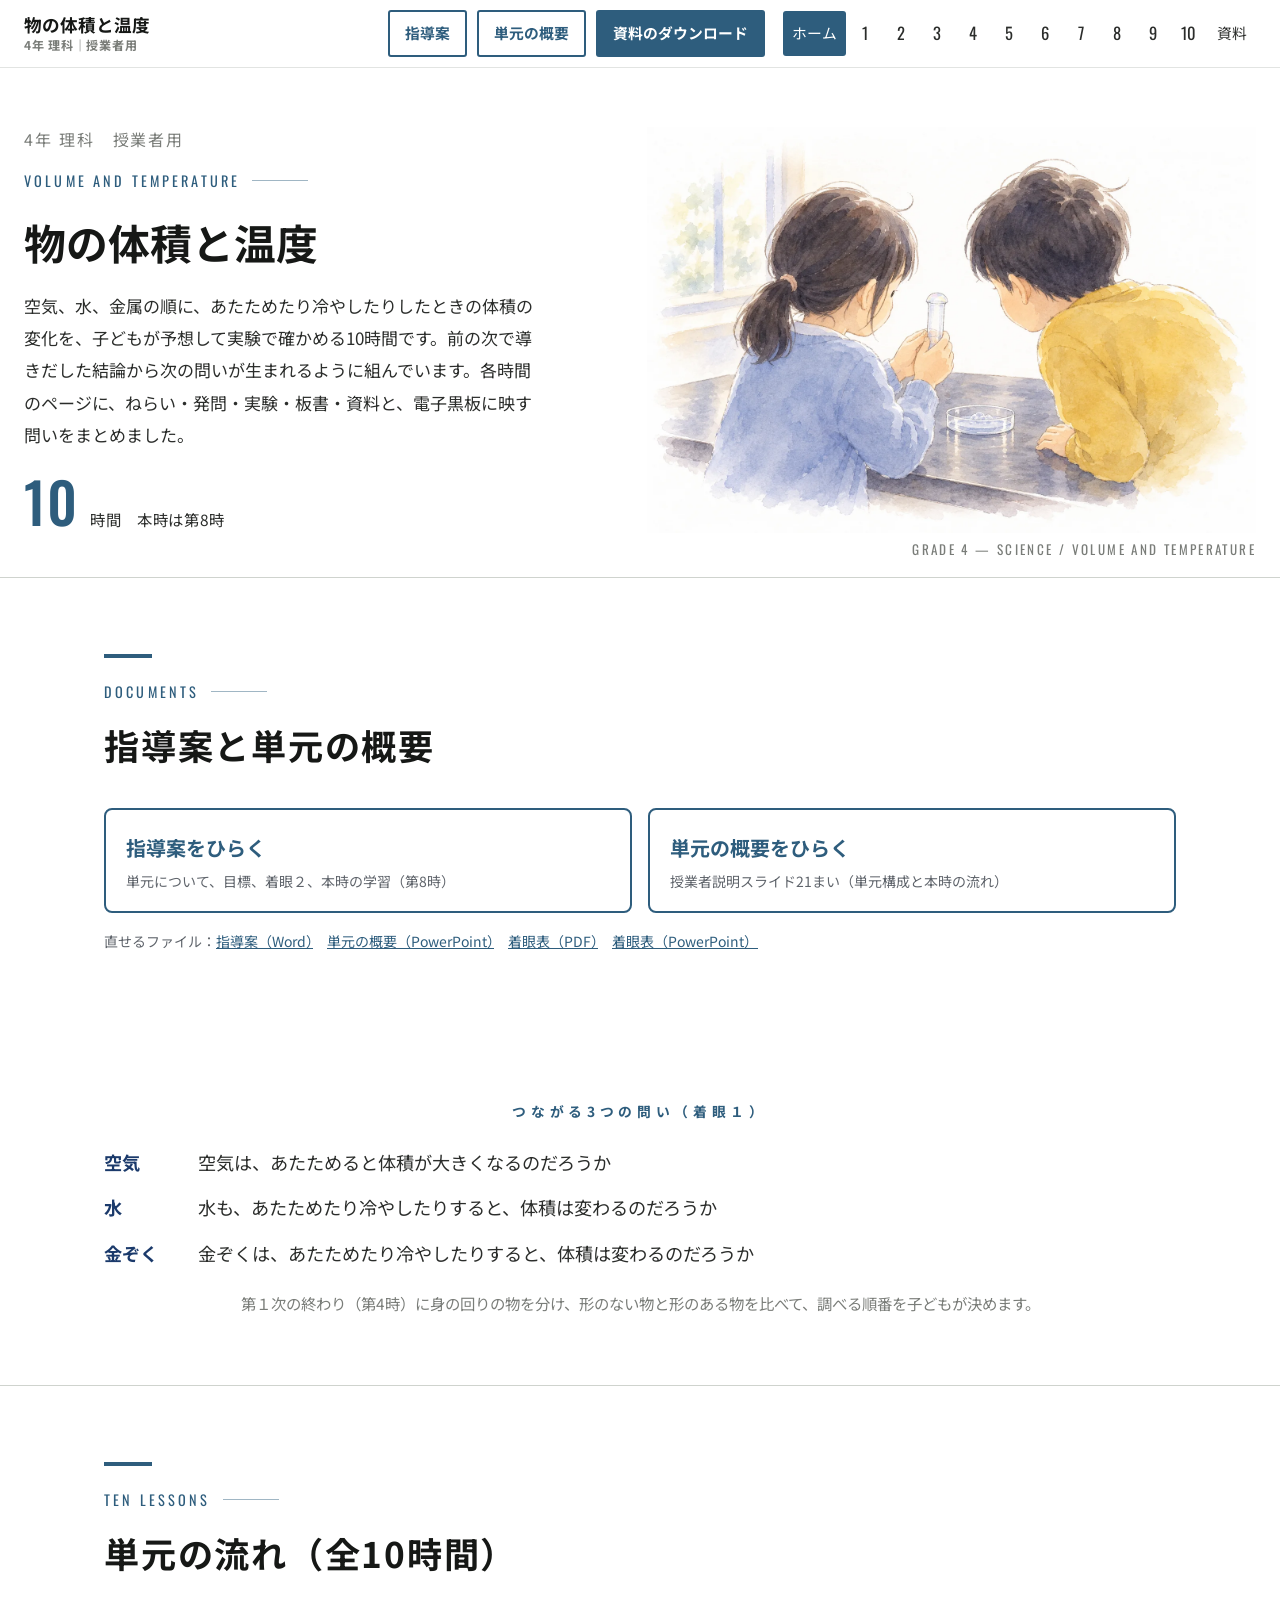
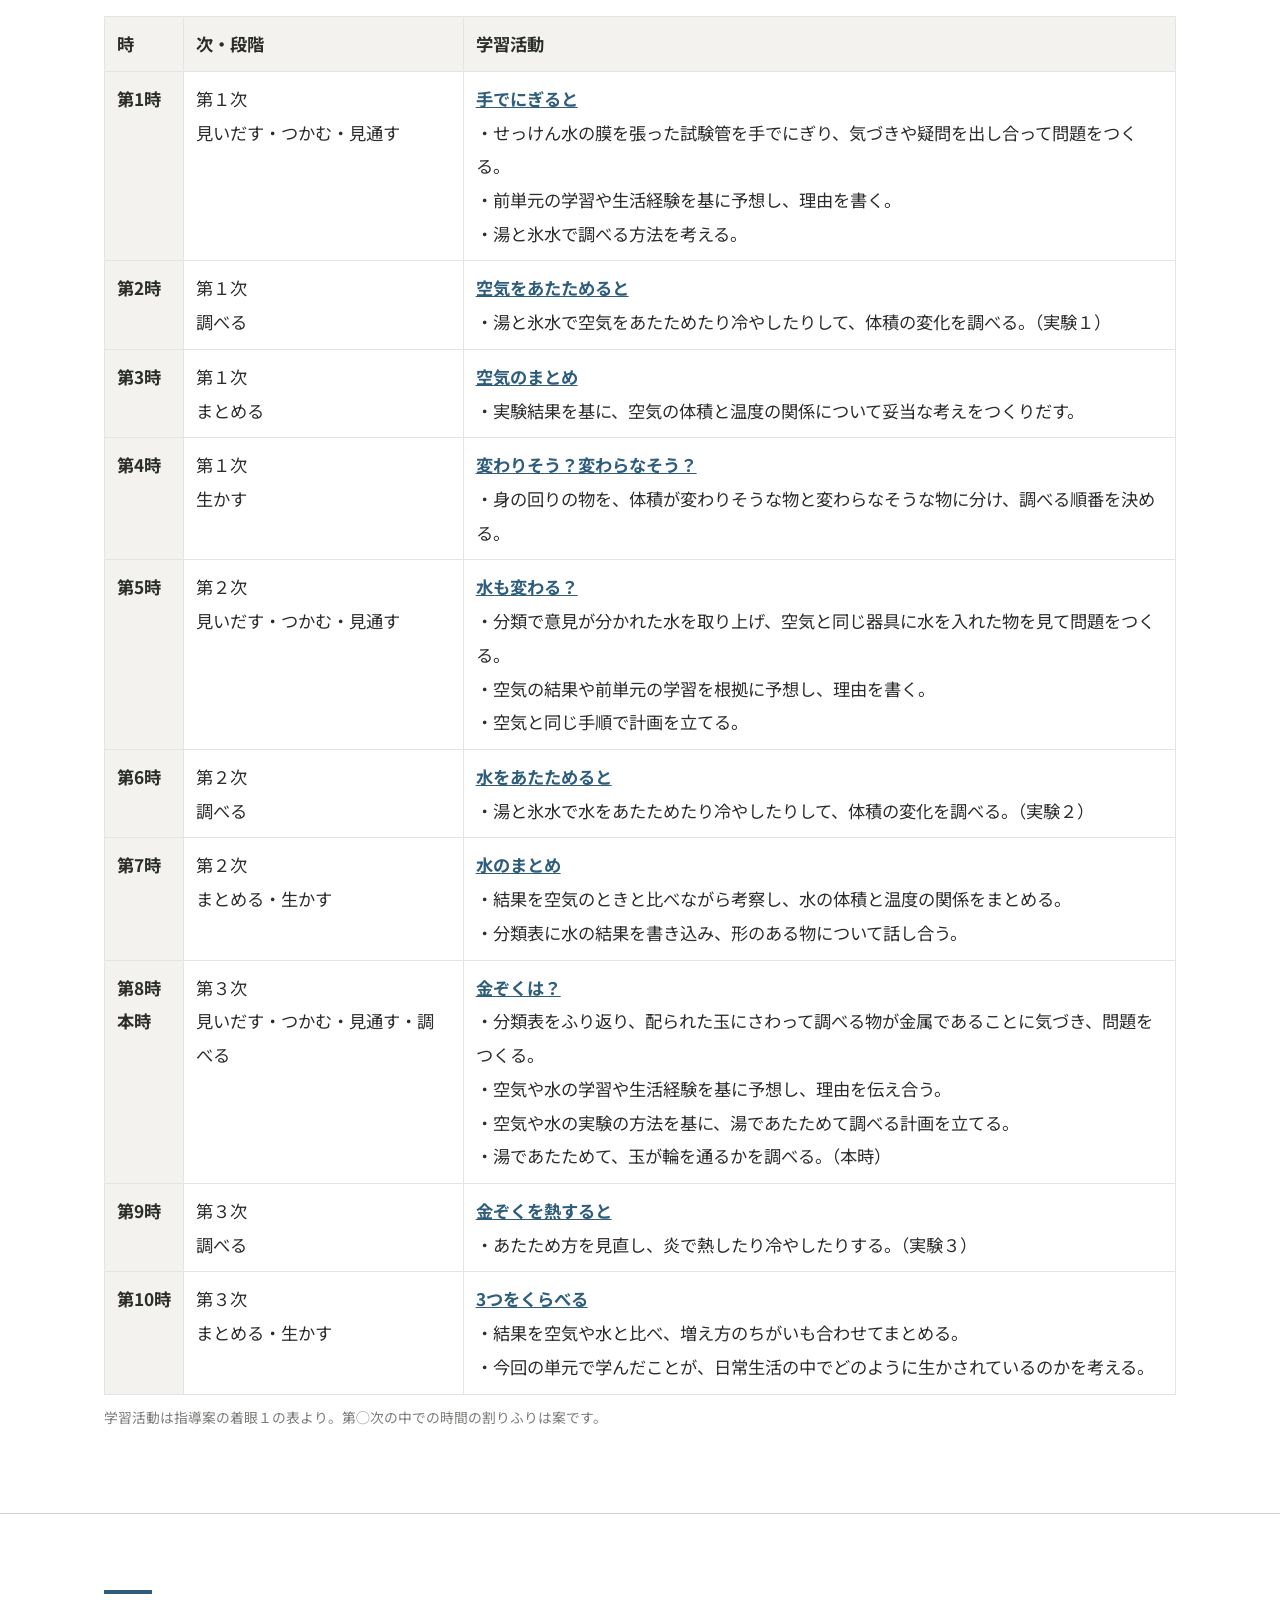
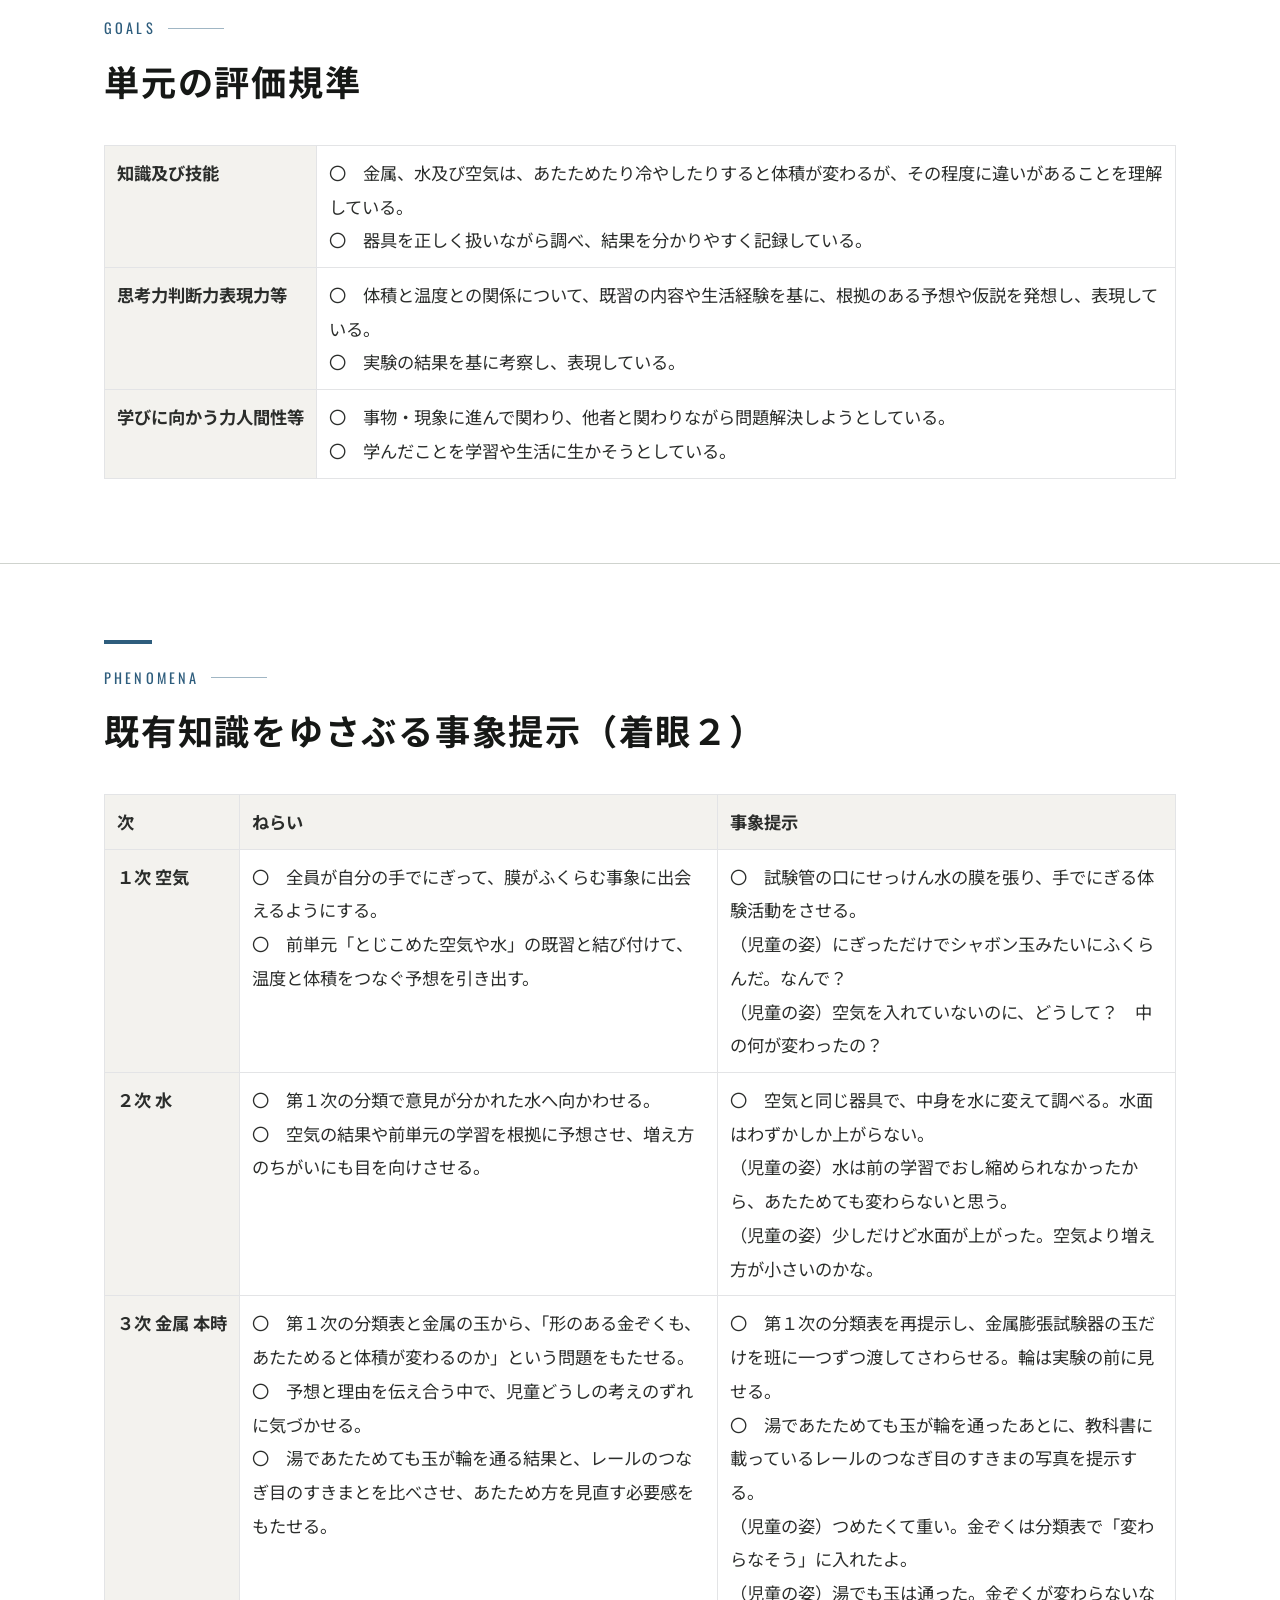
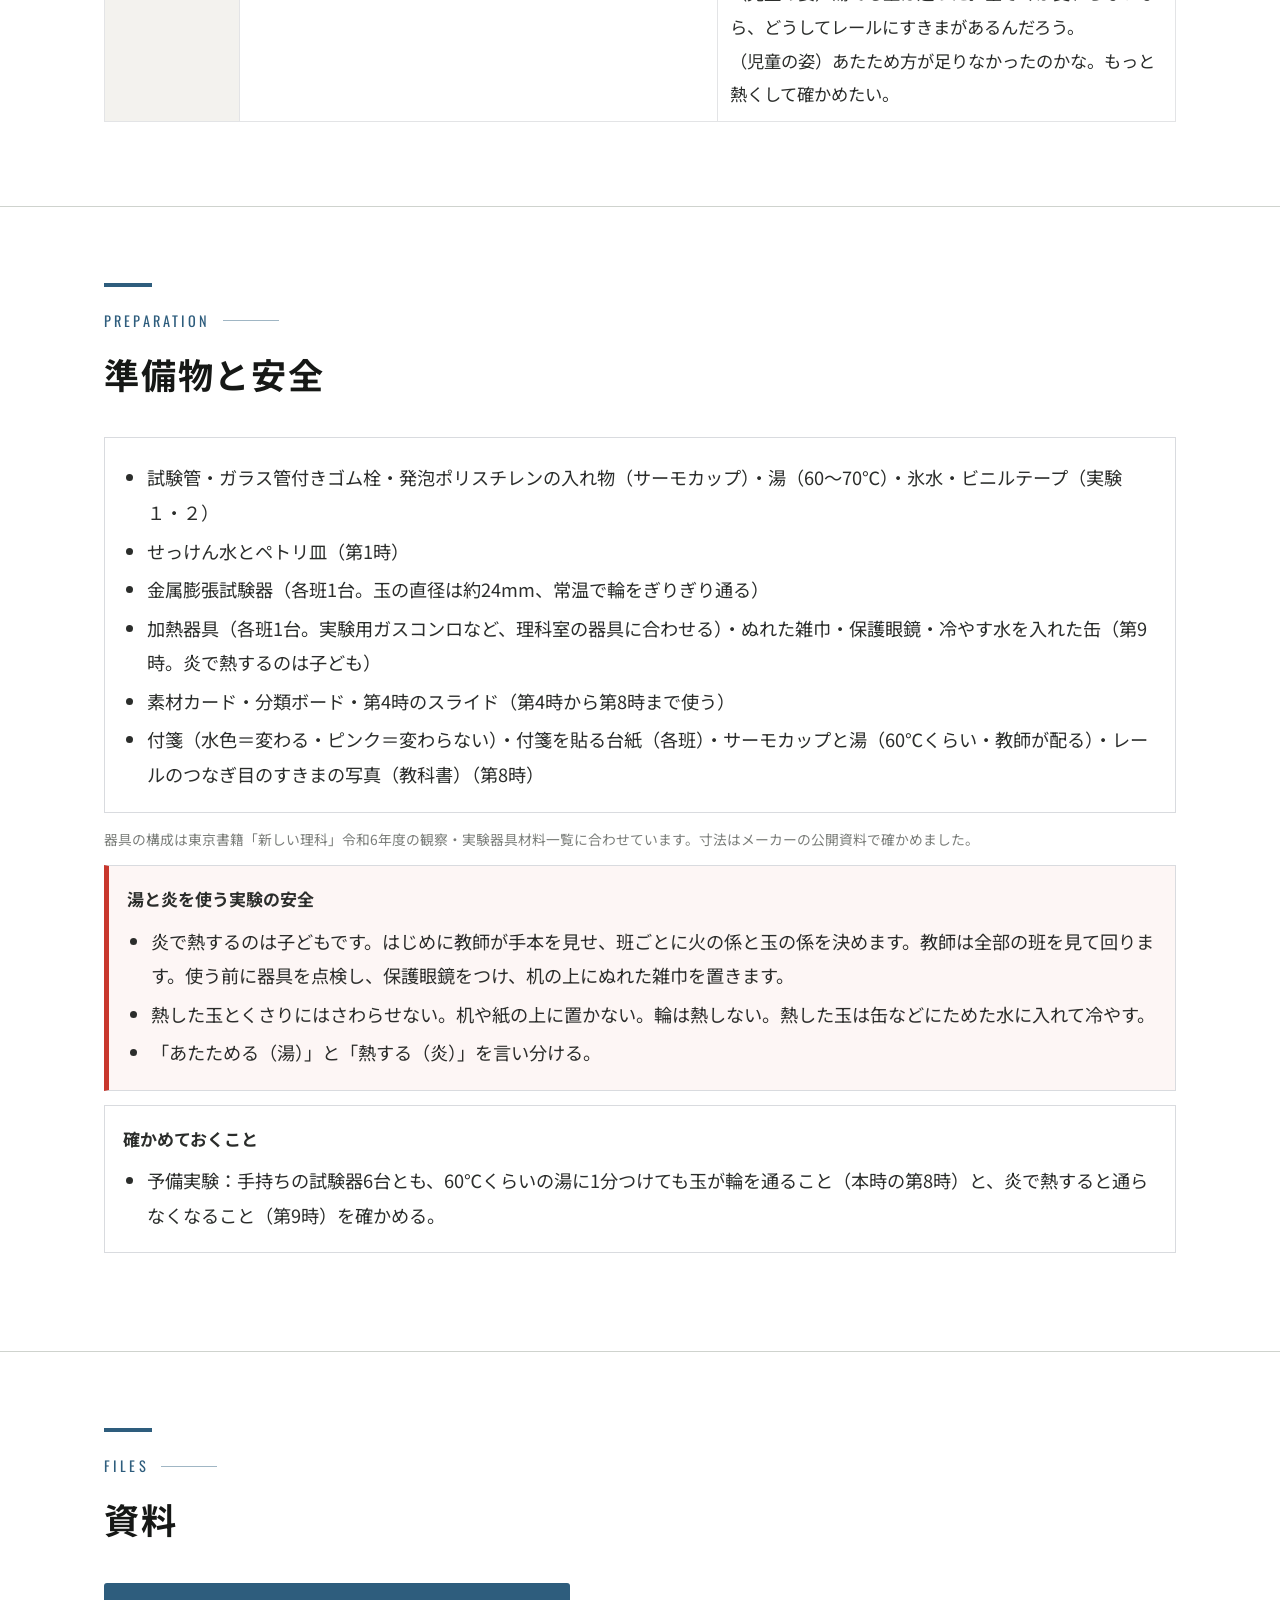
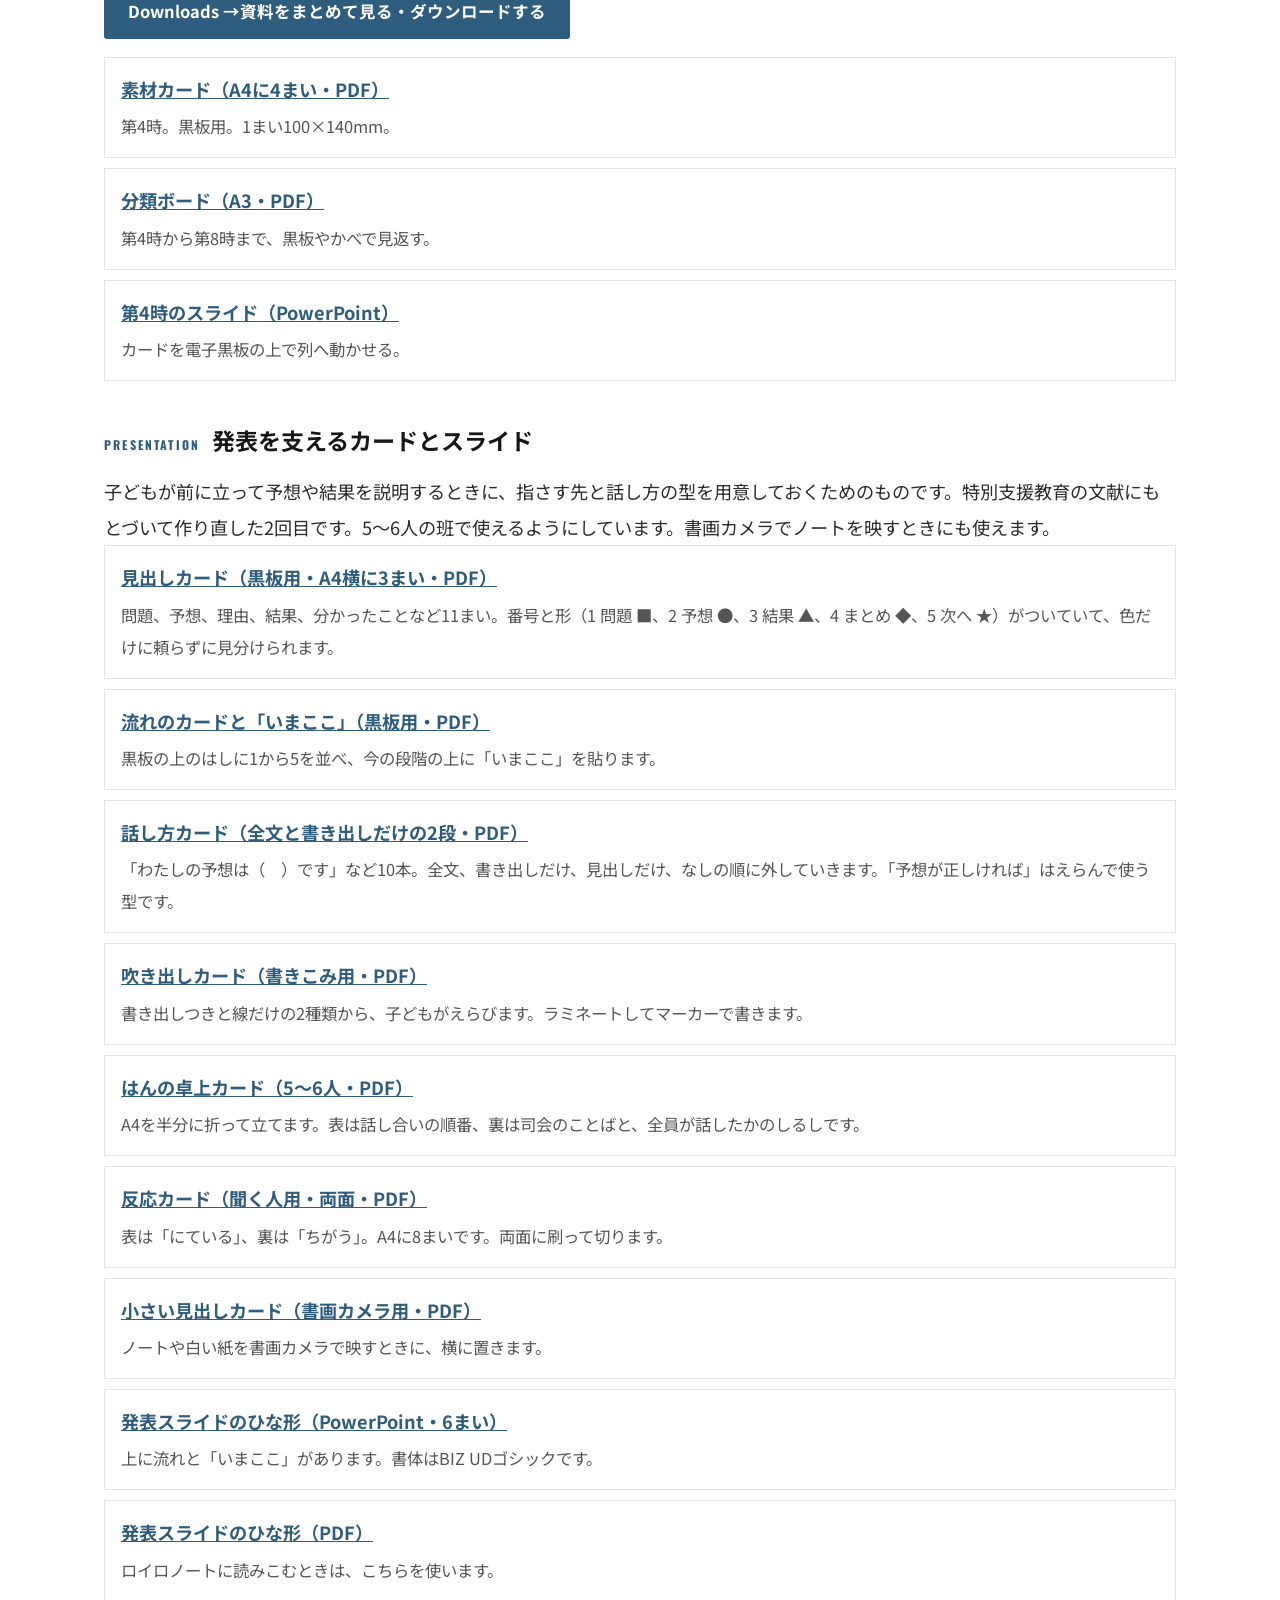
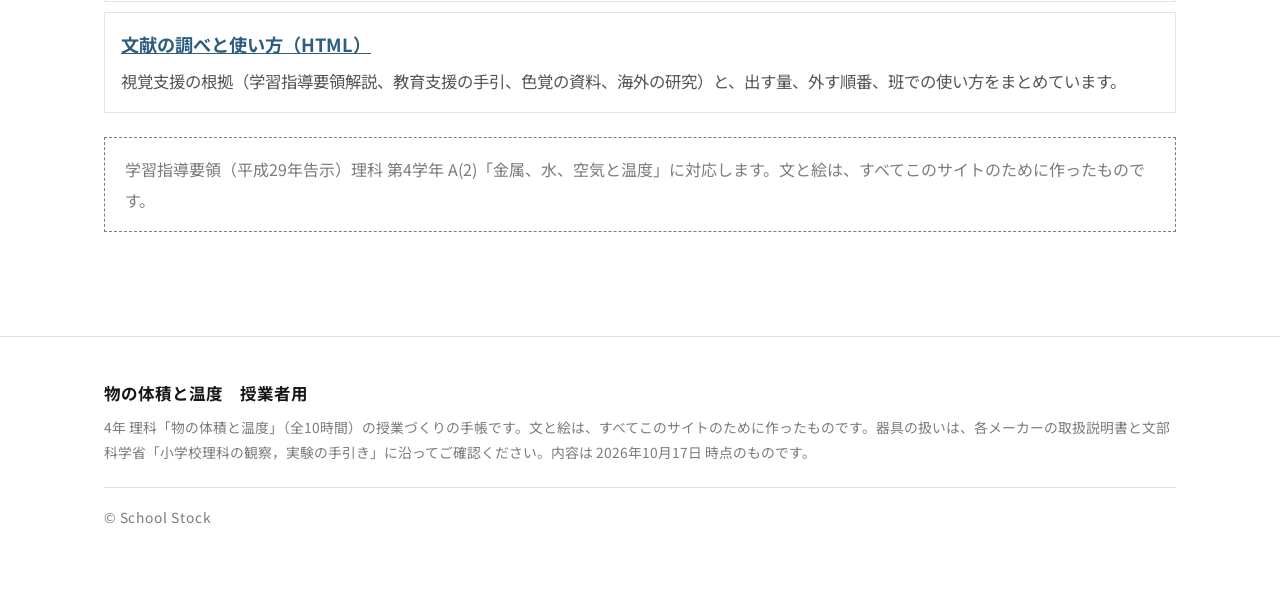
<file: index.html>
<!DOCTYPE html>
<html lang="ja">
<head>
<meta charset="UTF-8">
<meta name="viewport" content="width=device-width, initial-scale=1.0">
<title>物の体積と温度｜4年 理科 授業者用</title>
<meta name="description" content="小学4年 理科「物の体積と温度」（全10時間）の授業者用サイト。各時間のねらい・発問・実験・板書・資料と、電子黒板に映す問い。">
<meta name="robots" content="noindex">
<link rel="canonical" href="https://a-tozak.github.io/taiseki-to-ondo/">
<meta property="og:type" content="website">
<meta property="og:locale" content="ja_JP">
<meta property="og:site_name" content="物の体積と温度　授業者用">
<meta property="og:title" content="物の体積と温度｜4年 理科 授業者用">
<meta property="og:description" content="小学4年 理科「物の体積と温度」（全10時間）の授業者用サイト。各時間のねらい・発問・実験・板書・資料と、電子黒板に映す問い。">
<meta property="og:url" content="https://a-tozak.github.io/taiseki-to-ondo/">
<meta property="og:image" content="https://a-tozak.github.io/taiseki-to-ondo/assets/og.png">
<meta name="twitter:card" content="summary_large_image">
<link rel="preconnect" href="https://fonts.googleapis.com">
<link rel="preconnect" href="https://fonts.gstatic.com" crossorigin>
<link href="https://fonts.googleapis.com/css2?family=Noto+Sans+JP:wght@400;500;700;900&family=Oswald:wght@400;500&display=swap" rel="stylesheet">
<link rel="stylesheet" href="assets/site.css?v=20261017230706">
</head>
<body>
<header class="site-header"><div class="header-inner">
<a class="brand" href="index.html"><span class="brand-main">物の体積と温度</span><small>4年 理科｜授業者用</small></a>
<div class="header-right"><a class="head-dl head-doc" href="assets/files/shidoan.pdf" target="_blank" rel="noopener">指導案</a><a class="head-dl head-doc" href="assets/files/jugyosha_slide.pdf" target="_blank" rel="noopener"><span class="dl-long">単元の概要</span><span class="dl-short">概要</span></a><a class="head-dl" href="shiryo.html"><span class="dl-long">資料のダウンロード</span><span class="dl-short">資料</span></a><button class="nav-toggle" aria-label="メニュー" aria-expanded="false">メニュー</button></div>
<nav class="gnav"><ul><li><a href="index.html" aria-current="page">ホーム</a></li><li><a href="h01.html" class="num">1</a></li><li><a href="h02.html" class="num">2</a></li><li><a href="h03.html" class="num">3</a></li><li><a href="h04.html" class="num">4</a></li><li><a href="h05.html" class="num">5</a></li><li><a href="h06.html" class="num">6</a></li><li><a href="h07.html" class="num">7</a></li><li><a href="h08.html" class="num">8</a></li><li><a href="h09.html" class="num">9</a></li><li><a href="h10.html" class="num">10</a></li><li><a href="shiryo.html">資料</a></li></ul></nav>
</div></header>
<div class="hero"><div class="hero-inner">
<div class="hero-text"><p class="hero-era">4年 理科　授業者用</p><p class="eyebrow">Volume and temperature</p>
<h1 class="ja-phrase">物の体積と温度</h1>
<p class="lede">空気、水、金属の順に、あたためたり冷やしたりしたときの体積の変化を、子どもが予想して実験で確かめる10時間です。前の次で導きだした結論から次の問いが生まれるように組んでいます。各時間のページに、ねらい・発問・実験・板書・資料と、電子黒板に映す問いをまとめました。</p>
<p class="hero-day"><b>10</b><span>時間　本時は第8時</span></p></div>
<div class="hero-art"><img src="assets/img/wc_top.webp" alt="理科室で試験管をにぎってせっけん水のまくを見ている二人の子どもの水彩"></div>
<p class="hero-en">Grade 4 — Science / Volume and temperature</p>
</div></div>
<section class="block" id="docs"><div class="wrap"><div class="sec-head"><div class="sec-head-text"><p class="eyebrow">Documents</p><h2 class="ja-phrase">指導案と単元の概要</h2></div></div><div class="docbtns"><a class="big" href="assets/files/shidoan.pdf" target="_blank" rel="noopener"><b>指導案をひらく</b><span>単元について、目標、着眼２、本時の学習（第8時）</span></a><a class="big" href="assets/files/jugyosha_slide.pdf" target="_blank" rel="noopener"><b>単元の概要をひらく</b><span>授業者説明スライド21まい（単元構成と本時の流れ）</span></a></div><p class="docsub">直せるファイル：<a href="assets/files/shidoan.docx" download>指導案（Word）</a>　<a href="assets/files/jugyosha_slide.pptx" download>単元の概要（PowerPoint）</a>　<a href="assets/files/chakugan.pdf" target="_blank" rel="noopener">着眼表（PDF）</a>　<a href="assets/files/chakugan.pptx" download>着眼表（PowerPoint）</a></p></div></section>
<section class="theme-band"><div class="wrap"><p class="tb-label">つながる3つの問い（着眼１）</p><ul class="toi3"><li><span class=who>空気</span><span>空気は、あたためると体積が大きくなるのだろうか</span></li><li><span class=who>水</span><span>水も、あたためたり冷やしたりすると、体積は変わるのだろうか</span></li><li><span class=who>金ぞく</span><span>金ぞくは、あたためたり冷やしたりすると、体積は変わるのだろうか</span></li></ul><p class="tb-sub">第１次の終わり（第4時）に身の回りの物を分け、形のない物と形のある物を比べて、調べる順番を子どもが決めます。</p></div></section>
<section class="block" id="nagare"><div class="wrap"><div class="sec-head"><div class="sec-head-text"><p class="eyebrow">Ten lessons</p><h2 class="ja-phrase">単元の流れ（全10時間）</h2></div></div><div class="tblwrap"><table class="ltable"><tr><th>時</th><th>次・段階</th><th>学習活動</th></tr><tr><th>第1時</th><td>第１次<br>見いだす・つかむ・見通す</td><td><a href="h01.html">手でにぎると</a><br>・せっけん水の膜を張った試験管を手でにぎり、気づきや疑問を出し合って問題をつくる。<br>・前単元の学習や生活経験を基に予想し、理由を書く。<br>・湯と氷水で調べる方法を考える。</td></tr><tr><th>第2時</th><td>第１次<br>調べる</td><td><a href="h02.html">空気をあたためると</a><br>・湯と氷水で空気をあたためたり冷やしたりして、体積の変化を調べる。（実験１）</td></tr><tr><th>第3時</th><td>第１次<br>まとめる</td><td><a href="h03.html">空気のまとめ</a><br>・実験結果を基に、空気の体積と温度の関係について妥当な考えをつくりだす。</td></tr><tr><th>第4時</th><td>第１次<br>生かす</td><td><a href="h04.html">変わりそう？変わらなそう？</a><br>・身の回りの物を、体積が変わりそうな物と変わらなそうな物に分け、調べる順番を決める。</td></tr><tr><th>第5時</th><td>第２次<br>見いだす・つかむ・見通す</td><td><a href="h05.html">水も変わる？</a><br>・分類で意見が分かれた水を取り上げ、空気と同じ器具に水を入れた物を見て問題をつくる。<br>・空気の結果や前単元の学習を根拠に予想し、理由を書く。<br>・空気と同じ手順で計画を立てる。</td></tr><tr><th>第6時</th><td>第２次<br>調べる</td><td><a href="h06.html">水をあたためると</a><br>・湯と氷水で水をあたためたり冷やしたりして、体積の変化を調べる。（実験２）</td></tr><tr><th>第7時</th><td>第２次<br>まとめる・生かす</td><td><a href="h07.html">水のまとめ</a><br>・結果を空気のときと比べながら考察し、水の体積と温度の関係をまとめる。<br>・分類表に水の結果を書き込み、形のある物について話し合う。</td></tr><tr><th>第8時<br><b>本時</b></th><td>第３次<br>見いだす・つかむ・見通す・調べる</td><td><a href="h08.html">金ぞくは？</a><br>・分類表をふり返り、配られた玉にさわって調べる物が金属であることに気づき、問題をつくる。<br>・空気や水の学習や生活経験を基に予想し、理由を伝え合う。<br>・空気や水の実験の方法を基に、湯であたためて調べる計画を立てる。<br>・湯であたためて、玉が輪を通るかを調べる。（本時）</td></tr><tr><th>第9時</th><td>第３次<br>調べる</td><td><a href="h09.html">金ぞくを熱すると</a><br>・あたため方を見直し、炎で熱したり冷やしたりする。（実験３）</td></tr><tr><th>第10時</th><td>第３次<br>まとめる・生かす</td><td><a href="h10.html">3つをくらべる</a><br>・結果を空気や水と比べ、増え方のちがいも合わせてまとめる。<br>・今回の単元で学んだことが、日常生活の中でどのように生かされているのかを考える。</td></tr></table></div><p class="src">学習活動は指導案の着眼１の表より。第◯次の中での時間の割りふりは案です。</p></div></section>
<section class="block" id="mokuhyo"><div class="wrap"><div class="sec-head"><div class="sec-head-text"><p class="eyebrow">Goals</p><h2 class="ja-phrase">単元の評価規準</h2></div></div><div class="tblwrap"><table class="ltable"><tr><th>知識及び技能</th><td>〇　金属、水及び空気は、あたためたり冷やしたりすると体積が変わるが、その程度に違いがあることを理解している。<br>〇　器具を正しく扱いながら調べ、結果を分かりやすく記録している。</td></tr><tr><th>思考力判断力表現力等</th><td>〇　体積と温度との関係について、既習の内容や生活経験を基に、根拠のある予想や仮説を発想し、表現している。<br>〇　実験の結果を基に考察し、表現している。</td></tr><tr><th>学びに向かう力人間性等</th><td>〇　事物・現象に進んで関わり、他者と関わりながら問題解決しようとしている。<br>〇　学んだことを学習や生活に生かそうとしている。</td></tr></table></div></div></section>
<section class="block" id="jisho"><div class="wrap"><div class="sec-head"><div class="sec-head-text"><p class="eyebrow">Phenomena</p><h2 class="ja-phrase">既有知識をゆさぶる事象提示（着眼２）</h2></div></div><div class="tblwrap"><table class="ltable"><tr><th>次</th><th>ねらい</th><th>事象提示</th></tr><tr><th>１次 空気</th><td>〇　全員が自分の手でにぎって、膜がふくらむ事象に出会えるようにする。<br>〇　前単元「とじこめた空気や水」の既習と結び付けて、温度と体積をつなぐ予想を引き出す。</td><td>〇　試験管の口にせっけん水の膜を張り、手でにぎる体験活動をさせる。<br>（児童の姿）にぎっただけでシャボン玉みたいにふくらんだ。なんで？<br>（児童の姿）空気を入れていないのに、どうして？　中の何が変わったの？</td></tr><tr><th>２次 水</th><td>〇　第１次の分類で意見が分かれた水へ向かわせる。<br>〇　空気の結果や前単元の学習を根拠に予想させ、増え方のちがいにも目を向けさせる。</td><td>〇　空気と同じ器具で、中身を水に変えて調べる。水面はわずかしか上がらない。<br>（児童の姿）水は前の学習でおし縮められなかったから、あたためても変わらないと思う。<br>（児童の姿）少しだけど水面が上がった。空気より増え方が小さいのかな。</td></tr><tr><th>３次 金属 本時</th><td>〇　第１次の分類表と金属の玉から、「形のある金ぞくも、あたためると体積が変わるのか」という問題をもたせる。<br>〇　予想と理由を伝え合う中で、児童どうしの考えのずれに気づかせる。<br>〇　湯であたためても玉が輪を通る結果と、レールのつなぎ目のすきまとを比べさせ、あたため方を見直す必要感をもたせる。</td><td>〇　第１次の分類表を再提示し、金属膨張試験器の玉だけを班に一つずつ渡してさわらせる。輪は実験の前に見せる。<br>〇　湯であたためても玉が輪を通ったあとに、教科書に載っているレールのつなぎ目のすきまの写真を提示する。<br>（児童の姿）つめたくて重い。金ぞくは分類表で「変わらなそう」に入れたよ。<br>（児童の姿）湯でも玉は通った。金ぞくが変わらないなら、どうしてレールにすきまがあるんだろう。<br>（児童の姿）あたため方が足りなかったのかな。もっと熱くして確かめたい。</td></tr></table></div></div></section>
<section class="block" id="junbi"><div class="wrap"><div class="sec-head"><div class="sec-head-text"><p class="eyebrow">Preparation</p><h2 class="ja-phrase">準備物と安全</h2></div></div><div class="box"><ul class="tlist"><li>試験管・ガラス管付きゴム栓・発泡ポリスチレンの入れ物（サーモカップ）・湯（60〜70℃）・氷水・ビニルテープ（実験１・２）</li><li>せっけん水とペトリ皿（第1時）</li><li>金属膨張試験器（各班1台。玉の直径は約24mm、常温で輪をぎりぎり通る）</li><li>加熱器具（各班1台。実験用ガスコンロなど、理科室の器具に合わせる）・ぬれた雑巾・保護眼鏡・冷やす水を入れた缶（第9時。炎で熱するのは子ども）</li><li>素材カード・分類ボード・第4時のスライド（第4時から第8時まで使う）</li><li>付箋（水色＝変わる・ピンク＝変わらない）・付箋を貼る台紙（各班）・サーモカップと湯（60℃くらい・教師が配る）・レールのつなぎ目のすきまの写真（教科書）（第8時）</li></ul></div><p class="src">器具の構成は東京書籍「新しい理科」令和6年度の観察・実験器具材料一覧に合わせています。寸法はメーカーの公開資料で確かめました。</p><div class="box warn2"><h3>湯と炎を使う実験の安全</h3><ul class="tlist"><li>炎で熱するのは子どもです。はじめに教師が手本を見せ、班ごとに火の係と玉の係を決めます。教師は全部の班を見て回ります。使う前に器具を点検し、保護眼鏡をつけ、机の上にぬれた雑巾を置きます。</li><li>熱した玉とくさりにはさわらせない。机や紙の上に置かない。輪は熱しない。熱した玉は缶などにためた水に入れて冷やす。</li><li>「あたためる（湯）」と「熱する（炎）」を言い分ける。</li></ul></div><div class="box"><h3>確かめておくこと</h3><ul class="tlist"><li>予備実験：手持ちの試験器6台とも、60℃くらいの湯に1分つけても玉が輪を通ること（本時の第8時）と、炎で熱すると通らなくなること（第9時）を確かめる。</li></ul></div></div></section>
<section class="block" id="files"><div class="wrap"><div class="sec-head"><div class="sec-head-text"><p class="eyebrow">Files</p><h2 class="ja-phrase">資料</h2></div></div><p style="margin:0 0 18px"><a class="btn-main" href="shiryo.html"><span><span class="lbl">Downloads →</span>資料をまとめて見る・ダウンロードする</span></a></p><ul class="files"><li><a href="assets/files/sozai_cards.pdf" download>素材カード（A4に4まい・PDF）</a><p>第4時。黒板用。1まい100×140mm。</p></li><li><a href="assets/files/bunrui_board_a3.pdf" download>分類ボード（A3・PDF）</a><p>第4時から第8時まで、黒板やかべで見返す。</p></li><li><a href="assets/files/slide_dai4ji.pptx" download>第4時のスライド（PowerPoint）</a><p>カードを電子黒板の上で列へ動かせる。</p></li></ul><h3 class="sub"><span class="en">Presentation</span>発表を支えるカードとスライド</h3><p>子どもが前に立って予想や結果を説明するときに、指さす先と話し方の型を用意しておくためのものです。特別支援教育の文献にもとづいて作り直した2回目です。5〜6人の班で使えるようにしています。書画カメラでノートを映すときにも使えます。</p><ul class="files"><li><a href="assets/files/happyo_midashi_cards.pdf" download>見出しカード（黒板用・A4横に3まい・PDF）</a><p>問題、予想、理由、結果、分かったことなど11まい。番号と形（1 問題 ■、2 予想 ●、3 結果 ▲、4 まとめ ◆、5 次へ ★）がついていて、色だけに頼らずに見分けられます。</p></li><li><a href="assets/files/happyo_nagare_cards.pdf" download>流れのカードと「いまここ」（黒板用・PDF）</a><p>黒板の上のはしに1から5を並べ、今の段階の上に「いまここ」を貼ります。</p></li><li><a href="assets/files/happyo_hanashikata_cards.pdf" download>話し方カード（全文と書き出しだけの2段・PDF）</a><p>「わたしの予想は（　）です」など10本。全文、書き出しだけ、見出しだけ、なしの順に外していきます。「予想が正しければ」はえらんで使う型です。</p></li><li><a href="assets/files/happyo_fukidashi_cards.pdf" download>吹き出しカード（書きこみ用・PDF）</a><p>書き出しつきと線だけの2種類から、子どもがえらびます。ラミネートしてマーカーで書きます。</p></li><li><a href="assets/files/happyo_takujo_cards.pdf" download>はんの卓上カード（5〜6人・PDF）</a><p>A4を半分に折って立てます。表は話し合いの順番、裏は司会のことばと、全員が話したかのしるしです。</p></li><li><a href="assets/files/happyo_hannou_cards.pdf" download>反応カード（聞く人用・両面・PDF）</a><p>表は「にている」、裏は「ちがう」。A4に8まいです。両面に刷って切ります。</p></li><li><a href="assets/files/happyo_mini_cards.pdf" download>小さい見出しカード（書画カメラ用・PDF）</a><p>ノートや白い紙を書画カメラで映すときに、横に置きます。</p></li><li><a href="assets/files/happyo_slide_template.pptx" download>発表スライドのひな形（PowerPoint・6まい）</a><p>上に流れと「いまここ」があります。書体はBIZ UDゴシックです。</p></li><li><a href="assets/files/happyo_slide_template.pdf" download>発表スライドのひな形（PDF）</a><p>ロイロノートに読みこむときは、こちらを使います。</p></li><li><a href="assets/files/happyo_bunken.html" download>文献の調べと使い方（HTML）</a><p>視覚支援の根拠（学習指導要領解説、教育支援の手引、色覚の資料、海外の研究）と、出す量、外す順番、班での使い方をまとめています。</p></li></ul><div class="note" style="margin-top:24px">学習指導要領（平成29年告示）理科 第4学年 A(2)「金属、水、空気と温度」に対応します。文と絵は、すべてこのサイトのために作ったものです。</div></div></section>
<footer class="site-footer"><div class="wrap">
<p class="f-name">物の体積と温度　授業者用</p>
<p class="f-sub">4年 理科「物の体積と温度」（全10時間）の授業づくりの手帳です。文と絵は、すべてこのサイトのために作ったものです。器具の扱いは、各メーカーの取扱説明書と文部科学省「小学校理科の観察，実験の手引き」に沿ってご確認ください。内容は 2026年10月17日 時点のものです。</p>
<p class="f-copy">© School Stock</p>
</div></footer>
<div class="proj" id="proj" hidden><button type="button" class="proj-close" aria-label="とじる">とじる</button><div class="proj-body" id="proj-body"></div></div>
<script src="assets/site.js"></script>
</body></html>
</file>
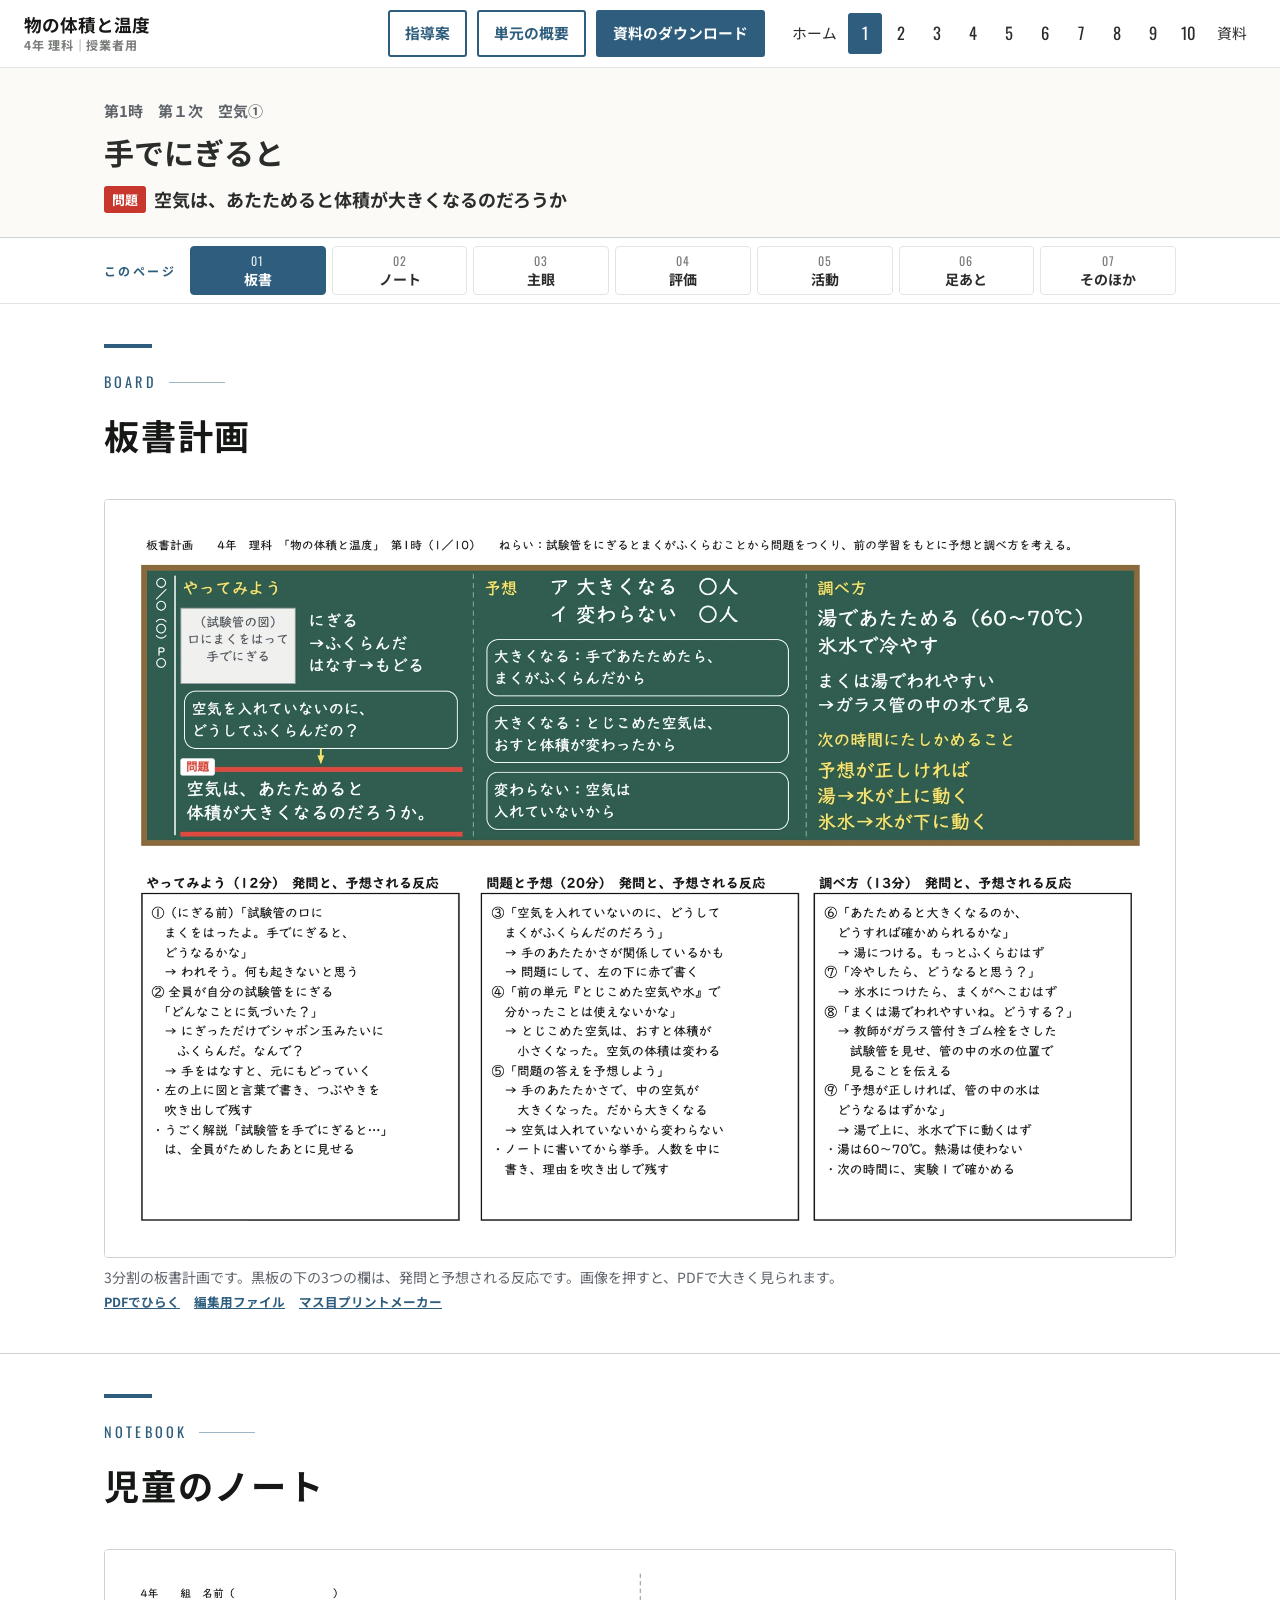
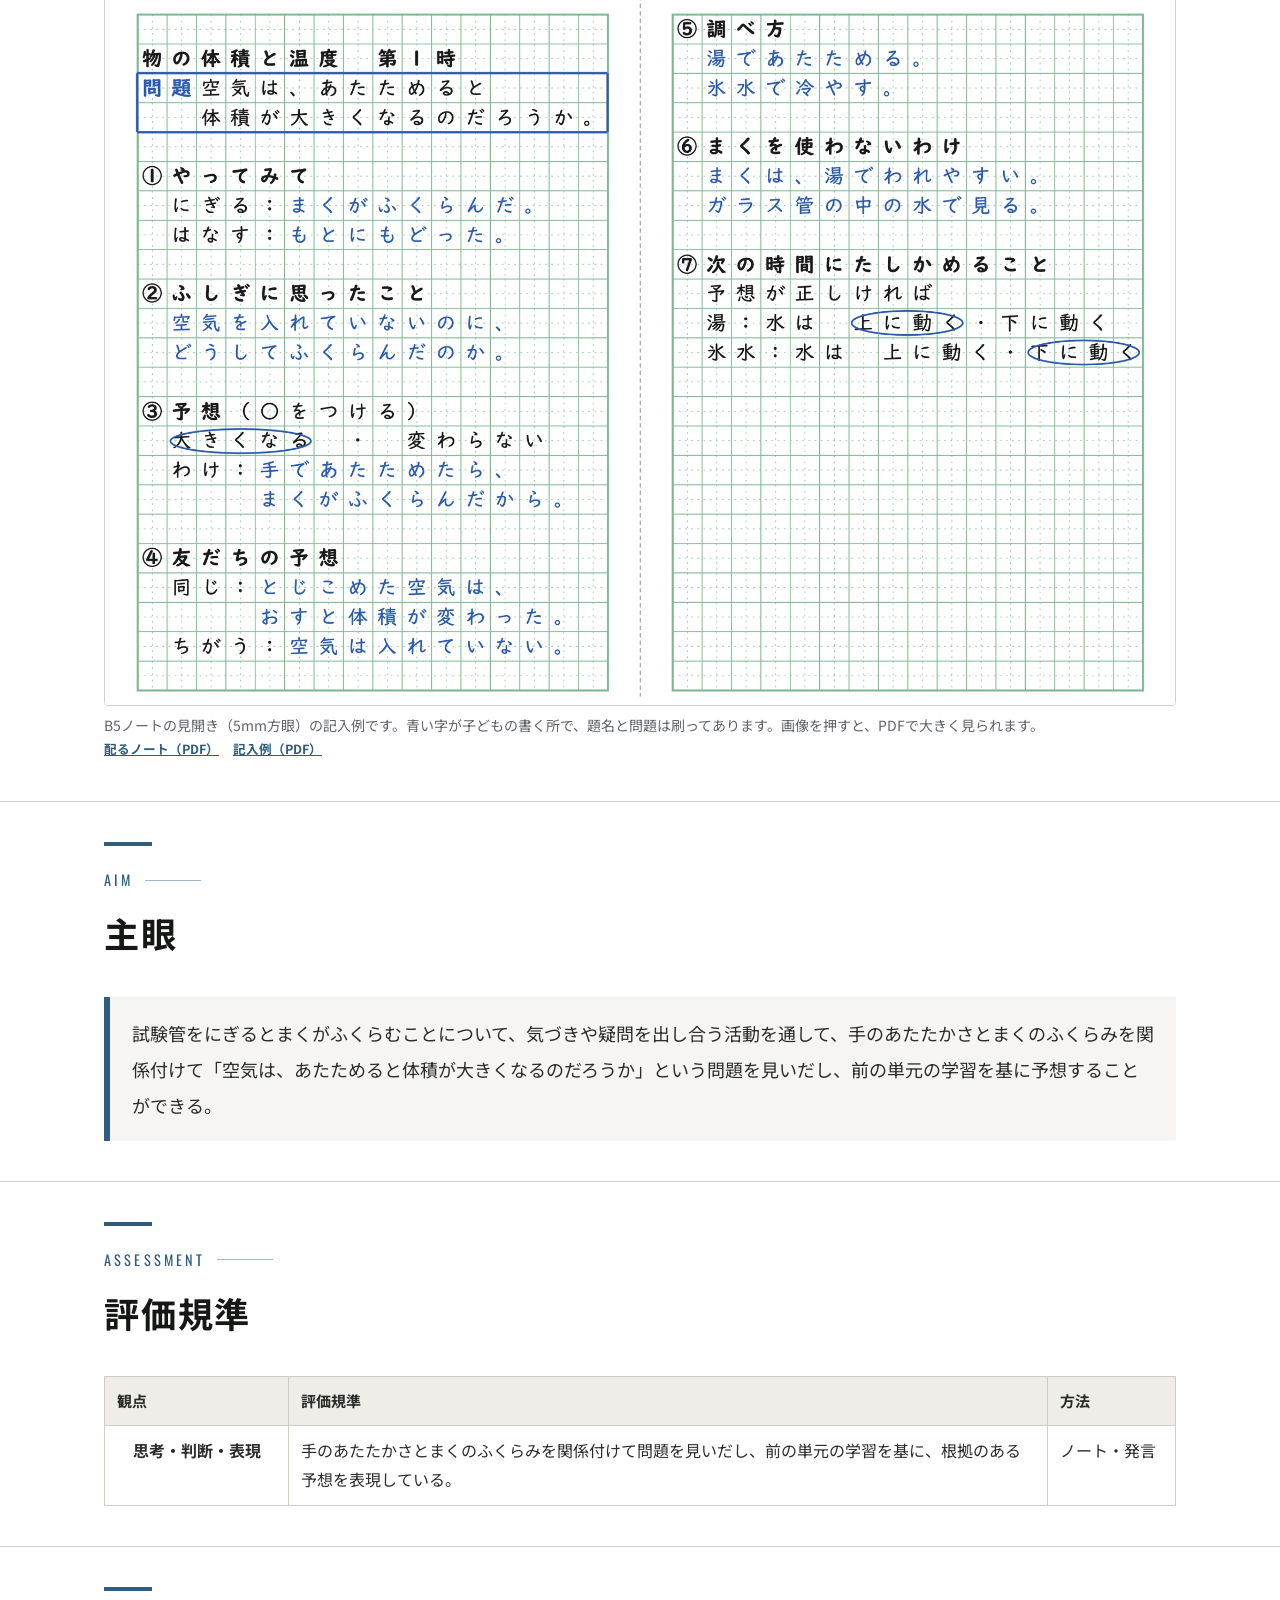
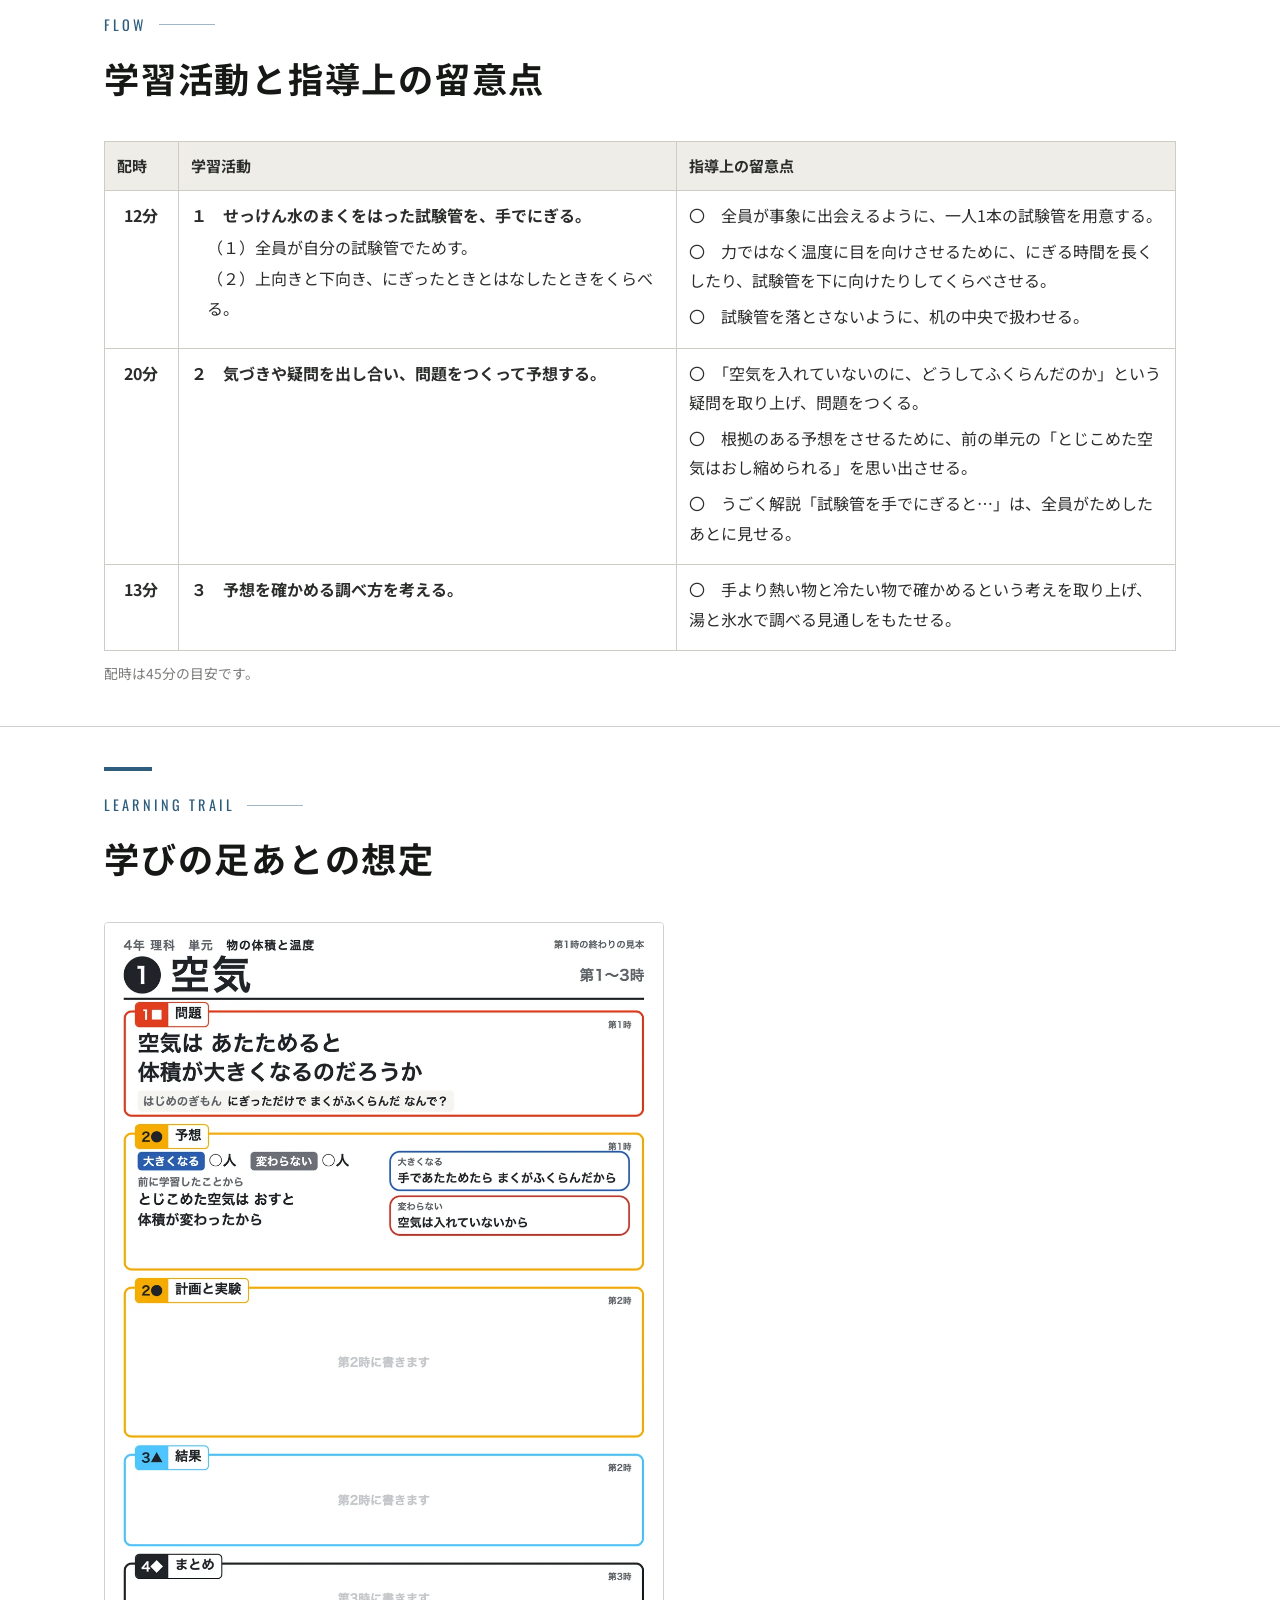
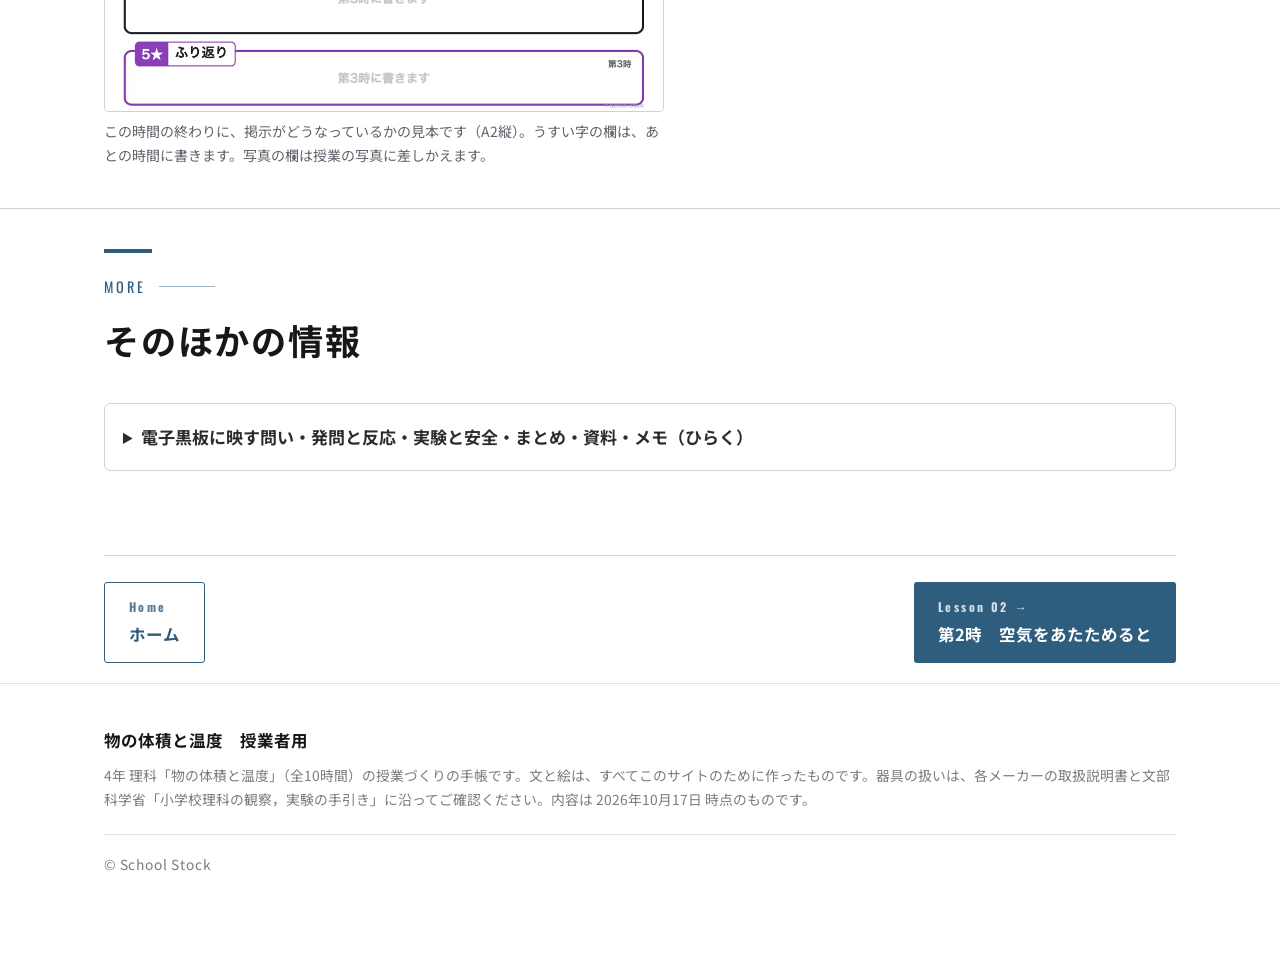
<file: h01.html>
<!DOCTYPE html>
<html lang="ja">
<head>
<meta charset="UTF-8">
<meta name="viewport" content="width=device-width, initial-scale=1.0">
<title>第1時 手でにぎると｜物の体積と温度 授業者用</title>
<meta name="description" content="4年理科「物の体積と温度」第1時の授業者用ページ。空気は、あたためると体積が大きくなるのだろうか">
<meta name="robots" content="noindex">
<link rel="canonical" href="https://a-tozak.github.io/taiseki-to-ondo/h01.html">
<meta property="og:type" content="website">
<meta property="og:locale" content="ja_JP">
<meta property="og:site_name" content="物の体積と温度　授業者用">
<meta property="og:title" content="第1時 手でにぎると｜物の体積と温度 授業者用">
<meta property="og:description" content="4年理科「物の体積と温度」第1時の授業者用ページ。空気は、あたためると体積が大きくなるのだろうか">
<meta property="og:url" content="https://a-tozak.github.io/taiseki-to-ondo/h01.html">
<meta property="og:image" content="https://a-tozak.github.io/taiseki-to-ondo/assets/og.png">
<meta name="twitter:card" content="summary_large_image">
<link rel="preconnect" href="https://fonts.googleapis.com">
<link rel="preconnect" href="https://fonts.gstatic.com" crossorigin>
<link href="https://fonts.googleapis.com/css2?family=Noto+Sans+JP:wght@400;500;700;900&family=Oswald:wght@400;500&display=swap" rel="stylesheet">
<link rel="stylesheet" href="assets/site.css?v=20261017230706">
</head>
<body>
<header class="site-header"><div class="header-inner">
<a class="brand" href="index.html"><span class="brand-main">物の体積と温度</span><small>4年 理科｜授業者用</small></a>
<div class="header-right"><a class="head-dl head-doc" href="assets/files/shidoan.pdf" target="_blank" rel="noopener">指導案</a><a class="head-dl head-doc" href="assets/files/jugyosha_slide.pdf" target="_blank" rel="noopener"><span class="dl-long">単元の概要</span><span class="dl-short">概要</span></a><a class="head-dl" href="shiryo.html"><span class="dl-long">資料のダウンロード</span><span class="dl-short">資料</span></a><button class="nav-toggle" aria-label="メニュー" aria-expanded="false">メニュー</button></div>
<nav class="gnav"><ul><li><a href="index.html">ホーム</a></li><li><a href="h01.html" aria-current="page" class="num">1</a></li><li><a href="h02.html" class="num">2</a></li><li><a href="h03.html" class="num">3</a></li><li><a href="h04.html" class="num">4</a></li><li><a href="h05.html" class="num">5</a></li><li><a href="h06.html" class="num">6</a></li><li><a href="h07.html" class="num">7</a></li><li><a href="h08.html" class="num">8</a></li><li><a href="h09.html" class="num">9</a></li><li><a href="h10.html" class="num">10</a></li><li><a href="shiryo.html">資料</a></li></ul></nav>
</div></header>
<div class="lp-title"><div class="wrap"><p class="no">第1時　第１次　空気①</p><h1>手でにぎると</h1><p class="q"><b>問題</b>空気は、あたためると体積が大きくなるのだろうか</p></div></div>
<nav class="stepnav" aria-label="このページの中身"><div class="wrap"><p class="sn-lab">このページ</p><ol><li><a href="#bansho" data-step="bansho"><span class="n">01</span><span class="t">板書</span></a></li><li><a href="#note" data-step="note"><span class="n">02</span><span class="t">ノート</span></a></li><li><a href="#shugan" data-step="shugan"><span class="n">03</span><span class="t">主眼</span></a></li><li><a href="#hyoka" data-step="hyoka"><span class="n">04</span><span class="t">評価</span></a></li><li><a href="#katsudo" data-step="katsudo"><span class="n">05</span><span class="t">活動</span></a></li><li><a href="#ashiato" data-step="ashiato"><span class="n">06</span><span class="t">足あと</span></a></li><li><a href="#more" data-step="more"><span class="n">07</span><span class="t">そのほか</span></a></li></ol></div></nav><div class="lp-body"><section class="block" id="bansho"><div class="wrap"><div class="sec-head"><div class="sec-head-text"><p class="eyebrow">Board</p><h2 class="ja-phrase">板書計画</h2></div></div><figure class="pimg"><a href="assets/bansho/h01a.pdf" target="_blank" rel="noopener"><img src="assets/bansho/h01a.webp" alt="第1時の板書計画"></a><figcaption>3分割の板書計画です。黒板の下の3つの欄は、発問と予想される反応です。画像を押すと、PDFで大きく見られます。<span class="bdl"><br><a href="assets/bansho/h01a.pdf" target="_blank" rel="noopener">PDFでひらく</a><a href="assets/bansho/h01a.json" download>編集用ファイル</a><a href="https://a-tozak.github.io/School_Stock/tools/masume-print/" target="_blank" rel="noopener">マス目プリントメーカー</a></span></figcaption></figure></div></section>
<section class="block" id="note"><div class="wrap"><div class="sec-head"><div class="sec-head-text"><p class="eyebrow">Notebook</p><h2 class="ja-phrase">児童のノート</h2></div></div><figure class="pimg"><a href="assets/note/h01_note_rei.pdf" target="_blank" rel="noopener"><img src="assets/note/h01_note_rei.webp" alt="第1時のノートの記入例" loading="lazy"></a><figcaption>B5ノートの見開き（5mm方眼）の記入例です。青い字が子どもの書く所で、題名と問題は刷ってあります。画像を押すと、PDFで大きく見られます。<span class="bdl"><br><a href="assets/note/h01_note.pdf" target="_blank" rel="noopener">配るノート（PDF）</a><a href="assets/note/h01_note_rei.pdf" target="_blank" rel="noopener">記入例（PDF）</a></span></figcaption></figure></div></section>
<section class="block" id="shugan"><div class="wrap"><div class="sec-head"><div class="sec-head-text"><p class="eyebrow">Aim</p><h2 class="ja-phrase">主眼</h2></div></div><p class="shugan">試験管をにぎるとまくがふくらむことについて、気づきや疑問を出し合う活動を通して、手のあたたかさとまくのふくらみを関係付けて「空気は、あたためると体積が大きくなるのだろうか」という問題を見いだし、前の単元の学習を基に予想することができる。</p></div></section>
<section class="block" id="hyoka"><div class="wrap"><div class="sec-head"><div class="sec-head-text"><p class="eyebrow">Assessment</p><h2 class="ja-phrase">評価規準</h2></div></div><table class="htable"><colgroup><col class="k"><col><col class="m"></colgroup><thead><tr><th>観点</th><th>評価規準</th><th>方法</th></tr></thead><tbody><tr><th>思考・判断・表現</th><td>手のあたたかさとまくのふくらみを関係付けて問題を見いだし、前の単元の学習を基に、根拠のある予想を表現している。</td><td>ノート・発言</td></tr></tbody></table></div></section>
<section class="block" id="katsudo"><div class="wrap"><div class="sec-head"><div class="sec-head-text"><p class="eyebrow">Flow</p><h2 class="ja-phrase">学習活動と指導上の留意点</h2></div></div><table class="atable"><colgroup><col class="t"><col><col></colgroup><thead><tr><th>配時</th><th>学習活動</th><th>指導上の留意点</th></tr></thead><tbody><tr><td class="t">12分</td><td><p class="act">１　せっけん水のまくをはった試験管を、手でにぎる。</p><p class="sub">（１）全員が自分の試験管でためす。</p><p class="sub">（２）上向きと下向き、にぎったときとはなしたときをくらべる。</p></td><td><p class="nt">〇　全員が事象に出会えるように、一人1本の試験管を用意する。</p><p class="nt">〇　力ではなく温度に目を向けさせるために、にぎる時間を長くしたり、試験管を下に向けたりしてくらべさせる。</p><p class="nt">〇　試験管を落とさないように、机の中央で扱わせる。</p></td></tr><tr><td class="t">20分</td><td><p class="act">２　気づきや疑問を出し合い、問題をつくって予想する。</p></td><td><p class="nt">〇　「空気を入れていないのに、どうしてふくらんだのか」という疑問を取り上げ、問題をつくる。</p><p class="nt">〇　根拠のある予想をさせるために、前の単元の「とじこめた空気はおし縮められる」を思い出させる。</p><p class="nt">〇　うごく解説「試験管を手でにぎると…」は、全員がためしたあとに見せる。</p></td></tr><tr><td class="t">13分</td><td><p class="act">３　予想を確かめる調べ方を考える。</p></td><td><p class="nt">〇　手より熱い物と冷たい物で確かめるという考えを取り上げ、湯と氷水で調べる見通しをもたせる。</p></td></tr></tbody></table><p class="src">配時は45分の目安です。</p></div></section>
<section class="block" id="ashiato"><div class="wrap"><div class="sec-head"><div class="sec-head-text"><p class="eyebrow">Learning trail</p><h2 class="ja-phrase">学びの足あとの想定</h2></div></div><figure class="pimg ashiato"><a href="assets/ashiato/h01.webp" target="_blank" rel="noopener"><img src="assets/ashiato/h01.webp" alt="第1時の終わりの学びの足あと" loading="lazy"></a><figcaption>この時間の終わりに、掲示がどうなっているかの見本です（A2縦）。うすい字の欄は、あとの時間に書きます。写真の欄は授業の写真に差しかえます。</figcaption></figure></div></section>
<section class="block" id="more"><div class="wrap"><div class="sec-head"><div class="sec-head-text"><p class="eyebrow">More</p><h2 class="ja-phrase">そのほかの情報</h2></div></div><details class="more"><summary>電子黒板に映す問い・発問と反応・実験と安全・まとめ・資料・メモ（ひらく）</summary><h3>電子黒板に映す問い</h3><div class="utsusu"><p class="toi">空気は、あたためると<ruby>体積<rt>たいせき</rt></ruby>が大きくなるのだろうか</p><button type="button" class="btn-proj" data-proj="&lt;p class=&quot;plb&quot;&gt;第1時　この時間の問い&lt;/p&gt;&lt;p class=&quot;pt&quot;&gt;空気は、あたためると&lt;ruby&gt;体積&lt;rt&gt;たいせき&lt;/rt&gt;&lt;/ruby&gt;が大きくなるのだろうか&lt;/p&gt;">画面いっぱいに映す</button></div><div class="media"><video src="assets/img/ugoku_01_te_de_nigiru.mp4" poster="assets/img/ugoku_01_poster.webp" controls loop muted playsinline preload="none"></video><p>うごく解説「試験管を手でにぎると…」。答えは出さず「どうしてふくらんだのかな」で止まる。全員が自分の手でためしたあとに見せる。</p></div><h3>おもな発問</h3><ul class="tlist"><li>（にぎる前）試験管の口にまくをはったよ。手でにぎると、どうなるかな。</li><li>空気を入れていないのに、どうしてまくがふくらんだのだろう。</li><li>前の単元「とじこめた空気や水」で分かったことは使えないかな。</li><li>空気がどうなったと考えれば、まくのふくらみを説明できるかな。</li></ul><h3>予想される児童の反応</h3><ul class="tlist"><li>にぎっただけでシャボン玉みたいにふくらんだ。なんで？</li><li>空気を入れていないのに、どうして？　中の何が変わったの？</li><li>手のあたたかさで、中の空気が大きくなったのかもしれない。</li></ul><h3>レッツトライ（全員が自分の手で）</h3><p><b>器具・準備</b></p><ul class="tlist"><li>試験管（各自1本）</li><li>せっけん水を入れたペトリ皿</li><li>雑巾</li></ul><p><b>手順</b></p><ol class="tlist"><li>試験管の口をペトリ皿のせっけん水につけて、まくをはる。</li><li>試験管を手でにぎり、まくのようすを見る。</li><li>手をはなしたときのようすも見る。</li></ol><p><b>結果の見通し</b>　にぎるとまくがふくらみ、手をはなすと元にもどっていく。</p><h3>まとめの例</h3><p>手であたためると、試験管の口のまくがふくらんだ。空気があたためられて、体積が大きくなったのではないかと予想した。湯と氷水を使って確かめる。</p><h3>次の問い</h3><p>空気は、あたためると体積が大きくなるのだろうか（湯と氷水で確かめる）。</p><h3>着眼１の目指す児童の姿（第１次）</h3><p>手のあたたかさと膜のふくらみを関係付け、「空気は、あたためると体積が大きくなるのだろうか」という問題を見いだす。　「空気には体積がある」という既習と関係付け、「あたためられて空気の体積が大きくなったのではないか」という根拠のある予想を発想し、表現している。</p><h3>メモ</h3><ul class="tlist"><li>全員が自分の手でにぎって、膜がふくらむ事象に出会えるようにする（着眼２）。</li></ul></details></div></section>
</div><div class="wrap"><div class="next-nav"><a class="btn-sub" href="index.html"><span><span class="lbl">Home</span>ホーム</span></a><a class="btn-main" href="h02.html"><span><span class="lbl">Lesson 02 →</span>第2時　空気をあたためると</span></a></div></div><footer class="site-footer"><div class="wrap">
<p class="f-name">物の体積と温度　授業者用</p>
<p class="f-sub">4年 理科「物の体積と温度」（全10時間）の授業づくりの手帳です。文と絵は、すべてこのサイトのために作ったものです。器具の扱いは、各メーカーの取扱説明書と文部科学省「小学校理科の観察，実験の手引き」に沿ってご確認ください。内容は 2026年10月17日 時点のものです。</p>
<p class="f-copy">© School Stock</p>
</div></footer>
<div class="proj" id="proj" hidden><button type="button" class="proj-close" aria-label="とじる">とじる</button><div class="proj-body" id="proj-body"></div></div>
<script src="assets/site.js"></script>
</body></html>
</file>
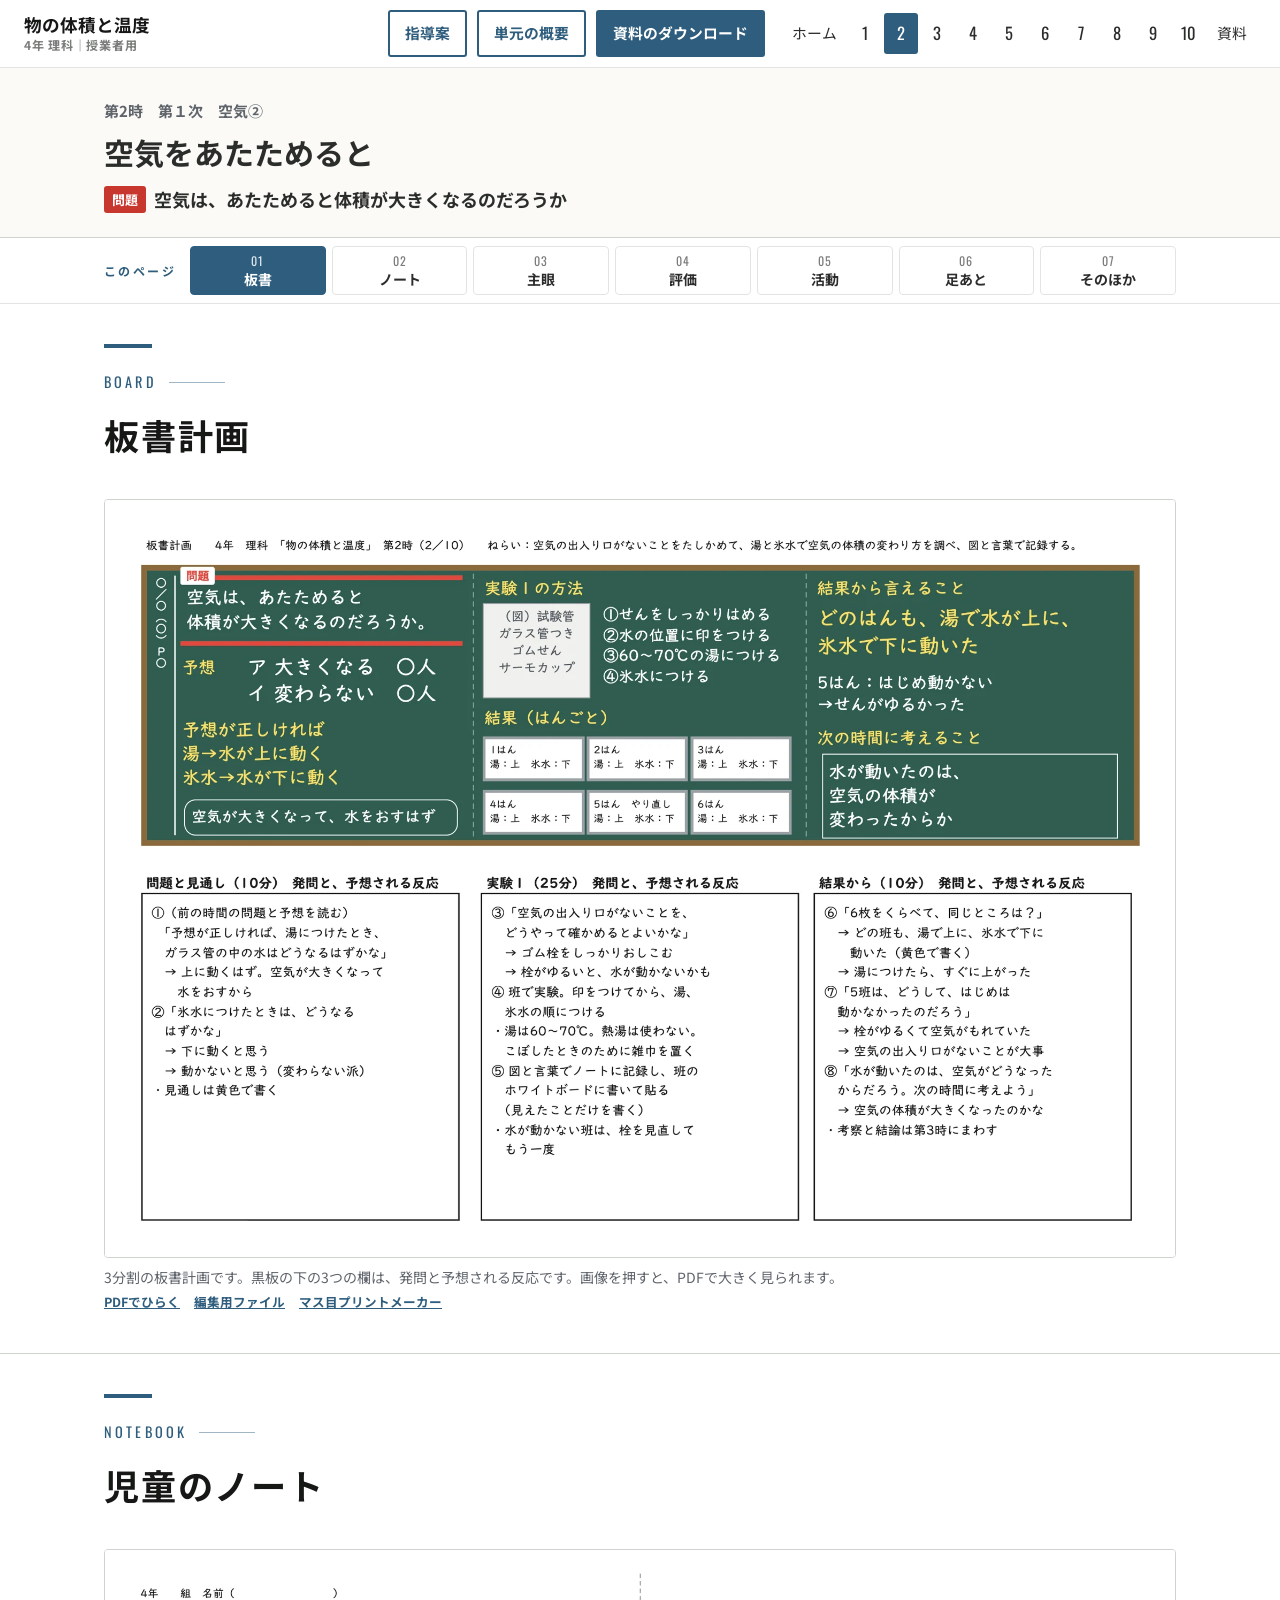
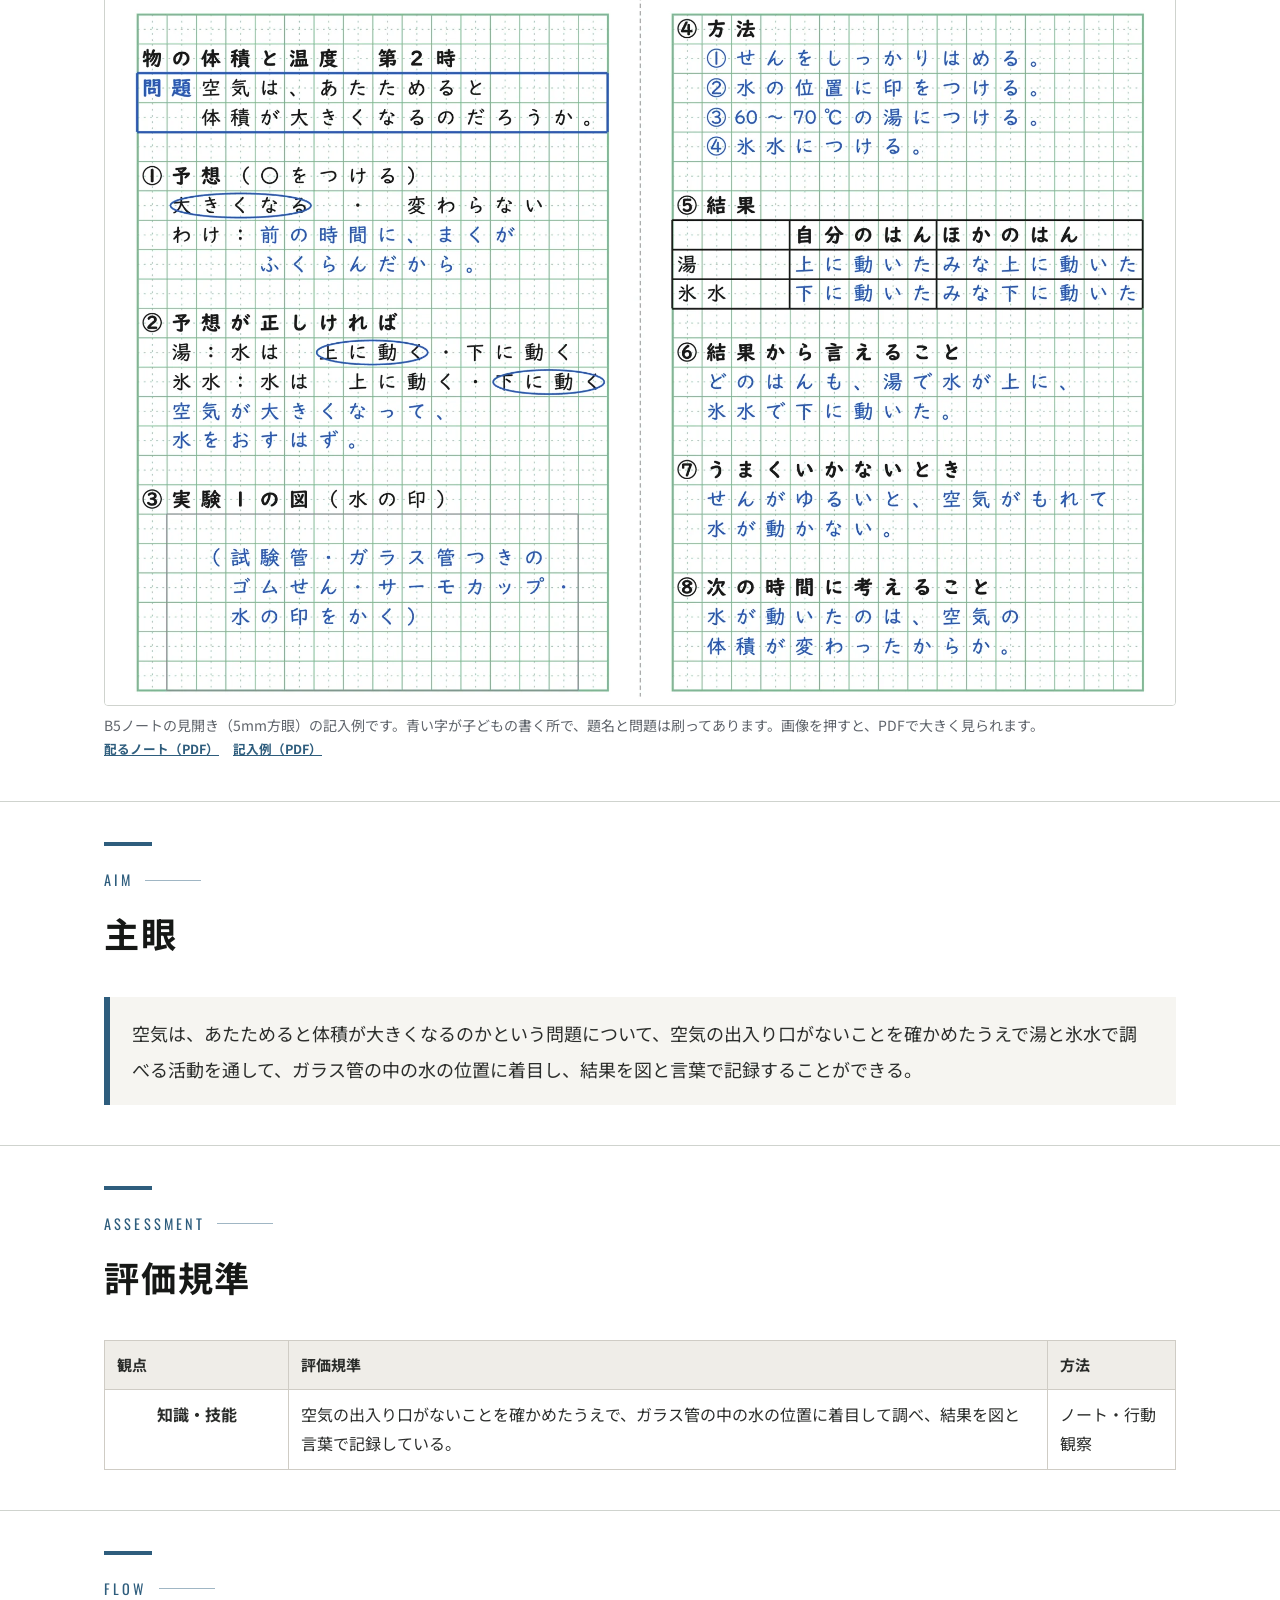
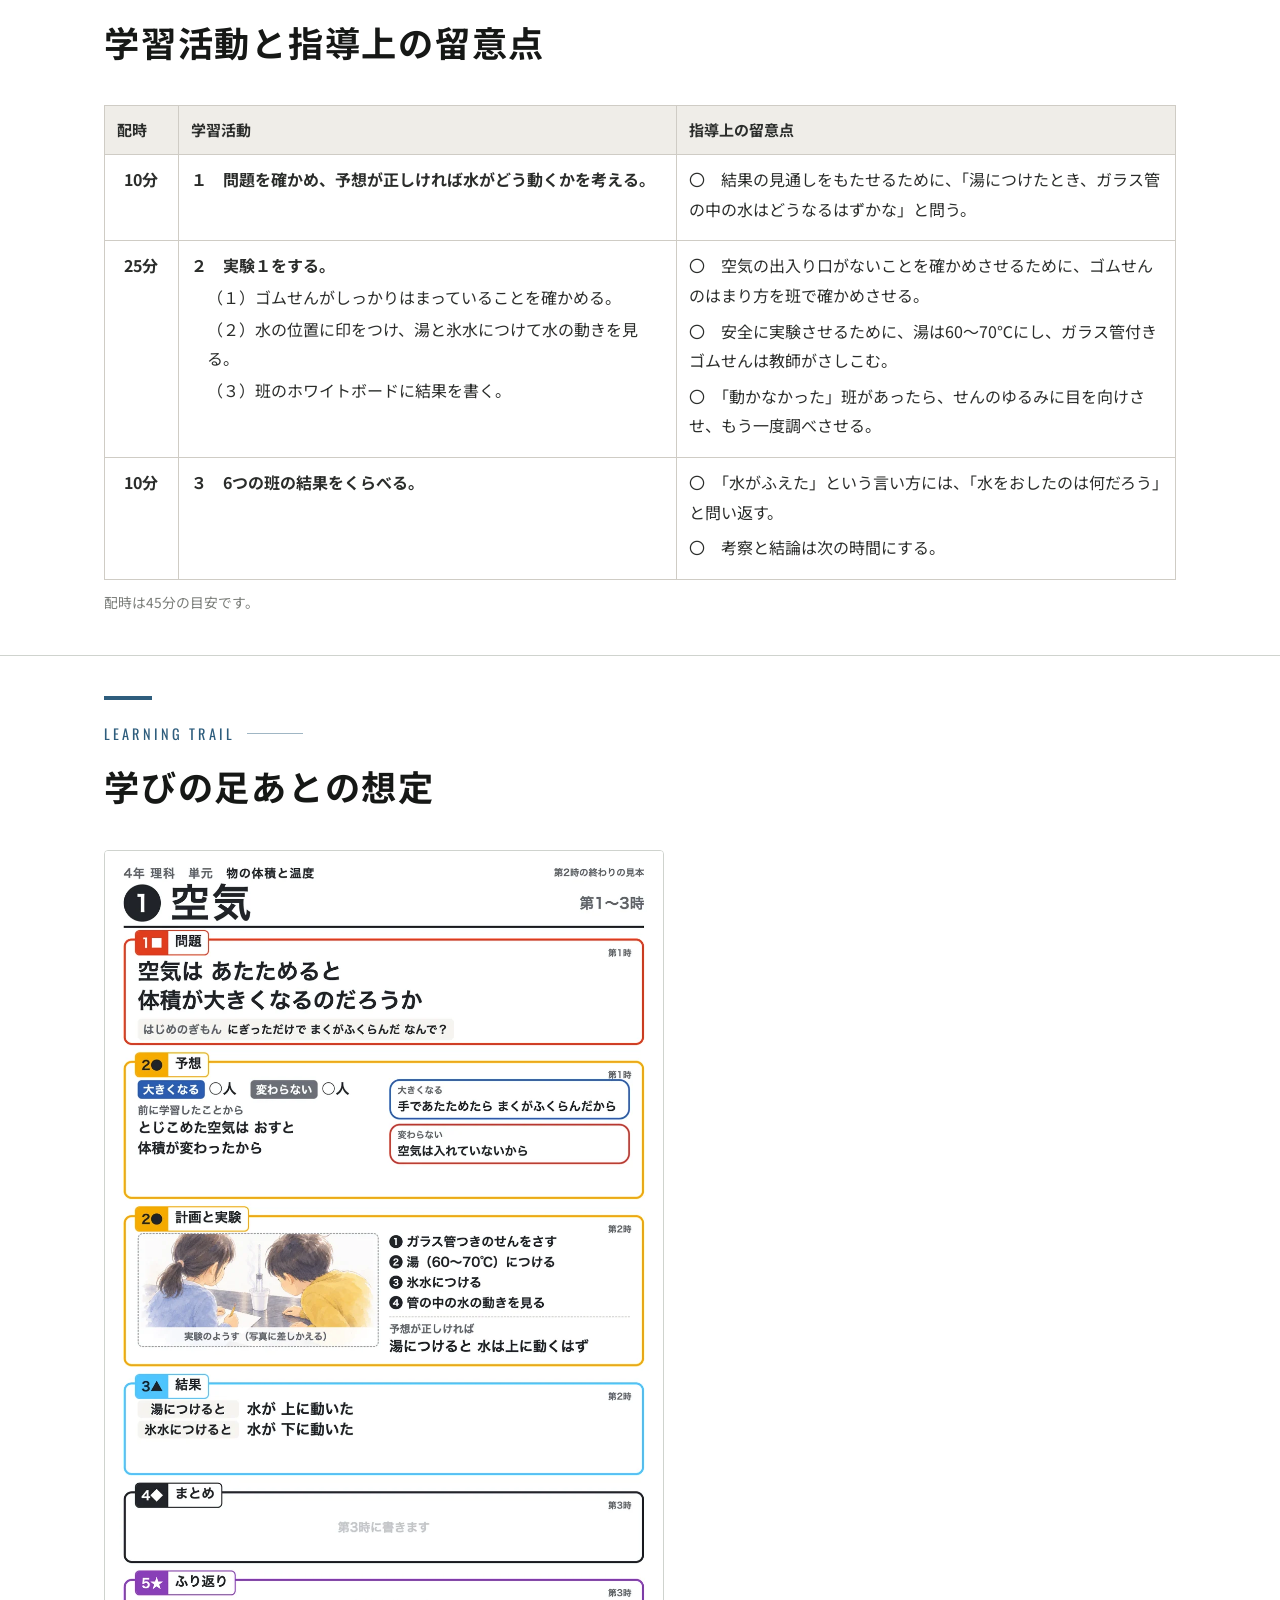
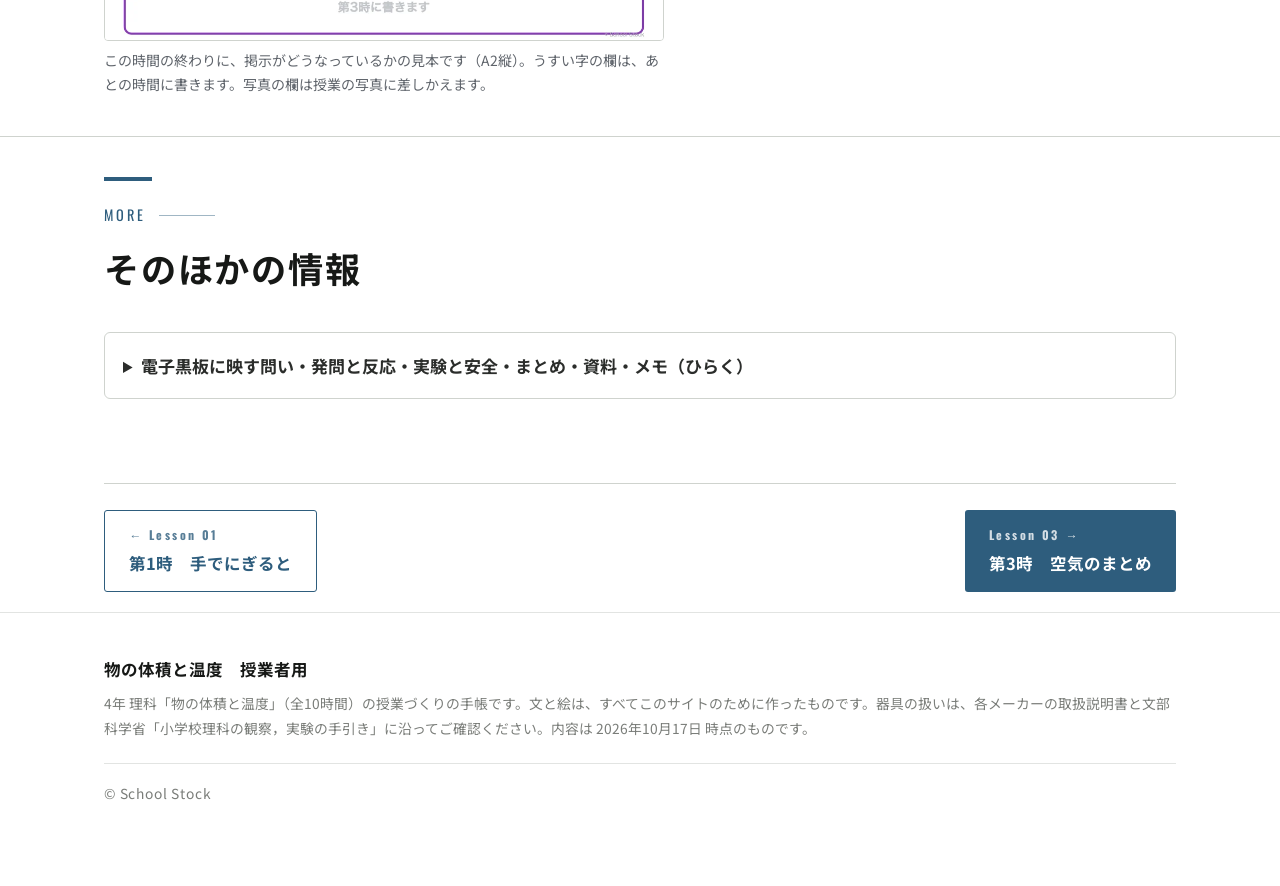
<file: h02.html>
<!DOCTYPE html>
<html lang="ja">
<head>
<meta charset="UTF-8">
<meta name="viewport" content="width=device-width, initial-scale=1.0">
<title>第2時 空気をあたためると｜物の体積と温度 授業者用</title>
<meta name="description" content="4年理科「物の体積と温度」第2時の授業者用ページ。空気は、あたためると体積が大きくなるのだろうか">
<meta name="robots" content="noindex">
<link rel="canonical" href="https://a-tozak.github.io/taiseki-to-ondo/h02.html">
<meta property="og:type" content="website">
<meta property="og:locale" content="ja_JP">
<meta property="og:site_name" content="物の体積と温度　授業者用">
<meta property="og:title" content="第2時 空気をあたためると｜物の体積と温度 授業者用">
<meta property="og:description" content="4年理科「物の体積と温度」第2時の授業者用ページ。空気は、あたためると体積が大きくなるのだろうか">
<meta property="og:url" content="https://a-tozak.github.io/taiseki-to-ondo/h02.html">
<meta property="og:image" content="https://a-tozak.github.io/taiseki-to-ondo/assets/og.png">
<meta name="twitter:card" content="summary_large_image">
<link rel="preconnect" href="https://fonts.googleapis.com">
<link rel="preconnect" href="https://fonts.gstatic.com" crossorigin>
<link href="https://fonts.googleapis.com/css2?family=Noto+Sans+JP:wght@400;500;700;900&family=Oswald:wght@400;500&display=swap" rel="stylesheet">
<link rel="stylesheet" href="assets/site.css?v=20261017230706">
</head>
<body>
<header class="site-header"><div class="header-inner">
<a class="brand" href="index.html"><span class="brand-main">物の体積と温度</span><small>4年 理科｜授業者用</small></a>
<div class="header-right"><a class="head-dl head-doc" href="assets/files/shidoan.pdf" target="_blank" rel="noopener">指導案</a><a class="head-dl head-doc" href="assets/files/jugyosha_slide.pdf" target="_blank" rel="noopener"><span class="dl-long">単元の概要</span><span class="dl-short">概要</span></a><a class="head-dl" href="shiryo.html"><span class="dl-long">資料のダウンロード</span><span class="dl-short">資料</span></a><button class="nav-toggle" aria-label="メニュー" aria-expanded="false">メニュー</button></div>
<nav class="gnav"><ul><li><a href="index.html">ホーム</a></li><li><a href="h01.html" class="num">1</a></li><li><a href="h02.html" aria-current="page" class="num">2</a></li><li><a href="h03.html" class="num">3</a></li><li><a href="h04.html" class="num">4</a></li><li><a href="h05.html" class="num">5</a></li><li><a href="h06.html" class="num">6</a></li><li><a href="h07.html" class="num">7</a></li><li><a href="h08.html" class="num">8</a></li><li><a href="h09.html" class="num">9</a></li><li><a href="h10.html" class="num">10</a></li><li><a href="shiryo.html">資料</a></li></ul></nav>
</div></header>
<div class="lp-title"><div class="wrap"><p class="no">第2時　第１次　空気②</p><h1>空気をあたためると</h1><p class="q"><b>問題</b>空気は、あたためると体積が大きくなるのだろうか</p></div></div>
<nav class="stepnav" aria-label="このページの中身"><div class="wrap"><p class="sn-lab">このページ</p><ol><li><a href="#bansho" data-step="bansho"><span class="n">01</span><span class="t">板書</span></a></li><li><a href="#note" data-step="note"><span class="n">02</span><span class="t">ノート</span></a></li><li><a href="#shugan" data-step="shugan"><span class="n">03</span><span class="t">主眼</span></a></li><li><a href="#hyoka" data-step="hyoka"><span class="n">04</span><span class="t">評価</span></a></li><li><a href="#katsudo" data-step="katsudo"><span class="n">05</span><span class="t">活動</span></a></li><li><a href="#ashiato" data-step="ashiato"><span class="n">06</span><span class="t">足あと</span></a></li><li><a href="#more" data-step="more"><span class="n">07</span><span class="t">そのほか</span></a></li></ol></div></nav><div class="lp-body"><section class="block" id="bansho"><div class="wrap"><div class="sec-head"><div class="sec-head-text"><p class="eyebrow">Board</p><h2 class="ja-phrase">板書計画</h2></div></div><figure class="pimg"><a href="assets/bansho/h02a.pdf" target="_blank" rel="noopener"><img src="assets/bansho/h02a.webp" alt="第2時の板書計画"></a><figcaption>3分割の板書計画です。黒板の下の3つの欄は、発問と予想される反応です。画像を押すと、PDFで大きく見られます。<span class="bdl"><br><a href="assets/bansho/h02a.pdf" target="_blank" rel="noopener">PDFでひらく</a><a href="assets/bansho/h02a.json" download>編集用ファイル</a><a href="https://a-tozak.github.io/School_Stock/tools/masume-print/" target="_blank" rel="noopener">マス目プリントメーカー</a></span></figcaption></figure></div></section>
<section class="block" id="note"><div class="wrap"><div class="sec-head"><div class="sec-head-text"><p class="eyebrow">Notebook</p><h2 class="ja-phrase">児童のノート</h2></div></div><figure class="pimg"><a href="assets/note/h02_note_rei.pdf" target="_blank" rel="noopener"><img src="assets/note/h02_note_rei.webp" alt="第2時のノートの記入例" loading="lazy"></a><figcaption>B5ノートの見開き（5mm方眼）の記入例です。青い字が子どもの書く所で、題名と問題は刷ってあります。画像を押すと、PDFで大きく見られます。<span class="bdl"><br><a href="assets/note/h02_note.pdf" target="_blank" rel="noopener">配るノート（PDF）</a><a href="assets/note/h02_note_rei.pdf" target="_blank" rel="noopener">記入例（PDF）</a></span></figcaption></figure></div></section>
<section class="block" id="shugan"><div class="wrap"><div class="sec-head"><div class="sec-head-text"><p class="eyebrow">Aim</p><h2 class="ja-phrase">主眼</h2></div></div><p class="shugan">空気は、あたためると体積が大きくなるのかという問題について、空気の出入り口がないことを確かめたうえで湯と氷水で調べる活動を通して、ガラス管の中の水の位置に着目し、結果を図と言葉で記録することができる。</p></div></section>
<section class="block" id="hyoka"><div class="wrap"><div class="sec-head"><div class="sec-head-text"><p class="eyebrow">Assessment</p><h2 class="ja-phrase">評価規準</h2></div></div><table class="htable"><colgroup><col class="k"><col><col class="m"></colgroup><thead><tr><th>観点</th><th>評価規準</th><th>方法</th></tr></thead><tbody><tr><th>知識・技能</th><td>空気の出入り口がないことを確かめたうえで、ガラス管の中の水の位置に着目して調べ、結果を図と言葉で記録している。</td><td>ノート・行動観察</td></tr></tbody></table></div></section>
<section class="block" id="katsudo"><div class="wrap"><div class="sec-head"><div class="sec-head-text"><p class="eyebrow">Flow</p><h2 class="ja-phrase">学習活動と指導上の留意点</h2></div></div><table class="atable"><colgroup><col class="t"><col><col></colgroup><thead><tr><th>配時</th><th>学習活動</th><th>指導上の留意点</th></tr></thead><tbody><tr><td class="t">10分</td><td><p class="act">１　問題を確かめ、予想が正しければ水がどう動くかを考える。</p></td><td><p class="nt">〇　結果の見通しをもたせるために、「湯につけたとき、ガラス管の中の水はどうなるはずかな」と問う。</p></td></tr><tr><td class="t">25分</td><td><p class="act">２　実験１をする。</p><p class="sub">（１）ゴムせんがしっかりはまっていることを確かめる。</p><p class="sub">（２）水の位置に印をつけ、湯と氷水につけて水の動きを見る。</p><p class="sub">（３）班のホワイトボードに結果を書く。</p></td><td><p class="nt">〇　空気の出入り口がないことを確かめさせるために、ゴムせんのはまり方を班で確かめさせる。</p><p class="nt">〇　安全に実験させるために、湯は60〜70℃にし、ガラス管付きゴムせんは教師がさしこむ。</p><p class="nt">〇　「動かなかった」班があったら、せんのゆるみに目を向けさせ、もう一度調べさせる。</p></td></tr><tr><td class="t">10分</td><td><p class="act">３　6つの班の結果をくらべる。</p></td><td><p class="nt">〇　「水がふえた」という言い方には、「水をおしたのは何だろう」と問い返す。</p><p class="nt">〇　考察と結論は次の時間にする。</p></td></tr></tbody></table><p class="src">配時は45分の目安です。</p></div></section>
<section class="block" id="ashiato"><div class="wrap"><div class="sec-head"><div class="sec-head-text"><p class="eyebrow">Learning trail</p><h2 class="ja-phrase">学びの足あとの想定</h2></div></div><figure class="pimg ashiato"><a href="assets/ashiato/h02.webp" target="_blank" rel="noopener"><img src="assets/ashiato/h02.webp" alt="第2時の終わりの学びの足あと" loading="lazy"></a><figcaption>この時間の終わりに、掲示がどうなっているかの見本です（A2縦）。うすい字の欄は、あとの時間に書きます。写真の欄は授業の写真に差しかえます。</figcaption></figure></div></section>
<section class="block" id="more"><div class="wrap"><div class="sec-head"><div class="sec-head-text"><p class="eyebrow">More</p><h2 class="ja-phrase">そのほかの情報</h2></div></div><details class="more"><summary>電子黒板に映す問い・発問と反応・実験と安全・まとめ・資料・メモ（ひらく）</summary><h3>電子黒板に映す問い</h3><div class="utsusu"><p class="toi">空気は、あたためると<ruby>体積<rt>たいせき</rt></ruby>が大きくなるのだろうか</p><button type="button" class="btn-proj" data-proj="&lt;p class=&quot;plb&quot;&gt;第2時　この時間の問い&lt;/p&gt;&lt;p class=&quot;pt&quot;&gt;空気は、あたためると&lt;ruby&gt;体積&lt;rt&gt;たいせき&lt;/rt&gt;&lt;/ruby&gt;が大きくなるのだろうか&lt;/p&gt;">画面いっぱいに映す</button></div><h3>おもな発問</h3><ul class="tlist"><li>予想が正しければ、湯につけたとき、ガラス管の中の水はどうなるはずかな。</li><li>氷水につけたときは、どうなるはずかな。</li><li>空気の出入り口がないことを、どうやって確かめるとよいかな。</li></ul><h3>予想される児童の反応</h3><ul class="tlist"><li>湯につけたら水が上がるはず。空気が大きくなって水をおすから。</li><li>氷水なら、水は下がると思う。</li></ul><h3>実験１　空気をあたためたり冷やしたりする</h3><p><b>器具・準備</b></p><ul class="tlist"><li>試験管</li><li>ガラス管付きゴム栓（ガラス管の中に水を少し入れる）</li><li>発泡ポリスチレンの入れ物（サーモカップ）2つ</li><li>湯（60〜70℃）</li><li>氷水</li><li>印をつけるビニルテープ</li><li>トレー・雑巾</li></ul><p><b>手順</b></p><ol class="tlist"><li>ゴム栓がしっかりはまり、空気の出入り口がないことを確かめる。</li><li>ガラス管の中の水の位置に、ビニルテープで印をつける。</li><li>試験管を湯の入ったカップにつけて、水の位置を見る。</li><li>試験管を氷水の入ったカップにつけて、水の位置を見る。</li><li>結果を図と言葉で記録する。</li></ol><p><b>結果の見通し</b>　湯につけると水は上へ、氷水につけると下へ動く。</p><div class="box warn2"><h3>安全</h3><ul class="tlist"><li>湯は60〜70℃。熱湯は使わない。こぼしたときのために雑巾を置く。</li></ul></div><h3>まとめの例</h3><p>空気をあたためると、ガラス管の中の水は上へ動いた。冷やすと、下へ動いた。</p><h3>次の問い</h3><p>この結果から、空気の体積と温度について、どんなことが言えるだろう。</p><h3>着眼１の目指す児童の姿（第１次）</h3><p>空気の出入り口がないことを確かめたうえで、ガラス管の中の水の位置に着目し、結果を図と言葉で記録している。</p><h3>メモ</h3><ul class="tlist"><li>器具は東京書籍R6版どおり、試験管＋ガラス管付きゴム栓、湯と氷水はサーモカップ（器具の調べもの 01_器具の調べもの_2026-10-05.md）。</li></ul></details></div></section>
</div><div class="wrap"><div class="next-nav"><a class="btn-sub" href="h01.html"><span><span class="lbl">← Lesson 01</span>第1時　手でにぎると</span></a><a class="btn-main" href="h03.html"><span><span class="lbl">Lesson 03 →</span>第3時　空気のまとめ</span></a></div></div><footer class="site-footer"><div class="wrap">
<p class="f-name">物の体積と温度　授業者用</p>
<p class="f-sub">4年 理科「物の体積と温度」（全10時間）の授業づくりの手帳です。文と絵は、すべてこのサイトのために作ったものです。器具の扱いは、各メーカーの取扱説明書と文部科学省「小学校理科の観察，実験の手引き」に沿ってご確認ください。内容は 2026年10月17日 時点のものです。</p>
<p class="f-copy">© School Stock</p>
</div></footer>
<div class="proj" id="proj" hidden><button type="button" class="proj-close" aria-label="とじる">とじる</button><div class="proj-body" id="proj-body"></div></div>
<script src="assets/site.js"></script>
</body></html>
</file>
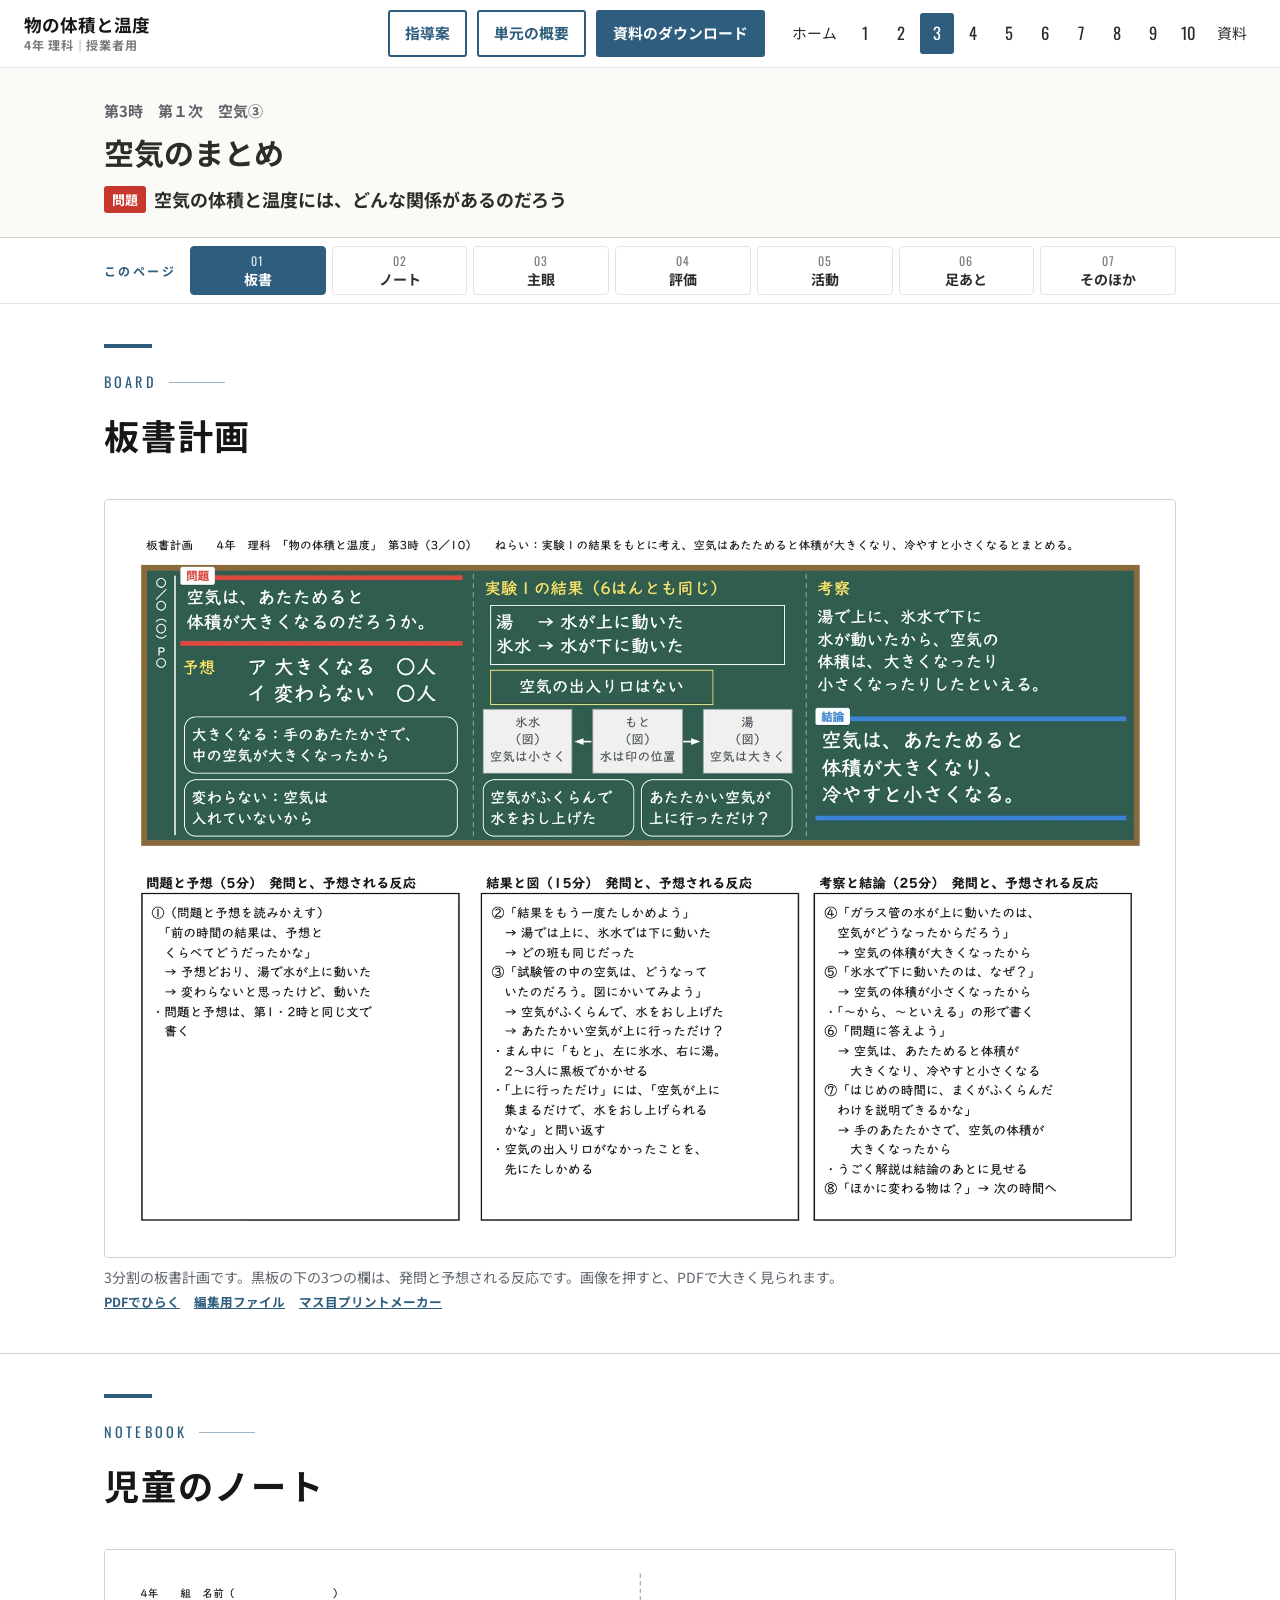
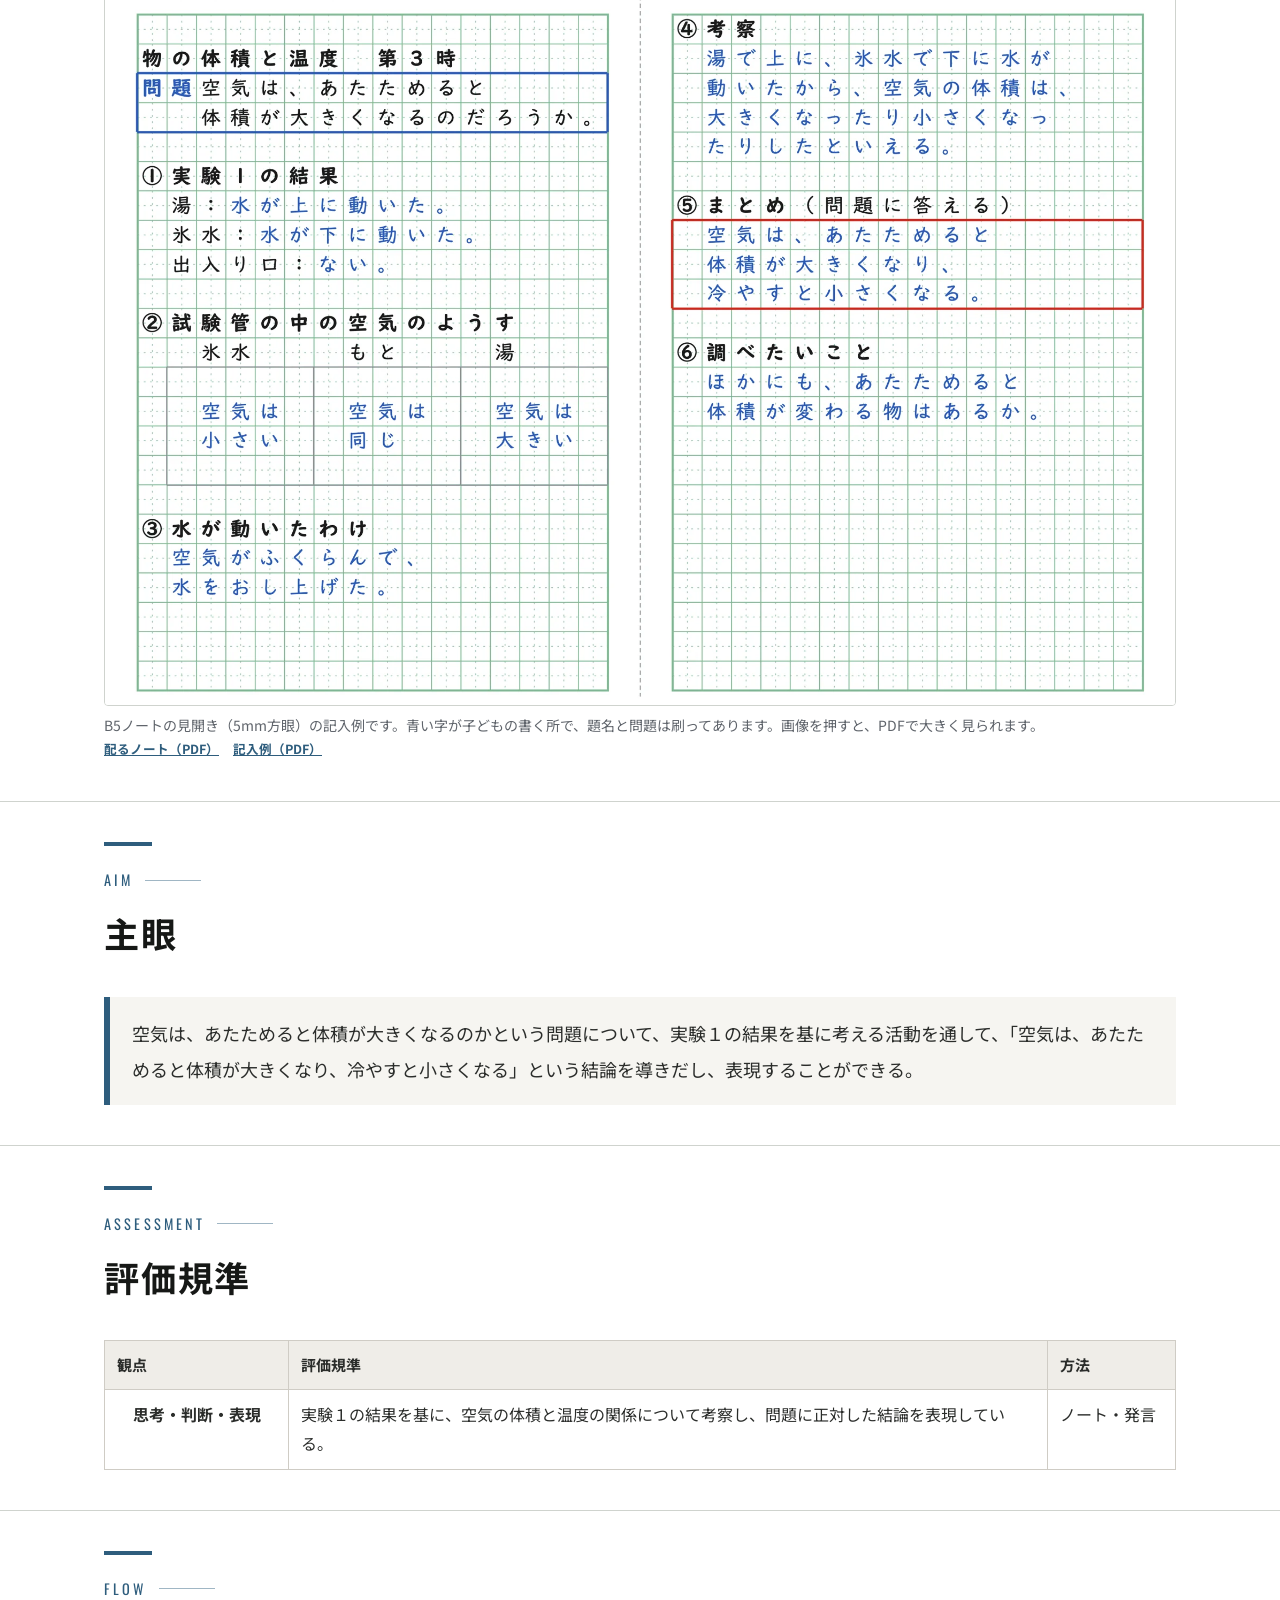
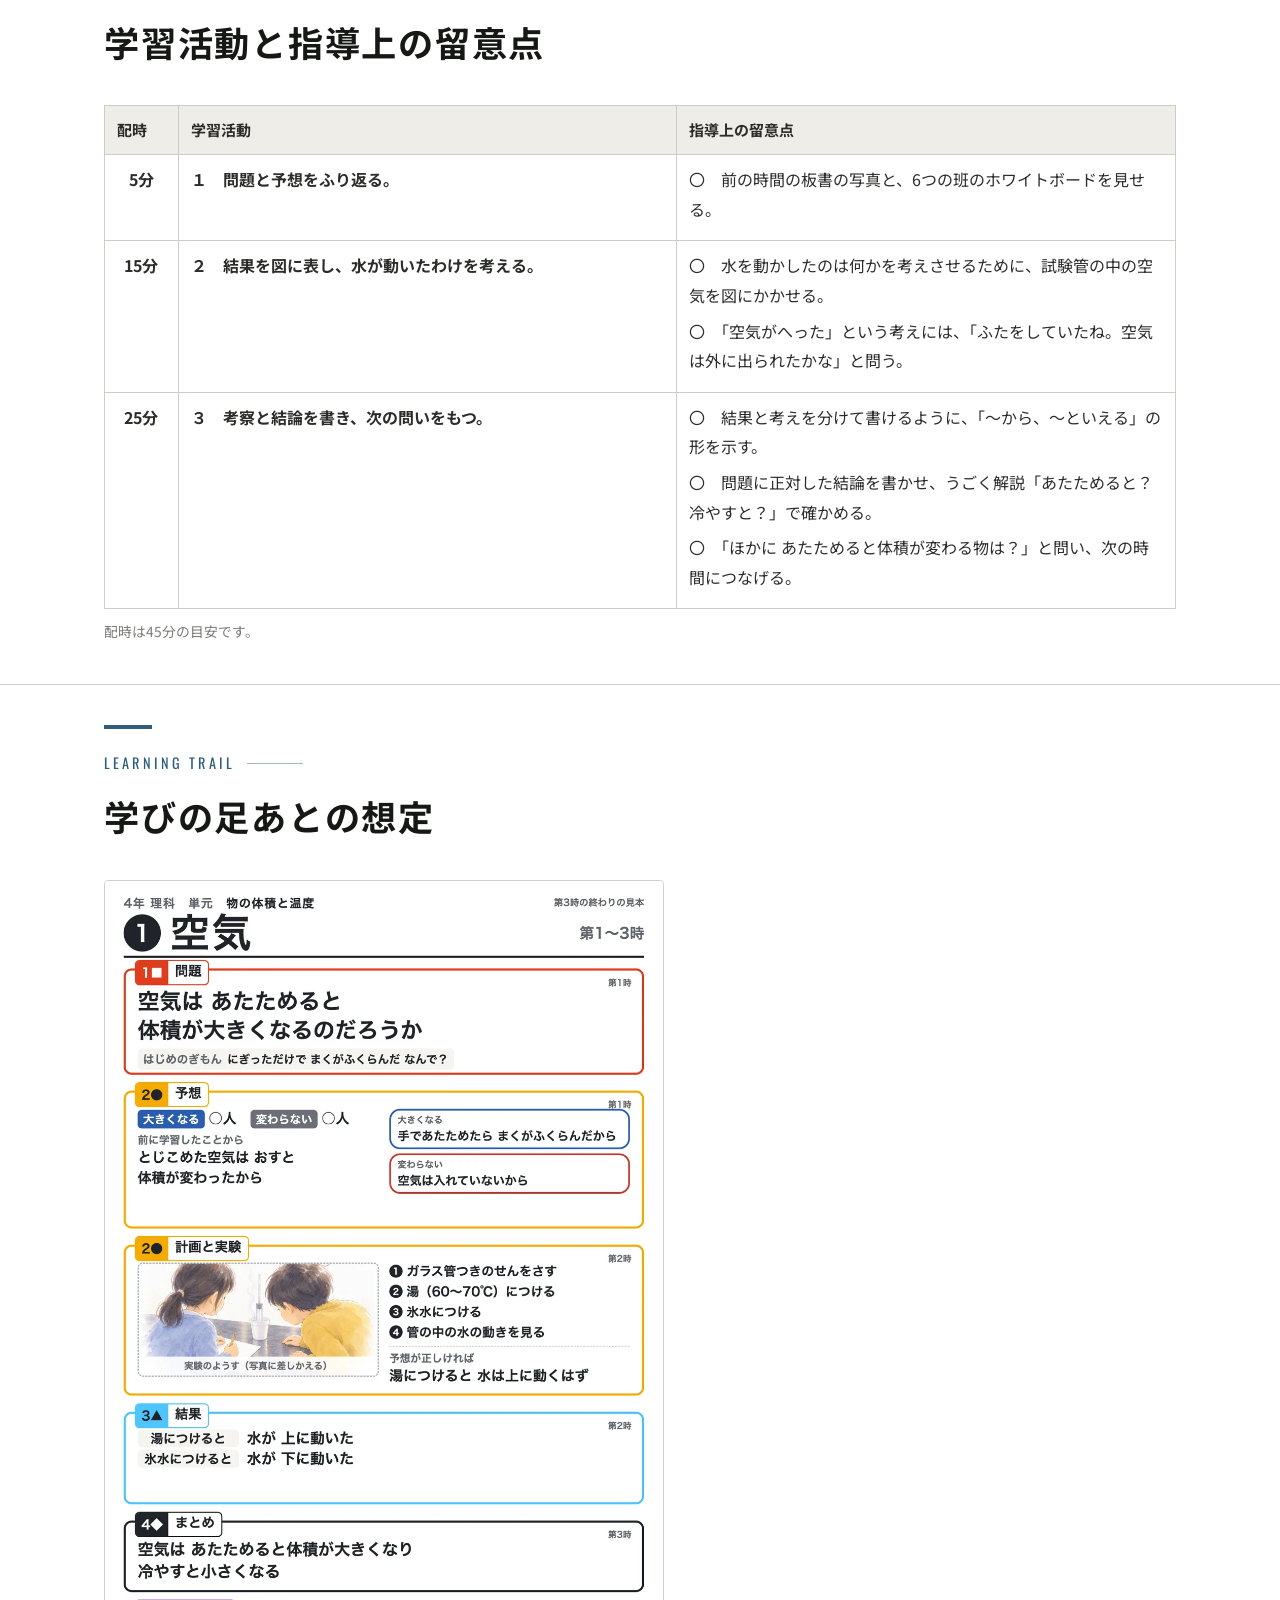
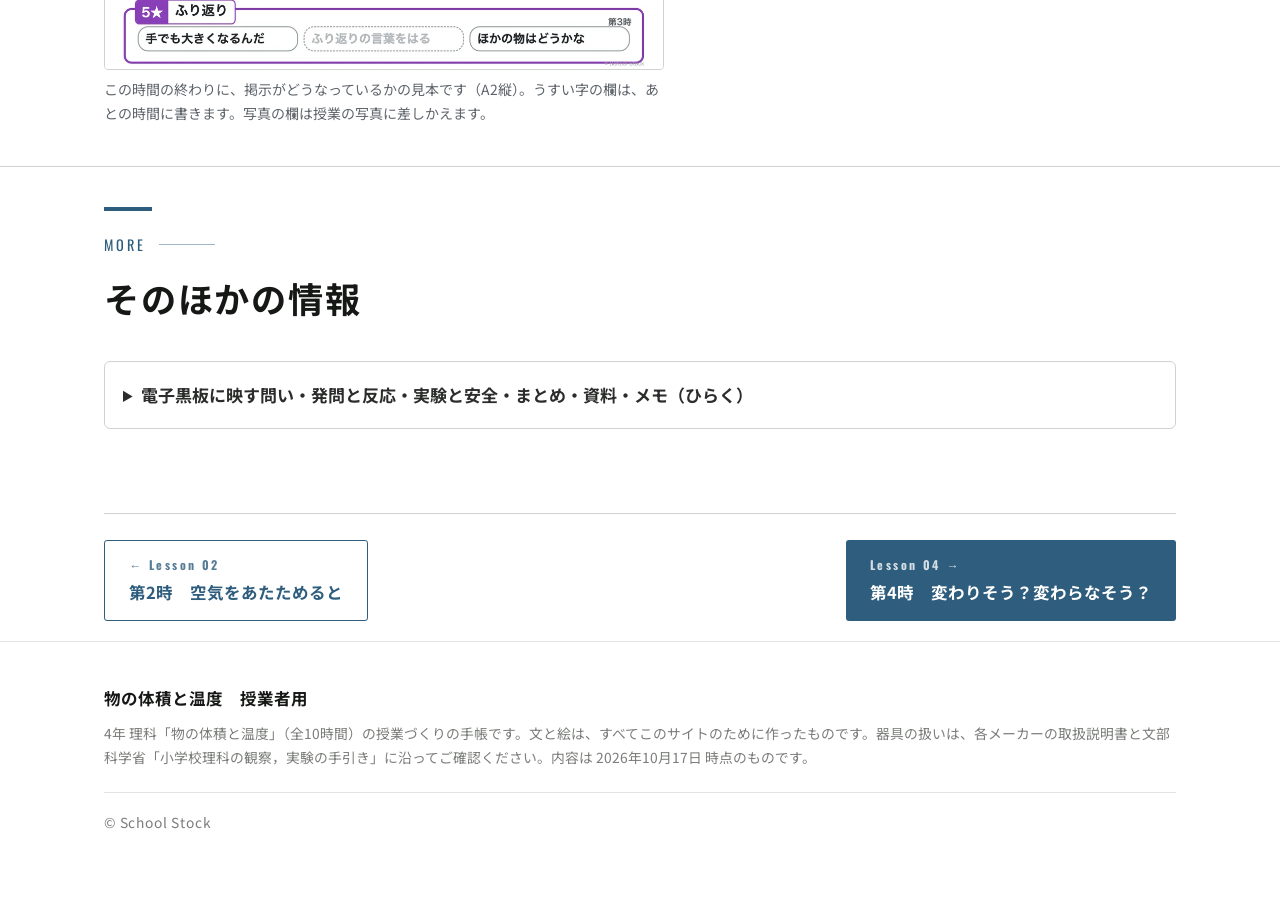
<file: h03.html>
<!DOCTYPE html>
<html lang="ja">
<head>
<meta charset="UTF-8">
<meta name="viewport" content="width=device-width, initial-scale=1.0">
<title>第3時 空気のまとめ｜物の体積と温度 授業者用</title>
<meta name="description" content="4年理科「物の体積と温度」第3時の授業者用ページ。空気の体積と温度には、どんな関係があるのだろう">
<meta name="robots" content="noindex">
<link rel="canonical" href="https://a-tozak.github.io/taiseki-to-ondo/h03.html">
<meta property="og:type" content="website">
<meta property="og:locale" content="ja_JP">
<meta property="og:site_name" content="物の体積と温度　授業者用">
<meta property="og:title" content="第3時 空気のまとめ｜物の体積と温度 授業者用">
<meta property="og:description" content="4年理科「物の体積と温度」第3時の授業者用ページ。空気の体積と温度には、どんな関係があるのだろう">
<meta property="og:url" content="https://a-tozak.github.io/taiseki-to-ondo/h03.html">
<meta property="og:image" content="https://a-tozak.github.io/taiseki-to-ondo/assets/og.png">
<meta name="twitter:card" content="summary_large_image">
<link rel="preconnect" href="https://fonts.googleapis.com">
<link rel="preconnect" href="https://fonts.gstatic.com" crossorigin>
<link href="https://fonts.googleapis.com/css2?family=Noto+Sans+JP:wght@400;500;700;900&family=Oswald:wght@400;500&display=swap" rel="stylesheet">
<link rel="stylesheet" href="assets/site.css?v=20261017230706">
</head>
<body>
<header class="site-header"><div class="header-inner">
<a class="brand" href="index.html"><span class="brand-main">物の体積と温度</span><small>4年 理科｜授業者用</small></a>
<div class="header-right"><a class="head-dl head-doc" href="assets/files/shidoan.pdf" target="_blank" rel="noopener">指導案</a><a class="head-dl head-doc" href="assets/files/jugyosha_slide.pdf" target="_blank" rel="noopener"><span class="dl-long">単元の概要</span><span class="dl-short">概要</span></a><a class="head-dl" href="shiryo.html"><span class="dl-long">資料のダウンロード</span><span class="dl-short">資料</span></a><button class="nav-toggle" aria-label="メニュー" aria-expanded="false">メニュー</button></div>
<nav class="gnav"><ul><li><a href="index.html">ホーム</a></li><li><a href="h01.html" class="num">1</a></li><li><a href="h02.html" class="num">2</a></li><li><a href="h03.html" aria-current="page" class="num">3</a></li><li><a href="h04.html" class="num">4</a></li><li><a href="h05.html" class="num">5</a></li><li><a href="h06.html" class="num">6</a></li><li><a href="h07.html" class="num">7</a></li><li><a href="h08.html" class="num">8</a></li><li><a href="h09.html" class="num">9</a></li><li><a href="h10.html" class="num">10</a></li><li><a href="shiryo.html">資料</a></li></ul></nav>
</div></header>
<div class="lp-title"><div class="wrap"><p class="no">第3時　第１次　空気③</p><h1>空気のまとめ</h1><p class="q"><b>問題</b>空気の体積と温度には、どんな関係があるのだろう</p></div></div>
<nav class="stepnav" aria-label="このページの中身"><div class="wrap"><p class="sn-lab">このページ</p><ol><li><a href="#bansho" data-step="bansho"><span class="n">01</span><span class="t">板書</span></a></li><li><a href="#note" data-step="note"><span class="n">02</span><span class="t">ノート</span></a></li><li><a href="#shugan" data-step="shugan"><span class="n">03</span><span class="t">主眼</span></a></li><li><a href="#hyoka" data-step="hyoka"><span class="n">04</span><span class="t">評価</span></a></li><li><a href="#katsudo" data-step="katsudo"><span class="n">05</span><span class="t">活動</span></a></li><li><a href="#ashiato" data-step="ashiato"><span class="n">06</span><span class="t">足あと</span></a></li><li><a href="#more" data-step="more"><span class="n">07</span><span class="t">そのほか</span></a></li></ol></div></nav><div class="lp-body"><section class="block" id="bansho"><div class="wrap"><div class="sec-head"><div class="sec-head-text"><p class="eyebrow">Board</p><h2 class="ja-phrase">板書計画</h2></div></div><figure class="pimg"><a href="assets/bansho/h03a.pdf" target="_blank" rel="noopener"><img src="assets/bansho/h03a.webp" alt="第3時の板書計画"></a><figcaption>3分割の板書計画です。黒板の下の3つの欄は、発問と予想される反応です。画像を押すと、PDFで大きく見られます。<span class="bdl"><br><a href="assets/bansho/h03a.pdf" target="_blank" rel="noopener">PDFでひらく</a><a href="assets/bansho/h03a.json" download>編集用ファイル</a><a href="https://a-tozak.github.io/School_Stock/tools/masume-print/" target="_blank" rel="noopener">マス目プリントメーカー</a></span></figcaption></figure></div></section>
<section class="block" id="note"><div class="wrap"><div class="sec-head"><div class="sec-head-text"><p class="eyebrow">Notebook</p><h2 class="ja-phrase">児童のノート</h2></div></div><figure class="pimg"><a href="assets/note/h03_note_rei.pdf" target="_blank" rel="noopener"><img src="assets/note/h03_note_rei.webp" alt="第3時のノートの記入例" loading="lazy"></a><figcaption>B5ノートの見開き（5mm方眼）の記入例です。青い字が子どもの書く所で、題名と問題は刷ってあります。画像を押すと、PDFで大きく見られます。<span class="bdl"><br><a href="assets/note/h03_note.pdf" target="_blank" rel="noopener">配るノート（PDF）</a><a href="assets/note/h03_note_rei.pdf" target="_blank" rel="noopener">記入例（PDF）</a></span></figcaption></figure></div></section>
<section class="block" id="shugan"><div class="wrap"><div class="sec-head"><div class="sec-head-text"><p class="eyebrow">Aim</p><h2 class="ja-phrase">主眼</h2></div></div><p class="shugan">空気は、あたためると体積が大きくなるのかという問題について、実験１の結果を基に考える活動を通して、「空気は、あたためると体積が大きくなり、冷やすと小さくなる」という結論を導きだし、表現することができる。</p></div></section>
<section class="block" id="hyoka"><div class="wrap"><div class="sec-head"><div class="sec-head-text"><p class="eyebrow">Assessment</p><h2 class="ja-phrase">評価規準</h2></div></div><table class="htable"><colgroup><col class="k"><col><col class="m"></colgroup><thead><tr><th>観点</th><th>評価規準</th><th>方法</th></tr></thead><tbody><tr><th>思考・判断・表現</th><td>実験１の結果を基に、空気の体積と温度の関係について考察し、問題に正対した結論を表現している。</td><td>ノート・発言</td></tr></tbody></table></div></section>
<section class="block" id="katsudo"><div class="wrap"><div class="sec-head"><div class="sec-head-text"><p class="eyebrow">Flow</p><h2 class="ja-phrase">学習活動と指導上の留意点</h2></div></div><table class="atable"><colgroup><col class="t"><col><col></colgroup><thead><tr><th>配時</th><th>学習活動</th><th>指導上の留意点</th></tr></thead><tbody><tr><td class="t">5分</td><td><p class="act">１　問題と予想をふり返る。</p></td><td><p class="nt">〇　前の時間の板書の写真と、6つの班のホワイトボードを見せる。</p></td></tr><tr><td class="t">15分</td><td><p class="act">２　結果を図に表し、水が動いたわけを考える。</p></td><td><p class="nt">〇　水を動かしたのは何かを考えさせるために、試験管の中の空気を図にかかせる。</p><p class="nt">〇　「空気がへった」という考えには、「ふたをしていたね。空気は外に出られたかな」と問う。</p></td></tr><tr><td class="t">25分</td><td><p class="act">３　考察と結論を書き、次の問いをもつ。</p></td><td><p class="nt">〇　結果と考えを分けて書けるように、「〜から、〜といえる」の形を示す。</p><p class="nt">〇　問題に正対した結論を書かせ、うごく解説「あたためると？冷やすと？」で確かめる。</p><p class="nt">〇　「ほかに あたためると体積が変わる物は？」と問い、次の時間につなげる。</p></td></tr></tbody></table><p class="src">配時は45分の目安です。</p></div></section>
<section class="block" id="ashiato"><div class="wrap"><div class="sec-head"><div class="sec-head-text"><p class="eyebrow">Learning trail</p><h2 class="ja-phrase">学びの足あとの想定</h2></div></div><figure class="pimg ashiato"><a href="assets/ashiato/h03.webp" target="_blank" rel="noopener"><img src="assets/ashiato/h03.webp" alt="第3時の終わりの学びの足あと" loading="lazy"></a><figcaption>この時間の終わりに、掲示がどうなっているかの見本です（A2縦）。うすい字の欄は、あとの時間に書きます。写真の欄は授業の写真に差しかえます。</figcaption></figure></div></section>
<section class="block" id="more"><div class="wrap"><div class="sec-head"><div class="sec-head-text"><p class="eyebrow">More</p><h2 class="ja-phrase">そのほかの情報</h2></div></div><details class="more"><summary>電子黒板に映す問い・発問と反応・実験と安全・まとめ・資料・メモ（ひらく）</summary><h3>電子黒板に映す問い</h3><div class="utsusu"><p class="toi">空気の<ruby>体積<rt>たいせき</rt></ruby>と温度には、どんな<ruby>関係<rt>かんけい</rt></ruby>があるのだろう</p><button type="button" class="btn-proj" data-proj="&lt;p class=&quot;plb&quot;&gt;第3時　この時間の問い&lt;/p&gt;&lt;p class=&quot;pt&quot;&gt;空気の&lt;ruby&gt;体積&lt;rt&gt;たいせき&lt;/rt&gt;&lt;/ruby&gt;と温度には、どんな&lt;ruby&gt;関係&lt;rt&gt;かんけい&lt;/rt&gt;&lt;/ruby&gt;があるのだろう&lt;/p&gt;">画面いっぱいに映す</button></div><h3>おもな発問</h3><ul class="tlist"><li>ガラス管の中の水が上に動いたのは、試験管の中の空気がどうなったからだろう。</li><li>冷やしたときに水が下に動いたのは、なぜだろう。</li><li>「空気は、あたためると〜、冷やすと〜」の形で、自分のまとめを書こう。</li></ul><h3>予想される児童の反応</h3><ul class="tlist"><li>空気があたためられて体積が大きくなり、水をおし上げた。</li><li>冷やすと空気の体積が小さくなって、水が下がった。</li></ul><h3>まとめの例</h3><p>空気は、あたためると体積が大きくなり、冷やすと体積が小さくなる。</p><div class="media"><video src="assets/img/ugoku_02_kuuki_matome.mp4" poster="assets/img/ugoku_02_poster.webp" controls loop muted playsinline preload="none"></video><p>うごく解説「あたためると？冷やすと？」。最後に結論の文が出るので、まとめのあとに見せる。何度でも同じ絵で見せられる。</p></div><h3>次の問い</h3><p>ほかに あたためると体積が変わる物は？</p><h3>着眼１の目指す児童の姿（第１次）</h3><p>根拠を基に「空気は、あたためると体積が大きくなり、冷やすと小さくなる」という妥当な結論を導きだし、表現している。</p></details></div></section>
</div><div class="wrap"><div class="next-nav"><a class="btn-sub" href="h02.html"><span><span class="lbl">← Lesson 02</span>第2時　空気をあたためると</span></a><a class="btn-main" href="h04.html"><span><span class="lbl">Lesson 04 →</span>第4時　変わりそう？変わらなそう？</span></a></div></div><footer class="site-footer"><div class="wrap">
<p class="f-name">物の体積と温度　授業者用</p>
<p class="f-sub">4年 理科「物の体積と温度」（全10時間）の授業づくりの手帳です。文と絵は、すべてこのサイトのために作ったものです。器具の扱いは、各メーカーの取扱説明書と文部科学省「小学校理科の観察，実験の手引き」に沿ってご確認ください。内容は 2026年10月17日 時点のものです。</p>
<p class="f-copy">© School Stock</p>
</div></footer>
<div class="proj" id="proj" hidden><button type="button" class="proj-close" aria-label="とじる">とじる</button><div class="proj-body" id="proj-body"></div></div>
<script src="assets/site.js"></script>
</body></html>
</file>
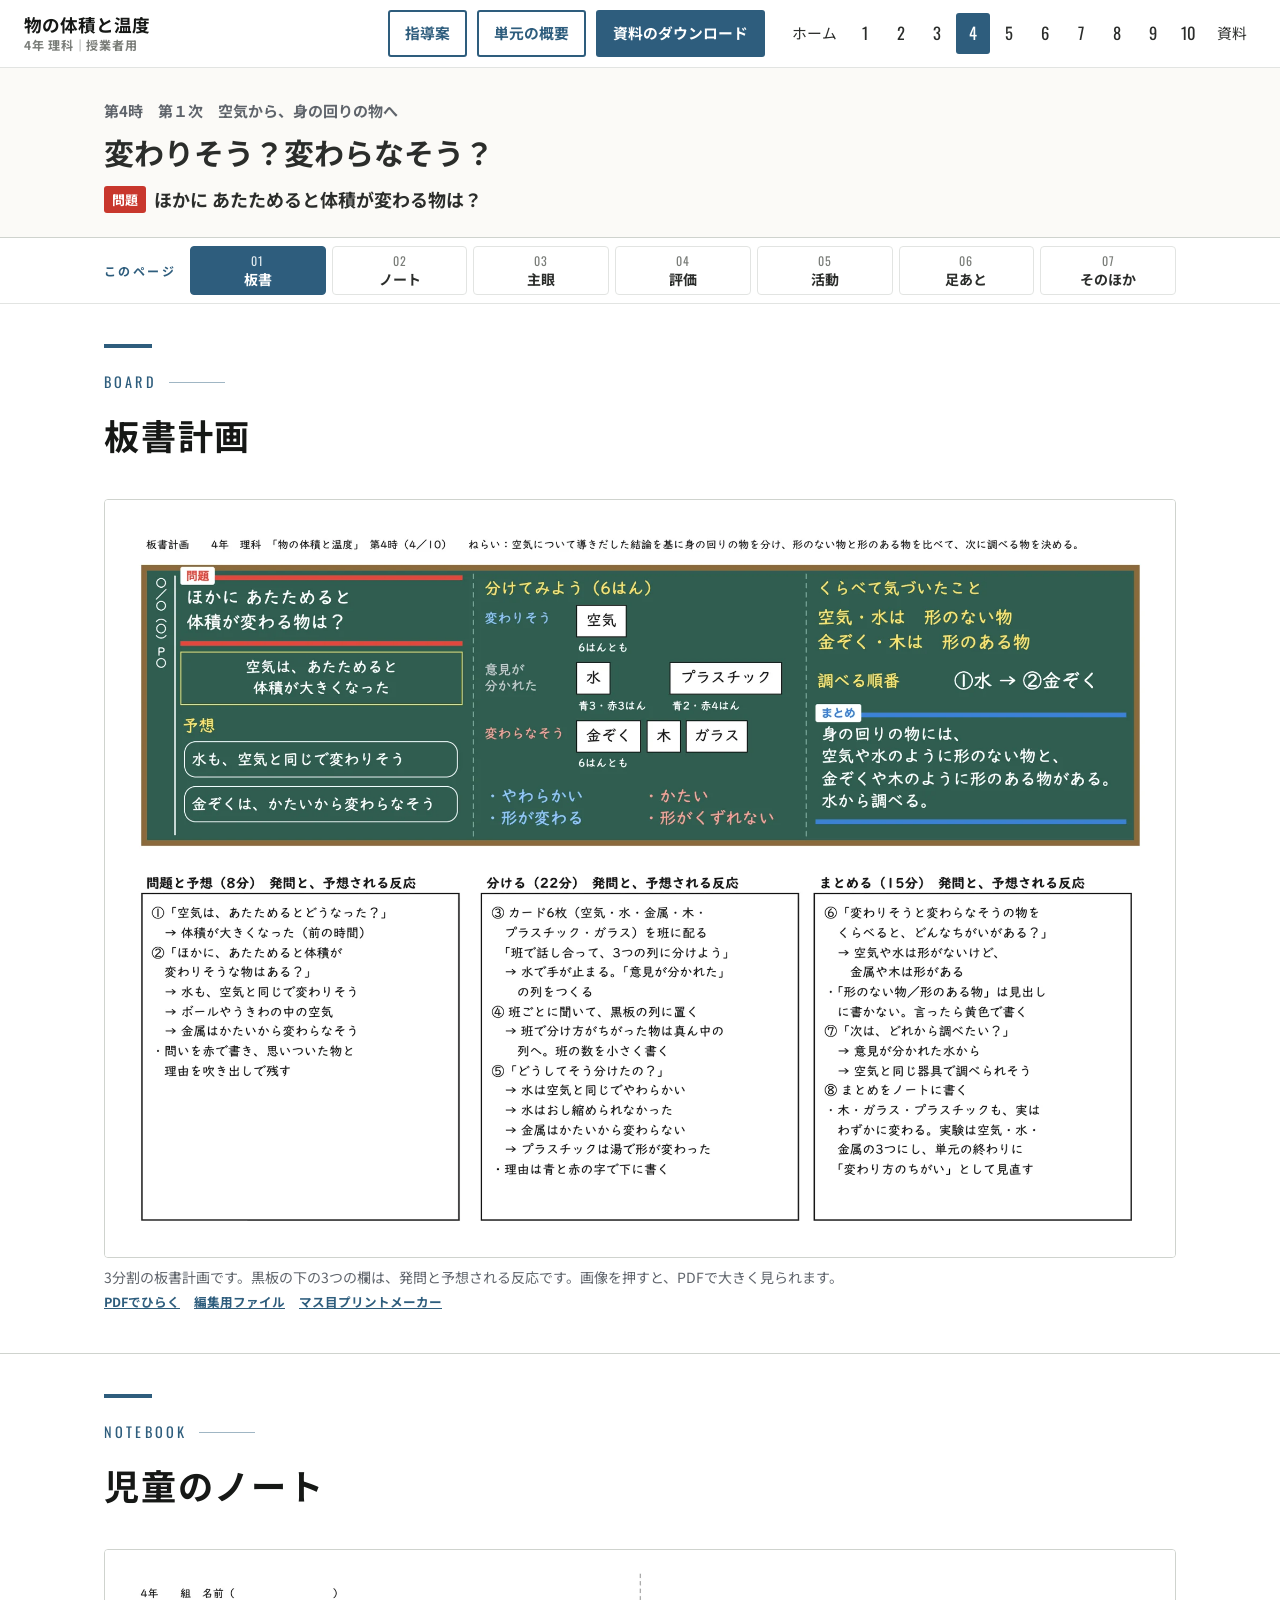
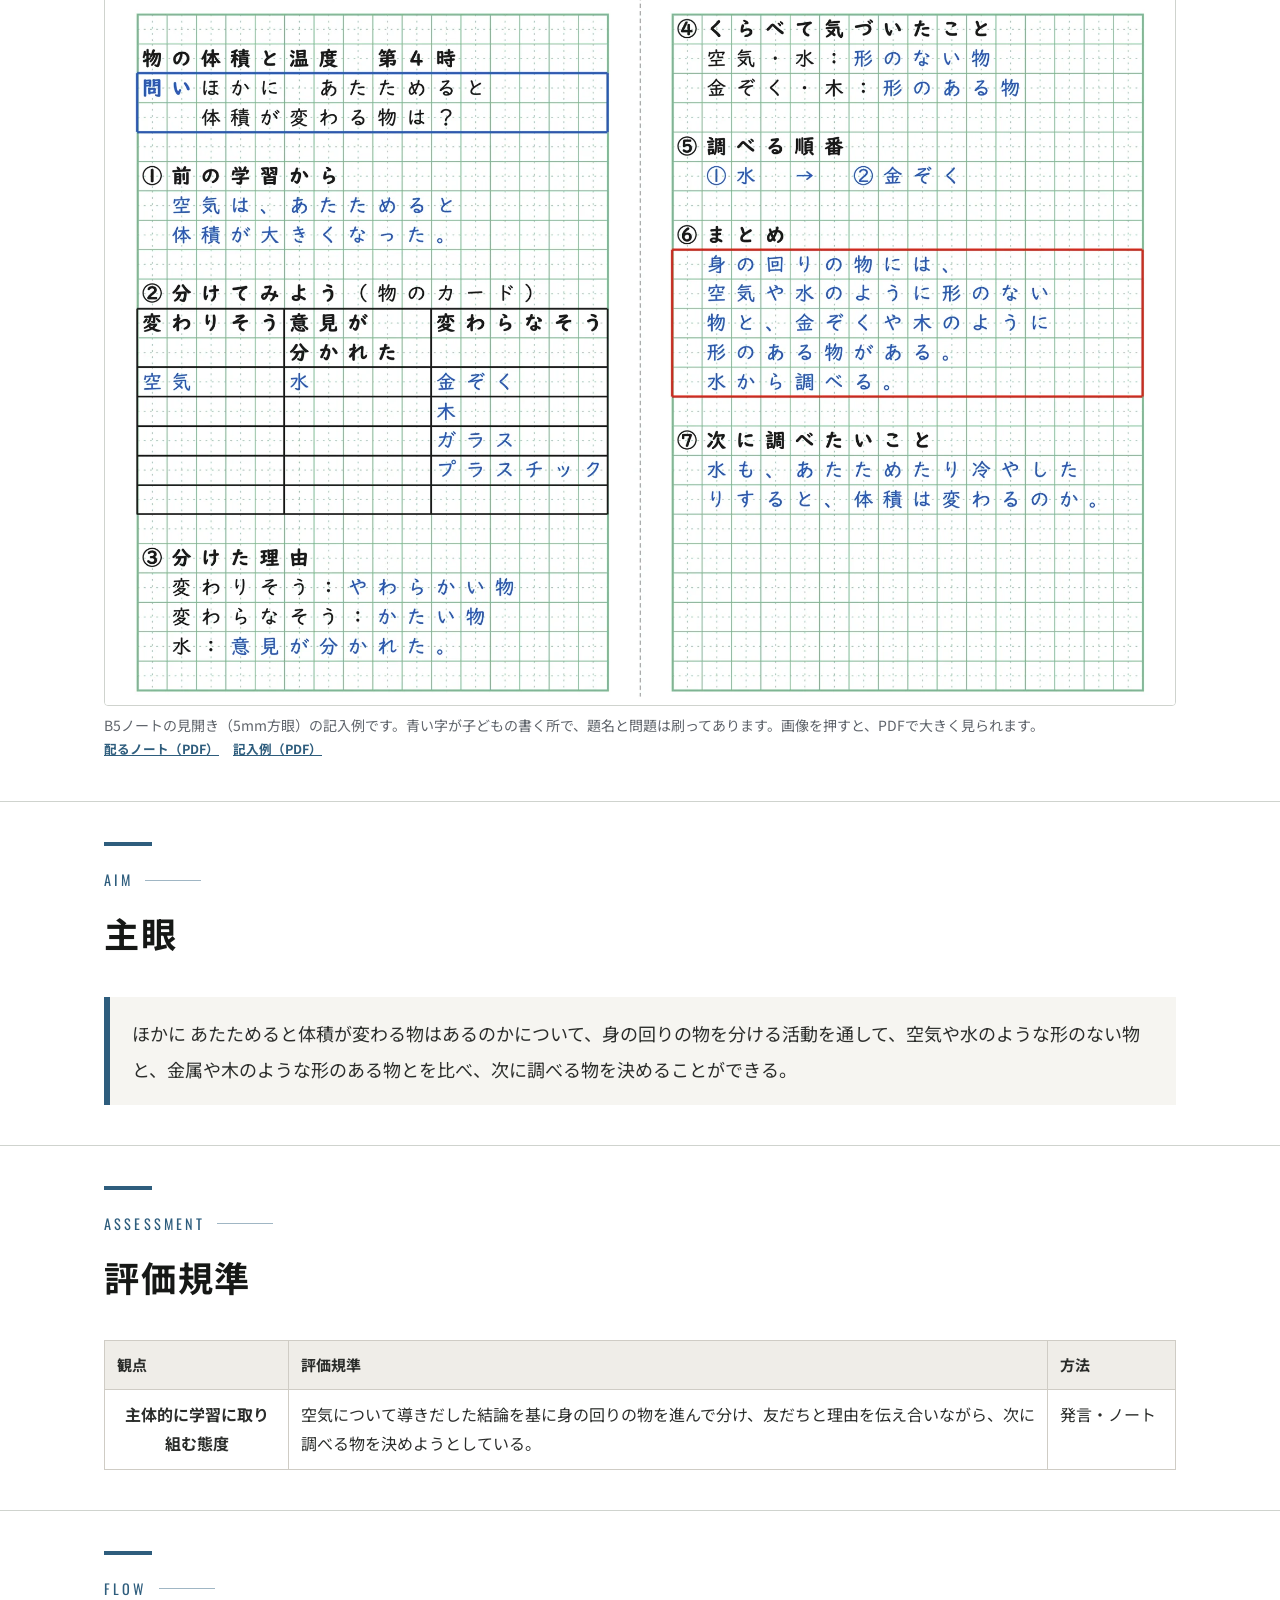
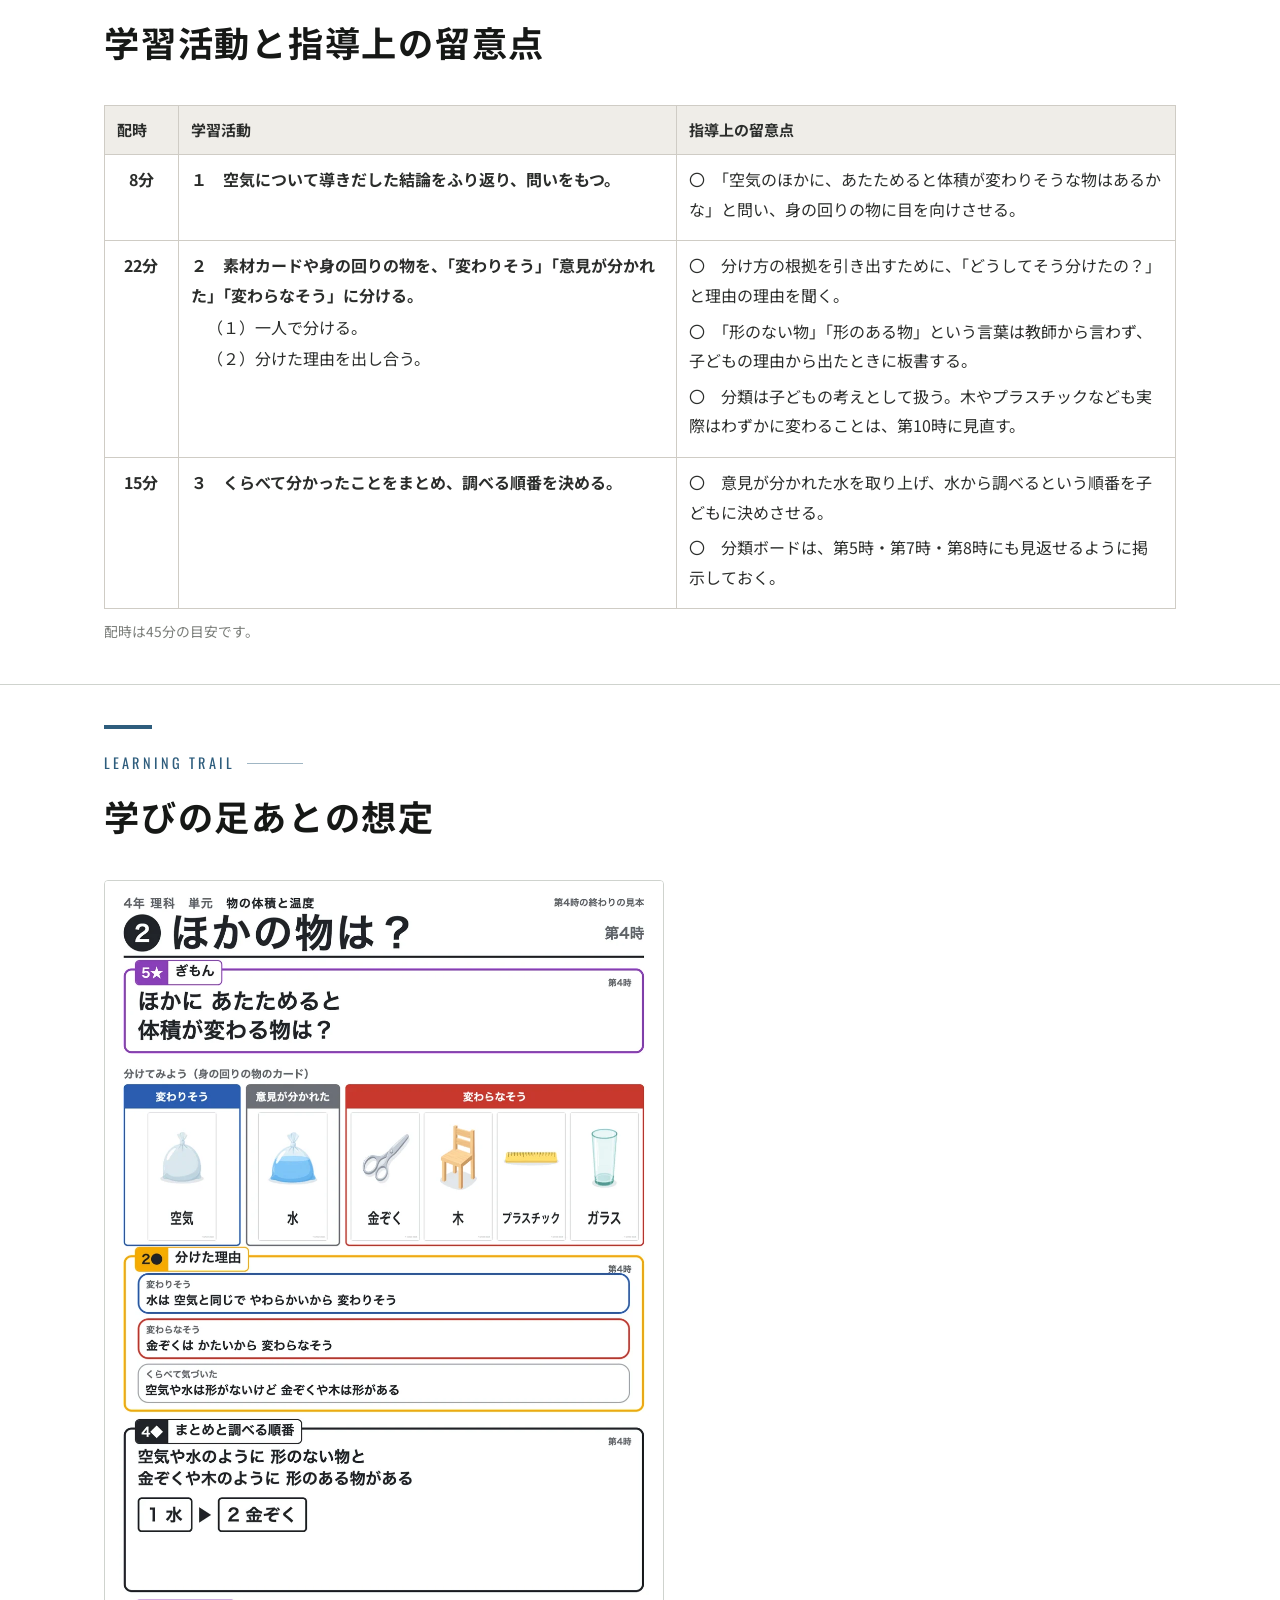
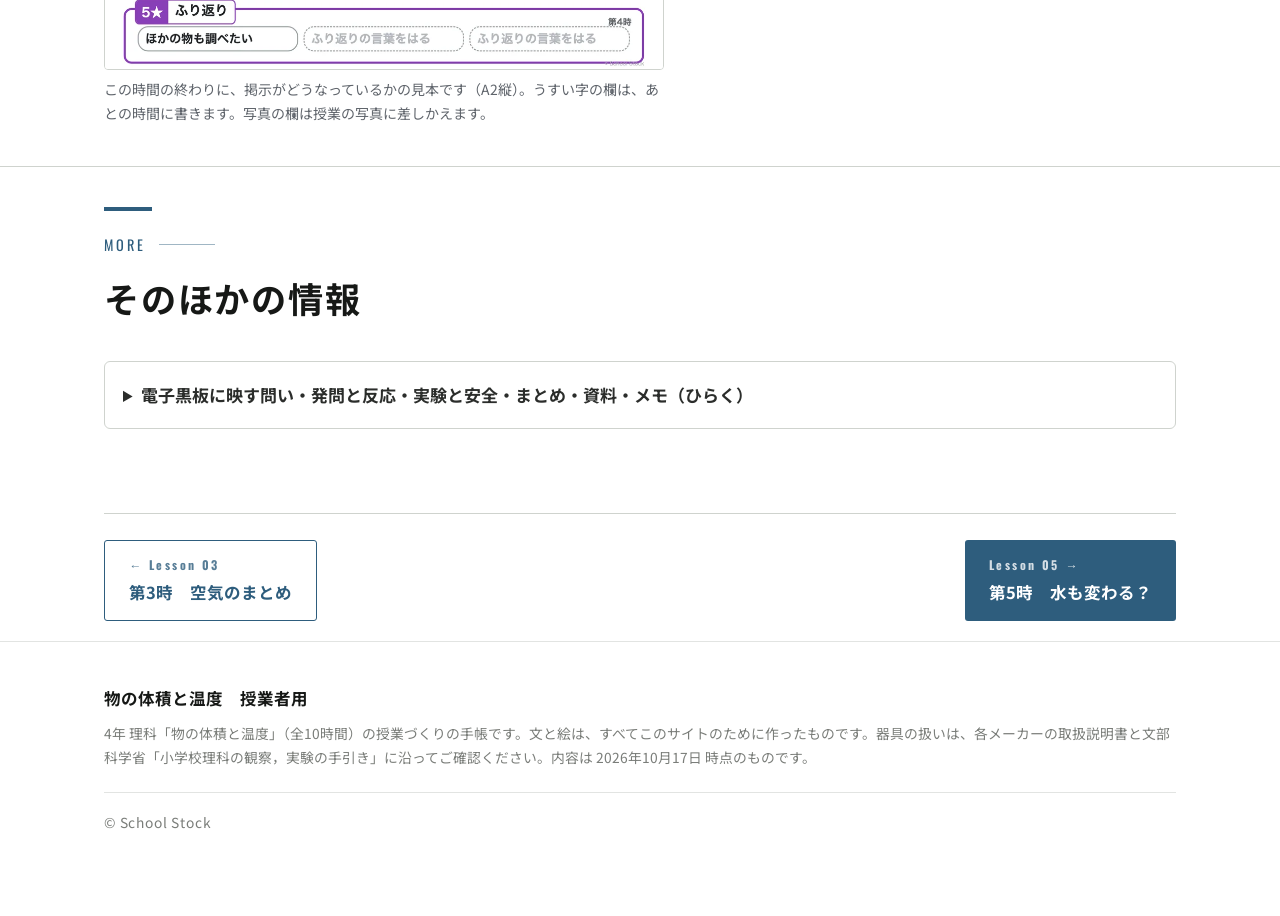
<file: h04.html>
<!DOCTYPE html>
<html lang="ja">
<head>
<meta charset="UTF-8">
<meta name="viewport" content="width=device-width, initial-scale=1.0">
<title>第4時 変わりそう？変わらなそう？｜物の体積と温度 授業者用</title>
<meta name="description" content="4年理科「物の体積と温度」第4時の授業者用ページ。ほかに あたためると体積が変わる物は？">
<meta name="robots" content="noindex">
<link rel="canonical" href="https://a-tozak.github.io/taiseki-to-ondo/h04.html">
<meta property="og:type" content="website">
<meta property="og:locale" content="ja_JP">
<meta property="og:site_name" content="物の体積と温度　授業者用">
<meta property="og:title" content="第4時 変わりそう？変わらなそう？｜物の体積と温度 授業者用">
<meta property="og:description" content="4年理科「物の体積と温度」第4時の授業者用ページ。ほかに あたためると体積が変わる物は？">
<meta property="og:url" content="https://a-tozak.github.io/taiseki-to-ondo/h04.html">
<meta property="og:image" content="https://a-tozak.github.io/taiseki-to-ondo/assets/og.png">
<meta name="twitter:card" content="summary_large_image">
<link rel="preconnect" href="https://fonts.googleapis.com">
<link rel="preconnect" href="https://fonts.gstatic.com" crossorigin>
<link href="https://fonts.googleapis.com/css2?family=Noto+Sans+JP:wght@400;500;700;900&family=Oswald:wght@400;500&display=swap" rel="stylesheet">
<link rel="stylesheet" href="assets/site.css?v=20261017230706">
</head>
<body>
<header class="site-header"><div class="header-inner">
<a class="brand" href="index.html"><span class="brand-main">物の体積と温度</span><small>4年 理科｜授業者用</small></a>
<div class="header-right"><a class="head-dl head-doc" href="assets/files/shidoan.pdf" target="_blank" rel="noopener">指導案</a><a class="head-dl head-doc" href="assets/files/jugyosha_slide.pdf" target="_blank" rel="noopener"><span class="dl-long">単元の概要</span><span class="dl-short">概要</span></a><a class="head-dl" href="shiryo.html"><span class="dl-long">資料のダウンロード</span><span class="dl-short">資料</span></a><button class="nav-toggle" aria-label="メニュー" aria-expanded="false">メニュー</button></div>
<nav class="gnav"><ul><li><a href="index.html">ホーム</a></li><li><a href="h01.html" class="num">1</a></li><li><a href="h02.html" class="num">2</a></li><li><a href="h03.html" class="num">3</a></li><li><a href="h04.html" aria-current="page" class="num">4</a></li><li><a href="h05.html" class="num">5</a></li><li><a href="h06.html" class="num">6</a></li><li><a href="h07.html" class="num">7</a></li><li><a href="h08.html" class="num">8</a></li><li><a href="h09.html" class="num">9</a></li><li><a href="h10.html" class="num">10</a></li><li><a href="shiryo.html">資料</a></li></ul></nav>
</div></header>
<div class="lp-title"><div class="wrap"><p class="no">第4時　第１次　空気から、身の回りの物へ</p><h1>変わりそう？変わらなそう？</h1><p class="q"><b>問題</b>ほかに あたためると体積が変わる物は？</p></div></div>
<nav class="stepnav" aria-label="このページの中身"><div class="wrap"><p class="sn-lab">このページ</p><ol><li><a href="#bansho" data-step="bansho"><span class="n">01</span><span class="t">板書</span></a></li><li><a href="#note" data-step="note"><span class="n">02</span><span class="t">ノート</span></a></li><li><a href="#shugan" data-step="shugan"><span class="n">03</span><span class="t">主眼</span></a></li><li><a href="#hyoka" data-step="hyoka"><span class="n">04</span><span class="t">評価</span></a></li><li><a href="#katsudo" data-step="katsudo"><span class="n">05</span><span class="t">活動</span></a></li><li><a href="#ashiato" data-step="ashiato"><span class="n">06</span><span class="t">足あと</span></a></li><li><a href="#more" data-step="more"><span class="n">07</span><span class="t">そのほか</span></a></li></ol></div></nav><div class="lp-body"><section class="block" id="bansho"><div class="wrap"><div class="sec-head"><div class="sec-head-text"><p class="eyebrow">Board</p><h2 class="ja-phrase">板書計画</h2></div></div><figure class="pimg"><a href="assets/bansho/h04a.pdf" target="_blank" rel="noopener"><img src="assets/bansho/h04a.webp" alt="第4時の板書計画"></a><figcaption>3分割の板書計画です。黒板の下の3つの欄は、発問と予想される反応です。画像を押すと、PDFで大きく見られます。<span class="bdl"><br><a href="assets/bansho/h04a.pdf" target="_blank" rel="noopener">PDFでひらく</a><a href="assets/bansho/h04a.json" download>編集用ファイル</a><a href="https://a-tozak.github.io/School_Stock/tools/masume-print/" target="_blank" rel="noopener">マス目プリントメーカー</a></span></figcaption></figure></div></section>
<section class="block" id="note"><div class="wrap"><div class="sec-head"><div class="sec-head-text"><p class="eyebrow">Notebook</p><h2 class="ja-phrase">児童のノート</h2></div></div><figure class="pimg"><a href="assets/note/h04_note_rei.pdf" target="_blank" rel="noopener"><img src="assets/note/h04_note_rei.webp" alt="第4時のノートの記入例" loading="lazy"></a><figcaption>B5ノートの見開き（5mm方眼）の記入例です。青い字が子どもの書く所で、題名と問題は刷ってあります。画像を押すと、PDFで大きく見られます。<span class="bdl"><br><a href="assets/note/h04_note.pdf" target="_blank" rel="noopener">配るノート（PDF）</a><a href="assets/note/h04_note_rei.pdf" target="_blank" rel="noopener">記入例（PDF）</a></span></figcaption></figure></div></section>
<section class="block" id="shugan"><div class="wrap"><div class="sec-head"><div class="sec-head-text"><p class="eyebrow">Aim</p><h2 class="ja-phrase">主眼</h2></div></div><p class="shugan">ほかに あたためると体積が変わる物はあるのかについて、身の回りの物を分ける活動を通して、空気や水のような形のない物と、金属や木のような形のある物とを比べ、次に調べる物を決めることができる。</p></div></section>
<section class="block" id="hyoka"><div class="wrap"><div class="sec-head"><div class="sec-head-text"><p class="eyebrow">Assessment</p><h2 class="ja-phrase">評価規準</h2></div></div><table class="htable"><colgroup><col class="k"><col><col class="m"></colgroup><thead><tr><th>観点</th><th>評価規準</th><th>方法</th></tr></thead><tbody><tr><th>主体的に学習に取り組む態度</th><td>空気について導きだした結論を基に身の回りの物を進んで分け、友だちと理由を伝え合いながら、次に調べる物を決めようとしている。</td><td>発言・ノート</td></tr></tbody></table></div></section>
<section class="block" id="katsudo"><div class="wrap"><div class="sec-head"><div class="sec-head-text"><p class="eyebrow">Flow</p><h2 class="ja-phrase">学習活動と指導上の留意点</h2></div></div><table class="atable"><colgroup><col class="t"><col><col></colgroup><thead><tr><th>配時</th><th>学習活動</th><th>指導上の留意点</th></tr></thead><tbody><tr><td class="t">8分</td><td><p class="act">１　空気について導きだした結論をふり返り、問いをもつ。</p></td><td><p class="nt">〇　「空気のほかに、あたためると体積が変わりそうな物はあるかな」と問い、身の回りの物に目を向けさせる。</p></td></tr><tr><td class="t">22分</td><td><p class="act">２　素材カードや身の回りの物を、「変わりそう」「意見が分かれた」「変わらなそう」に分ける。</p><p class="sub">（１）一人で分ける。</p><p class="sub">（２）分けた理由を出し合う。</p></td><td><p class="nt">〇　分け方の根拠を引き出すために、「どうしてそう分けたの？」と理由の理由を聞く。</p><p class="nt">〇　「形のない物」「形のある物」という言葉は教師から言わず、子どもの理由から出たときに板書する。</p><p class="nt">〇　分類は子どもの考えとして扱う。木やプラスチックなども実際はわずかに変わることは、第10時に見直す。</p></td></tr><tr><td class="t">15分</td><td><p class="act">３　くらべて分かったことをまとめ、調べる順番を決める。</p></td><td><p class="nt">〇　意見が分かれた水を取り上げ、水から調べるという順番を子どもに決めさせる。</p><p class="nt">〇　分類ボードは、第5時・第7時・第8時にも見返せるように掲示しておく。</p></td></tr></tbody></table><p class="src">配時は45分の目安です。</p></div></section>
<section class="block" id="ashiato"><div class="wrap"><div class="sec-head"><div class="sec-head-text"><p class="eyebrow">Learning trail</p><h2 class="ja-phrase">学びの足あとの想定</h2></div></div><figure class="pimg ashiato"><a href="assets/ashiato/h04.webp" target="_blank" rel="noopener"><img src="assets/ashiato/h04.webp" alt="第4時の終わりの学びの足あと" loading="lazy"></a><figcaption>この時間の終わりに、掲示がどうなっているかの見本です（A2縦）。うすい字の欄は、あとの時間に書きます。写真の欄は授業の写真に差しかえます。</figcaption></figure></div></section>
<section class="block" id="more"><div class="wrap"><div class="sec-head"><div class="sec-head-text"><p class="eyebrow">More</p><h2 class="ja-phrase">そのほかの情報</h2></div></div><details class="more"><summary>電子黒板に映す問い・発問と反応・実験と安全・まとめ・資料・メモ（ひらく）</summary><h3>電子黒板に映す問い</h3><div class="utsusu"><p class="toi">ほかに あたためると<ruby>体積<rt>たいせき</rt></ruby>が<ruby>変<rt>か</rt></ruby>わる物は？</p><button type="button" class="btn-proj" data-proj="&lt;p class=&quot;plb&quot;&gt;第4時　この時間の問い&lt;/p&gt;&lt;p class=&quot;pt&quot;&gt;ほかに あたためると&lt;ruby&gt;体積&lt;rt&gt;たいせき&lt;/rt&gt;&lt;/ruby&gt;が&lt;ruby&gt;変&lt;rt&gt;か&lt;/rt&gt;&lt;/ruby&gt;わる物は？&lt;/p&gt;&lt;div class=&quot;pcards&quot;&gt;&lt;img src=&quot;assets/img/card_hasami.webp&quot; alt=&quot;金ぞく&quot;&gt;&lt;img src=&quot;assets/img/card_kuuki.webp&quot; alt=&quot;空気&quot;&gt;&lt;img src=&quot;assets/img/card_isu.webp&quot; alt=&quot;木&quot;&gt;&lt;img src=&quot;assets/img/card_mizu.webp&quot; alt=&quot;水&quot;&gt;&lt;img src=&quot;assets/img/card_jougi.webp&quot; alt=&quot;プラスチック&quot;&gt;&lt;img src=&quot;assets/img/card_koppu.webp&quot; alt=&quot;ガラス&quot;&gt;&lt;/div&gt;">画面いっぱいに映す</button></div><h3>おもな発問</h3><ul class="tlist"><li>空気のほかに、あたためると体積が変わりそうな物はあるかな。</li><li>身の回りの物を「変わりそう」「変わらなそう」に分けてみよう。</li><li>どうしてそう分けたのか、理由を聞かせて。</li><li>「変わりそう」と「変わらなそう」の物をくらべると、どんなちがいがあるかな。</li><li>次は、どれから調べたい？</li></ul><h3>予想される児童の反応</h3><ul class="tlist"><li>水は空気と同じでやわらかいから、変わりそう。</li><li>金ぞくはかたいから、変わらなそう。</li><li>空気や水は形がないけど、金ぞくや木は形がある。</li><li>水は意見が分かれた。水から調べたい。</li></ul><h3>分けてみる（分類表づくり）</h3><p><b>器具・準備</b></p><ul class="tlist"><li>素材カード（黒板用・A4に4まい）</li><li>分類ボード（A3を拡大）</li><li>スライド（電子黒板でカードを動かす）</li></ul><p><b>手順</b></p><ol class="tlist"><li>素材カード（金ぞく・空気・木・水・プラスチック・ガラス）や身の回りの物を、「変わりそう」「意見が分かれた」「変わらなそう」の3つの列に分ける。</li><li>分けた理由を出し合う。理由の中から、形のない物（空気・水）と形のある物（金属・木など）のちがいを言葉にさせる。</li><li>次に調べる物の順番を決め、分類ボードの下の「調べる順番」に置く。</li></ol><p><b>結果の見通し</b>　形のない物は「変わりそう」、形のある物は「変わらなそう」に分かれやすい。水は意見が分かれやすい。</p><h3>まとめの例</h3><p>身の回りの物には、空気や水のように形のない物と、金属や木のように形のある物がある。意見が分かれた水から調べていく。</p><h3>次の問い</h3><p>水も、あたためたり冷やしたりすると、体積は変わるのだろうか。</p><h3>着眼１の目指す児童の姿（第１次）</h3><p>空気について導きだした結論を基に身の回りの物を分類し、空気や水のような形のない物と、金属や木のような形のある物とを比べて、次に調べる物を決めている。</p><h3>この時間の資料</h3><ul class="files"><li><a href="assets/files/slide_dai4ji.pptx" download>この時間のスライド（PowerPoint）</a><p>カードを電子黒板の上で列へ動かせる。書体はBIZ UDゴシック。</p></li><li><a href="assets/files/bunrui_board_a3.pdf" download>分類ボード（A3・PDF）</a><p>拡大印刷して黒板に貼る。第5時・第7時・第8時にも見返す。</p></li><li><a href="assets/files/sozai_cards.pdf" download>素材カード（A4に4まい・PDF）</a><p>黒板用。1まい100×140mm。</p></li></ul><h3>メモ</h3><ul class="tlist"><li>分類は子どもの既有知識として扱う。ゴム・木・ガラス・プラスチックなども実際はわずかに膨張するので、単元末に「程度のちがい」として見直す。教科書どおり、実験は空気・水・金属の3つ。</li><li>カードと見出しには「形のある物」「形のない物」と書いていない。子どもが理由を話す中で気づけるようにしている。</li><li>カードの絵は、子どもが毎日使う物にした（金ぞくははさみ、プラスチックはじょうぎ、木はいす、ガラスはコップ）。カードの言葉は材料の名前だけにしている。はさみは持ち手も金ぞくの物として描いた（子どものはさみは持ち手がプラスチックで、材料が2つまざるため）。</li></ul></details></div></section>
</div><div class="wrap"><div class="next-nav"><a class="btn-sub" href="h03.html"><span><span class="lbl">← Lesson 03</span>第3時　空気のまとめ</span></a><a class="btn-main" href="h05.html"><span><span class="lbl">Lesson 05 →</span>第5時　水も変わる？</span></a></div></div><footer class="site-footer"><div class="wrap">
<p class="f-name">物の体積と温度　授業者用</p>
<p class="f-sub">4年 理科「物の体積と温度」（全10時間）の授業づくりの手帳です。文と絵は、すべてこのサイトのために作ったものです。器具の扱いは、各メーカーの取扱説明書と文部科学省「小学校理科の観察，実験の手引き」に沿ってご確認ください。内容は 2026年10月17日 時点のものです。</p>
<p class="f-copy">© School Stock</p>
</div></footer>
<div class="proj" id="proj" hidden><button type="button" class="proj-close" aria-label="とじる">とじる</button><div class="proj-body" id="proj-body"></div></div>
<script src="assets/site.js"></script>
</body></html>
</file>
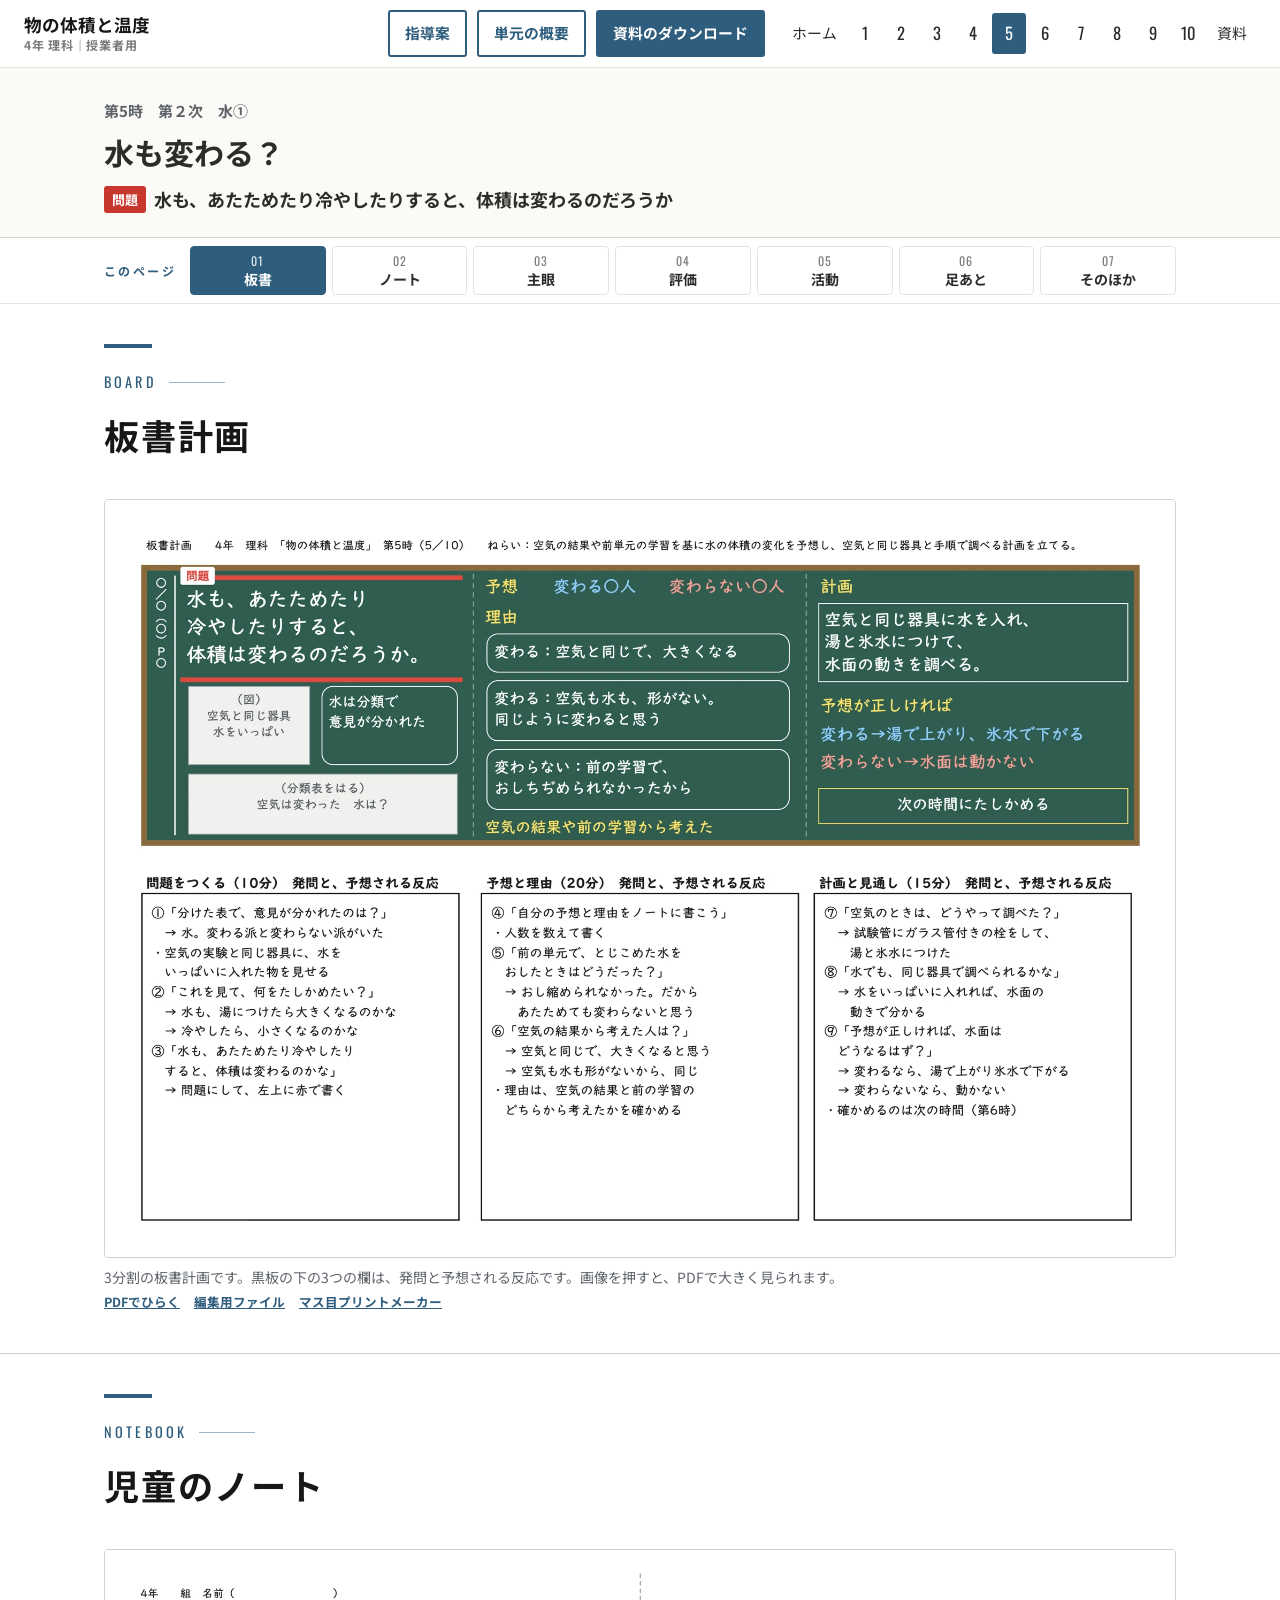
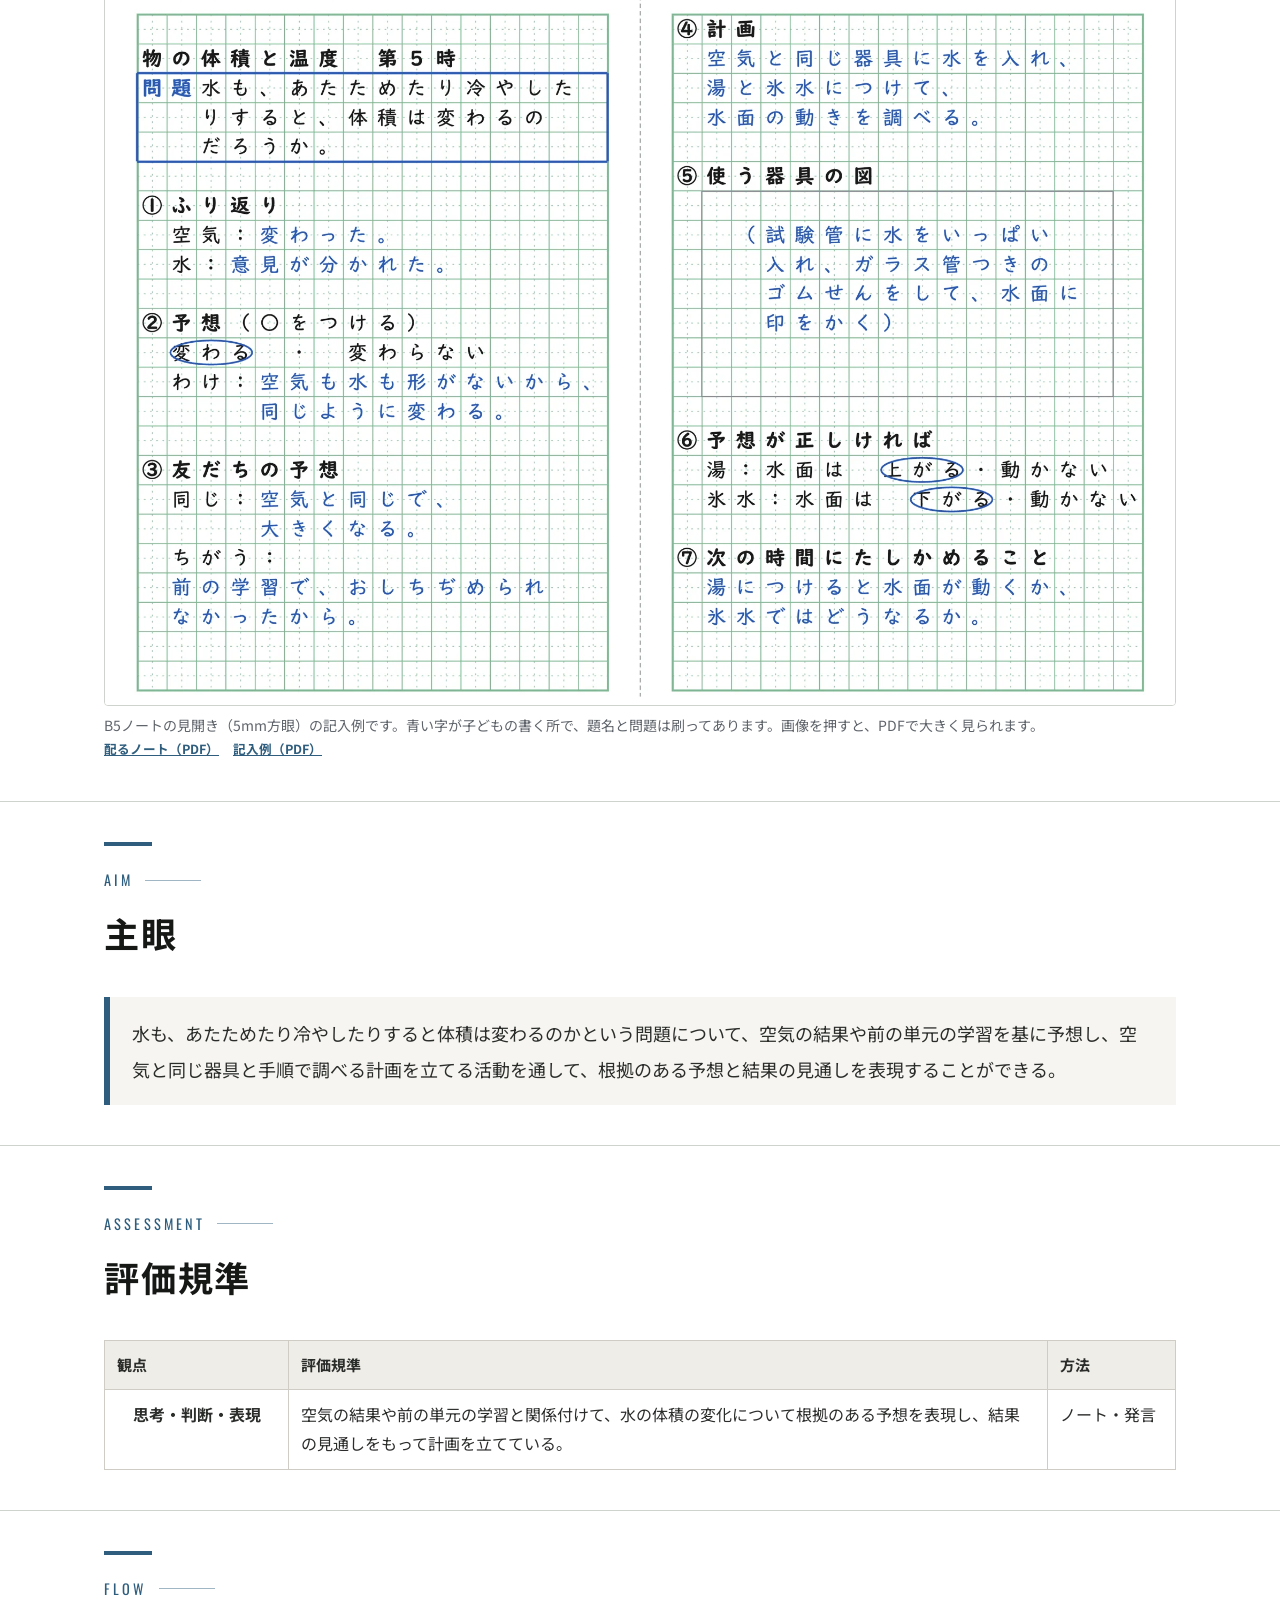
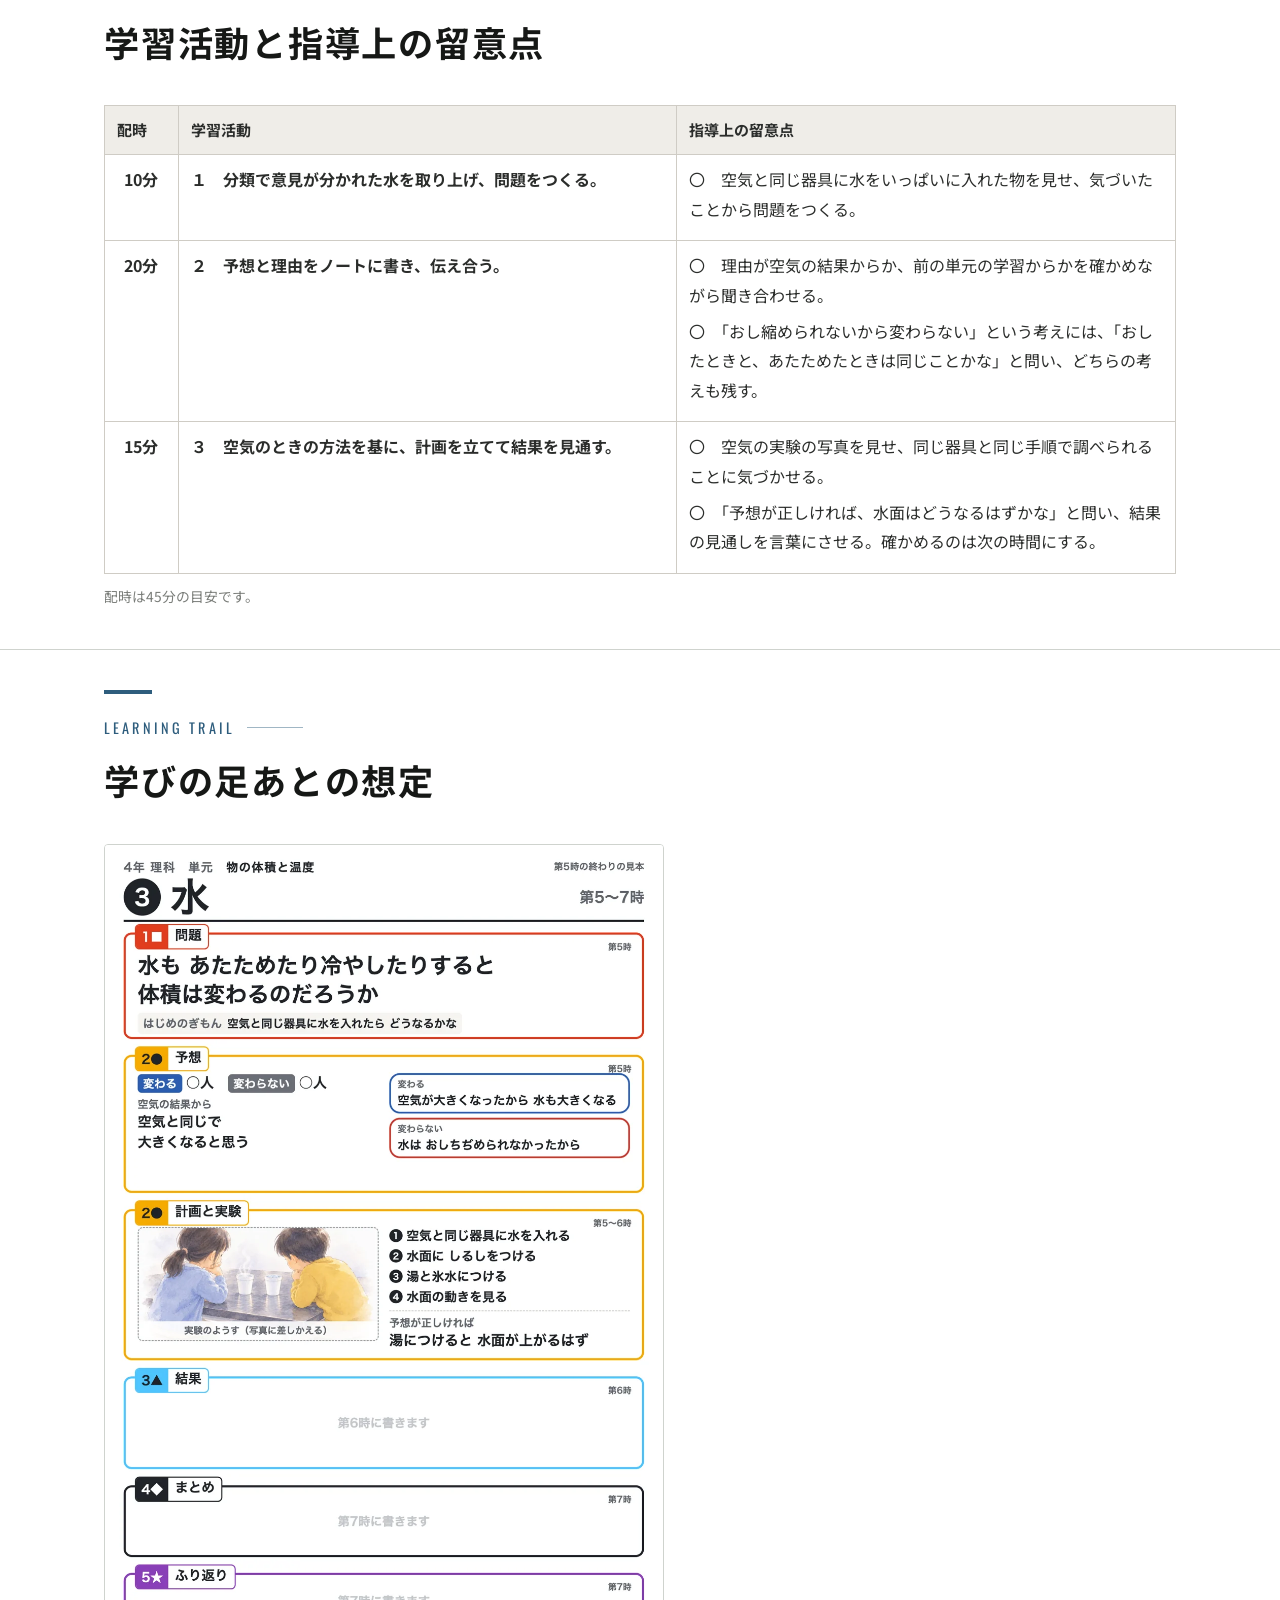
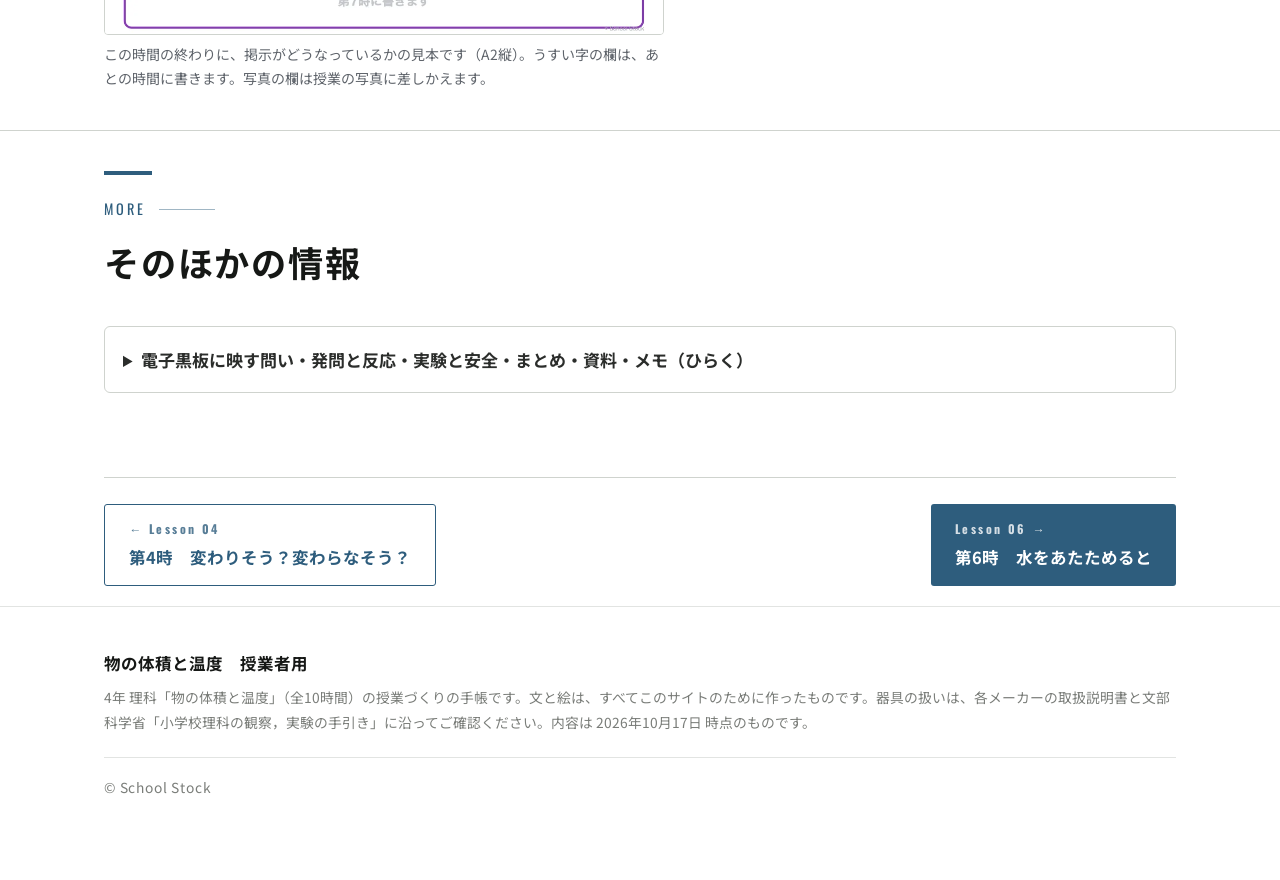
<file: h05.html>
<!DOCTYPE html>
<html lang="ja">
<head>
<meta charset="UTF-8">
<meta name="viewport" content="width=device-width, initial-scale=1.0">
<title>第5時 水も変わる？｜物の体積と温度 授業者用</title>
<meta name="description" content="4年理科「物の体積と温度」第5時の授業者用ページ。水も、あたためたり冷やしたりすると、体積は変わるのだろうか">
<meta name="robots" content="noindex">
<link rel="canonical" href="https://a-tozak.github.io/taiseki-to-ondo/h05.html">
<meta property="og:type" content="website">
<meta property="og:locale" content="ja_JP">
<meta property="og:site_name" content="物の体積と温度　授業者用">
<meta property="og:title" content="第5時 水も変わる？｜物の体積と温度 授業者用">
<meta property="og:description" content="4年理科「物の体積と温度」第5時の授業者用ページ。水も、あたためたり冷やしたりすると、体積は変わるのだろうか">
<meta property="og:url" content="https://a-tozak.github.io/taiseki-to-ondo/h05.html">
<meta property="og:image" content="https://a-tozak.github.io/taiseki-to-ondo/assets/og.png">
<meta name="twitter:card" content="summary_large_image">
<link rel="preconnect" href="https://fonts.googleapis.com">
<link rel="preconnect" href="https://fonts.gstatic.com" crossorigin>
<link href="https://fonts.googleapis.com/css2?family=Noto+Sans+JP:wght@400;500;700;900&family=Oswald:wght@400;500&display=swap" rel="stylesheet">
<link rel="stylesheet" href="assets/site.css?v=20261017230706">
</head>
<body>
<header class="site-header"><div class="header-inner">
<a class="brand" href="index.html"><span class="brand-main">物の体積と温度</span><small>4年 理科｜授業者用</small></a>
<div class="header-right"><a class="head-dl head-doc" href="assets/files/shidoan.pdf" target="_blank" rel="noopener">指導案</a><a class="head-dl head-doc" href="assets/files/jugyosha_slide.pdf" target="_blank" rel="noopener"><span class="dl-long">単元の概要</span><span class="dl-short">概要</span></a><a class="head-dl" href="shiryo.html"><span class="dl-long">資料のダウンロード</span><span class="dl-short">資料</span></a><button class="nav-toggle" aria-label="メニュー" aria-expanded="false">メニュー</button></div>
<nav class="gnav"><ul><li><a href="index.html">ホーム</a></li><li><a href="h01.html" class="num">1</a></li><li><a href="h02.html" class="num">2</a></li><li><a href="h03.html" class="num">3</a></li><li><a href="h04.html" class="num">4</a></li><li><a href="h05.html" aria-current="page" class="num">5</a></li><li><a href="h06.html" class="num">6</a></li><li><a href="h07.html" class="num">7</a></li><li><a href="h08.html" class="num">8</a></li><li><a href="h09.html" class="num">9</a></li><li><a href="h10.html" class="num">10</a></li><li><a href="shiryo.html">資料</a></li></ul></nav>
</div></header>
<div class="lp-title"><div class="wrap"><p class="no">第5時　第２次　水①</p><h1>水も変わる？</h1><p class="q"><b>問題</b>水も、あたためたり冷やしたりすると、体積は変わるのだろうか</p></div></div>
<nav class="stepnav" aria-label="このページの中身"><div class="wrap"><p class="sn-lab">このページ</p><ol><li><a href="#bansho" data-step="bansho"><span class="n">01</span><span class="t">板書</span></a></li><li><a href="#note" data-step="note"><span class="n">02</span><span class="t">ノート</span></a></li><li><a href="#shugan" data-step="shugan"><span class="n">03</span><span class="t">主眼</span></a></li><li><a href="#hyoka" data-step="hyoka"><span class="n">04</span><span class="t">評価</span></a></li><li><a href="#katsudo" data-step="katsudo"><span class="n">05</span><span class="t">活動</span></a></li><li><a href="#ashiato" data-step="ashiato"><span class="n">06</span><span class="t">足あと</span></a></li><li><a href="#more" data-step="more"><span class="n">07</span><span class="t">そのほか</span></a></li></ol></div></nav><div class="lp-body"><section class="block" id="bansho"><div class="wrap"><div class="sec-head"><div class="sec-head-text"><p class="eyebrow">Board</p><h2 class="ja-phrase">板書計画</h2></div></div><figure class="pimg"><a href="assets/bansho/h05a.pdf" target="_blank" rel="noopener"><img src="assets/bansho/h05a.webp" alt="第5時の板書計画"></a><figcaption>3分割の板書計画です。黒板の下の3つの欄は、発問と予想される反応です。画像を押すと、PDFで大きく見られます。<span class="bdl"><br><a href="assets/bansho/h05a.pdf" target="_blank" rel="noopener">PDFでひらく</a><a href="assets/bansho/h05a.json" download>編集用ファイル</a><a href="https://a-tozak.github.io/School_Stock/tools/masume-print/" target="_blank" rel="noopener">マス目プリントメーカー</a></span></figcaption></figure></div></section>
<section class="block" id="note"><div class="wrap"><div class="sec-head"><div class="sec-head-text"><p class="eyebrow">Notebook</p><h2 class="ja-phrase">児童のノート</h2></div></div><figure class="pimg"><a href="assets/note/h05_note_rei.pdf" target="_blank" rel="noopener"><img src="assets/note/h05_note_rei.webp" alt="第5時のノートの記入例" loading="lazy"></a><figcaption>B5ノートの見開き（5mm方眼）の記入例です。青い字が子どもの書く所で、題名と問題は刷ってあります。画像を押すと、PDFで大きく見られます。<span class="bdl"><br><a href="assets/note/h05_note.pdf" target="_blank" rel="noopener">配るノート（PDF）</a><a href="assets/note/h05_note_rei.pdf" target="_blank" rel="noopener">記入例（PDF）</a></span></figcaption></figure></div></section>
<section class="block" id="shugan"><div class="wrap"><div class="sec-head"><div class="sec-head-text"><p class="eyebrow">Aim</p><h2 class="ja-phrase">主眼</h2></div></div><p class="shugan">水も、あたためたり冷やしたりすると体積は変わるのかという問題について、空気の結果や前の単元の学習を基に予想し、空気と同じ器具と手順で調べる計画を立てる活動を通して、根拠のある予想と結果の見通しを表現することができる。</p></div></section>
<section class="block" id="hyoka"><div class="wrap"><div class="sec-head"><div class="sec-head-text"><p class="eyebrow">Assessment</p><h2 class="ja-phrase">評価規準</h2></div></div><table class="htable"><colgroup><col class="k"><col><col class="m"></colgroup><thead><tr><th>観点</th><th>評価規準</th><th>方法</th></tr></thead><tbody><tr><th>思考・判断・表現</th><td>空気の結果や前の単元の学習と関係付けて、水の体積の変化について根拠のある予想を表現し、結果の見通しをもって計画を立てている。</td><td>ノート・発言</td></tr></tbody></table></div></section>
<section class="block" id="katsudo"><div class="wrap"><div class="sec-head"><div class="sec-head-text"><p class="eyebrow">Flow</p><h2 class="ja-phrase">学習活動と指導上の留意点</h2></div></div><table class="atable"><colgroup><col class="t"><col><col></colgroup><thead><tr><th>配時</th><th>学習活動</th><th>指導上の留意点</th></tr></thead><tbody><tr><td class="t">10分</td><td><p class="act">１　分類で意見が分かれた水を取り上げ、問題をつくる。</p></td><td><p class="nt">〇　空気と同じ器具に水をいっぱいに入れた物を見せ、気づいたことから問題をつくる。</p></td></tr><tr><td class="t">20分</td><td><p class="act">２　予想と理由をノートに書き、伝え合う。</p></td><td><p class="nt">〇　理由が空気の結果からか、前の単元の学習からかを確かめながら聞き合わせる。</p><p class="nt">〇　「おし縮められないから変わらない」という考えには、「おしたときと、あたためたときは同じことかな」と問い、どちらの考えも残す。</p></td></tr><tr><td class="t">15分</td><td><p class="act">３　空気のときの方法を基に、計画を立てて結果を見通す。</p></td><td><p class="nt">〇　空気の実験の写真を見せ、同じ器具と同じ手順で調べられることに気づかせる。</p><p class="nt">〇　「予想が正しければ、水面はどうなるはずかな」と問い、結果の見通しを言葉にさせる。確かめるのは次の時間にする。</p></td></tr></tbody></table><p class="src">配時は45分の目安です。</p></div></section>
<section class="block" id="ashiato"><div class="wrap"><div class="sec-head"><div class="sec-head-text"><p class="eyebrow">Learning trail</p><h2 class="ja-phrase">学びの足あとの想定</h2></div></div><figure class="pimg ashiato"><a href="assets/ashiato/h05.webp" target="_blank" rel="noopener"><img src="assets/ashiato/h05.webp" alt="第5時の終わりの学びの足あと" loading="lazy"></a><figcaption>この時間の終わりに、掲示がどうなっているかの見本です（A2縦）。うすい字の欄は、あとの時間に書きます。写真の欄は授業の写真に差しかえます。</figcaption></figure></div></section>
<section class="block" id="more"><div class="wrap"><div class="sec-head"><div class="sec-head-text"><p class="eyebrow">More</p><h2 class="ja-phrase">そのほかの情報</h2></div></div><details class="more"><summary>電子黒板に映す問い・発問と反応・実験と安全・まとめ・資料・メモ（ひらく）</summary><h3>電子黒板に映す問い</h3><div class="utsusu"><p class="toi">水も、あたためたり<ruby>冷<rt>ひ</rt></ruby>やしたりすると、<ruby>体積<rt>たいせき</rt></ruby>は<ruby>変<rt>か</rt></ruby>わるのだろうか</p><button type="button" class="btn-proj" data-proj="&lt;p class=&quot;plb&quot;&gt;第5時　この時間の問い&lt;/p&gt;&lt;p class=&quot;pt&quot;&gt;水も、あたためたり&lt;ruby&gt;冷&lt;rt&gt;ひ&lt;/rt&gt;&lt;/ruby&gt;やしたりすると、&lt;ruby&gt;体積&lt;rt&gt;たいせき&lt;/rt&gt;&lt;/ruby&gt;は&lt;ruby&gt;変&lt;rt&gt;か&lt;/rt&gt;&lt;/ruby&gt;わるのだろうか&lt;/p&gt;">画面いっぱいに映す</button></div><h3>おもな発問</h3><ul class="tlist"><li>分類で意見が分かれた水は、どうだろう。</li><li>前の単元で、とじこめた水をおしたときはどうだったかな。</li><li>空気のときは、どうやって調べたかな。同じ器具で調べられるかな。</li><li>予想が正しければ、湯や氷水につけたとき、ガラス管の中の水面はどうなるはずかな。</li></ul><h3>予想される児童の反応</h3><ul class="tlist"><li>水は前の学習でおし縮められなかったから、あたためても変わらないと思う。</li><li>空気と同じで、大きくなると思う。</li><li>空気と同じ器具に水を入れれば、調べられそう。</li><li>大きくなるなら、湯につけると水面が上がるはず。</li></ul><h3>見る・計画を立てる（空気と同じ器具に水を入れた物）</h3><p><b>器具・準備</b></p><ul class="tlist"><li>試験管に水をいっぱいに入れ、ガラス管付きゴム栓をした物（見せる用）</li><li>空気の実験（第2時）の写真と、学びの足あと（空気）</li><li>分類ボード（A3）</li></ul><p><b>手順</b></p><ol class="tlist"><li>空気と同じ器具に水をいっぱいに入れた物を見せ、気づいたことを出し合って問題をつくる。</li><li>予想と理由をノートに書き、人数を確かめる。</li><li>空気のときの方法を思い出し、同じ器具・同じ手順で調べる計画を立てる。</li><li>予想が正しければ、湯と氷水につけたときに水面がどうなるかを考える。</li></ol><p><b>結果の見通し</b>　変わるなら、湯につけると水面が上がり、氷水につけると下がるはず。変わらないなら、水面は動かないはず。確かめるのは次の時間。</p><h3>まとめの例</h3><p>水も、あたためたり冷やしたりすると体積が変わるのかを、空気と同じ器具と手順で確かめる。変わるなら、湯につけると水面が上がるはず。</p><h3>次の問い</h3><p>湯と氷水につけると、水面は本当に動くのだろうか。</p><h3>着眼１の目指す児童の姿（第２次）</h3><p>空気について導きだした結論と分類表とを関係付け、「水も、あたためたり冷やしたりすると、体積は変わるのだろうか」という問題を見いだす。　空気の結果や前単元の学習と関係付け、「空気と同じで大きくなる」「水は変わらない」など、根拠のある予想を発想し、表現している。</p><h3>メモ</h3><ul class="tlist"><li>空気と同じ器具に水を入れた物を見せて、問題をつくる（着眼２）。</li><li>水は3時間（2026-10-17）。この時間は問題・予想・計画まで。実験２は第6時、まとめは第7時。</li></ul></details></div></section>
</div><div class="wrap"><div class="next-nav"><a class="btn-sub" href="h04.html"><span><span class="lbl">← Lesson 04</span>第4時　変わりそう？変わらなそう？</span></a><a class="btn-main" href="h06.html"><span><span class="lbl">Lesson 06 →</span>第6時　水をあたためると</span></a></div></div><footer class="site-footer"><div class="wrap">
<p class="f-name">物の体積と温度　授業者用</p>
<p class="f-sub">4年 理科「物の体積と温度」（全10時間）の授業づくりの手帳です。文と絵は、すべてこのサイトのために作ったものです。器具の扱いは、各メーカーの取扱説明書と文部科学省「小学校理科の観察，実験の手引き」に沿ってご確認ください。内容は 2026年10月17日 時点のものです。</p>
<p class="f-copy">© School Stock</p>
</div></footer>
<div class="proj" id="proj" hidden><button type="button" class="proj-close" aria-label="とじる">とじる</button><div class="proj-body" id="proj-body"></div></div>
<script src="assets/site.js"></script>
</body></html>
</file>
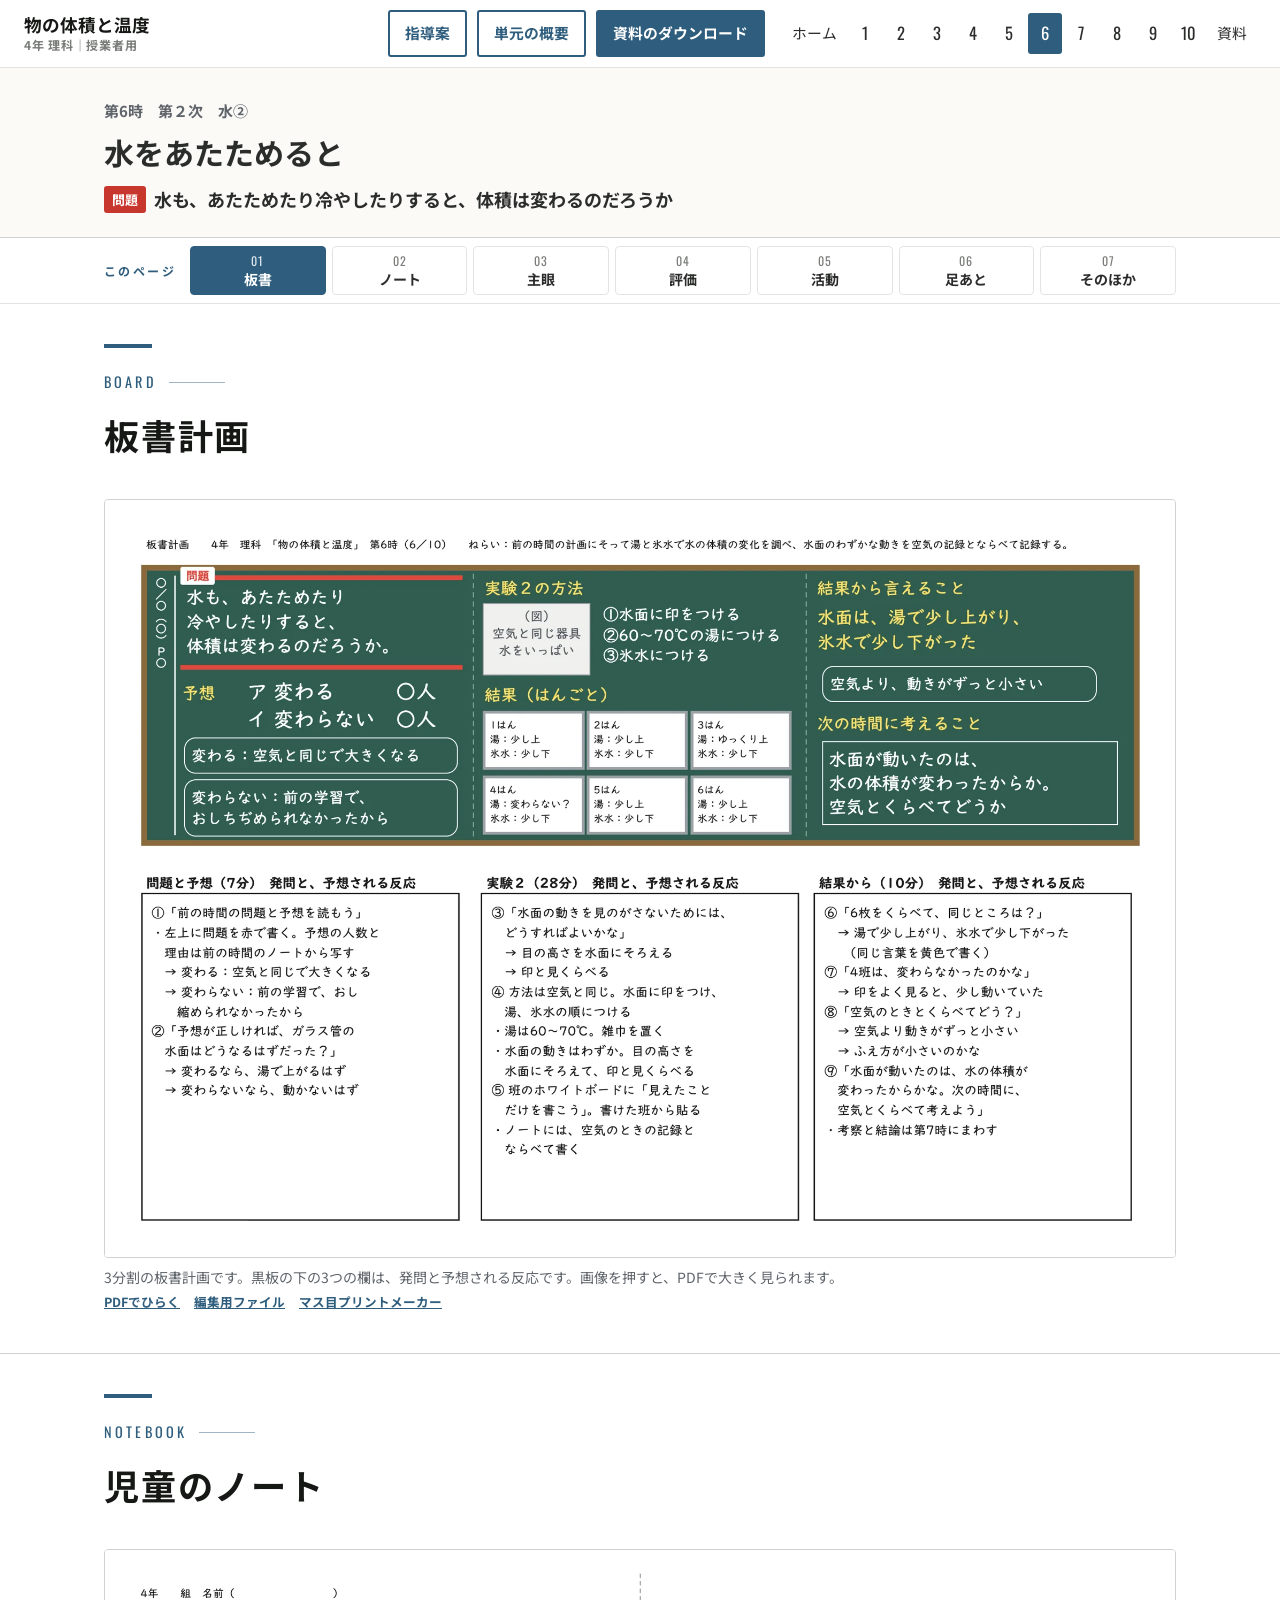
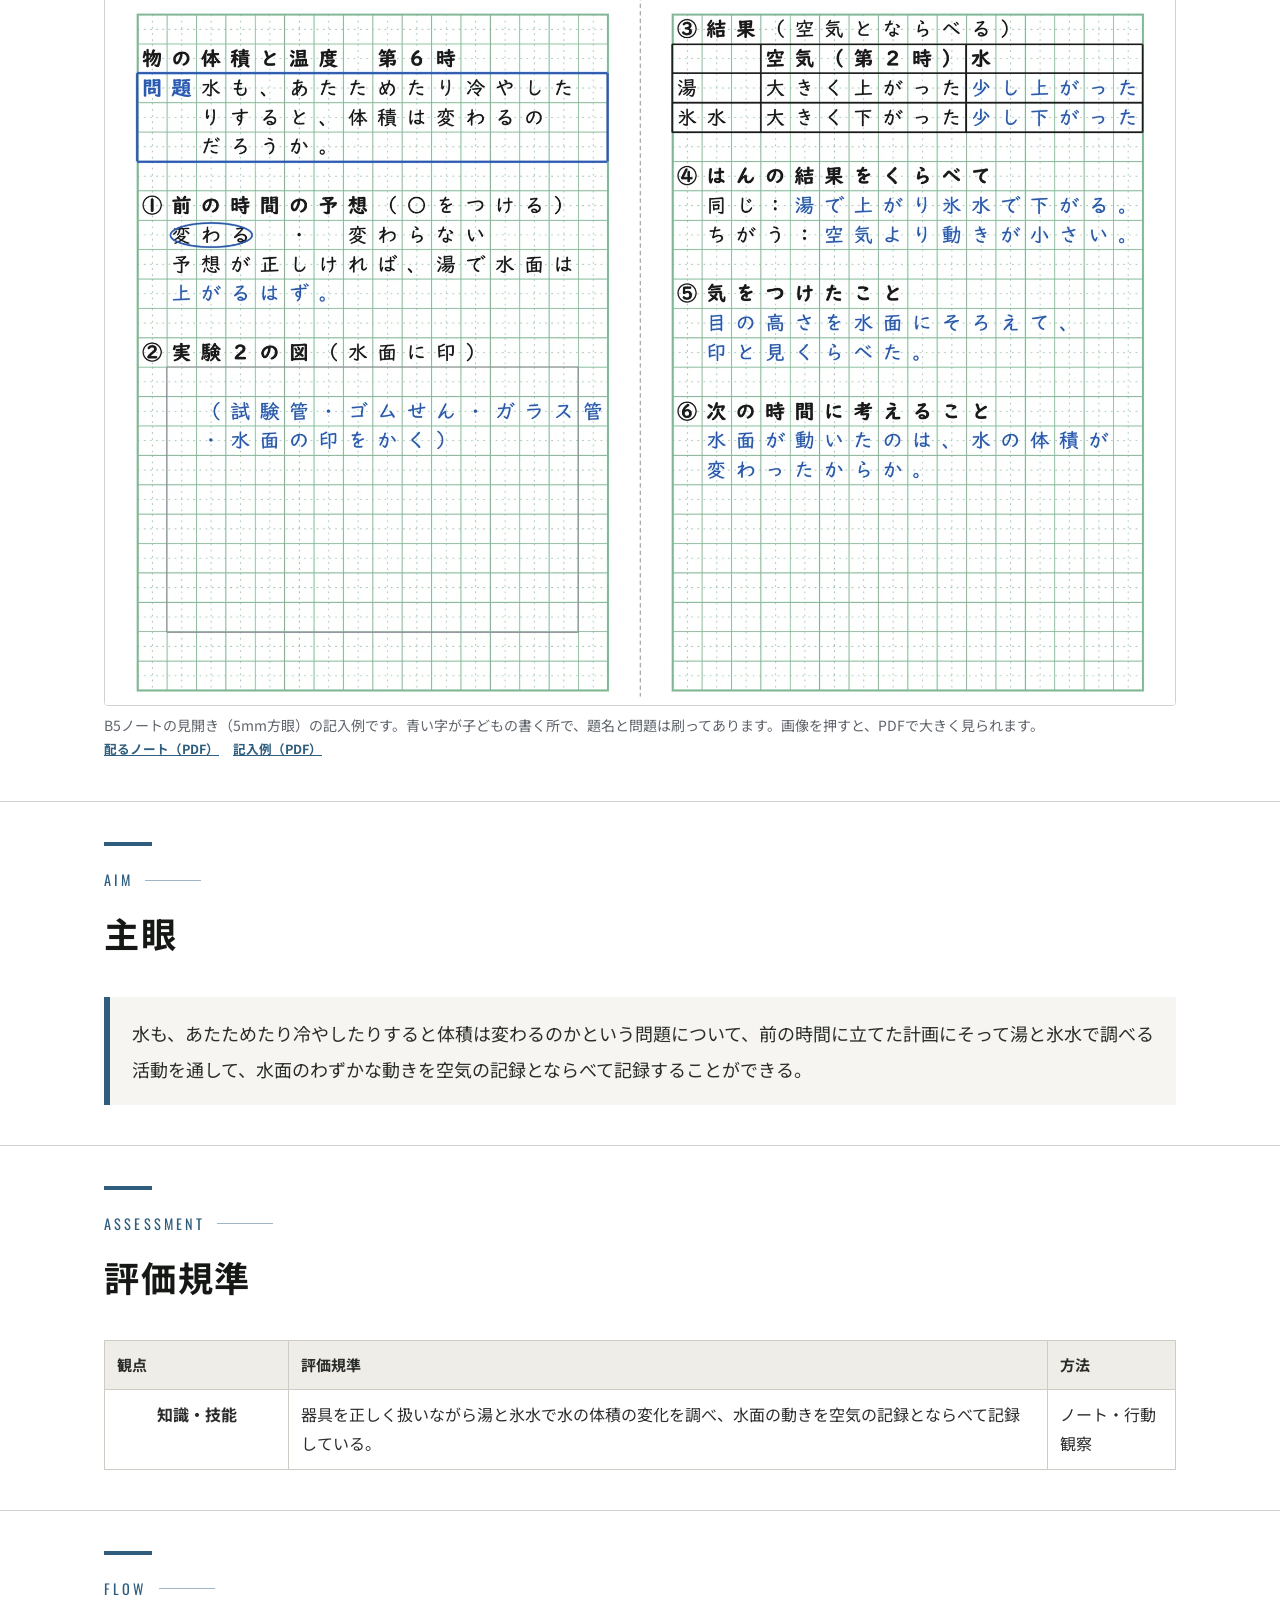
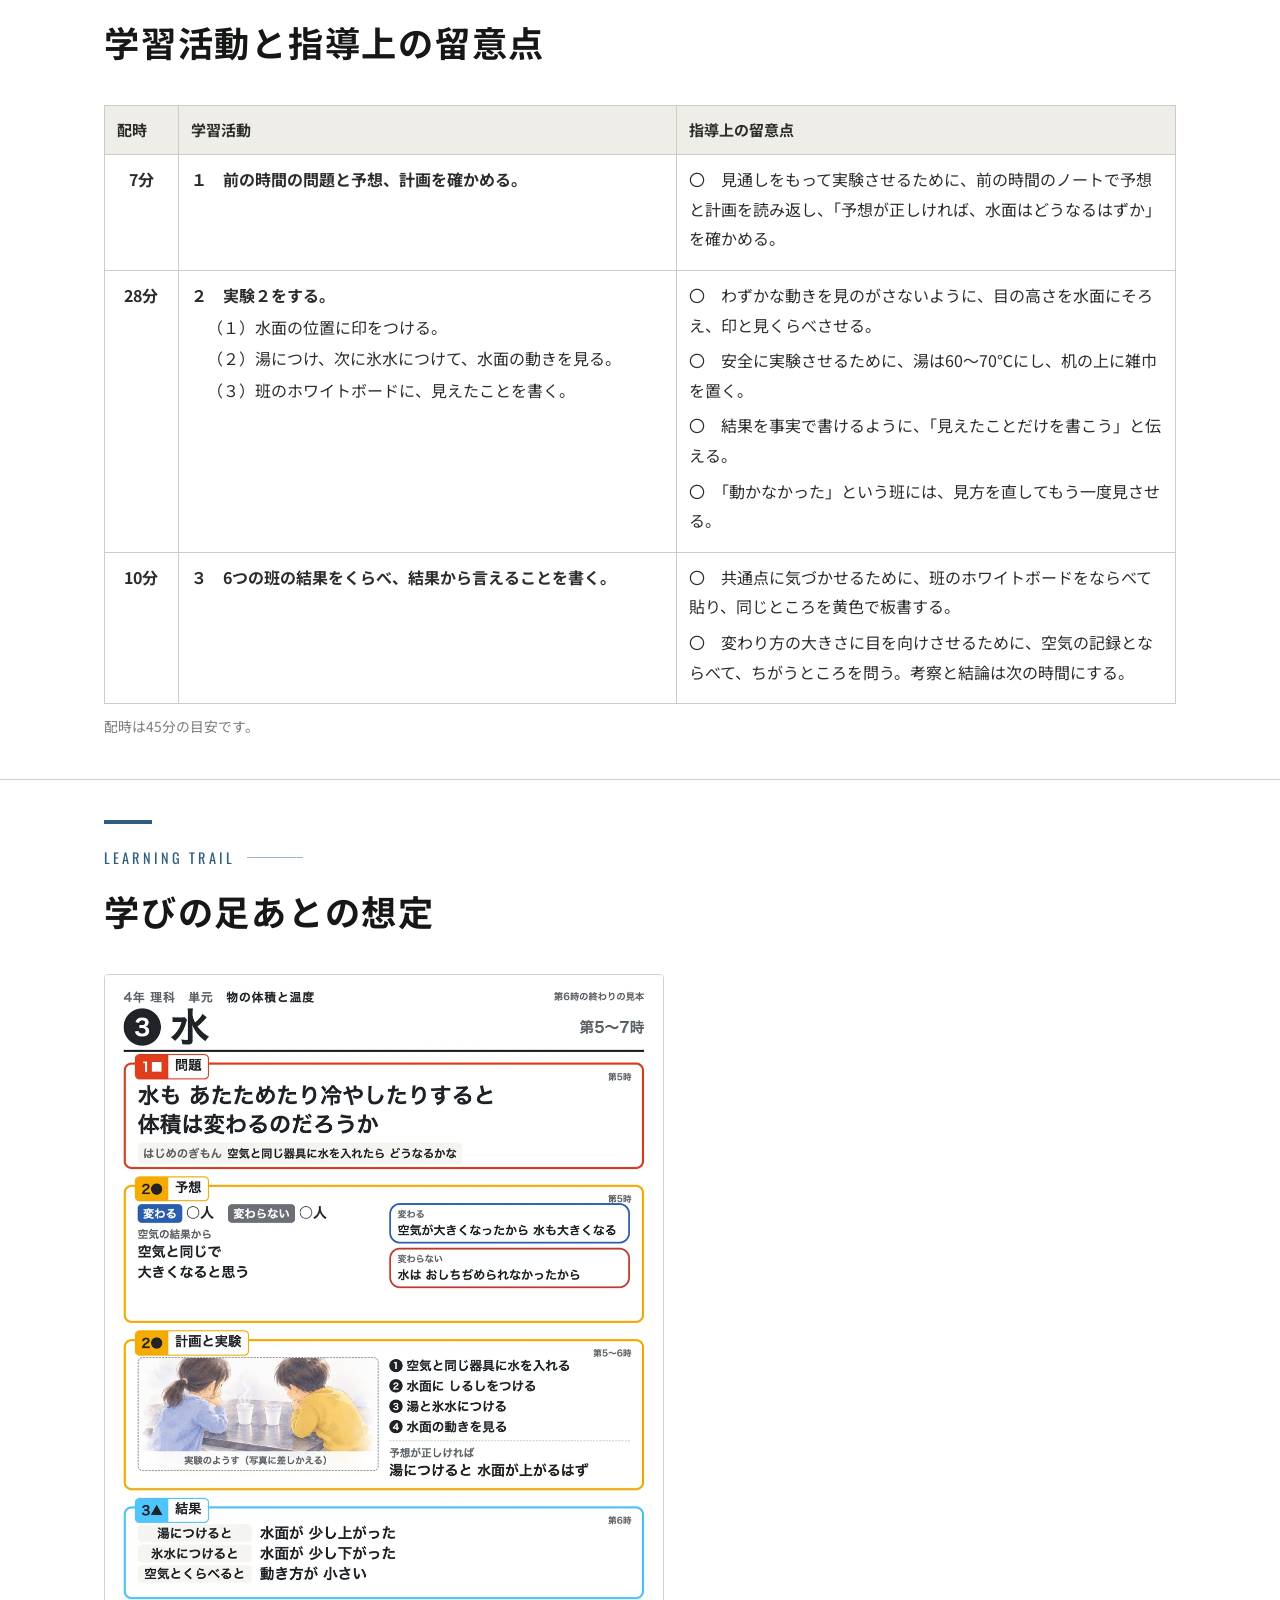
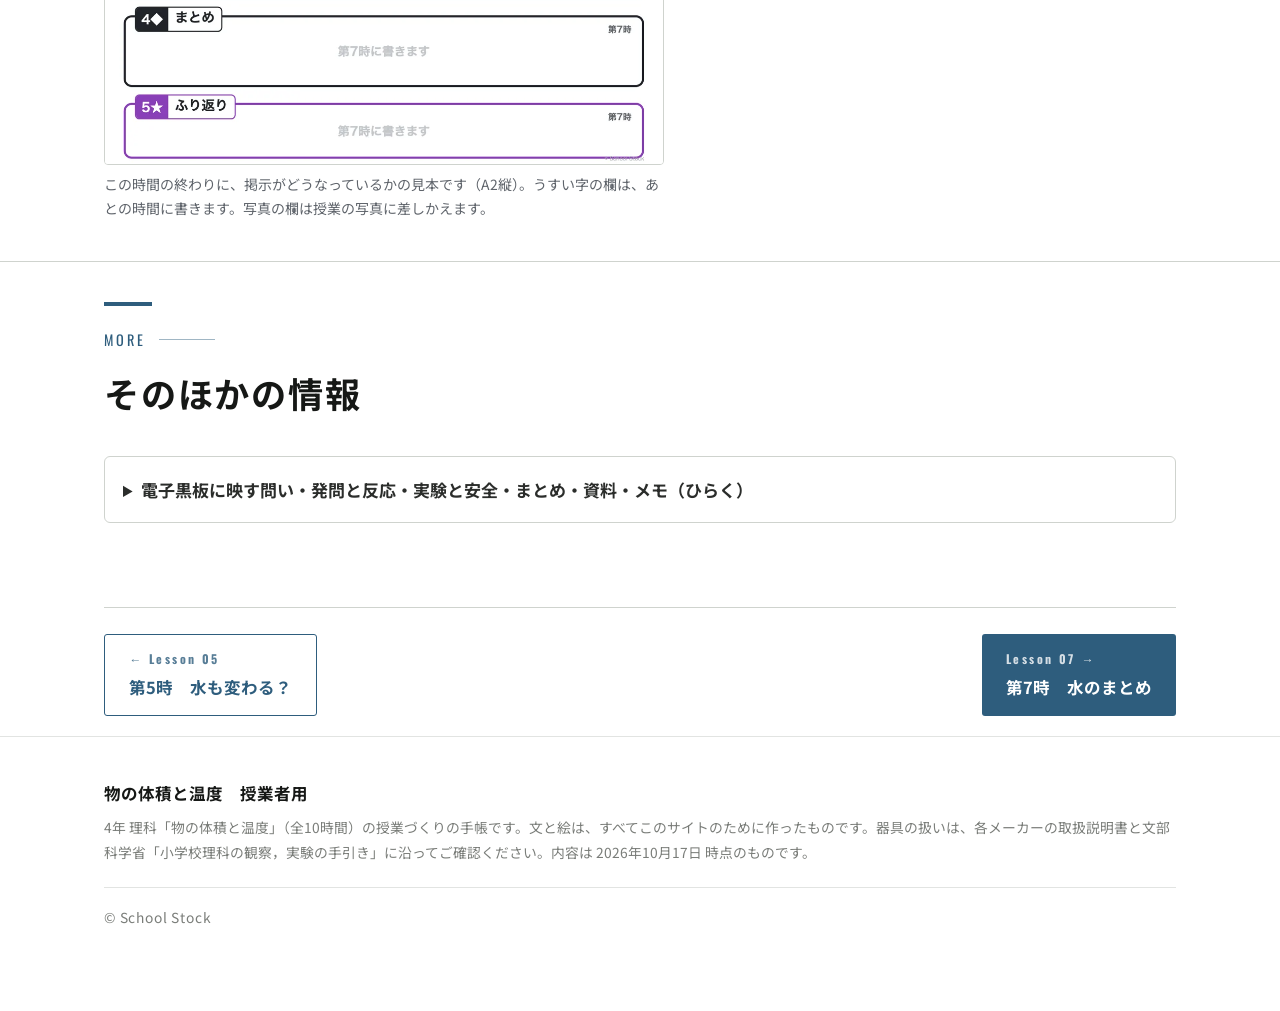
<file: h06.html>
<!DOCTYPE html>
<html lang="ja">
<head>
<meta charset="UTF-8">
<meta name="viewport" content="width=device-width, initial-scale=1.0">
<title>第6時 水をあたためると｜物の体積と温度 授業者用</title>
<meta name="description" content="4年理科「物の体積と温度」第6時の授業者用ページ。水も、あたためたり冷やしたりすると、体積は変わるのだろうか">
<meta name="robots" content="noindex">
<link rel="canonical" href="https://a-tozak.github.io/taiseki-to-ondo/h06.html">
<meta property="og:type" content="website">
<meta property="og:locale" content="ja_JP">
<meta property="og:site_name" content="物の体積と温度　授業者用">
<meta property="og:title" content="第6時 水をあたためると｜物の体積と温度 授業者用">
<meta property="og:description" content="4年理科「物の体積と温度」第6時の授業者用ページ。水も、あたためたり冷やしたりすると、体積は変わるのだろうか">
<meta property="og:url" content="https://a-tozak.github.io/taiseki-to-ondo/h06.html">
<meta property="og:image" content="https://a-tozak.github.io/taiseki-to-ondo/assets/og.png">
<meta name="twitter:card" content="summary_large_image">
<link rel="preconnect" href="https://fonts.googleapis.com">
<link rel="preconnect" href="https://fonts.gstatic.com" crossorigin>
<link href="https://fonts.googleapis.com/css2?family=Noto+Sans+JP:wght@400;500;700;900&family=Oswald:wght@400;500&display=swap" rel="stylesheet">
<link rel="stylesheet" href="assets/site.css?v=20261017230706">
</head>
<body>
<header class="site-header"><div class="header-inner">
<a class="brand" href="index.html"><span class="brand-main">物の体積と温度</span><small>4年 理科｜授業者用</small></a>
<div class="header-right"><a class="head-dl head-doc" href="assets/files/shidoan.pdf" target="_blank" rel="noopener">指導案</a><a class="head-dl head-doc" href="assets/files/jugyosha_slide.pdf" target="_blank" rel="noopener"><span class="dl-long">単元の概要</span><span class="dl-short">概要</span></a><a class="head-dl" href="shiryo.html"><span class="dl-long">資料のダウンロード</span><span class="dl-short">資料</span></a><button class="nav-toggle" aria-label="メニュー" aria-expanded="false">メニュー</button></div>
<nav class="gnav"><ul><li><a href="index.html">ホーム</a></li><li><a href="h01.html" class="num">1</a></li><li><a href="h02.html" class="num">2</a></li><li><a href="h03.html" class="num">3</a></li><li><a href="h04.html" class="num">4</a></li><li><a href="h05.html" class="num">5</a></li><li><a href="h06.html" aria-current="page" class="num">6</a></li><li><a href="h07.html" class="num">7</a></li><li><a href="h08.html" class="num">8</a></li><li><a href="h09.html" class="num">9</a></li><li><a href="h10.html" class="num">10</a></li><li><a href="shiryo.html">資料</a></li></ul></nav>
</div></header>
<div class="lp-title"><div class="wrap"><p class="no">第6時　第２次　水②</p><h1>水をあたためると</h1><p class="q"><b>問題</b>水も、あたためたり冷やしたりすると、体積は変わるのだろうか</p></div></div>
<nav class="stepnav" aria-label="このページの中身"><div class="wrap"><p class="sn-lab">このページ</p><ol><li><a href="#bansho" data-step="bansho"><span class="n">01</span><span class="t">板書</span></a></li><li><a href="#note" data-step="note"><span class="n">02</span><span class="t">ノート</span></a></li><li><a href="#shugan" data-step="shugan"><span class="n">03</span><span class="t">主眼</span></a></li><li><a href="#hyoka" data-step="hyoka"><span class="n">04</span><span class="t">評価</span></a></li><li><a href="#katsudo" data-step="katsudo"><span class="n">05</span><span class="t">活動</span></a></li><li><a href="#ashiato" data-step="ashiato"><span class="n">06</span><span class="t">足あと</span></a></li><li><a href="#more" data-step="more"><span class="n">07</span><span class="t">そのほか</span></a></li></ol></div></nav><div class="lp-body"><section class="block" id="bansho"><div class="wrap"><div class="sec-head"><div class="sec-head-text"><p class="eyebrow">Board</p><h2 class="ja-phrase">板書計画</h2></div></div><figure class="pimg"><a href="assets/bansho/h06a.pdf" target="_blank" rel="noopener"><img src="assets/bansho/h06a.webp" alt="第6時の板書計画"></a><figcaption>3分割の板書計画です。黒板の下の3つの欄は、発問と予想される反応です。画像を押すと、PDFで大きく見られます。<span class="bdl"><br><a href="assets/bansho/h06a.pdf" target="_blank" rel="noopener">PDFでひらく</a><a href="assets/bansho/h06a.json" download>編集用ファイル</a><a href="https://a-tozak.github.io/School_Stock/tools/masume-print/" target="_blank" rel="noopener">マス目プリントメーカー</a></span></figcaption></figure></div></section>
<section class="block" id="note"><div class="wrap"><div class="sec-head"><div class="sec-head-text"><p class="eyebrow">Notebook</p><h2 class="ja-phrase">児童のノート</h2></div></div><figure class="pimg"><a href="assets/note/h06_note_rei.pdf" target="_blank" rel="noopener"><img src="assets/note/h06_note_rei.webp" alt="第6時のノートの記入例" loading="lazy"></a><figcaption>B5ノートの見開き（5mm方眼）の記入例です。青い字が子どもの書く所で、題名と問題は刷ってあります。画像を押すと、PDFで大きく見られます。<span class="bdl"><br><a href="assets/note/h06_note.pdf" target="_blank" rel="noopener">配るノート（PDF）</a><a href="assets/note/h06_note_rei.pdf" target="_blank" rel="noopener">記入例（PDF）</a></span></figcaption></figure></div></section>
<section class="block" id="shugan"><div class="wrap"><div class="sec-head"><div class="sec-head-text"><p class="eyebrow">Aim</p><h2 class="ja-phrase">主眼</h2></div></div><p class="shugan">水も、あたためたり冷やしたりすると体積は変わるのかという問題について、前の時間に立てた計画にそって湯と氷水で調べる活動を通して、水面のわずかな動きを空気の記録とならべて記録することができる。</p></div></section>
<section class="block" id="hyoka"><div class="wrap"><div class="sec-head"><div class="sec-head-text"><p class="eyebrow">Assessment</p><h2 class="ja-phrase">評価規準</h2></div></div><table class="htable"><colgroup><col class="k"><col><col class="m"></colgroup><thead><tr><th>観点</th><th>評価規準</th><th>方法</th></tr></thead><tbody><tr><th>知識・技能</th><td>器具を正しく扱いながら湯と氷水で水の体積の変化を調べ、水面の動きを空気の記録とならべて記録している。</td><td>ノート・行動観察</td></tr></tbody></table></div></section>
<section class="block" id="katsudo"><div class="wrap"><div class="sec-head"><div class="sec-head-text"><p class="eyebrow">Flow</p><h2 class="ja-phrase">学習活動と指導上の留意点</h2></div></div><table class="atable"><colgroup><col class="t"><col><col></colgroup><thead><tr><th>配時</th><th>学習活動</th><th>指導上の留意点</th></tr></thead><tbody><tr><td class="t">7分</td><td><p class="act">１　前の時間の問題と予想、計画を確かめる。</p></td><td><p class="nt">〇　見通しをもって実験させるために、前の時間のノートで予想と計画を読み返し、「予想が正しければ、水面はどうなるはずか」を確かめる。</p></td></tr><tr><td class="t">28分</td><td><p class="act">２　実験２をする。</p><p class="sub">（１）水面の位置に印をつける。</p><p class="sub">（２）湯につけ、次に氷水につけて、水面の動きを見る。</p><p class="sub">（３）班のホワイトボードに、見えたことを書く。</p></td><td><p class="nt">〇　わずかな動きを見のがさないように、目の高さを水面にそろえ、印と見くらべさせる。</p><p class="nt">〇　安全に実験させるために、湯は60〜70℃にし、机の上に雑巾を置く。</p><p class="nt">〇　結果を事実で書けるように、「見えたことだけを書こう」と伝える。</p><p class="nt">〇　「動かなかった」という班には、見方を直してもう一度見させる。</p></td></tr><tr><td class="t">10分</td><td><p class="act">３　6つの班の結果をくらべ、結果から言えることを書く。</p></td><td><p class="nt">〇　共通点に気づかせるために、班のホワイトボードをならべて貼り、同じところを黄色で板書する。</p><p class="nt">〇　変わり方の大きさに目を向けさせるために、空気の記録とならべて、ちがうところを問う。考察と結論は次の時間にする。</p></td></tr></tbody></table><p class="src">配時は45分の目安です。</p></div></section>
<section class="block" id="ashiato"><div class="wrap"><div class="sec-head"><div class="sec-head-text"><p class="eyebrow">Learning trail</p><h2 class="ja-phrase">学びの足あとの想定</h2></div></div><figure class="pimg ashiato"><a href="assets/ashiato/h06.webp" target="_blank" rel="noopener"><img src="assets/ashiato/h06.webp" alt="第6時の終わりの学びの足あと" loading="lazy"></a><figcaption>この時間の終わりに、掲示がどうなっているかの見本です（A2縦）。うすい字の欄は、あとの時間に書きます。写真の欄は授業の写真に差しかえます。</figcaption></figure></div></section>
<section class="block" id="more"><div class="wrap"><div class="sec-head"><div class="sec-head-text"><p class="eyebrow">More</p><h2 class="ja-phrase">そのほかの情報</h2></div></div><details class="more"><summary>電子黒板に映す問い・発問と反応・実験と安全・まとめ・資料・メモ（ひらく）</summary><h3>電子黒板に映す問い</h3><div class="utsusu"><p class="toi">水も、あたためたり<ruby>冷<rt>ひ</rt></ruby>やしたりすると、<ruby>体積<rt>たいせき</rt></ruby>は<ruby>変<rt>か</rt></ruby>わるのだろうか</p><button type="button" class="btn-proj" data-proj="&lt;p class=&quot;plb&quot;&gt;第6時　この時間の問い&lt;/p&gt;&lt;p class=&quot;pt&quot;&gt;水も、あたためたり&lt;ruby&gt;冷&lt;rt&gt;ひ&lt;/rt&gt;&lt;/ruby&gt;やしたりすると、&lt;ruby&gt;体積&lt;rt&gt;たいせき&lt;/rt&gt;&lt;/ruby&gt;は&lt;ruby&gt;変&lt;rt&gt;か&lt;/rt&gt;&lt;/ruby&gt;わるのだろうか&lt;/p&gt;">画面いっぱいに映す</button></div><h3>おもな発問</h3><ul class="tlist"><li>予想が正しければ、ガラス管の中の水面はどうなるはずだったかな。</li><li>水面の動きを見のがさないためには、どうすればよいかな。</li><li>6つの班の結果をくらべて、同じところはどこかな。</li><li>空気のときとくらべて、水面の動き方はどうだろう。</li></ul><h3>予想される児童の反応</h3><ul class="tlist"><li>少しだけど水面が上がった。</li><li>目の高さを水面にそろえて、印と見くらべるとよく分かる。</li><li>空気より動きがずっと小さい。増え方が小さいのかな。</li></ul><h3>実験２　水をあたためたり冷やしたりする</h3><p><b>器具・準備</b></p><ul class="tlist"><li>試験管（水をいっぱいに入れる）</li><li>ガラス管付きゴム栓</li><li>サーモカップ2つ</li><li>湯（60〜70℃）</li><li>氷水</li><li>ビニルテープ</li><li>トレー・雑巾</li><li>班のホワイトボード</li></ul><p><b>手順</b></p><ol class="tlist"><li>試験管に水をいっぱいに入れ、ガラス管付きゴム栓をする（ガラス管の途中まで水が上がる）。</li><li>水面の位置にビニルテープで印をつける。</li><li>湯につけて、次に氷水につけて、水面の動きを見る。</li><li>班のホワイトボードに見えたことだけを書き、ノートには空気のときの記録とならべて書く。</li></ol><p><b>結果の見通し</b>　湯につけると水面はわずかに上がり、氷水につけるとわずかに下がる。空気より動きが小さい。</p><div class="box warn2"><h3>安全</h3><ul class="tlist"><li>湯は60〜70℃。熱湯は使わない。こぼしたときのために雑巾を置く。</li></ul></div><h3>まとめの例</h3><p>水面は、湯につけると少し上がり、氷水につけると少し下がった。空気より動きが小さかった。</p><h3>次の問い</h3><p>水面が動いたのは、水の体積が変わったからだろうか。空気とくらべてどうだろう。</p><h3>着眼１の目指す児童の姿（第２次）</h3><p>水面のわずかな動きを見逃さないように注意深く観察し、空気の記録と並べて比べられるように記録している。</p><h3>メモ</h3><ul class="tlist"><li>水面の動きはわずか。予備実験で、湯と氷水でどれくらい動くかを確かめておく。</li><li>考察と結論は第7時。</li></ul></details></div></section>
</div><div class="wrap"><div class="next-nav"><a class="btn-sub" href="h05.html"><span><span class="lbl">← Lesson 05</span>第5時　水も変わる？</span></a><a class="btn-main" href="h07.html"><span><span class="lbl">Lesson 07 →</span>第7時　水のまとめ</span></a></div></div><footer class="site-footer"><div class="wrap">
<p class="f-name">物の体積と温度　授業者用</p>
<p class="f-sub">4年 理科「物の体積と温度」（全10時間）の授業づくりの手帳です。文と絵は、すべてこのサイトのために作ったものです。器具の扱いは、各メーカーの取扱説明書と文部科学省「小学校理科の観察，実験の手引き」に沿ってご確認ください。内容は 2026年10月17日 時点のものです。</p>
<p class="f-copy">© School Stock</p>
</div></footer>
<div class="proj" id="proj" hidden><button type="button" class="proj-close" aria-label="とじる">とじる</button><div class="proj-body" id="proj-body"></div></div>
<script src="assets/site.js"></script>
</body></html>
</file>
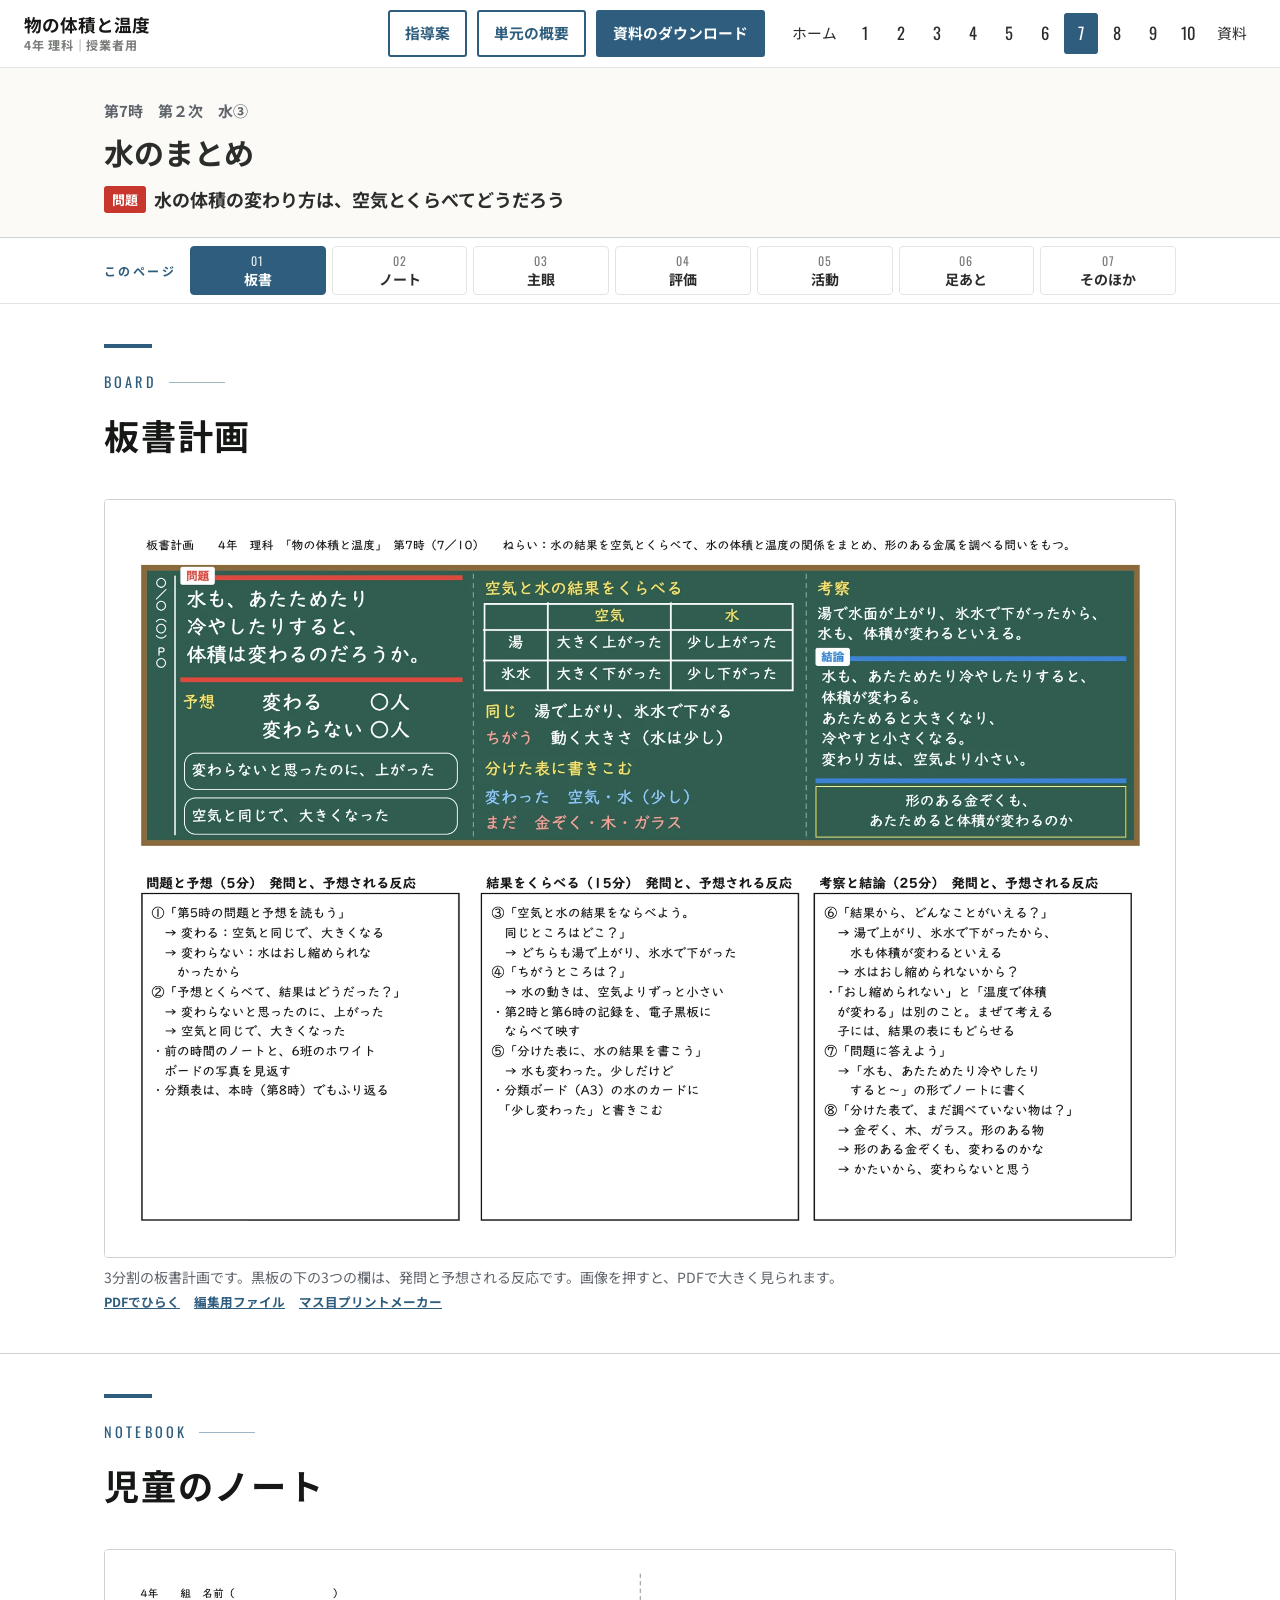
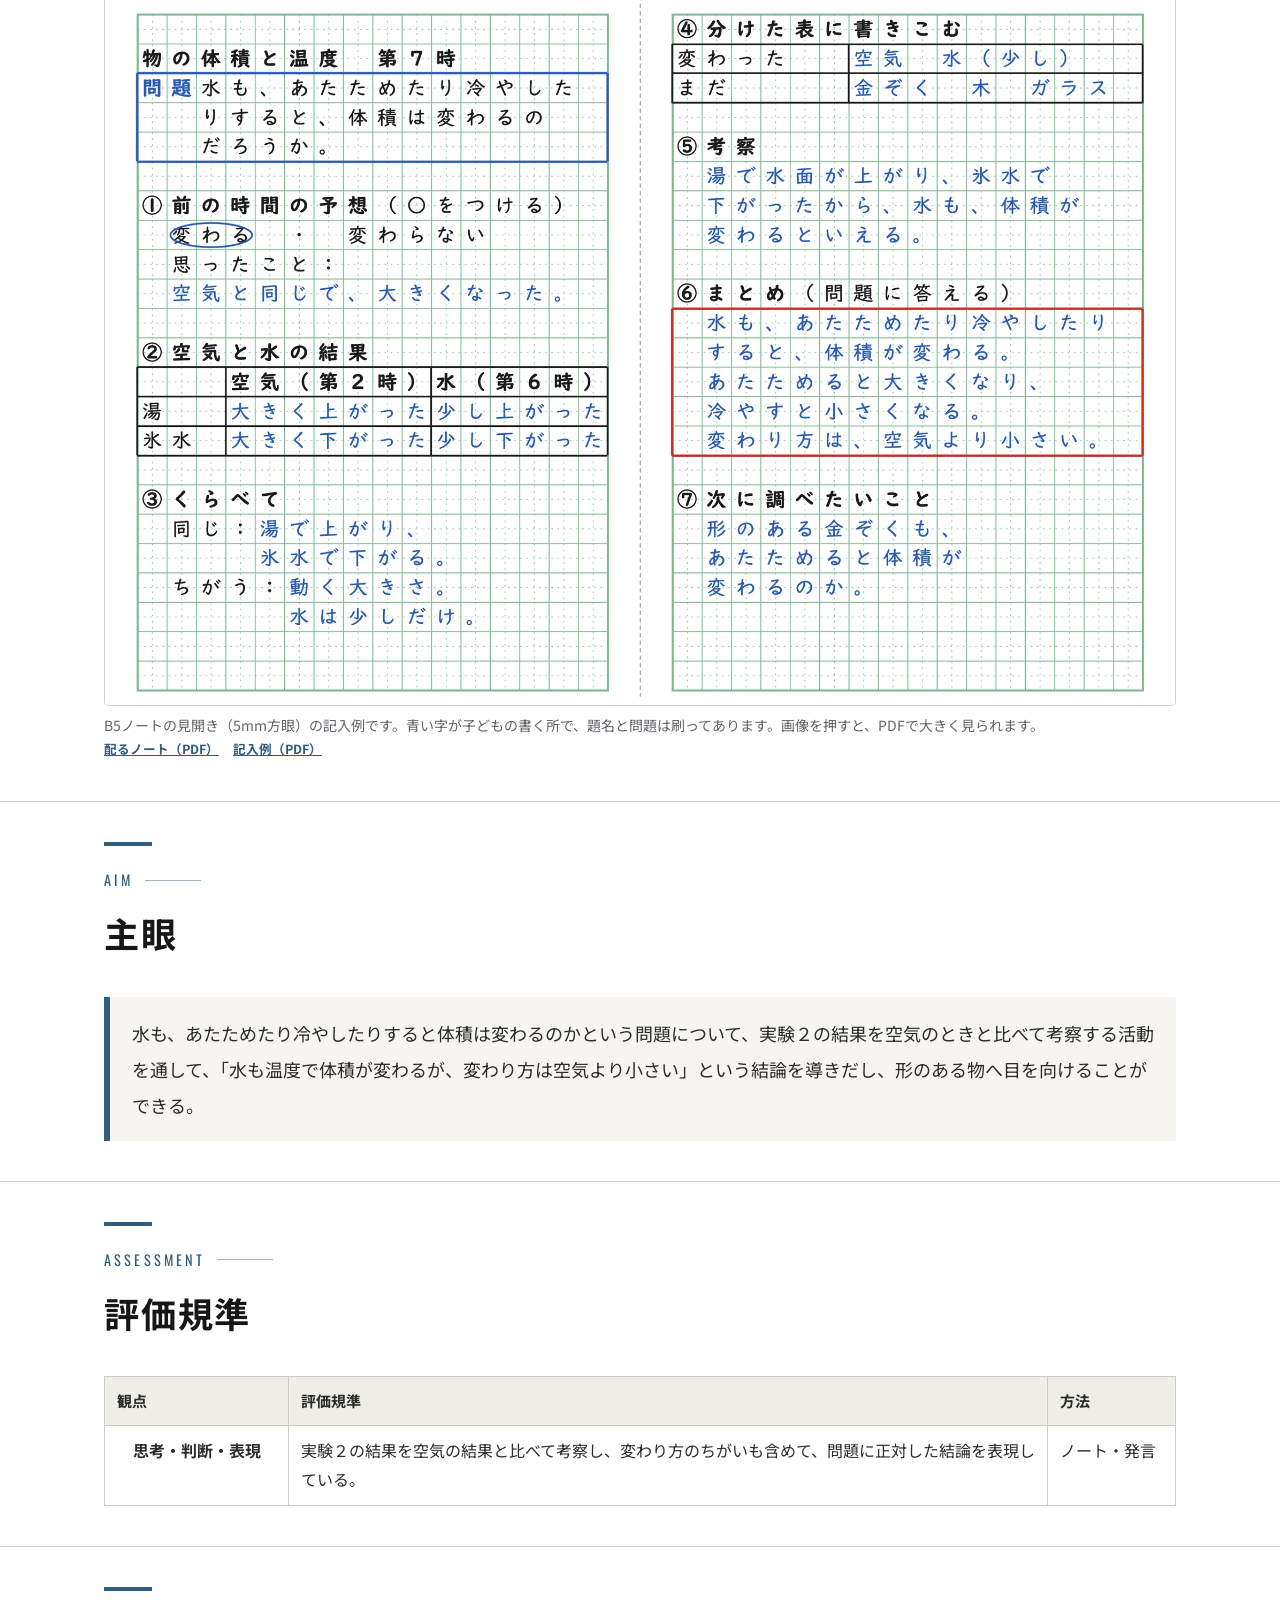
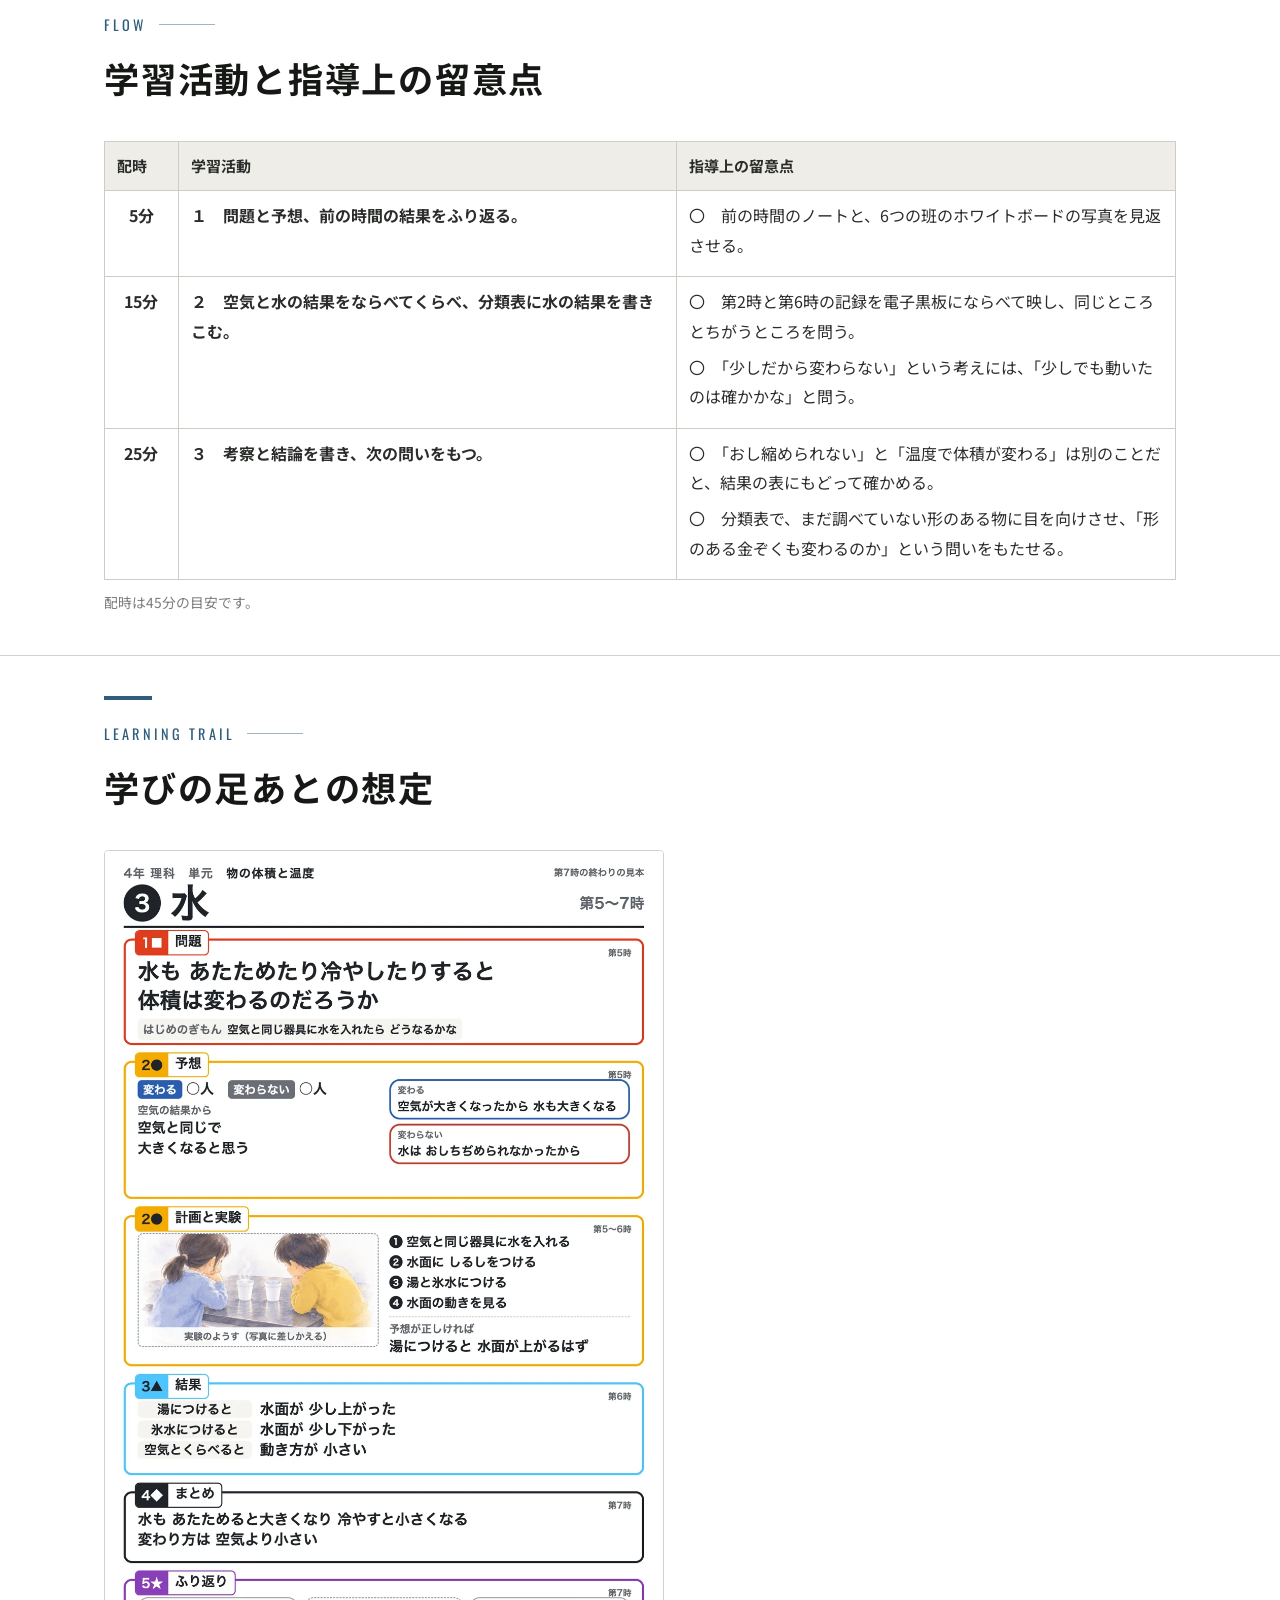
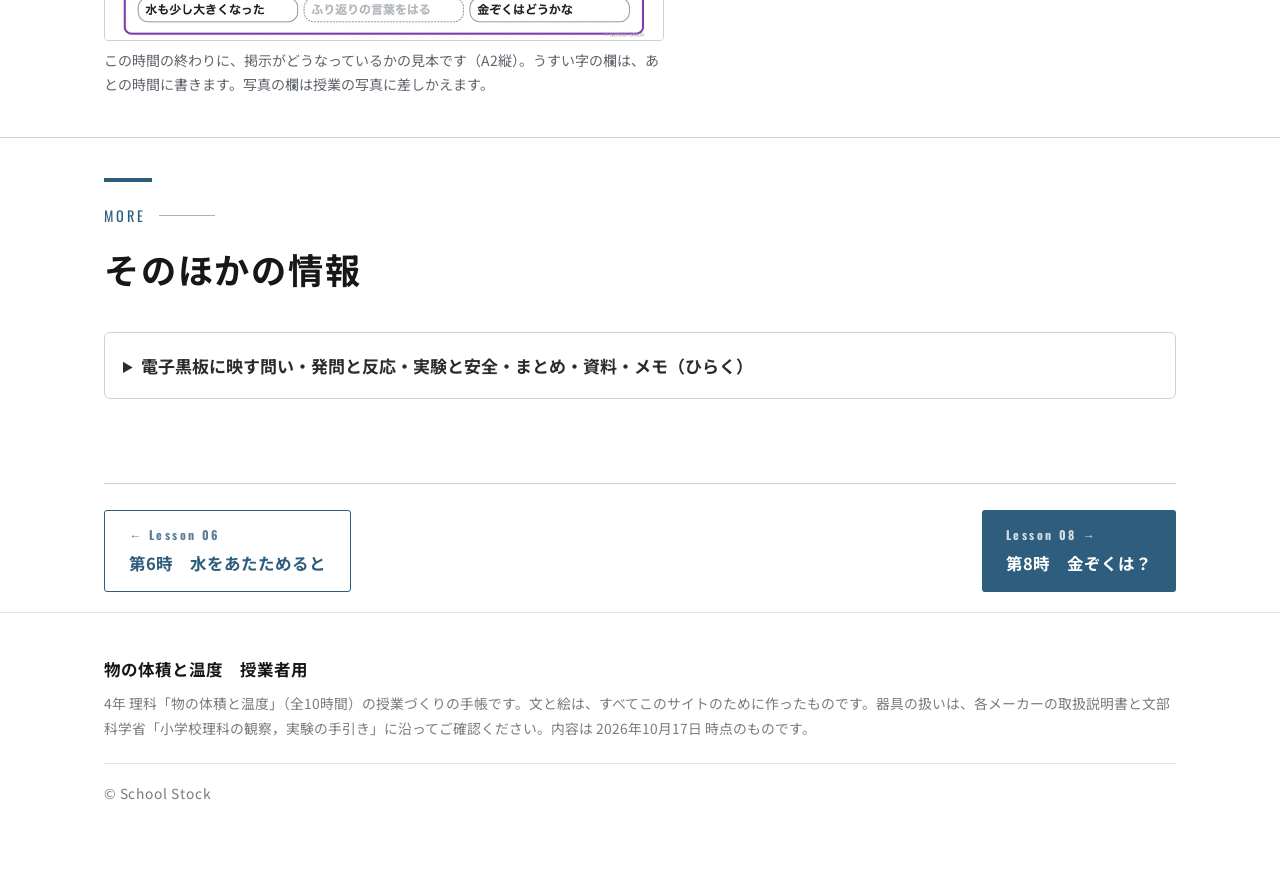
<file: h07.html>
<!DOCTYPE html>
<html lang="ja">
<head>
<meta charset="UTF-8">
<meta name="viewport" content="width=device-width, initial-scale=1.0">
<title>第7時 水のまとめ｜物の体積と温度 授業者用</title>
<meta name="description" content="4年理科「物の体積と温度」第7時の授業者用ページ。水の体積の変わり方は、空気とくらべてどうだろう">
<meta name="robots" content="noindex">
<link rel="canonical" href="https://a-tozak.github.io/taiseki-to-ondo/h07.html">
<meta property="og:type" content="website">
<meta property="og:locale" content="ja_JP">
<meta property="og:site_name" content="物の体積と温度　授業者用">
<meta property="og:title" content="第7時 水のまとめ｜物の体積と温度 授業者用">
<meta property="og:description" content="4年理科「物の体積と温度」第7時の授業者用ページ。水の体積の変わり方は、空気とくらべてどうだろう">
<meta property="og:url" content="https://a-tozak.github.io/taiseki-to-ondo/h07.html">
<meta property="og:image" content="https://a-tozak.github.io/taiseki-to-ondo/assets/og.png">
<meta name="twitter:card" content="summary_large_image">
<link rel="preconnect" href="https://fonts.googleapis.com">
<link rel="preconnect" href="https://fonts.gstatic.com" crossorigin>
<link href="https://fonts.googleapis.com/css2?family=Noto+Sans+JP:wght@400;500;700;900&family=Oswald:wght@400;500&display=swap" rel="stylesheet">
<link rel="stylesheet" href="assets/site.css?v=20261017230706">
</head>
<body>
<header class="site-header"><div class="header-inner">
<a class="brand" href="index.html"><span class="brand-main">物の体積と温度</span><small>4年 理科｜授業者用</small></a>
<div class="header-right"><a class="head-dl head-doc" href="assets/files/shidoan.pdf" target="_blank" rel="noopener">指導案</a><a class="head-dl head-doc" href="assets/files/jugyosha_slide.pdf" target="_blank" rel="noopener"><span class="dl-long">単元の概要</span><span class="dl-short">概要</span></a><a class="head-dl" href="shiryo.html"><span class="dl-long">資料のダウンロード</span><span class="dl-short">資料</span></a><button class="nav-toggle" aria-label="メニュー" aria-expanded="false">メニュー</button></div>
<nav class="gnav"><ul><li><a href="index.html">ホーム</a></li><li><a href="h01.html" class="num">1</a></li><li><a href="h02.html" class="num">2</a></li><li><a href="h03.html" class="num">3</a></li><li><a href="h04.html" class="num">4</a></li><li><a href="h05.html" class="num">5</a></li><li><a href="h06.html" class="num">6</a></li><li><a href="h07.html" aria-current="page" class="num">7</a></li><li><a href="h08.html" class="num">8</a></li><li><a href="h09.html" class="num">9</a></li><li><a href="h10.html" class="num">10</a></li><li><a href="shiryo.html">資料</a></li></ul></nav>
</div></header>
<div class="lp-title"><div class="wrap"><p class="no">第7時　第２次　水③</p><h1>水のまとめ</h1><p class="q"><b>問題</b>水の体積の変わり方は、空気とくらべてどうだろう</p></div></div>
<nav class="stepnav" aria-label="このページの中身"><div class="wrap"><p class="sn-lab">このページ</p><ol><li><a href="#bansho" data-step="bansho"><span class="n">01</span><span class="t">板書</span></a></li><li><a href="#note" data-step="note"><span class="n">02</span><span class="t">ノート</span></a></li><li><a href="#shugan" data-step="shugan"><span class="n">03</span><span class="t">主眼</span></a></li><li><a href="#hyoka" data-step="hyoka"><span class="n">04</span><span class="t">評価</span></a></li><li><a href="#katsudo" data-step="katsudo"><span class="n">05</span><span class="t">活動</span></a></li><li><a href="#ashiato" data-step="ashiato"><span class="n">06</span><span class="t">足あと</span></a></li><li><a href="#more" data-step="more"><span class="n">07</span><span class="t">そのほか</span></a></li></ol></div></nav><div class="lp-body"><section class="block" id="bansho"><div class="wrap"><div class="sec-head"><div class="sec-head-text"><p class="eyebrow">Board</p><h2 class="ja-phrase">板書計画</h2></div></div><figure class="pimg"><a href="assets/bansho/h07a.pdf" target="_blank" rel="noopener"><img src="assets/bansho/h07a.webp" alt="第7時の板書計画"></a><figcaption>3分割の板書計画です。黒板の下の3つの欄は、発問と予想される反応です。画像を押すと、PDFで大きく見られます。<span class="bdl"><br><a href="assets/bansho/h07a.pdf" target="_blank" rel="noopener">PDFでひらく</a><a href="assets/bansho/h07a.json" download>編集用ファイル</a><a href="https://a-tozak.github.io/School_Stock/tools/masume-print/" target="_blank" rel="noopener">マス目プリントメーカー</a></span></figcaption></figure></div></section>
<section class="block" id="note"><div class="wrap"><div class="sec-head"><div class="sec-head-text"><p class="eyebrow">Notebook</p><h2 class="ja-phrase">児童のノート</h2></div></div><figure class="pimg"><a href="assets/note/h07_note_rei.pdf" target="_blank" rel="noopener"><img src="assets/note/h07_note_rei.webp" alt="第7時のノートの記入例" loading="lazy"></a><figcaption>B5ノートの見開き（5mm方眼）の記入例です。青い字が子どもの書く所で、題名と問題は刷ってあります。画像を押すと、PDFで大きく見られます。<span class="bdl"><br><a href="assets/note/h07_note.pdf" target="_blank" rel="noopener">配るノート（PDF）</a><a href="assets/note/h07_note_rei.pdf" target="_blank" rel="noopener">記入例（PDF）</a></span></figcaption></figure></div></section>
<section class="block" id="shugan"><div class="wrap"><div class="sec-head"><div class="sec-head-text"><p class="eyebrow">Aim</p><h2 class="ja-phrase">主眼</h2></div></div><p class="shugan">水も、あたためたり冷やしたりすると体積は変わるのかという問題について、実験２の結果を空気のときと比べて考察する活動を通して、「水も温度で体積が変わるが、変わり方は空気より小さい」という結論を導きだし、形のある物へ目を向けることができる。</p></div></section>
<section class="block" id="hyoka"><div class="wrap"><div class="sec-head"><div class="sec-head-text"><p class="eyebrow">Assessment</p><h2 class="ja-phrase">評価規準</h2></div></div><table class="htable"><colgroup><col class="k"><col><col class="m"></colgroup><thead><tr><th>観点</th><th>評価規準</th><th>方法</th></tr></thead><tbody><tr><th>思考・判断・表現</th><td>実験２の結果を空気の結果と比べて考察し、変わり方のちがいも含めて、問題に正対した結論を表現している。</td><td>ノート・発言</td></tr></tbody></table></div></section>
<section class="block" id="katsudo"><div class="wrap"><div class="sec-head"><div class="sec-head-text"><p class="eyebrow">Flow</p><h2 class="ja-phrase">学習活動と指導上の留意点</h2></div></div><table class="atable"><colgroup><col class="t"><col><col></colgroup><thead><tr><th>配時</th><th>学習活動</th><th>指導上の留意点</th></tr></thead><tbody><tr><td class="t">5分</td><td><p class="act">１　問題と予想、前の時間の結果をふり返る。</p></td><td><p class="nt">〇　前の時間のノートと、6つの班のホワイトボードの写真を見返させる。</p></td></tr><tr><td class="t">15分</td><td><p class="act">２　空気と水の結果をならべてくらべ、分類表に水の結果を書きこむ。</p></td><td><p class="nt">〇　第2時と第6時の記録を電子黒板にならべて映し、同じところとちがうところを問う。</p><p class="nt">〇　「少しだから変わらない」という考えには、「少しでも動いたのは確かかな」と問う。</p></td></tr><tr><td class="t">25分</td><td><p class="act">３　考察と結論を書き、次の問いをもつ。</p></td><td><p class="nt">〇　「おし縮められない」と「温度で体積が変わる」は別のことだと、結果の表にもどって確かめる。</p><p class="nt">〇　分類表で、まだ調べていない形のある物に目を向けさせ、「形のある金ぞくも変わるのか」という問いをもたせる。</p></td></tr></tbody></table><p class="src">配時は45分の目安です。</p></div></section>
<section class="block" id="ashiato"><div class="wrap"><div class="sec-head"><div class="sec-head-text"><p class="eyebrow">Learning trail</p><h2 class="ja-phrase">学びの足あとの想定</h2></div></div><figure class="pimg ashiato"><a href="assets/ashiato/h07.webp" target="_blank" rel="noopener"><img src="assets/ashiato/h07.webp" alt="第7時の終わりの学びの足あと" loading="lazy"></a><figcaption>この時間の終わりに、掲示がどうなっているかの見本です（A2縦）。うすい字の欄は、あとの時間に書きます。写真の欄は授業の写真に差しかえます。</figcaption></figure></div></section>
<section class="block" id="more"><div class="wrap"><div class="sec-head"><div class="sec-head-text"><p class="eyebrow">More</p><h2 class="ja-phrase">そのほかの情報</h2></div></div><details class="more"><summary>電子黒板に映す問い・発問と反応・実験と安全・まとめ・資料・メモ（ひらく）</summary><h3>電子黒板に映す問い</h3><div class="utsusu"><p class="toi">水の<ruby>体積<rt>たいせき</rt></ruby>の<ruby>変<rt>か</rt></ruby>わり方は、空気とくらべてどうだろう</p><button type="button" class="btn-proj" data-proj="&lt;p class=&quot;plb&quot;&gt;第7時　この時間の問い&lt;/p&gt;&lt;p class=&quot;pt&quot;&gt;水の&lt;ruby&gt;体積&lt;rt&gt;たいせき&lt;/rt&gt;&lt;/ruby&gt;の&lt;ruby&gt;変&lt;rt&gt;か&lt;/rt&gt;&lt;/ruby&gt;わり方は、空気とくらべてどうだろう&lt;/p&gt;">画面いっぱいに映す</button></div><h3>おもな発問</h3><ul class="tlist"><li>水面の動きは、空気のときとくらべて大きかった？　小さかった？</li><li>「水は、あたためると〜」の形でまとめよう。</li><li>分類表を見て、まだ調べていないのはどんな物かな。</li></ul><h3>予想される児童の反応</h3><ul class="tlist"><li>水も大きくなったけど、空気よりずっと少しだった。</li><li>形のある金ぞくも、あたためると変わるのかな。</li></ul><h3>まとめの例</h3><p>水も、あたためると体積が大きくなり、冷やすと小さくなる。変わり方は、空気より小さい。</p><h3>次の問い</h3><p>形のある金ぞくも、あたためると体積が変わるのか。</p><h3>着眼１の目指す児童の姿（第２次）</h3><p>根拠を基に「水も温度で体積が変わるが、増え方は空気より小さい」という妥当な結論を導きだし、表現している。　空気と水について導きだした結論を関係付け、「形のある金ぞくも、あたためると体積が変わるのか」という新たな問いをもち、次の追究に向かおうとしている。</p><h3>メモ</h3><ul class="tlist"><li>分類表に水の結果を書きこみ、まだ調べていない形のある物に目を向ける。分類表は本時（第8時）のはじめにもふり返る。</li></ul></details></div></section>
</div><div class="wrap"><div class="next-nav"><a class="btn-sub" href="h06.html"><span><span class="lbl">← Lesson 06</span>第6時　水をあたためると</span></a><a class="btn-main" href="h08.html"><span><span class="lbl">Lesson 08 →</span>第8時　金ぞくは？</span></a></div></div><footer class="site-footer"><div class="wrap">
<p class="f-name">物の体積と温度　授業者用</p>
<p class="f-sub">4年 理科「物の体積と温度」（全10時間）の授業づくりの手帳です。文と絵は、すべてこのサイトのために作ったものです。器具の扱いは、各メーカーの取扱説明書と文部科学省「小学校理科の観察，実験の手引き」に沿ってご確認ください。内容は 2026年10月17日 時点のものです。</p>
<p class="f-copy">© School Stock</p>
</div></footer>
<div class="proj" id="proj" hidden><button type="button" class="proj-close" aria-label="とじる">とじる</button><div class="proj-body" id="proj-body"></div></div>
<script src="assets/site.js"></script>
</body></html>
</file>
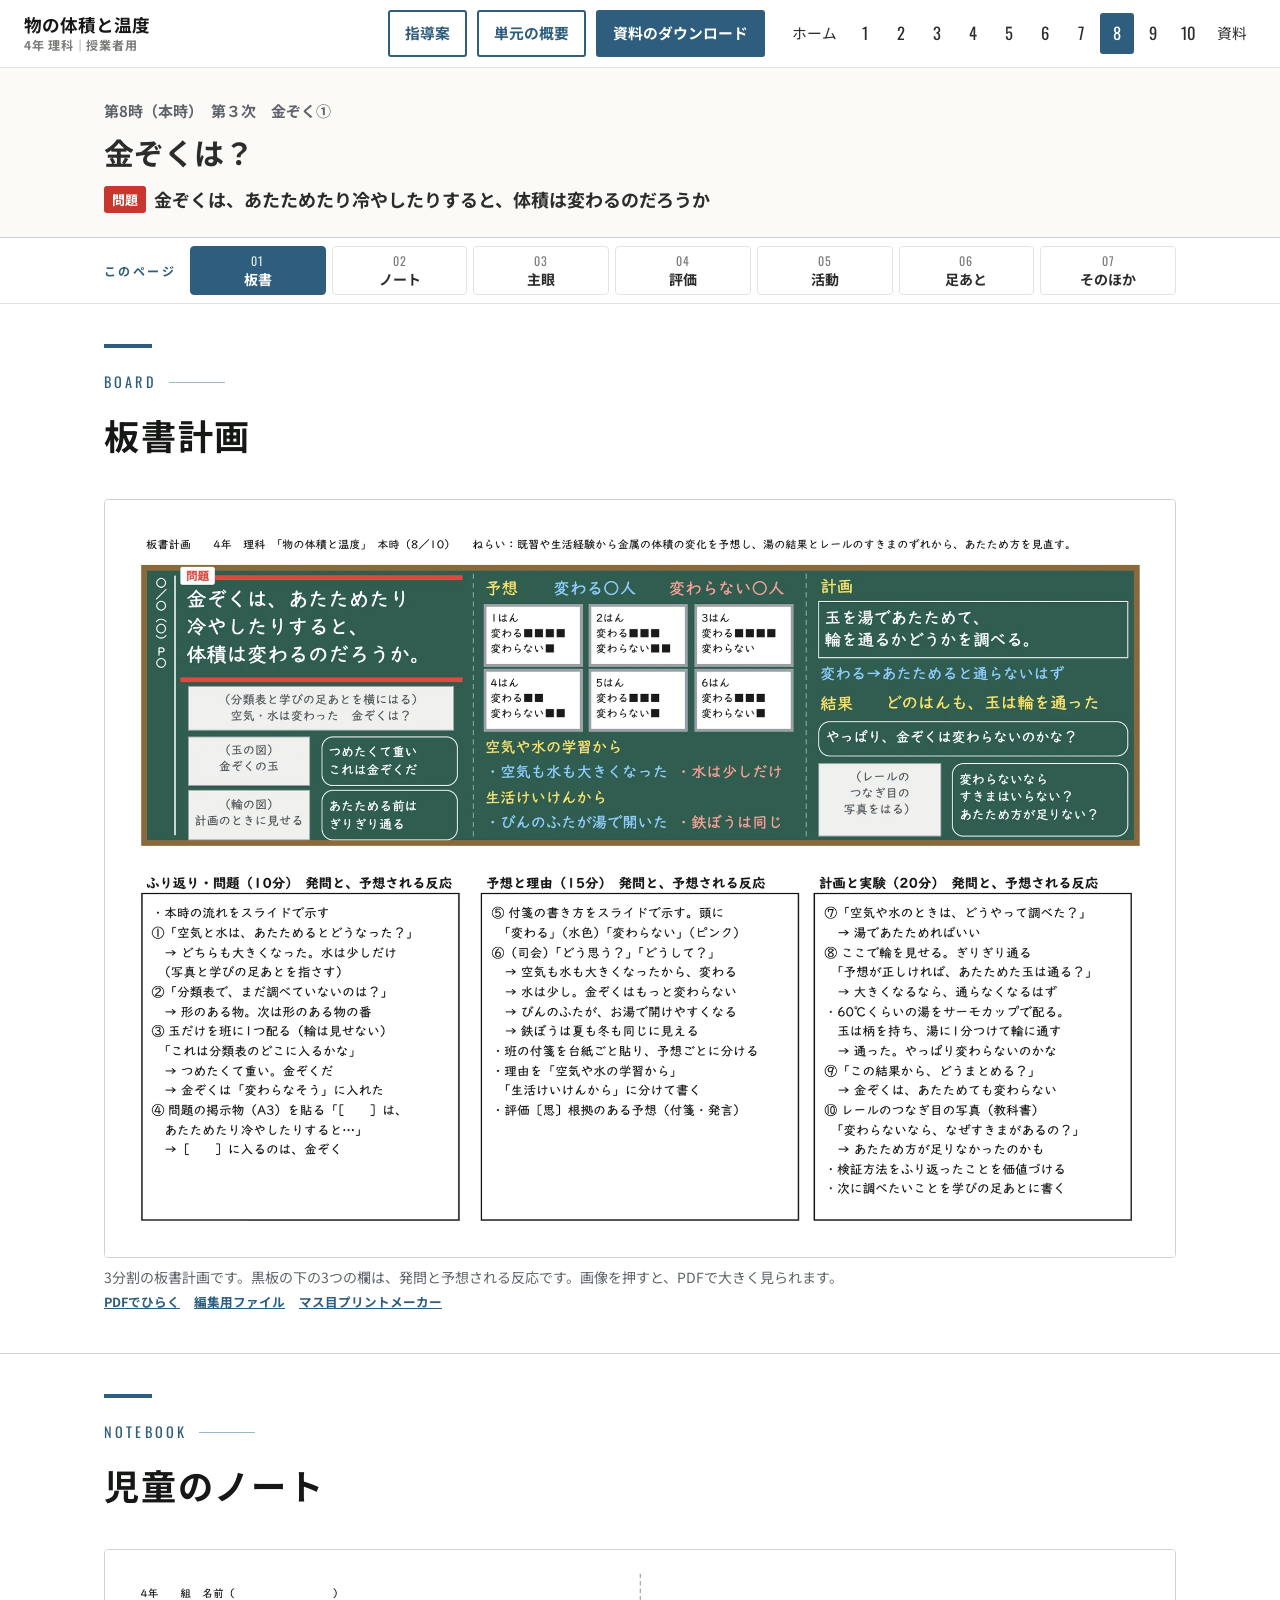
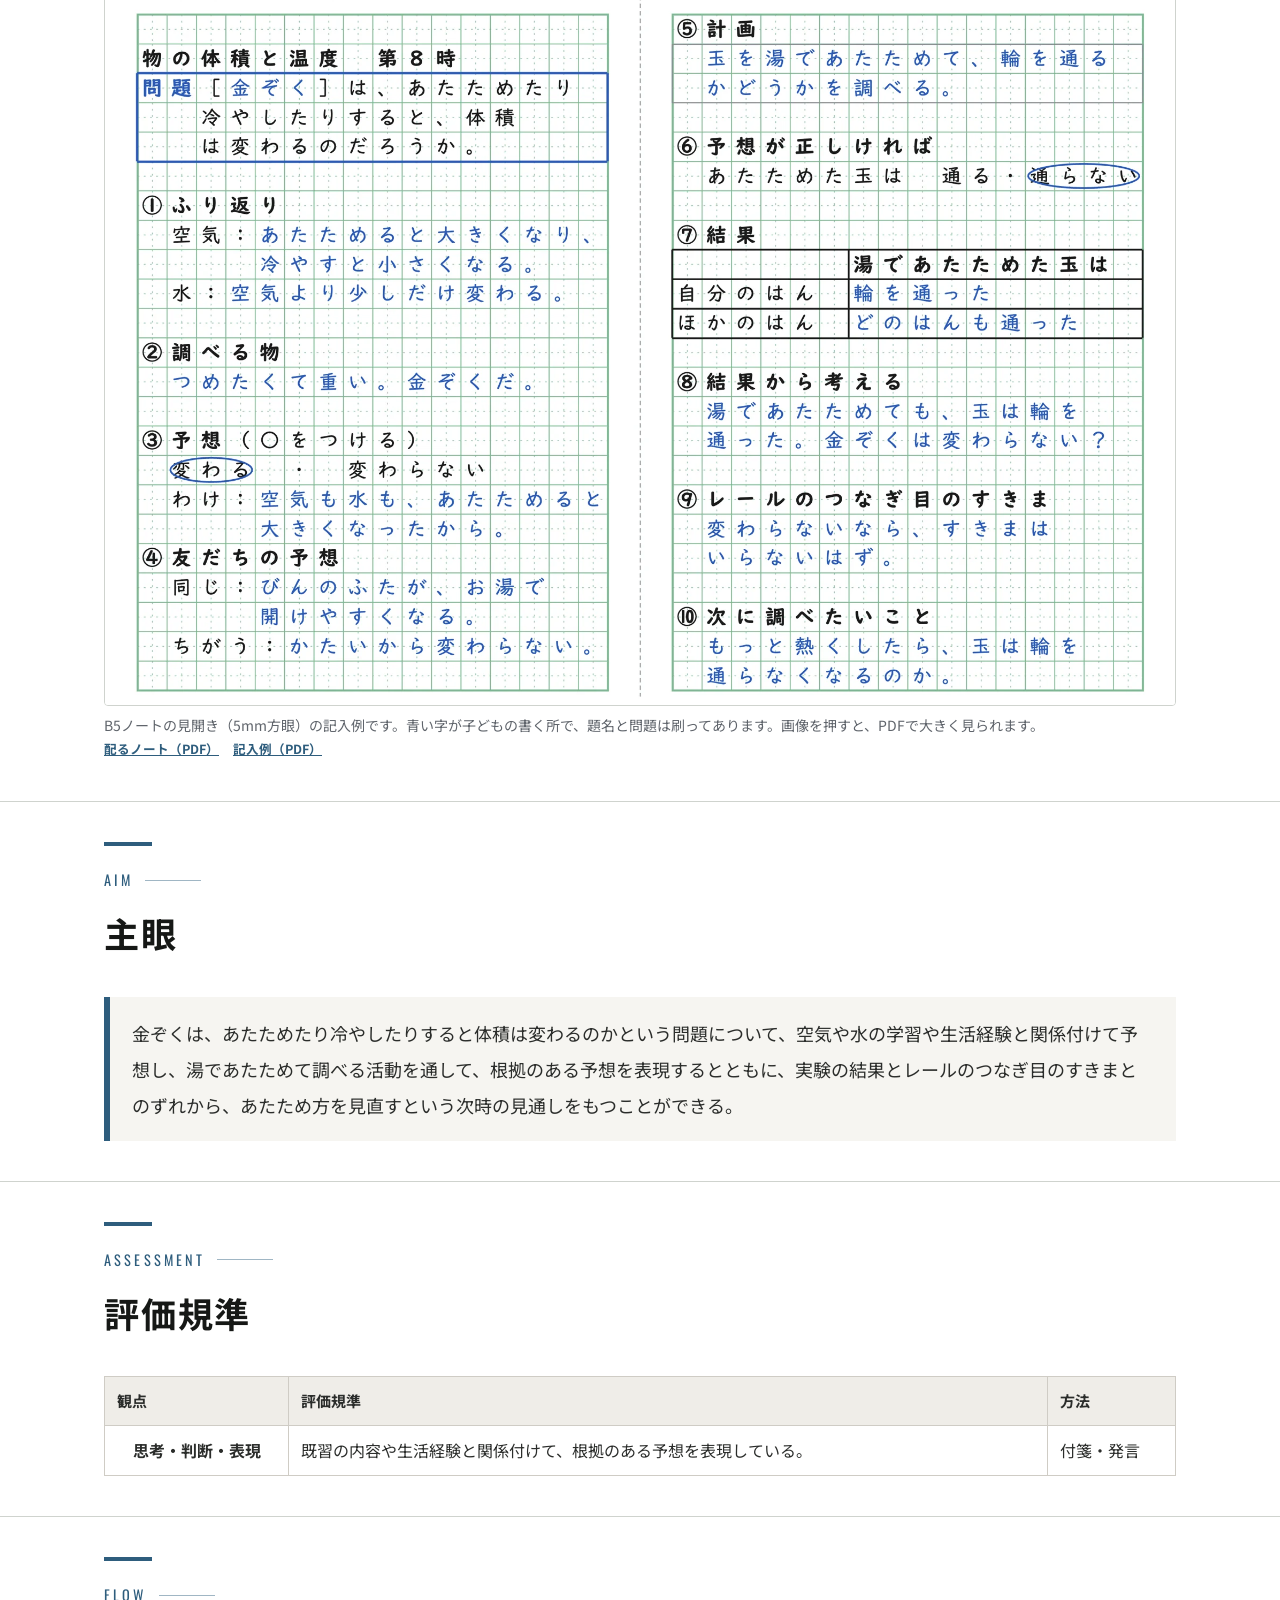
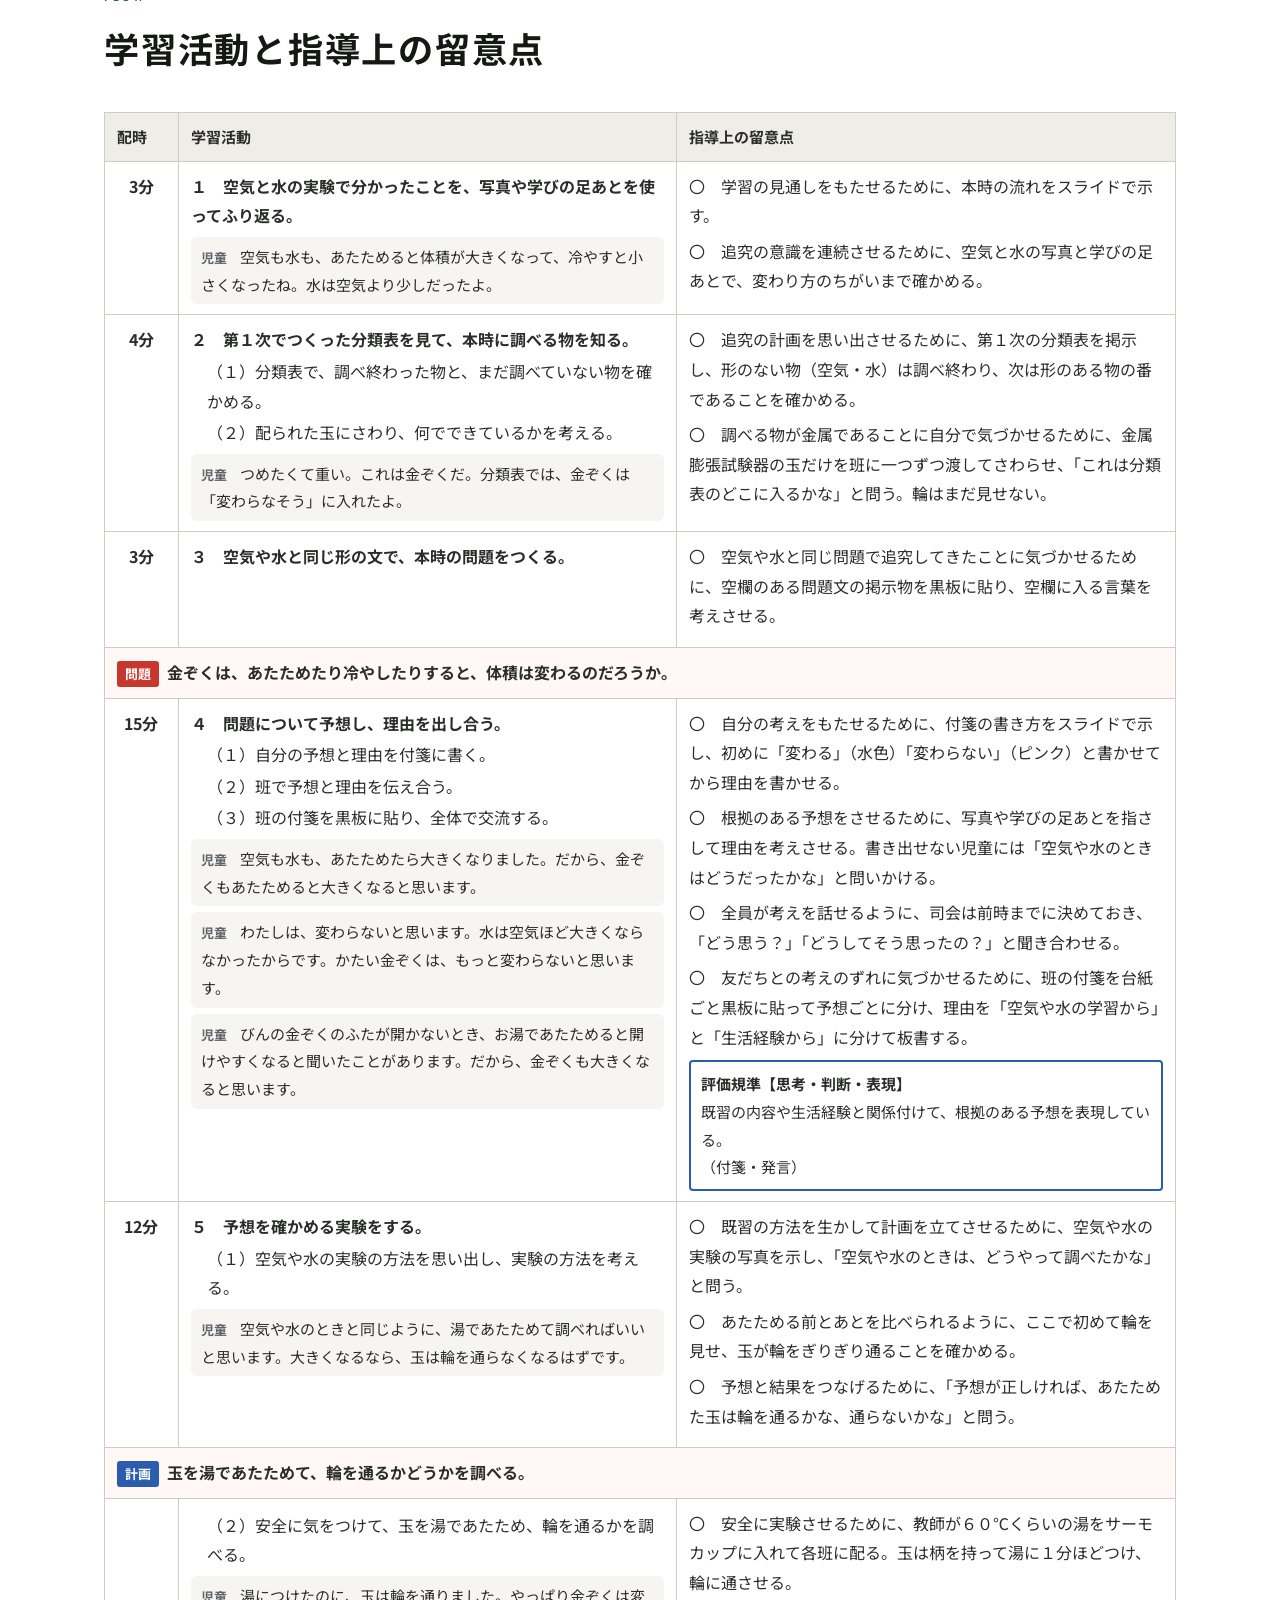
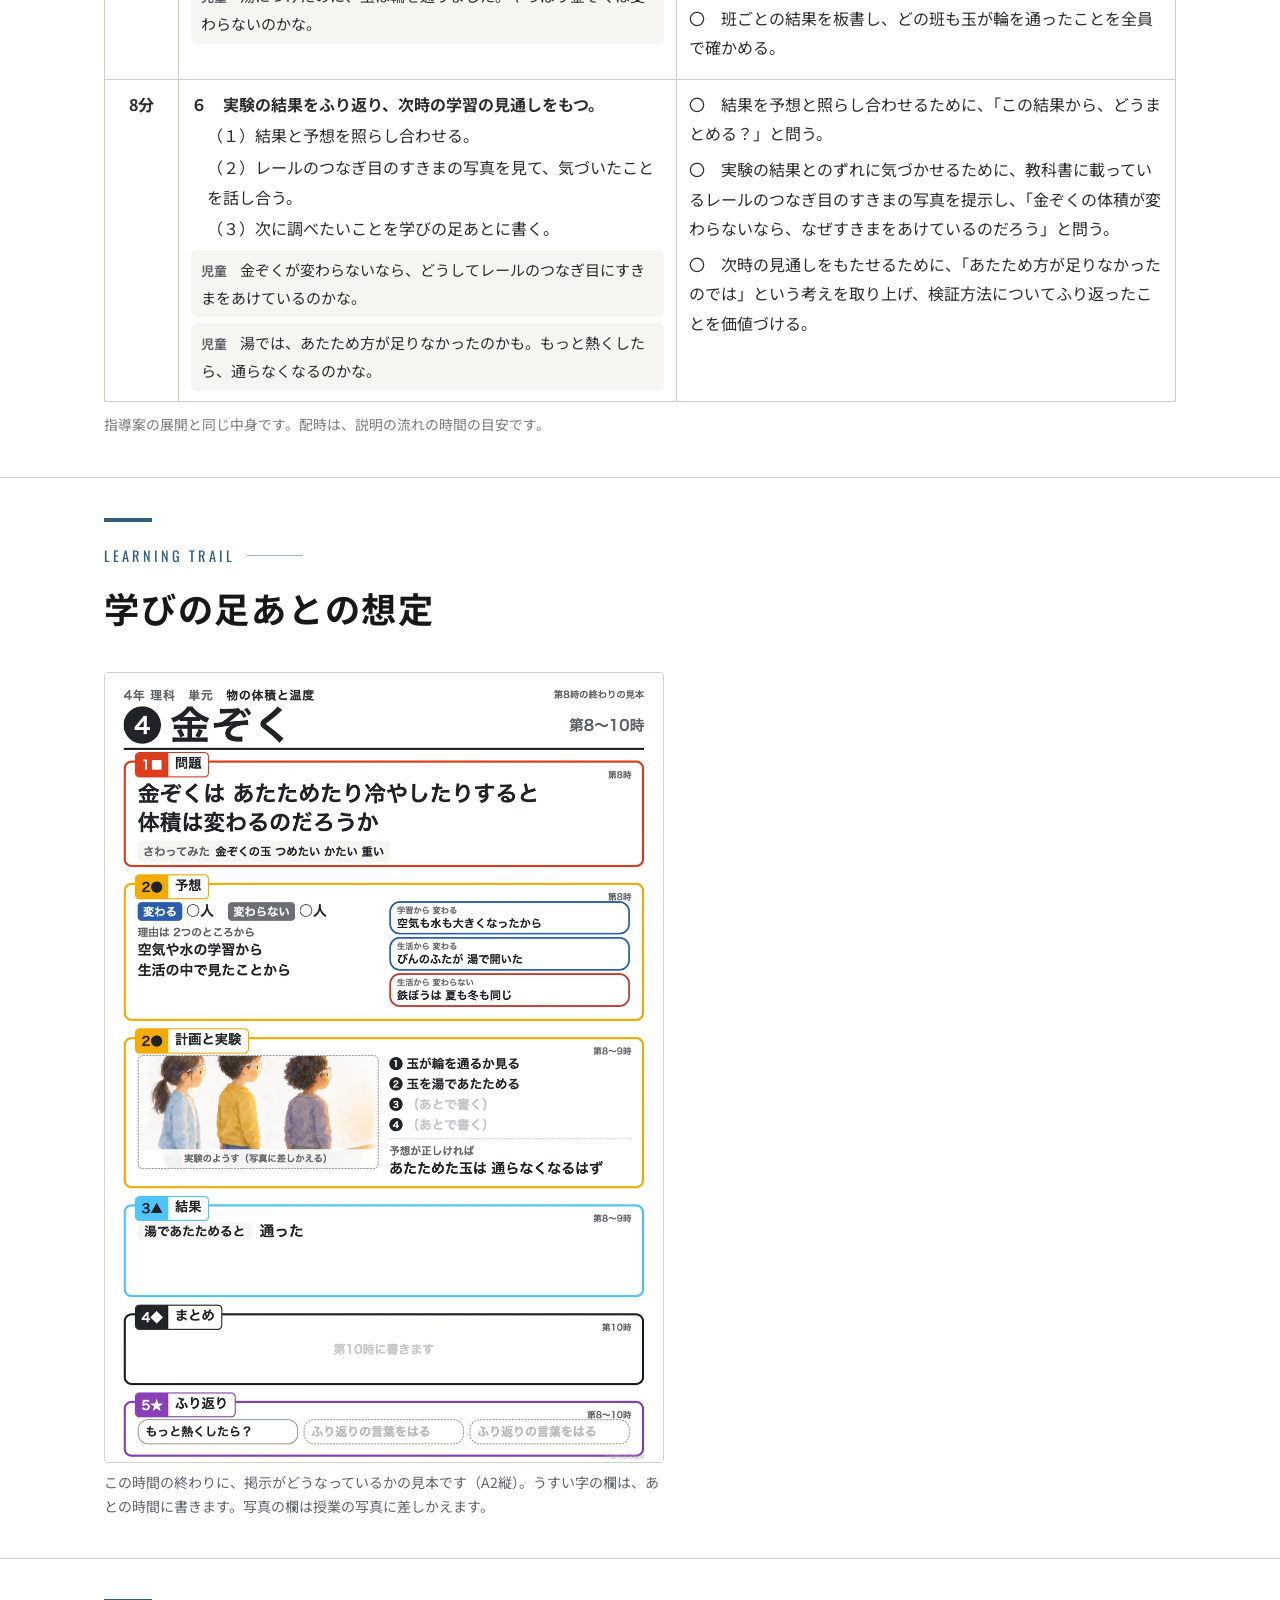
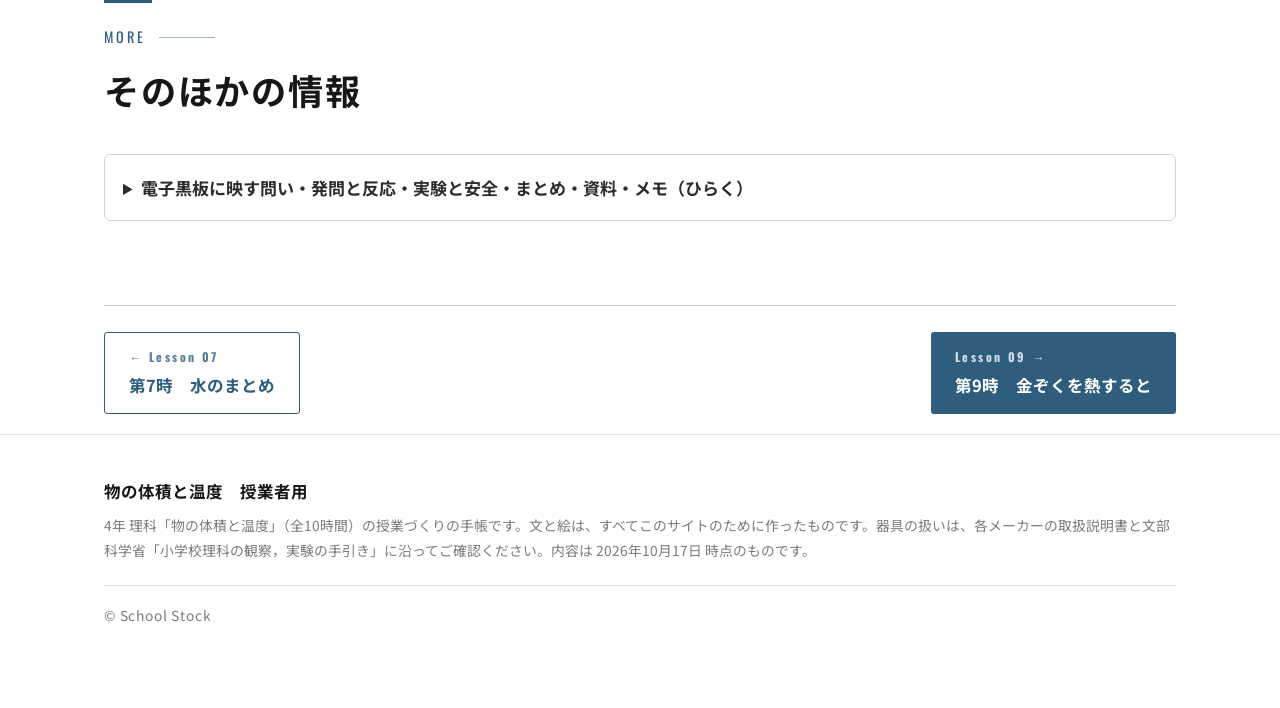
<file: h08.html>
<!DOCTYPE html>
<html lang="ja">
<head>
<meta charset="UTF-8">
<meta name="viewport" content="width=device-width, initial-scale=1.0">
<title>第8時 金ぞくは？｜物の体積と温度 授業者用</title>
<meta name="description" content="4年理科「物の体積と温度」第8時の授業者用ページ。金ぞくは、あたためたり冷やしたりすると、体積は変わるのだろうか">
<meta name="robots" content="noindex">
<link rel="canonical" href="https://a-tozak.github.io/taiseki-to-ondo/h08.html">
<meta property="og:type" content="website">
<meta property="og:locale" content="ja_JP">
<meta property="og:site_name" content="物の体積と温度　授業者用">
<meta property="og:title" content="第8時 金ぞくは？｜物の体積と温度 授業者用">
<meta property="og:description" content="4年理科「物の体積と温度」第8時の授業者用ページ。金ぞくは、あたためたり冷やしたりすると、体積は変わるのだろうか">
<meta property="og:url" content="https://a-tozak.github.io/taiseki-to-ondo/h08.html">
<meta property="og:image" content="https://a-tozak.github.io/taiseki-to-ondo/assets/og.png">
<meta name="twitter:card" content="summary_large_image">
<link rel="preconnect" href="https://fonts.googleapis.com">
<link rel="preconnect" href="https://fonts.gstatic.com" crossorigin>
<link href="https://fonts.googleapis.com/css2?family=Noto+Sans+JP:wght@400;500;700;900&family=Oswald:wght@400;500&display=swap" rel="stylesheet">
<link rel="stylesheet" href="assets/site.css?v=20261017230706">
</head>
<body>
<header class="site-header"><div class="header-inner">
<a class="brand" href="index.html"><span class="brand-main">物の体積と温度</span><small>4年 理科｜授業者用</small></a>
<div class="header-right"><a class="head-dl head-doc" href="assets/files/shidoan.pdf" target="_blank" rel="noopener">指導案</a><a class="head-dl head-doc" href="assets/files/jugyosha_slide.pdf" target="_blank" rel="noopener"><span class="dl-long">単元の概要</span><span class="dl-short">概要</span></a><a class="head-dl" href="shiryo.html"><span class="dl-long">資料のダウンロード</span><span class="dl-short">資料</span></a><button class="nav-toggle" aria-label="メニュー" aria-expanded="false">メニュー</button></div>
<nav class="gnav"><ul><li><a href="index.html">ホーム</a></li><li><a href="h01.html" class="num">1</a></li><li><a href="h02.html" class="num">2</a></li><li><a href="h03.html" class="num">3</a></li><li><a href="h04.html" class="num">4</a></li><li><a href="h05.html" class="num">5</a></li><li><a href="h06.html" class="num">6</a></li><li><a href="h07.html" class="num">7</a></li><li><a href="h08.html" aria-current="page" class="num">8</a></li><li><a href="h09.html" class="num">9</a></li><li><a href="h10.html" class="num">10</a></li><li><a href="shiryo.html">資料</a></li></ul></nav>
</div></header>
<div class="lp-title"><div class="wrap"><p class="no">第8時（本時）　第３次　金ぞく①</p><h1>金ぞくは？</h1><p class="q"><b>問題</b>金ぞくは、あたためたり冷やしたりすると、体積は変わるのだろうか</p></div></div>
<nav class="stepnav" aria-label="このページの中身"><div class="wrap"><p class="sn-lab">このページ</p><ol><li><a href="#bansho" data-step="bansho"><span class="n">01</span><span class="t">板書</span></a></li><li><a href="#note" data-step="note"><span class="n">02</span><span class="t">ノート</span></a></li><li><a href="#shugan" data-step="shugan"><span class="n">03</span><span class="t">主眼</span></a></li><li><a href="#hyoka" data-step="hyoka"><span class="n">04</span><span class="t">評価</span></a></li><li><a href="#katsudo" data-step="katsudo"><span class="n">05</span><span class="t">活動</span></a></li><li><a href="#ashiato" data-step="ashiato"><span class="n">06</span><span class="t">足あと</span></a></li><li><a href="#more" data-step="more"><span class="n">07</span><span class="t">そのほか</span></a></li></ol></div></nav><div class="lp-body"><section class="block" id="bansho"><div class="wrap"><div class="sec-head"><div class="sec-head-text"><p class="eyebrow">Board</p><h2 class="ja-phrase">板書計画</h2></div></div><figure class="pimg"><a href="assets/bansho/h08a.pdf" target="_blank" rel="noopener"><img src="assets/bansho/h08a.webp" alt="第8時の板書計画"></a><figcaption>3分割の板書計画です。黒板の下の3つの欄は、発問と予想される反応です。画像を押すと、PDFで大きく見られます。<span class="bdl"><br><a href="assets/bansho/h08a.pdf" target="_blank" rel="noopener">PDFでひらく</a><a href="assets/bansho/h08a.json" download>編集用ファイル</a><a href="https://a-tozak.github.io/School_Stock/tools/masume-print/" target="_blank" rel="noopener">マス目プリントメーカー</a></span></figcaption></figure></div></section>
<section class="block" id="note"><div class="wrap"><div class="sec-head"><div class="sec-head-text"><p class="eyebrow">Notebook</p><h2 class="ja-phrase">児童のノート</h2></div></div><figure class="pimg"><a href="assets/note/h08_note_rei.pdf" target="_blank" rel="noopener"><img src="assets/note/h08_note_rei.webp" alt="第8時のノートの記入例" loading="lazy"></a><figcaption>B5ノートの見開き（5mm方眼）の記入例です。青い字が子どもの書く所で、題名と問題は刷ってあります。画像を押すと、PDFで大きく見られます。<span class="bdl"><br><a href="assets/note/h08_note.pdf" target="_blank" rel="noopener">配るノート（PDF）</a><a href="assets/note/h08_note_rei.pdf" target="_blank" rel="noopener">記入例（PDF）</a></span></figcaption></figure></div></section>
<section class="block" id="shugan"><div class="wrap"><div class="sec-head"><div class="sec-head-text"><p class="eyebrow">Aim</p><h2 class="ja-phrase">主眼</h2></div></div><p class="shugan">金ぞくは、あたためたり冷やしたりすると体積は変わるのかという問題について、空気や水の学習や生活経験と関係付けて予想し、湯であたためて調べる活動を通して、根拠のある予想を表現するとともに、実験の結果とレールのつなぎ目のすきまとのずれから、あたため方を見直すという次時の見通しをもつことができる。</p></div></section>
<section class="block" id="hyoka"><div class="wrap"><div class="sec-head"><div class="sec-head-text"><p class="eyebrow">Assessment</p><h2 class="ja-phrase">評価規準</h2></div></div><table class="htable"><colgroup><col class="k"><col><col class="m"></colgroup><thead><tr><th>観点</th><th>評価規準</th><th>方法</th></tr></thead><tbody><tr><th>思考・判断・表現</th><td>既習の内容や生活経験と関係付けて、根拠のある予想を表現している。</td><td>付箋・発言</td></tr></tbody></table></div></section>
<section class="block" id="katsudo"><div class="wrap"><div class="sec-head"><div class="sec-head-text"><p class="eyebrow">Flow</p><h2 class="ja-phrase">学習活動と指導上の留意点</h2></div></div><table class="atable"><colgroup><col class="t"><col><col></colgroup><thead><tr><th>配時</th><th>学習活動</th><th>指導上の留意点</th></tr></thead><tbody><tr><td class="t">3分</td><td><p class="act">１　空気と水の実験で分かったことを、写真や学びの足あとを使ってふり返る。</p><p class="kid">空気も水も、あたためると体積が大きくなって、冷やすと小さくなったね。水は空気より少しだったよ。</p></td><td><p class="nt">〇　学習の見通しをもたせるために、本時の流れをスライドで示す。</p><p class="nt">〇　追究の意識を連続させるために、空気と水の写真と学びの足あとで、変わり方のちがいまで確かめる。</p></td></tr><tr><td class="t">4分</td><td><p class="act">２　第１次でつくった分類表を見て、本時に調べる物を知る。</p><p class="sub">（１）分類表で、調べ終わった物と、まだ調べていない物を確かめる。</p><p class="sub">（２）配られた玉にさわり、何でできているかを考える。</p><p class="kid">つめたくて重い。これは金ぞくだ。分類表では、金ぞくは「変わらなそう」に入れたよ。</p></td><td><p class="nt">〇　追究の計画を思い出させるために、第１次の分類表を掲示し、形のない物（空気・水）は調べ終わり、次は形のある物の番であることを確かめる。</p><p class="nt">〇　調べる物が金属であることに自分で気づかせるために、金属膨張試験器の玉だけを班に一つずつ渡してさわらせ、「これは分類表のどこに入るかな」と問う。輪はまだ見せない。</p></td></tr><tr><td class="t">3分</td><td><p class="act">３　空気や水と同じ形の文で、本時の問題をつくる。</p></td><td><p class="nt">〇　空気や水と同じ問題で追究してきたことに気づかせるために、空欄のある問題文の掲示物を黒板に貼り、空欄に入る言葉を考えさせる。</p></td></tr><tr class="span"><td colspan="3"><b>問題</b>金ぞくは、あたためたり冷やしたりすると、体積は変わるのだろうか。</td></tr><tr><td class="t">15分</td><td><p class="act">４　問題について予想し、理由を出し合う。</p><p class="sub">（１）自分の予想と理由を付箋に書く。</p><p class="sub">（２）班で予想と理由を伝え合う。</p><p class="sub">（３）班の付箋を黒板に貼り、全体で交流する。</p><p class="kid">空気も水も、あたためたら大きくなりました。だから、金ぞくもあたためると大きくなると思います。</p><p class="kid">わたしは、変わらないと思います。水は空気ほど大きくならなかったからです。かたい金ぞくは、もっと変わらないと思います。</p><p class="kid">びんの金ぞくのふたが開かないとき、お湯であたためると開けやすくなると聞いたことがあります。だから、金ぞくも大きくなると思います。</p></td><td><p class="nt">〇　自分の考えをもたせるために、付箋の書き方をスライドで示し、初めに「変わる」（水色）「変わらない」（ピンク）と書かせてから理由を書かせる。</p><p class="nt">〇　根拠のある予想をさせるために、写真や学びの足あとを指さして理由を考えさせる。書き出せない児童には「空気や水のときはどうだったかな」と問いかける。</p><p class="nt">〇　全員が考えを話せるように、司会は前時までに決めておき、「どう思う？」「どうしてそう思ったの？」と聞き合わせる。</p><p class="nt">〇　友だちとの考えのずれに気づかせるために、班の付箋を台紙ごと黒板に貼って予想ごとに分け、理由を「空気や水の学習から」と「生活経験から」に分けて板書する。</p><div class="hy"><b>評価規準【思考・判断・表現】</b><br>既習の内容や生活経験と関係付けて、根拠のある予想を表現している。<br>（付箋・発言）</div></td></tr><tr><td class="t">12分</td><td><p class="act">５　予想を確かめる実験をする。</p><p class="sub">（１）空気や水の実験の方法を思い出し、実験の方法を考える。</p><p class="kid">空気や水のときと同じように、湯であたためて調べればいいと思います。大きくなるなら、玉は輪を通らなくなるはずです。</p></td><td><p class="nt">〇　既習の方法を生かして計画を立てさせるために、空気や水の実験の写真を示し、「空気や水のときは、どうやって調べたかな」と問う。</p><p class="nt">〇　あたためる前とあとを比べられるように、ここで初めて輪を見せ、玉が輪をぎりぎり通ることを確かめる。</p><p class="nt">〇　予想と結果をつなげるために、「予想が正しければ、あたためた玉は輪を通るかな、通らないかな」と問う。</p></td></tr><tr class="span plan"><td colspan="3"><b>計画</b>玉を湯であたためて、輪を通るかどうかを調べる。</td></tr><tr><td class="t"></td><td><p class="sub">（２）安全に気をつけて、玉を湯であたため、輪を通るかを調べる。</p><p class="kid">湯につけたのに、玉は輪を通りました。やっぱり金ぞくは変わらないのかな。</p></td><td><p class="nt">〇　安全に実験させるために、教師が６０℃くらいの湯をサーモカップに入れて各班に配る。玉は柄を持って湯に１分ほどつけ、輪に通させる。</p><p class="nt">〇　班ごとの結果を板書し、どの班も玉が輪を通ったことを全員で確かめる。</p></td></tr><tr><td class="t">8分</td><td><p class="act">６　実験の結果をふり返り、次時の学習の見通しをもつ。</p><p class="sub">（１）結果と予想を照らし合わせる。</p><p class="sub">（２）レールのつなぎ目のすきまの写真を見て、気づいたことを話し合う。</p><p class="sub">（３）次に調べたいことを学びの足あとに書く。</p><p class="kid">金ぞくが変わらないなら、どうしてレールのつなぎ目にすきまをあけているのかな。</p><p class="kid">湯では、あたため方が足りなかったのかも。もっと熱くしたら、通らなくなるのかな。</p></td><td><p class="nt">〇　結果を予想と照らし合わせるために、「この結果から、どうまとめる？」と問う。</p><p class="nt">〇　実験の結果とのずれに気づかせるために、教科書に載っているレールのつなぎ目のすきまの写真を提示し、「金ぞくの体積が変わらないなら、なぜすきまをあけているのだろう」と問う。</p><p class="nt">〇　次時の見通しをもたせるために、「あたため方が足りなかったのでは」という考えを取り上げ、検証方法についてふり返ったことを価値づける。</p></td></tr></tbody></table><p class="src">指導案の展開と同じ中身です。配時は、説明の流れの時間の目安です。</p></div></section>
<section class="block" id="ashiato"><div class="wrap"><div class="sec-head"><div class="sec-head-text"><p class="eyebrow">Learning trail</p><h2 class="ja-phrase">学びの足あとの想定</h2></div></div><figure class="pimg ashiato"><a href="assets/ashiato/h08.webp" target="_blank" rel="noopener"><img src="assets/ashiato/h08.webp" alt="第8時の終わりの学びの足あと" loading="lazy"></a><figcaption>この時間の終わりに、掲示がどうなっているかの見本です（A2縦）。うすい字の欄は、あとの時間に書きます。写真の欄は授業の写真に差しかえます。</figcaption></figure></div></section>
<section class="block" id="more"><div class="wrap"><div class="sec-head"><div class="sec-head-text"><p class="eyebrow">More</p><h2 class="ja-phrase">そのほかの情報</h2></div></div><details class="more"><summary>電子黒板に映す問い・発問と反応・実験と安全・まとめ・資料・メモ（ひらく）</summary><h3>電子黒板に映す問い</h3><div class="utsusu"><p class="toi">金ぞくは、あたためたり<ruby>冷<rt>ひ</rt></ruby>やしたりすると、<ruby>体積<rt>たいせき</rt></ruby>は<ruby>変<rt>か</rt></ruby>わるのだろうか</p><button type="button" class="btn-proj" data-proj="&lt;p class=&quot;plb&quot;&gt;第8時　この時間の問い&lt;/p&gt;&lt;p class=&quot;pt&quot;&gt;金ぞくは、あたためたり&lt;ruby&gt;冷&lt;rt&gt;ひ&lt;/rt&gt;&lt;/ruby&gt;やしたりすると、&lt;ruby&gt;体積&lt;rt&gt;たいせき&lt;/rt&gt;&lt;/ruby&gt;は&lt;ruby&gt;変&lt;rt&gt;か&lt;/rt&gt;&lt;/ruby&gt;わるのだろうか&lt;/p&gt;">画面いっぱいに映す</button></div><h3>場面ごとの先生の話と反応</h3><ol class="flow"><li><p class="act"><span>場面1　空気と水の学習をふり返る</span></p><div class="two"><div><h4>先生の話</h4><ul class="tlist"><li>今日の学習の流れです（スライド）。</li><li>空気と水は、あたためるとどうなったかな。</li><li>実験の写真と学びの足あとを見てみよう。</li></ul></div><div><h4>予想される児童の反応</h4><ul class="voice"><li>空気も水も、あたためると体積が大きくなって、冷やすと小さくなったね。</li><li>水は空気より少しだったよ。</li></ul></div></div><div class="box key"><h3>手立て</h3>学習の見通しをもたせるために、本時の流れをスライドで示す。空気と水の写真と学びの足あとで、どちらも温度で体積が変わったことと、変わり方のちがいまで確かめる。</div></li><li><p class="act"><span>場面2　分類表を見て、金ぞくの玉にさわる</span></p><div class="two"><div><h4>先生の話</h4><ul class="tlist"><li>分類表を見てみよう。まだ調べていないのはどれかな。</li><li>理科室で見つけた玉です。班に1つずつ配るよ。さわってみよう。</li><li>これは分類表のどこに入るかな。</li></ul></div><div><h4>予想される児童の反応</h4><ul class="voice"><li>形のない物は調べ終わった。次は形のある物の番。</li><li>つめたくて重い。これは金ぞくだ。</li><li style="border-left:5px solid #c8372d;padding-left:10px">分類表では、金ぞくは「変わらなそう」に入れたよ。</li></ul></div></div><div class="box key"><h3>手立て</h3>第１次の分類表を掲示し、形のない物（空気・水）は調べ終わり、次は形のある物の番であることを確かめる。輪はまだ見せず、玉だけを班に1つずつ渡してさわらせ、調べる物が金属であることに自分で気づかせる。</div></li><li><p class="act"><span>場面3　空気や水と同じ形の文で、問題をつくる</span></p><div class="two"><div><h4>先生の話</h4><ul class="tlist"><li>空気のときと水のときは、どんな問題だったかな。</li><li>［　　］に入る言葉は何かな。</li></ul></div><div><h4>予想される児童の反応</h4><ul class="voice"><li>空気も水も、同じ形の問題だった。</li><li>［　　］に入るのは、金ぞく。</li></ul></div></div><div class="box key"><h3>手立て</h3>空欄のある問題文の掲示物（A3）「［　　］は、あたためたり冷やしたりすると、体積は変わるのだろうか。」を黒板に貼り、空欄に入る言葉を考えさせる。学びの足あとの問題を指さす。</div></li><li class="mondai"><span class="lb">問題</span>金ぞくは、あたためたり冷やしたりすると、体積は変わるのだろうか。</li><li><p class="act"><span>場面4　予想して、理由を出し合う</span></p><div class="two"><div><h4>先生の話</h4><ul class="tlist"><li>自分の予想と理由を付箋に書こう。水色は変わる、ピンクは変わらない。</li><li>（司会）どう思う？　どうしてそう思ったの？</li><li>班の付箋を黒板に貼ろう。理由のちがいをくらべよう。</li></ul></div><div><h4>予想される児童の反応</h4><ul class="voice"><li style="border-left:5px solid #2a5db0;padding-left:10px">空気も水も、あたためたら大きくなりました。だから、金ぞくもあたためると大きくなると思います。</li><li style="border-left:5px solid #c8372d;padding-left:10px">水は空気ほど大きくならなかったからです。かたい金ぞくは、もっと変わらないと思います。</li><li style="border-left:5px solid #2a5db0;padding-left:10px">びんの金ぞくのふたが開かないとき、お湯であたためると開けやすくなると聞いたことがあります。</li><li style="border-left:5px solid #c8372d;padding-left:10px">鉄ぼうは、夏も冬も同じに見えます。</li></ul></div></div><div class="box key"><h3>手立て</h3>付箋の書き方をスライドで示し、付箋の頭に「変わる」（水色）「変わらない」（ピンク）と書いてから理由を書かせる。書き出せない児童には「空気や水のときはどうだったかな」と問いかける。司会は前時までに決めておく。班の付箋は台紙ごと黒板に貼って予想ごとに分け、理由を「空気や水の学習から」と「生活経験から」に分けて板書する。</div><div class="box"><h3>評価規準【思考・判断・表現】</h3>既習の内容や生活経験と関係付けて、根拠のある予想を表現している。（付箋・発言）</div></li><li><p class="act"><span>場面5　計画を立て、湯であたためて調べる</span></p><div class="two"><div><h4>先生の話</h4><ul class="tlist"><li>空気や水のときは、どうやって調べたかな。</li><li>この玉には輪があるよ。あたためる前は、ぎりぎり通るね。</li><li>予想が正しければ、あたためた玉は輪を通るかな、通らないかな。</li></ul></div><div><h4>予想される児童の反応</h4><ul class="voice"><li>空気や水のときと同じように、湯であたためて調べればいいと思います。</li><li style="border-left:5px solid #2a5db0;padding-left:10px">大きくなるなら、玉は輪を通らなくなるはずです。</li><li style="border-left:5px solid #c8372d;padding-left:10px">湯につけたのに、玉は輪を通りました。やっぱり金ぞくは変わらないのかな。</li></ul></div></div><div class="box key"><h3>手立て</h3>空気や水の実験の写真を示して方法を思い出させ、ここで初めて輪を見せる。教師が60℃くらいの湯をサーモカップに入れて各班に配る。玉は柄を持って湯に1分ほどつけ、輪に通させる。班ごとの結果を板書して、どの班も玉が輪を通ったことを確かめる。</div></li><li class="mondai"><span class="lb">計画</span>玉を湯であたためて、輪を通るかどうかを調べる。</li><li><p class="act"><span>場面6　結果をふり返り、レールのすきまを見る</span></p><div class="two"><div><h4>先生の話</h4><ul class="tlist"><li>この結果から、どうまとめる？</li><li>これはレールのつなぎ目の写真です。金ぞくの体積が変わらないなら、なぜすきまをあけているのだろう。</li></ul></div><div><h4>予想される児童の反応</h4><ul class="voice"><li style="border-left:5px solid #c8372d;padding-left:10px">金ぞくは、あたためても体積は変わらない。</li><li>金ぞくが変わらないなら、どうしてレールのつなぎ目にすきまをあけているのかな。</li><li style="border-left:5px solid #2a5db0;padding-left:10px">湯では、あたため方が足りなかったのかも。もっと熱くしたら、通らなくなるのかな。</li></ul></div></div><div class="box key"><h3>手立て</h3>教科書に載っているレールのつなぎ目のすきまの写真を提示し、実験の結果とのずれに気づかせる。「あたため方が足りなかったのでは」という考えを取り上げ、検証方法についてふり返ったことを価値づける。次に調べたいことを学びの足あとに書かせる。</div></li></ol><h3>金属膨張試験器（はじめは玉だけ）と、湯であたためる実験</h3><p><b>器具・準備</b></p><ul class="tlist"><li>金属膨張試験器（6班分）：真ちゅうの玉（直径約24mm）と輪。常温で玉は輪をぎりぎり通る（すき間は0.2mmほど）。はじめは玉だけを配り、輪は計画を立てるときに見せる</li><li>サーモカップ（各班）、湯（60℃くらい。教師が配る）、温度計、ぞうきん</li><li>本時の流れのスライド、問題の掲示物（A3。空欄のある問題文）</li><li>第１次の分類表、空気と水の実験の写真、学びの足あと</li><li>付箋（水色＝変わる・ピンク＝変わらない）、付箋を貼る台紙（各班）、鉛筆</li><li>レールのつなぎ目のすきまの写真（教科書に載っているもの）</li></ul><p><b>手順</b></p><ol class="tlist"><li>本時の流れをスライドで示す。空気と水の実験の写真と学びの足あとで、分かったことをふり返る。</li><li>分類表を見て、試験器の玉だけを班に1つずつ配ってさわらせ、「これは分類表のどこに入るかな」と問う（輪はまだ見せない）。</li><li>空欄のある問題文の掲示物（A3）を黒板に貼り、「［　　］は、あたためたり冷やしたりすると、体積は変わるのだろうか。」の空欄に入る言葉を考えて、問題をつくる。</li><li>予想と理由を付箋に書き、班で伝え合ってから、班の付箋を黒板に貼って全体で交流する。</li><li>空気や水の方法を思い出して計画を立てる。ここで初めて輪を見せ、玉がぎりぎり通ることを確かめる。</li><li>教師が60℃くらいの湯をサーモカップに入れて各班に配る。玉の柄を持って湯に1分ほどつけ、輪に通す（通る）。</li><li>「この結果から、どうまとめる？」と問い、レールのつなぎ目のすきまの写真を見せる。あたため方を見直す考えを取り上げ、次に調べたいことを学びの足あとに書く。</li></ol><p><b>結果の見通し</b>　湯であたためても、玉は輪を通る。その結果とレールのつなぎ目のすきまとのずれから、あたため方を見直す。炎で熱して確かめるのは第9時。</p><div class="box warn2"><h3>安全</h3><ul class="tlist"><li>湯は教師が60℃くらいにして配る。熱湯は使わない。</li><li>玉は柄を持って扱う。こぼしたときのためにぞうきんを置く。</li></ul></div><h3>まとめの例</h3><p>湯であたためても、玉は輪を通った。でも、金ぞくの体積が変わらないなら、レールのつなぎ目にすきまはいらないはず。あたため方を見直して、次の時間に確かめる。</p><h3>次の問い</h3><p>もっと熱くしたら、玉は輪を通らなくなるのだろうか。</p><h3>着眼１の目指す児童の姿（第３次）</h3><p>空気と水について導きだした結論や分類表と関係付け、「金ぞくは、あたためたり冷やしたりすると、体積は変わるのだろうか」という問題を見いだす。　空気や水について導きだした結論や生活経験と関係付けて根拠のある予想を発想し、「大きくなるなら、あたためた玉は輪を通らなくなるはず」と結果を見通して、空気や水と同じ方法で調べる計画を立てている。　湯でも玉が通った結果とレールのつなぎ目のすきまとのずれから、あたため方を見直し、加熱器具を安全に扱いながら結果を記録している。</p><h3>この時間の資料</h3><ul class="files"><li><a href="assets/files/honji_slide_dai8ji.pdf" download>本時の授業スライド（PDF・15まい）</a><p>今日の流れから、結果から考えるまで。電子黒板に映す。レールのつなぎ目の写真は、教科書の写真を入れる枠だけにしてある。</p></li><li><a href="assets/files/mondai_keiji_a3.pdf" download>問題の掲示物（A3・2まい・PDF）</a><p>空欄のある問題文と、空欄に重ねて貼る「金ぞく」のカード。</p></li><li><a href="assets/files/manabi_ashiato.pdf" download>学びの足あとの掲示モデル（A2縦4まい・PDF）</a><p>空気、ほかの物は？（分類表）、水、金ぞく。はじめのふり返りと、予想の理由を考えるときに指さす。写真の欄は授業の写真に差しかえる。ふり返りの言葉の欄つき。</p></li><li><a href="assets/files/happyo_takujo_cards.pdf" download>はんの卓上カード（PDF）</a><p>話し合いの順番と司会のことば。班に1つ。</p></li><li><a href="assets/files/happyo_hannou_cards.pdf" download>反応カード（PDF）</a><p>全体の交流で、聞く子が「にている」「ちがう」を上げる。</p></li><li><a href="assets/files/happyo_hanashikata_cards.pdf" download>話し方カード（PDF）</a><p>予想と理由の型。その段階の2〜3本だけを出す。</p></li></ul><h3>メモ</h3><ul class="tlist"><li>はじめは輪を見せず、玉だけを配る。話が「通るか、通らないか」に寄らないようにし、調べる物が金ぞくであることに自分で気づかせる。</li><li>予想を出し合う場面で児童どうしの考えのずれ、湯の実験とレールのつなぎ目の写真で予想や結果とのずれを起こす（2026-10-17 本人の手書きメモの流れ）。</li><li>予備実験：手持ちの試験器6台とも、60℃くらいの湯に1分つけても玉が輪を通ることを確かめる。通らなくなる器具なら、手であたためる形に変える。</li><li>冷やすのは、炎で熱して玉が輪を通らなくなった第9時に行う（湯では玉がほとんど変わらないので、冷やしてもちがいが見えない）。</li></ul></details></div></section>
</div><div class="wrap"><div class="next-nav"><a class="btn-sub" href="h07.html"><span><span class="lbl">← Lesson 07</span>第7時　水のまとめ</span></a><a class="btn-main" href="h09.html"><span><span class="lbl">Lesson 09 →</span>第9時　金ぞくを熱すると</span></a></div></div><footer class="site-footer"><div class="wrap">
<p class="f-name">物の体積と温度　授業者用</p>
<p class="f-sub">4年 理科「物の体積と温度」（全10時間）の授業づくりの手帳です。文と絵は、すべてこのサイトのために作ったものです。器具の扱いは、各メーカーの取扱説明書と文部科学省「小学校理科の観察，実験の手引き」に沿ってご確認ください。内容は 2026年10月17日 時点のものです。</p>
<p class="f-copy">© School Stock</p>
</div></footer>
<div class="proj" id="proj" hidden><button type="button" class="proj-close" aria-label="とじる">とじる</button><div class="proj-body" id="proj-body"></div></div>
<script src="assets/site.js"></script>
</body></html>
</file>
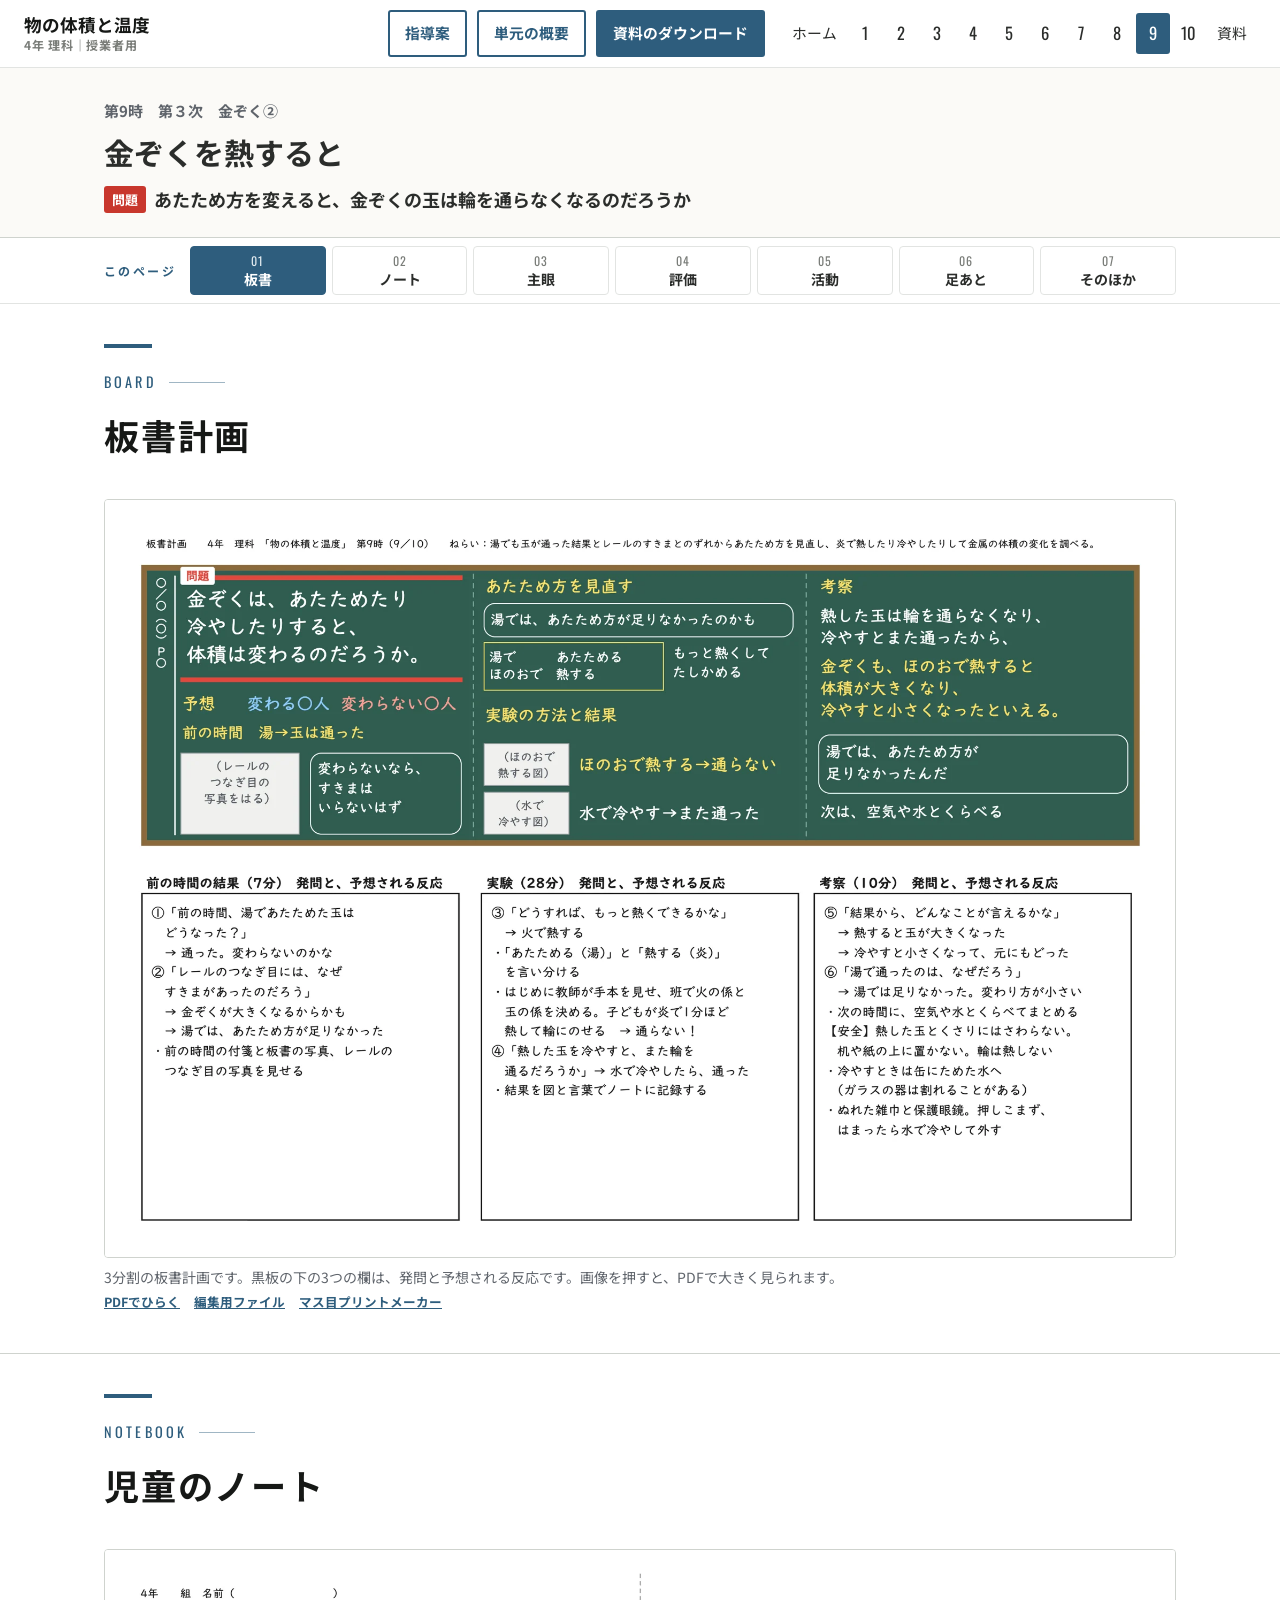
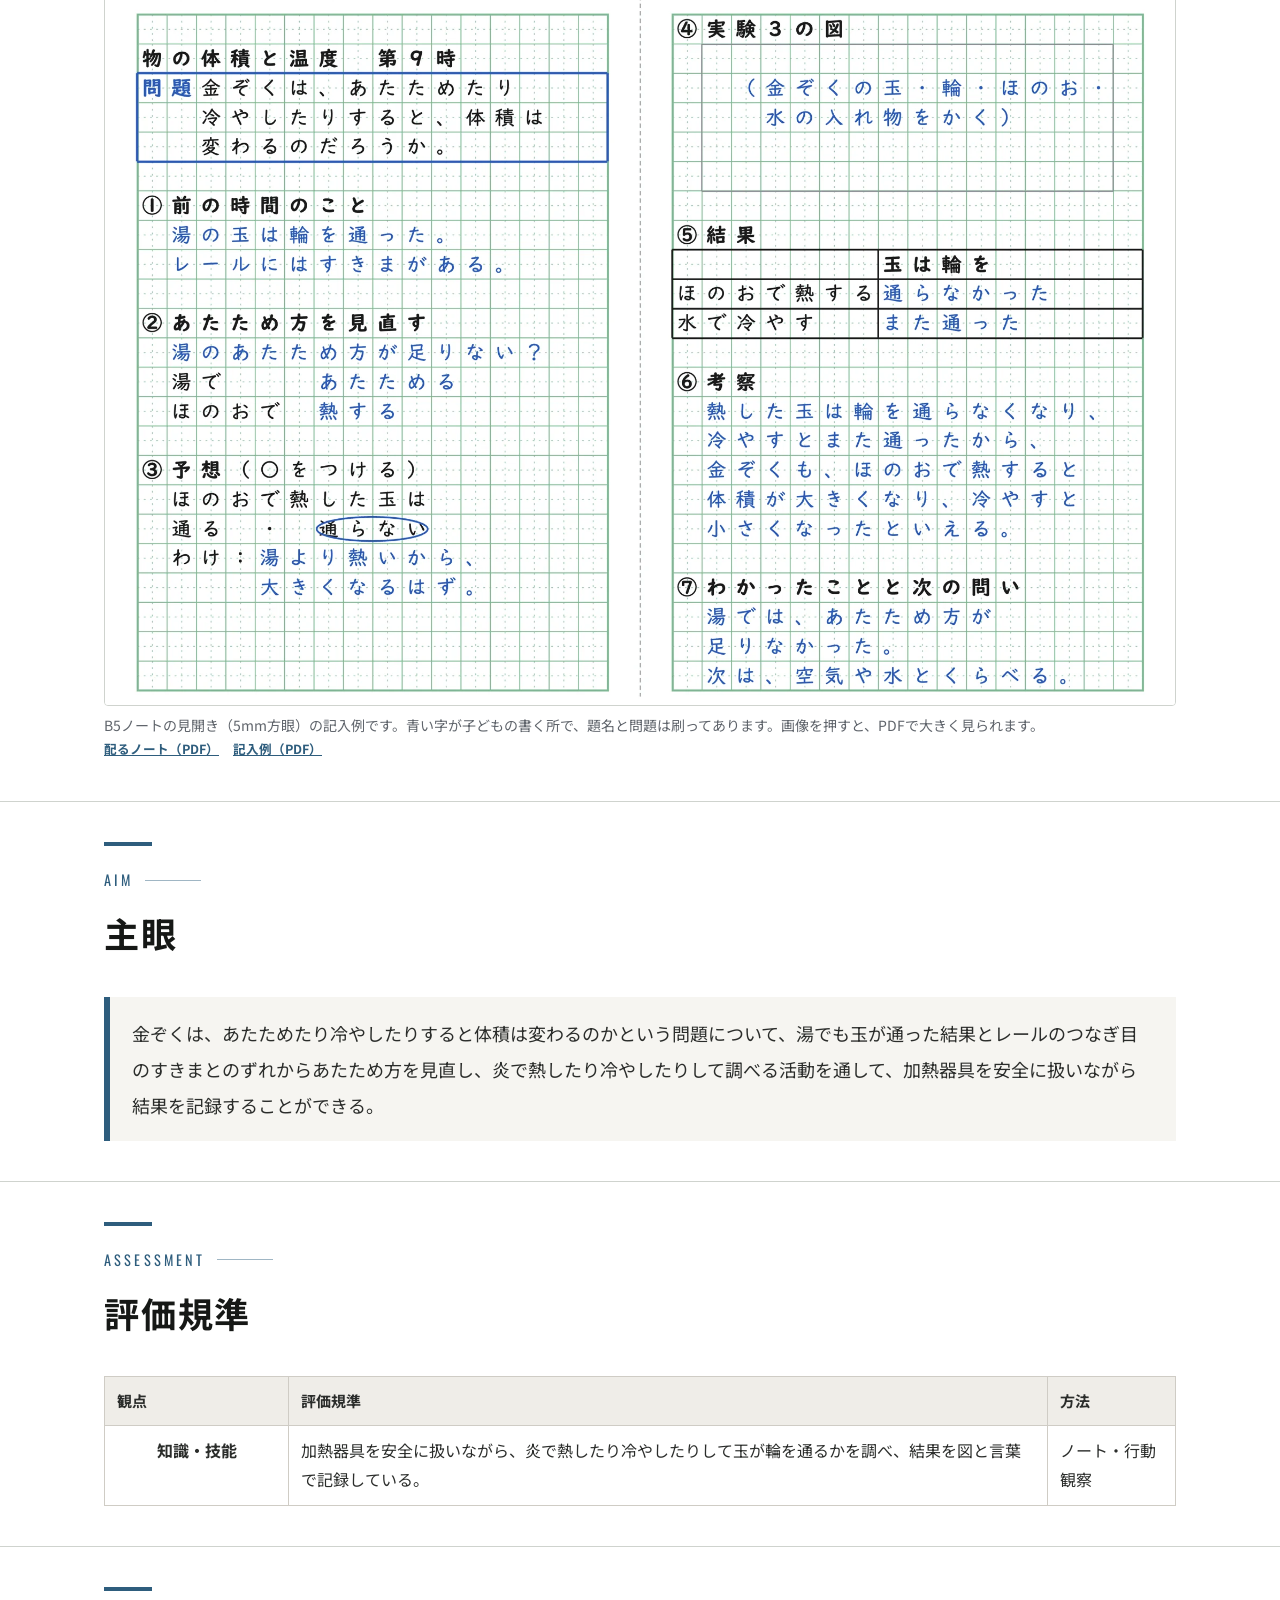
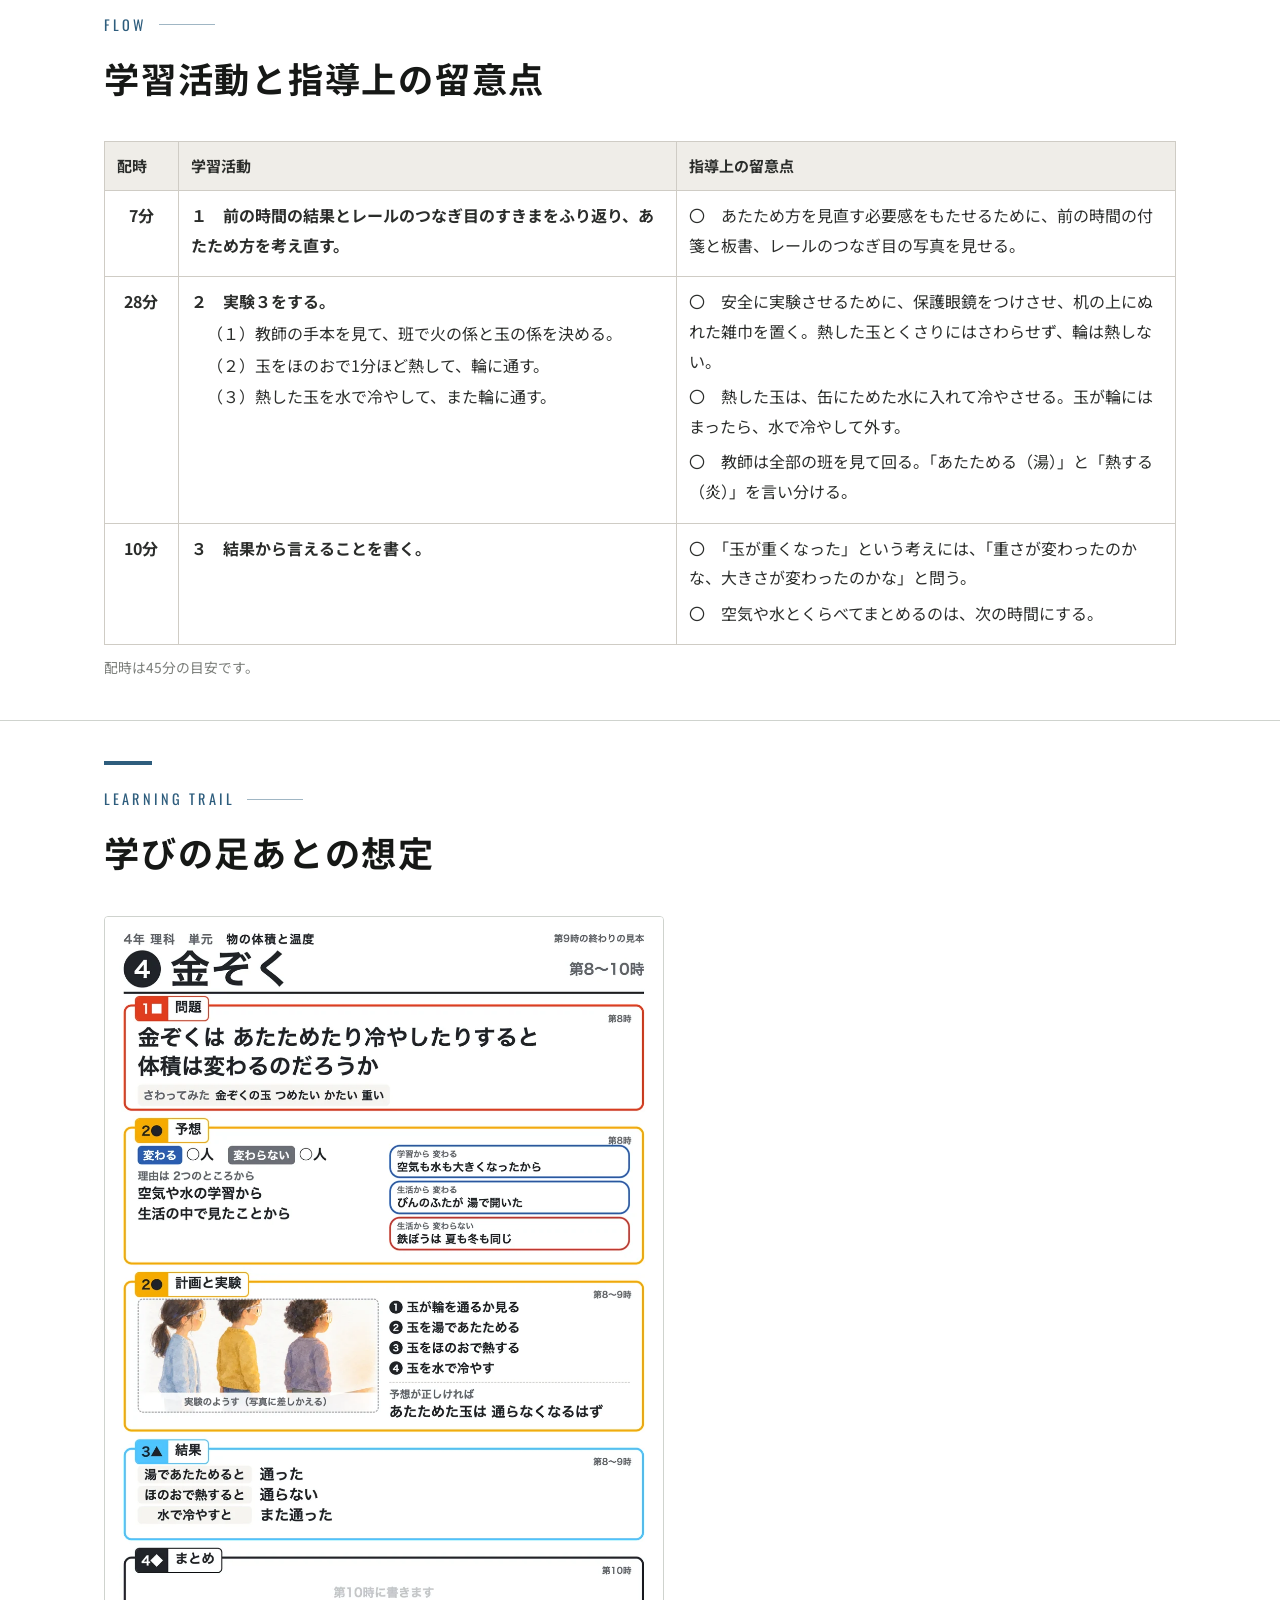
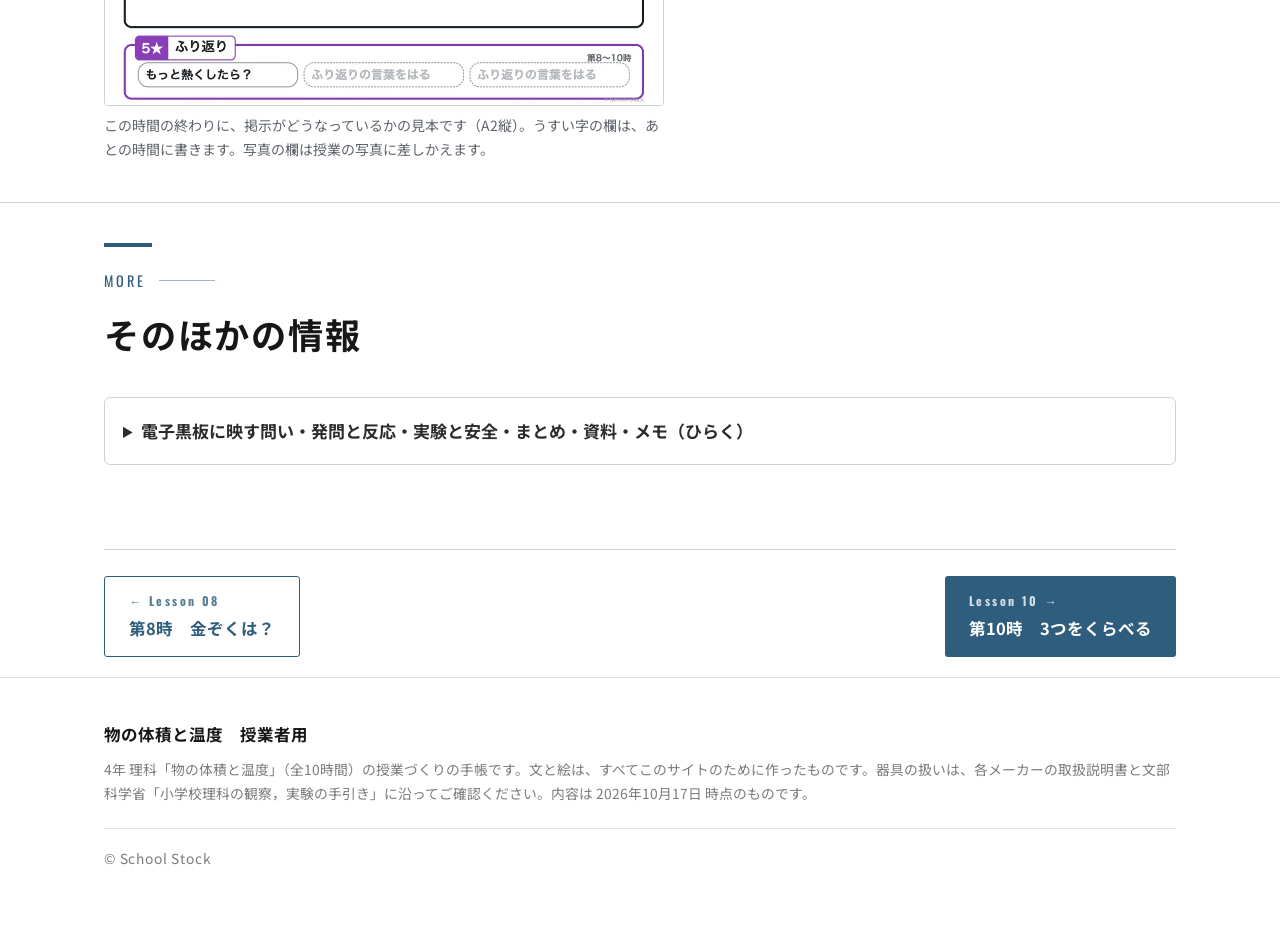
<file: h09.html>
<!DOCTYPE html>
<html lang="ja">
<head>
<meta charset="UTF-8">
<meta name="viewport" content="width=device-width, initial-scale=1.0">
<title>第9時 金ぞくを熱すると｜物の体積と温度 授業者用</title>
<meta name="description" content="4年理科「物の体積と温度」第9時の授業者用ページ。あたため方を変えると、金ぞくの玉は輪を通らなくなるのだろうか">
<meta name="robots" content="noindex">
<link rel="canonical" href="https://a-tozak.github.io/taiseki-to-ondo/h09.html">
<meta property="og:type" content="website">
<meta property="og:locale" content="ja_JP">
<meta property="og:site_name" content="物の体積と温度　授業者用">
<meta property="og:title" content="第9時 金ぞくを熱すると｜物の体積と温度 授業者用">
<meta property="og:description" content="4年理科「物の体積と温度」第9時の授業者用ページ。あたため方を変えると、金ぞくの玉は輪を通らなくなるのだろうか">
<meta property="og:url" content="https://a-tozak.github.io/taiseki-to-ondo/h09.html">
<meta property="og:image" content="https://a-tozak.github.io/taiseki-to-ondo/assets/og.png">
<meta name="twitter:card" content="summary_large_image">
<link rel="preconnect" href="https://fonts.googleapis.com">
<link rel="preconnect" href="https://fonts.gstatic.com" crossorigin>
<link href="https://fonts.googleapis.com/css2?family=Noto+Sans+JP:wght@400;500;700;900&family=Oswald:wght@400;500&display=swap" rel="stylesheet">
<link rel="stylesheet" href="assets/site.css?v=20261017230706">
</head>
<body>
<header class="site-header"><div class="header-inner">
<a class="brand" href="index.html"><span class="brand-main">物の体積と温度</span><small>4年 理科｜授業者用</small></a>
<div class="header-right"><a class="head-dl head-doc" href="assets/files/shidoan.pdf" target="_blank" rel="noopener">指導案</a><a class="head-dl head-doc" href="assets/files/jugyosha_slide.pdf" target="_blank" rel="noopener"><span class="dl-long">単元の概要</span><span class="dl-short">概要</span></a><a class="head-dl" href="shiryo.html"><span class="dl-long">資料のダウンロード</span><span class="dl-short">資料</span></a><button class="nav-toggle" aria-label="メニュー" aria-expanded="false">メニュー</button></div>
<nav class="gnav"><ul><li><a href="index.html">ホーム</a></li><li><a href="h01.html" class="num">1</a></li><li><a href="h02.html" class="num">2</a></li><li><a href="h03.html" class="num">3</a></li><li><a href="h04.html" class="num">4</a></li><li><a href="h05.html" class="num">5</a></li><li><a href="h06.html" class="num">6</a></li><li><a href="h07.html" class="num">7</a></li><li><a href="h08.html" class="num">8</a></li><li><a href="h09.html" aria-current="page" class="num">9</a></li><li><a href="h10.html" class="num">10</a></li><li><a href="shiryo.html">資料</a></li></ul></nav>
</div></header>
<div class="lp-title"><div class="wrap"><p class="no">第9時　第３次　金ぞく②</p><h1>金ぞくを熱すると</h1><p class="q"><b>問題</b>あたため方を変えると、金ぞくの玉は輪を通らなくなるのだろうか</p></div></div>
<nav class="stepnav" aria-label="このページの中身"><div class="wrap"><p class="sn-lab">このページ</p><ol><li><a href="#bansho" data-step="bansho"><span class="n">01</span><span class="t">板書</span></a></li><li><a href="#note" data-step="note"><span class="n">02</span><span class="t">ノート</span></a></li><li><a href="#shugan" data-step="shugan"><span class="n">03</span><span class="t">主眼</span></a></li><li><a href="#hyoka" data-step="hyoka"><span class="n">04</span><span class="t">評価</span></a></li><li><a href="#katsudo" data-step="katsudo"><span class="n">05</span><span class="t">活動</span></a></li><li><a href="#ashiato" data-step="ashiato"><span class="n">06</span><span class="t">足あと</span></a></li><li><a href="#more" data-step="more"><span class="n">07</span><span class="t">そのほか</span></a></li></ol></div></nav><div class="lp-body"><section class="block" id="bansho"><div class="wrap"><div class="sec-head"><div class="sec-head-text"><p class="eyebrow">Board</p><h2 class="ja-phrase">板書計画</h2></div></div><figure class="pimg"><a href="assets/bansho/h09a.pdf" target="_blank" rel="noopener"><img src="assets/bansho/h09a.webp" alt="第9時の板書計画"></a><figcaption>3分割の板書計画です。黒板の下の3つの欄は、発問と予想される反応です。画像を押すと、PDFで大きく見られます。<span class="bdl"><br><a href="assets/bansho/h09a.pdf" target="_blank" rel="noopener">PDFでひらく</a><a href="assets/bansho/h09a.json" download>編集用ファイル</a><a href="https://a-tozak.github.io/School_Stock/tools/masume-print/" target="_blank" rel="noopener">マス目プリントメーカー</a></span></figcaption></figure></div></section>
<section class="block" id="note"><div class="wrap"><div class="sec-head"><div class="sec-head-text"><p class="eyebrow">Notebook</p><h2 class="ja-phrase">児童のノート</h2></div></div><figure class="pimg"><a href="assets/note/h09_note_rei.pdf" target="_blank" rel="noopener"><img src="assets/note/h09_note_rei.webp" alt="第9時のノートの記入例" loading="lazy"></a><figcaption>B5ノートの見開き（5mm方眼）の記入例です。青い字が子どもの書く所で、題名と問題は刷ってあります。画像を押すと、PDFで大きく見られます。<span class="bdl"><br><a href="assets/note/h09_note.pdf" target="_blank" rel="noopener">配るノート（PDF）</a><a href="assets/note/h09_note_rei.pdf" target="_blank" rel="noopener">記入例（PDF）</a></span></figcaption></figure></div></section>
<section class="block" id="shugan"><div class="wrap"><div class="sec-head"><div class="sec-head-text"><p class="eyebrow">Aim</p><h2 class="ja-phrase">主眼</h2></div></div><p class="shugan">金ぞくは、あたためたり冷やしたりすると体積は変わるのかという問題について、湯でも玉が通った結果とレールのつなぎ目のすきまとのずれからあたため方を見直し、炎で熱したり冷やしたりして調べる活動を通して、加熱器具を安全に扱いながら結果を記録することができる。</p></div></section>
<section class="block" id="hyoka"><div class="wrap"><div class="sec-head"><div class="sec-head-text"><p class="eyebrow">Assessment</p><h2 class="ja-phrase">評価規準</h2></div></div><table class="htable"><colgroup><col class="k"><col><col class="m"></colgroup><thead><tr><th>観点</th><th>評価規準</th><th>方法</th></tr></thead><tbody><tr><th>知識・技能</th><td>加熱器具を安全に扱いながら、炎で熱したり冷やしたりして玉が輪を通るかを調べ、結果を図と言葉で記録している。</td><td>ノート・行動観察</td></tr></tbody></table></div></section>
<section class="block" id="katsudo"><div class="wrap"><div class="sec-head"><div class="sec-head-text"><p class="eyebrow">Flow</p><h2 class="ja-phrase">学習活動と指導上の留意点</h2></div></div><table class="atable"><colgroup><col class="t"><col><col></colgroup><thead><tr><th>配時</th><th>学習活動</th><th>指導上の留意点</th></tr></thead><tbody><tr><td class="t">7分</td><td><p class="act">１　前の時間の結果とレールのつなぎ目のすきまをふり返り、あたため方を考え直す。</p></td><td><p class="nt">〇　あたため方を見直す必要感をもたせるために、前の時間の付箋と板書、レールのつなぎ目の写真を見せる。</p></td></tr><tr><td class="t">28分</td><td><p class="act">２　実験３をする。</p><p class="sub">（１）教師の手本を見て、班で火の係と玉の係を決める。</p><p class="sub">（２）玉をほのおで1分ほど熱して、輪に通す。</p><p class="sub">（３）熱した玉を水で冷やして、また輪に通す。</p></td><td><p class="nt">〇　安全に実験させるために、保護眼鏡をつけさせ、机の上にぬれた雑巾を置く。熱した玉とくさりにはさわらせず、輪は熱しない。</p><p class="nt">〇　熱した玉は、缶にためた水に入れて冷やさせる。玉が輪にはまったら、水で冷やして外す。</p><p class="nt">〇　教師は全部の班を見て回る。「あたためる（湯）」と「熱する（炎）」を言い分ける。</p></td></tr><tr><td class="t">10分</td><td><p class="act">３　結果から言えることを書く。</p></td><td><p class="nt">〇　「玉が重くなった」という考えには、「重さが変わったのかな、大きさが変わったのかな」と問う。</p><p class="nt">〇　空気や水とくらべてまとめるのは、次の時間にする。</p></td></tr></tbody></table><p class="src">配時は45分の目安です。</p></div></section>
<section class="block" id="ashiato"><div class="wrap"><div class="sec-head"><div class="sec-head-text"><p class="eyebrow">Learning trail</p><h2 class="ja-phrase">学びの足あとの想定</h2></div></div><figure class="pimg ashiato"><a href="assets/ashiato/h09.webp" target="_blank" rel="noopener"><img src="assets/ashiato/h09.webp" alt="第9時の終わりの学びの足あと" loading="lazy"></a><figcaption>この時間の終わりに、掲示がどうなっているかの見本です（A2縦）。うすい字の欄は、あとの時間に書きます。写真の欄は授業の写真に差しかえます。</figcaption></figure></div></section>
<section class="block" id="more"><div class="wrap"><div class="sec-head"><div class="sec-head-text"><p class="eyebrow">More</p><h2 class="ja-phrase">そのほかの情報</h2></div></div><details class="more"><summary>電子黒板に映す問い・発問と反応・実験と安全・まとめ・資料・メモ（ひらく）</summary><h3>電子黒板に映す問い</h3><div class="utsusu"><p class="toi">あたため方を<ruby>変<rt>か</rt></ruby>えると、金ぞくの玉は<ruby>輪<rt>わ</rt></ruby>を通らなくなるのだろうか</p><button type="button" class="btn-proj" data-proj="&lt;p class=&quot;plb&quot;&gt;第9時　この時間の問い&lt;/p&gt;&lt;p class=&quot;pt&quot;&gt;あたため方を&lt;ruby&gt;変&lt;rt&gt;か&lt;/rt&gt;&lt;/ruby&gt;えると、金ぞくの玉は&lt;ruby&gt;輪&lt;rt&gt;わ&lt;/rt&gt;&lt;/ruby&gt;を通らなくなるのだろうか&lt;/p&gt;">画面いっぱいに映す</button></div><h3>おもな発問</h3><ul class="tlist"><li>前の時間、湯であたためた玉はどうなったかな。レールのつなぎ目には、なぜすきまがあったのだろう。</li><li>湯では、あたため方が足りなかったのかな。どうすれば、もっと熱くできるかな。</li><li>炎で熱した玉は、輪を通るかな。</li><li>熱した玉を冷やすと、また輪を通るだろうか。</li></ul><h3>予想される児童の反応</h3><ul class="tlist"><li>湯では通った。でも、レールにすきまがあるのは、金ぞくが大きくなるからかもしれない。</li><li>火で熱したら、もっと熱くなる。</li><li>炎で熱したら通らなくなった。冷やしたら、また通った。</li></ul><h3>実験３　金ぞくを熱したり冷やしたりする</h3><p><b>器具・準備</b></p><ul class="tlist"><li>金属膨張試験器（各班1台）</li><li>加熱器具（実験用ガスコンロなど。理科室の器具に合わせる）</li><li>冷やす水を入れた缶など</li><li>ぬれた雑巾</li><li>保護眼鏡</li><li>前の時間の板書の写真と、レールのつなぎ目の写真</li></ul><p><b>手順</b></p><ol class="tlist"><li>前の時間の結果（湯では通った）とレールのつなぎ目の写真をふり返り、あたため方を考え直す。</li><li>はじめに教師が手本を見せ、班ごとに火の係と玉の係を決める。</li><li>班ごとに、玉を炎で1分ほど熱してから輪に通す（通らない）。</li><li>熱した玉を水で冷やし、また輪に通す（通る）。</li><li>結果を図と言葉で記録する。</li></ol><p><b>結果の見通し</b>　炎で熱すると通らない。冷やすとまた通る。</p><div class="box warn2"><h3>安全</h3><ul class="tlist"><li>炎で熱するのは子ども（2026-10-08 決定）。はじめに教師が手本を見せ、班ごとに火の係と玉の係を決める。教師は全部の班を見て回る。</li><li>使う前に器具を点検し、保護眼鏡をつける（解説 50ページ）。机の上にぬれた雑巾を置く。</li><li>熱した玉とくさりにはさわらせない。机や紙の上に置かない。輪は熱しない。</li><li>熱した玉は、缶などにためた水に入れて冷やす（ガラスの器は割れることがある）。加熱は1分ほどでよく、長く熱しすぎない。</li><li>玉が輪にはまって外れなくなったときは、水で冷やして外す。熱した玉を輪に当てない。</li></ul></div><h3>まとめの例</h3><p>金ぞくの玉は、炎で熱すると輪を通らなくなり、冷やすとまた通った。湯では、あたため方が足りなかった。</p><h3>次の問い</h3><p>空気・水・金ぞくの体積の変わり方には、どんなちがいがあるだろう。</p><h3>着眼１の目指す児童の姿（第３次）</h3><p>湯でも玉が通った結果とレールのつなぎ目のすきまとのずれから、あたため方を見直し、加熱器具を安全に扱いながら結果を記録している。</p><h3>メモ</h3><ul class="tlist"><li>炎で熱するのは子ども。加熱器具は班に1台（実験用ガスコンロなど、理科室の器具に合わせる）。</li><li>「あたためる（湯）」と「熱する（炎）」を言い分ける。</li></ul></details></div></section>
</div><div class="wrap"><div class="next-nav"><a class="btn-sub" href="h08.html"><span><span class="lbl">← Lesson 08</span>第8時　金ぞくは？</span></a><a class="btn-main" href="h10.html"><span><span class="lbl">Lesson 10 →</span>第10時　3つをくらべる</span></a></div></div><footer class="site-footer"><div class="wrap">
<p class="f-name">物の体積と温度　授業者用</p>
<p class="f-sub">4年 理科「物の体積と温度」（全10時間）の授業づくりの手帳です。文と絵は、すべてこのサイトのために作ったものです。器具の扱いは、各メーカーの取扱説明書と文部科学省「小学校理科の観察，実験の手引き」に沿ってご確認ください。内容は 2026年10月17日 時点のものです。</p>
<p class="f-copy">© School Stock</p>
</div></footer>
<div class="proj" id="proj" hidden><button type="button" class="proj-close" aria-label="とじる">とじる</button><div class="proj-body" id="proj-body"></div></div>
<script src="assets/site.js"></script>
</body></html>
</file>
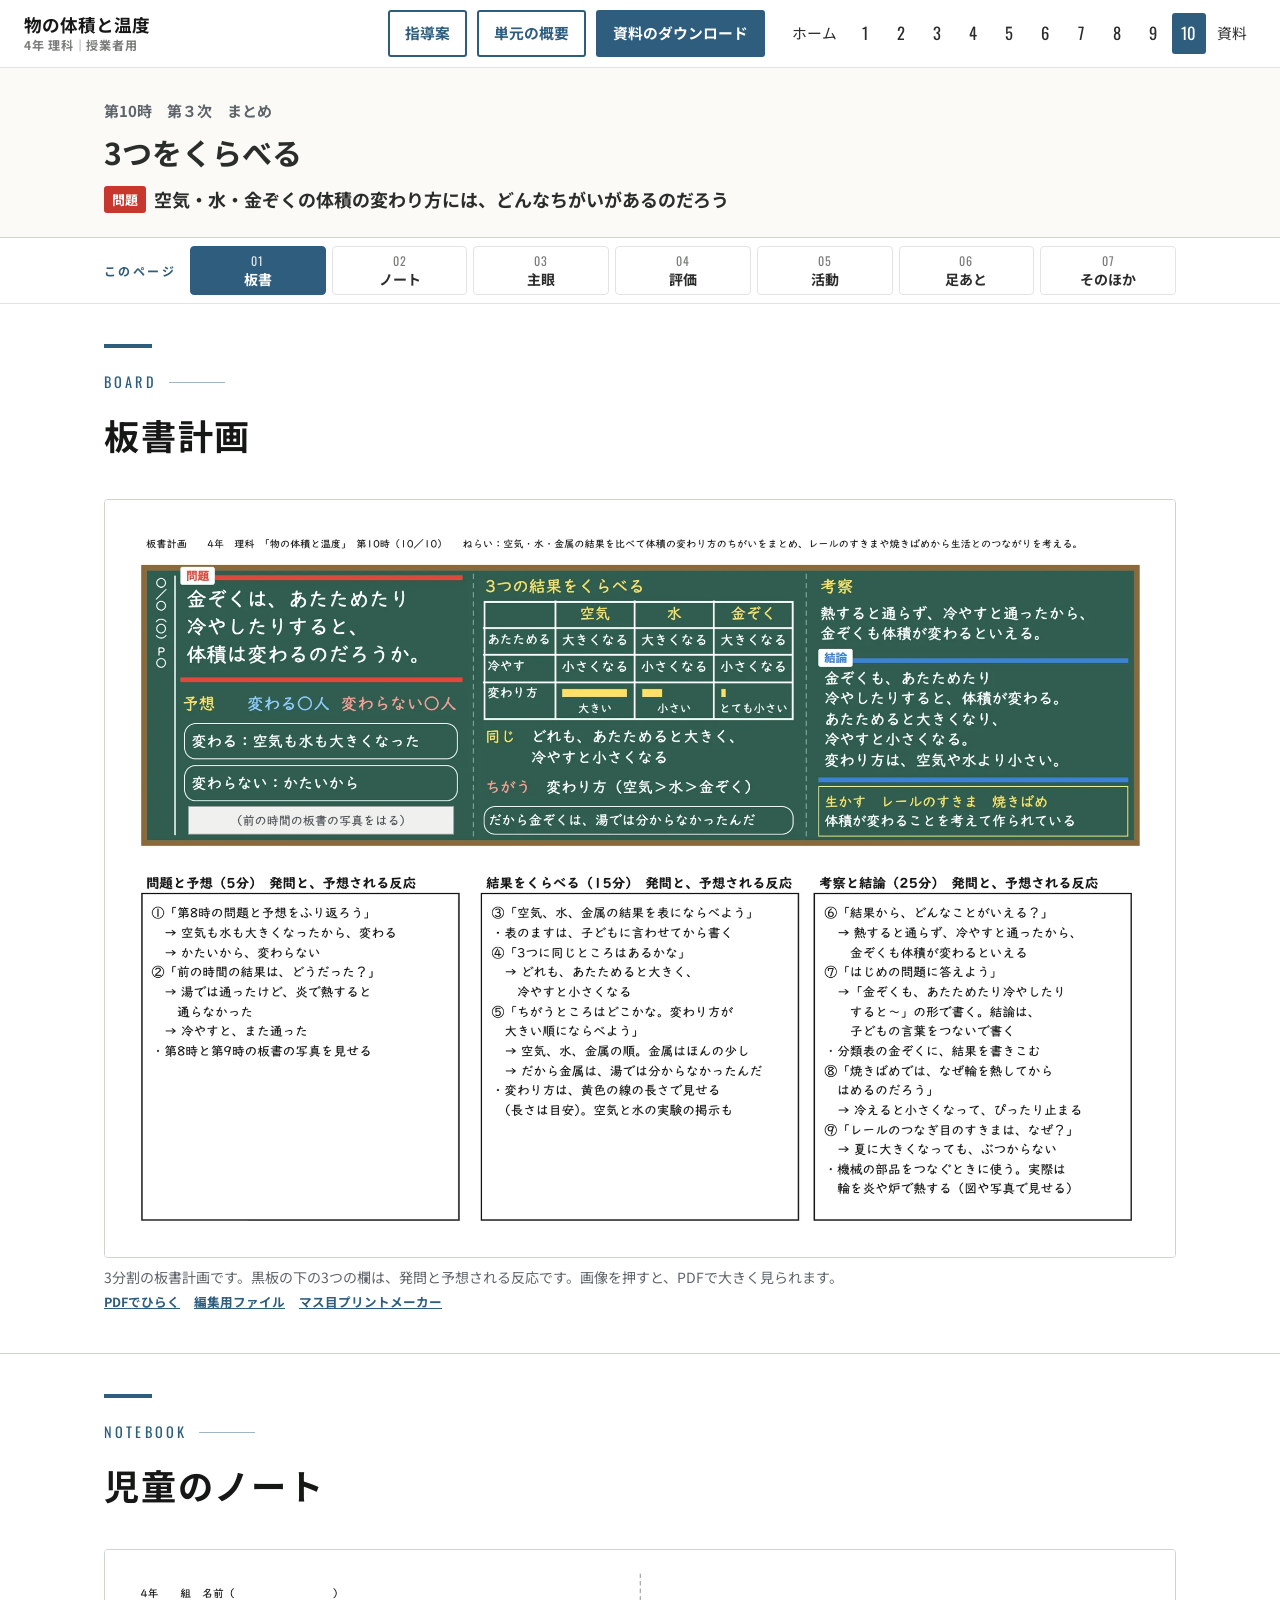
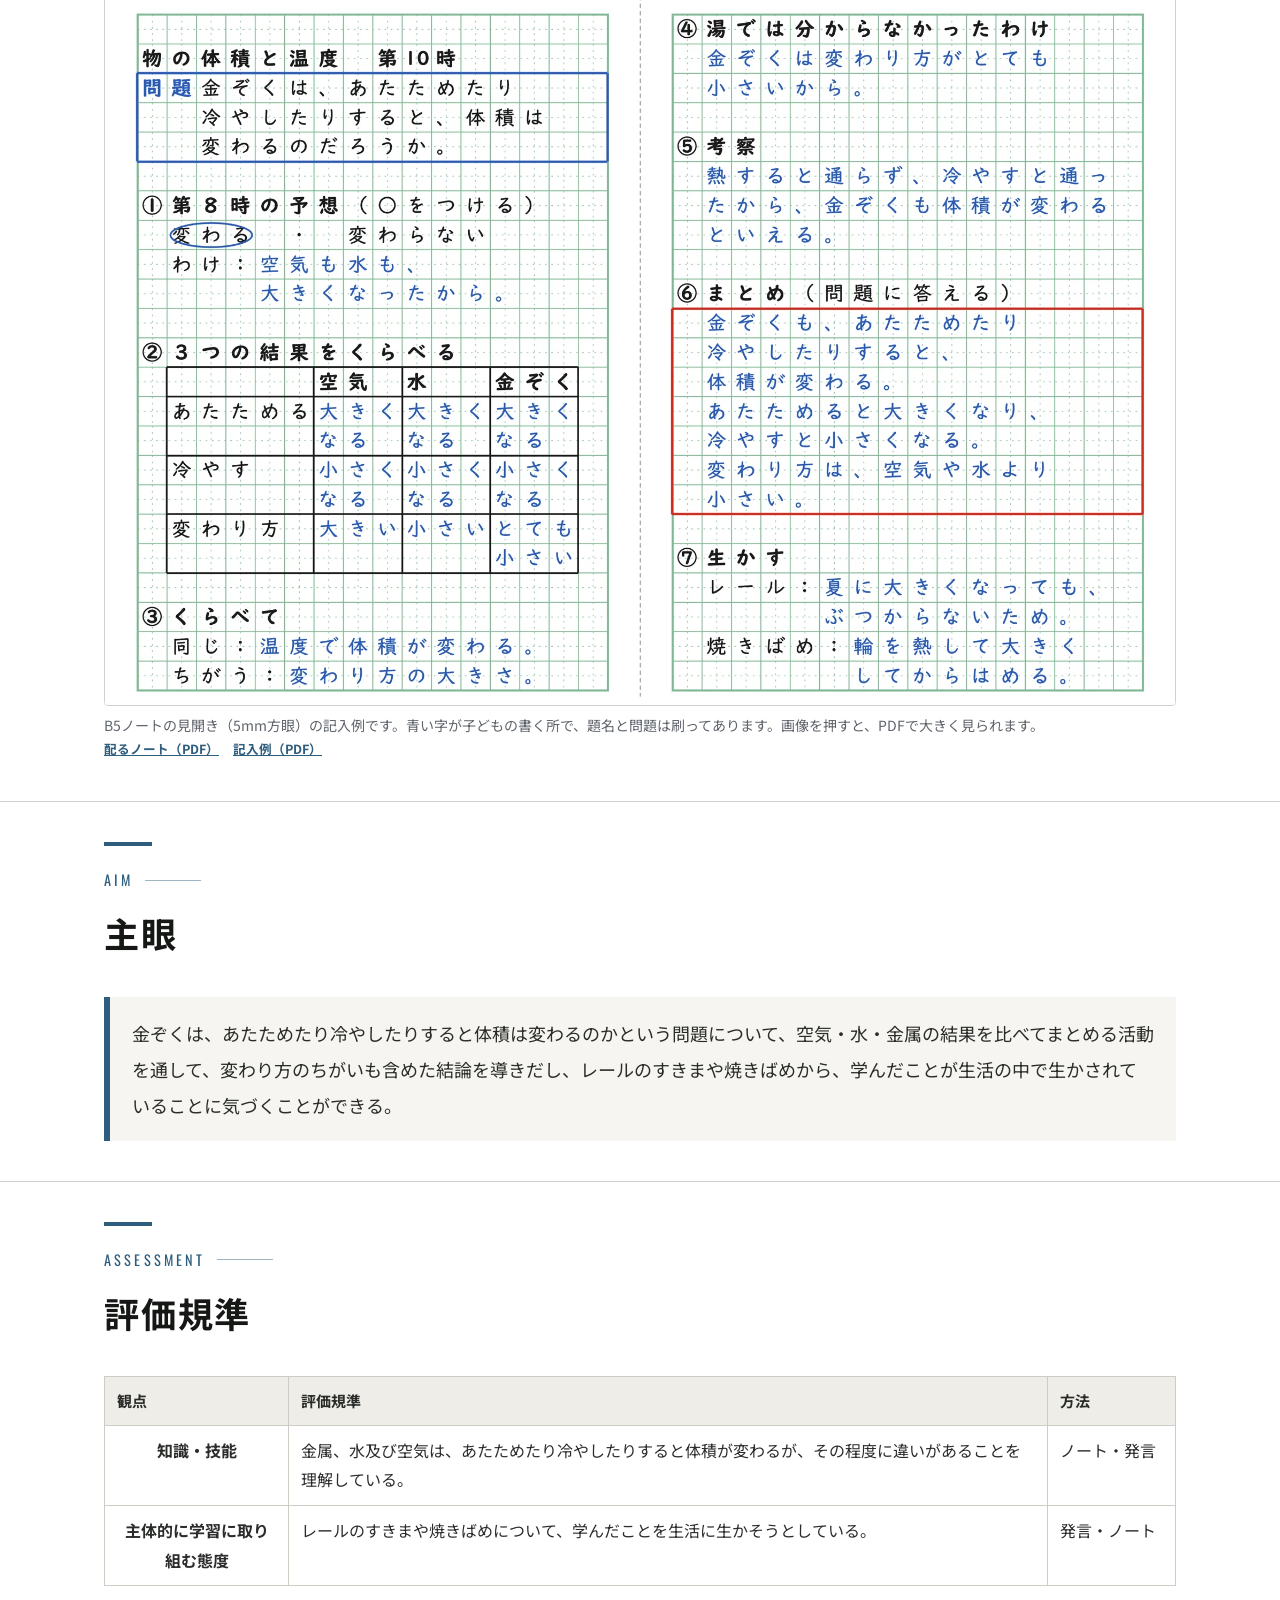
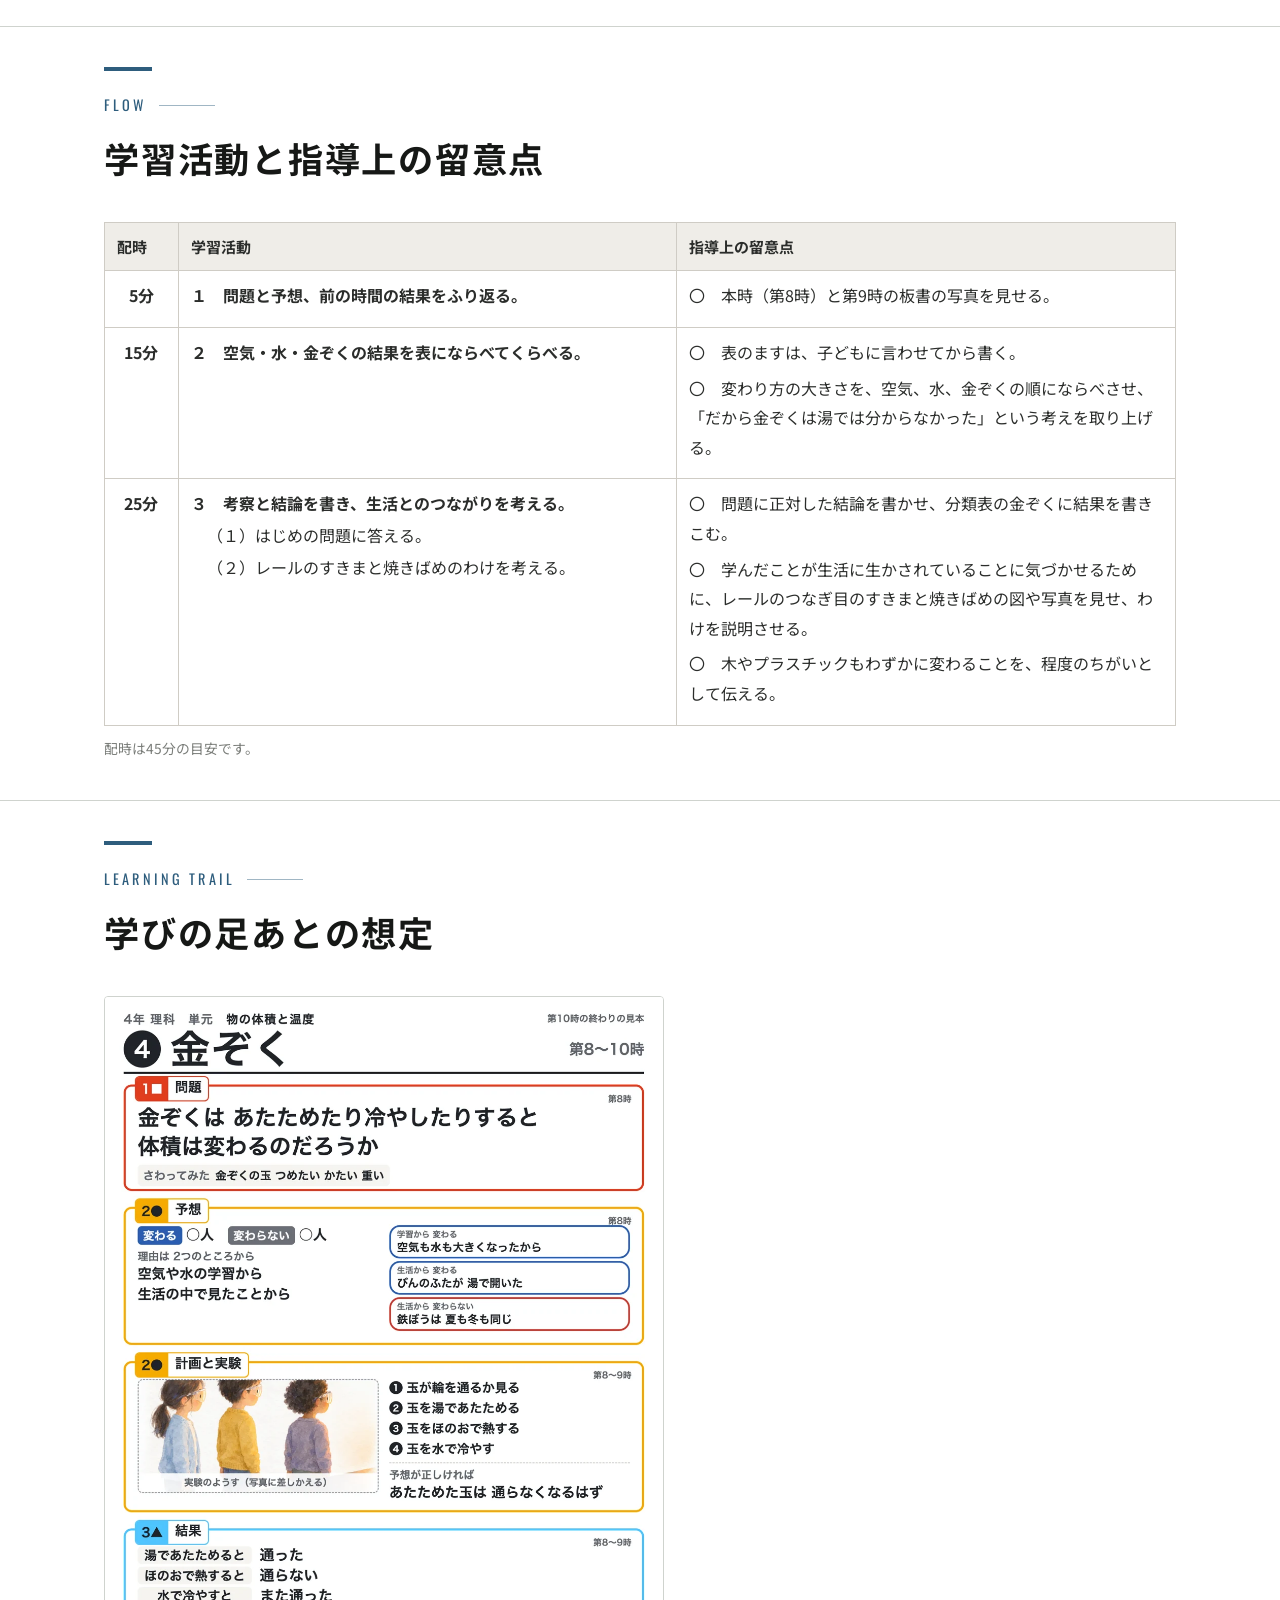
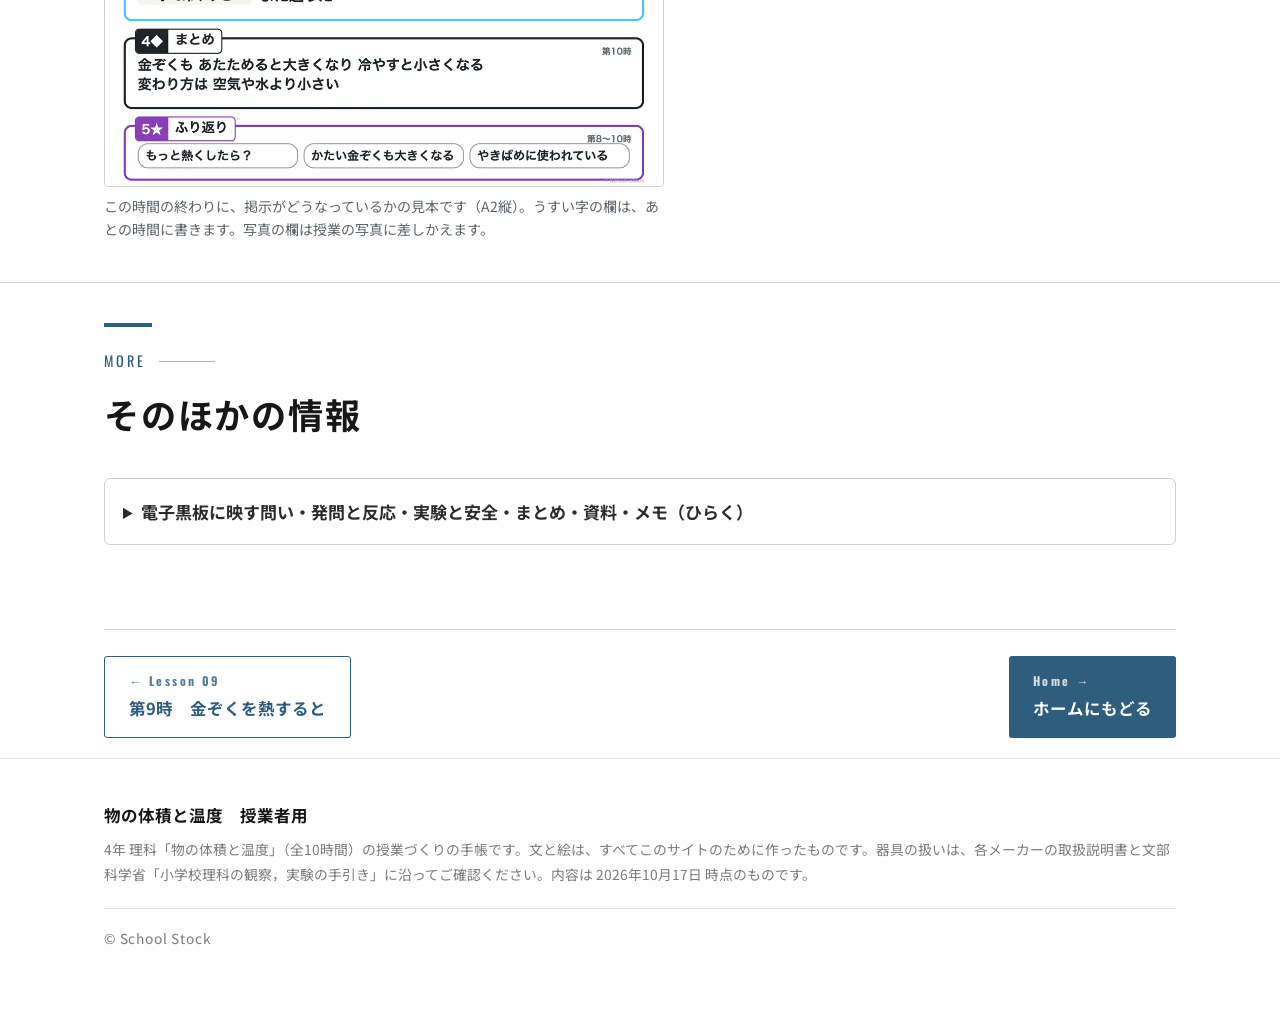
<file: h10.html>
<!DOCTYPE html>
<html lang="ja">
<head>
<meta charset="UTF-8">
<meta name="viewport" content="width=device-width, initial-scale=1.0">
<title>第10時 3つをくらべる｜物の体積と温度 授業者用</title>
<meta name="description" content="4年理科「物の体積と温度」第10時の授業者用ページ。空気・水・金ぞくの体積の変わり方には、どんなちがいがあるのだろう">
<meta name="robots" content="noindex">
<link rel="canonical" href="https://a-tozak.github.io/taiseki-to-ondo/h10.html">
<meta property="og:type" content="website">
<meta property="og:locale" content="ja_JP">
<meta property="og:site_name" content="物の体積と温度　授業者用">
<meta property="og:title" content="第10時 3つをくらべる｜物の体積と温度 授業者用">
<meta property="og:description" content="4年理科「物の体積と温度」第10時の授業者用ページ。空気・水・金ぞくの体積の変わり方には、どんなちがいがあるのだろう">
<meta property="og:url" content="https://a-tozak.github.io/taiseki-to-ondo/h10.html">
<meta property="og:image" content="https://a-tozak.github.io/taiseki-to-ondo/assets/og.png">
<meta name="twitter:card" content="summary_large_image">
<link rel="preconnect" href="https://fonts.googleapis.com">
<link rel="preconnect" href="https://fonts.gstatic.com" crossorigin>
<link href="https://fonts.googleapis.com/css2?family=Noto+Sans+JP:wght@400;500;700;900&family=Oswald:wght@400;500&display=swap" rel="stylesheet">
<link rel="stylesheet" href="assets/site.css?v=20261017230706">
</head>
<body>
<header class="site-header"><div class="header-inner">
<a class="brand" href="index.html"><span class="brand-main">物の体積と温度</span><small>4年 理科｜授業者用</small></a>
<div class="header-right"><a class="head-dl head-doc" href="assets/files/shidoan.pdf" target="_blank" rel="noopener">指導案</a><a class="head-dl head-doc" href="assets/files/jugyosha_slide.pdf" target="_blank" rel="noopener"><span class="dl-long">単元の概要</span><span class="dl-short">概要</span></a><a class="head-dl" href="shiryo.html"><span class="dl-long">資料のダウンロード</span><span class="dl-short">資料</span></a><button class="nav-toggle" aria-label="メニュー" aria-expanded="false">メニュー</button></div>
<nav class="gnav"><ul><li><a href="index.html">ホーム</a></li><li><a href="h01.html" class="num">1</a></li><li><a href="h02.html" class="num">2</a></li><li><a href="h03.html" class="num">3</a></li><li><a href="h04.html" class="num">4</a></li><li><a href="h05.html" class="num">5</a></li><li><a href="h06.html" class="num">6</a></li><li><a href="h07.html" class="num">7</a></li><li><a href="h08.html" class="num">8</a></li><li><a href="h09.html" class="num">9</a></li><li><a href="h10.html" aria-current="page" class="num">10</a></li><li><a href="shiryo.html">資料</a></li></ul></nav>
</div></header>
<div class="lp-title"><div class="wrap"><p class="no">第10時　第３次　まとめ</p><h1>3つをくらべる</h1><p class="q"><b>問題</b>空気・水・金ぞくの体積の変わり方には、どんなちがいがあるのだろう</p></div></div>
<nav class="stepnav" aria-label="このページの中身"><div class="wrap"><p class="sn-lab">このページ</p><ol><li><a href="#bansho" data-step="bansho"><span class="n">01</span><span class="t">板書</span></a></li><li><a href="#note" data-step="note"><span class="n">02</span><span class="t">ノート</span></a></li><li><a href="#shugan" data-step="shugan"><span class="n">03</span><span class="t">主眼</span></a></li><li><a href="#hyoka" data-step="hyoka"><span class="n">04</span><span class="t">評価</span></a></li><li><a href="#katsudo" data-step="katsudo"><span class="n">05</span><span class="t">活動</span></a></li><li><a href="#ashiato" data-step="ashiato"><span class="n">06</span><span class="t">足あと</span></a></li><li><a href="#more" data-step="more"><span class="n">07</span><span class="t">そのほか</span></a></li></ol></div></nav><div class="lp-body"><section class="block" id="bansho"><div class="wrap"><div class="sec-head"><div class="sec-head-text"><p class="eyebrow">Board</p><h2 class="ja-phrase">板書計画</h2></div></div><figure class="pimg"><a href="assets/bansho/h10a.pdf" target="_blank" rel="noopener"><img src="assets/bansho/h10a.webp" alt="第10時の板書計画"></a><figcaption>3分割の板書計画です。黒板の下の3つの欄は、発問と予想される反応です。画像を押すと、PDFで大きく見られます。<span class="bdl"><br><a href="assets/bansho/h10a.pdf" target="_blank" rel="noopener">PDFでひらく</a><a href="assets/bansho/h10a.json" download>編集用ファイル</a><a href="https://a-tozak.github.io/School_Stock/tools/masume-print/" target="_blank" rel="noopener">マス目プリントメーカー</a></span></figcaption></figure></div></section>
<section class="block" id="note"><div class="wrap"><div class="sec-head"><div class="sec-head-text"><p class="eyebrow">Notebook</p><h2 class="ja-phrase">児童のノート</h2></div></div><figure class="pimg"><a href="assets/note/h10_note_rei.pdf" target="_blank" rel="noopener"><img src="assets/note/h10_note_rei.webp" alt="第10時のノートの記入例" loading="lazy"></a><figcaption>B5ノートの見開き（5mm方眼）の記入例です。青い字が子どもの書く所で、題名と問題は刷ってあります。画像を押すと、PDFで大きく見られます。<span class="bdl"><br><a href="assets/note/h10_note.pdf" target="_blank" rel="noopener">配るノート（PDF）</a><a href="assets/note/h10_note_rei.pdf" target="_blank" rel="noopener">記入例（PDF）</a></span></figcaption></figure></div></section>
<section class="block" id="shugan"><div class="wrap"><div class="sec-head"><div class="sec-head-text"><p class="eyebrow">Aim</p><h2 class="ja-phrase">主眼</h2></div></div><p class="shugan">金ぞくは、あたためたり冷やしたりすると体積は変わるのかという問題について、空気・水・金属の結果を比べてまとめる活動を通して、変わり方のちがいも含めた結論を導きだし、レールのすきまや焼きばめから、学んだことが生活の中で生かされていることに気づくことができる。</p></div></section>
<section class="block" id="hyoka"><div class="wrap"><div class="sec-head"><div class="sec-head-text"><p class="eyebrow">Assessment</p><h2 class="ja-phrase">評価規準</h2></div></div><table class="htable"><colgroup><col class="k"><col><col class="m"></colgroup><thead><tr><th>観点</th><th>評価規準</th><th>方法</th></tr></thead><tbody><tr><th>知識・技能</th><td>金属、水及び空気は、あたためたり冷やしたりすると体積が変わるが、その程度に違いがあることを理解している。</td><td>ノート・発言</td></tr><tr><th>主体的に学習に取り組む態度</th><td>レールのすきまや焼きばめについて、学んだことを生活に生かそうとしている。</td><td>発言・ノート</td></tr></tbody></table></div></section>
<section class="block" id="katsudo"><div class="wrap"><div class="sec-head"><div class="sec-head-text"><p class="eyebrow">Flow</p><h2 class="ja-phrase">学習活動と指導上の留意点</h2></div></div><table class="atable"><colgroup><col class="t"><col><col></colgroup><thead><tr><th>配時</th><th>学習活動</th><th>指導上の留意点</th></tr></thead><tbody><tr><td class="t">5分</td><td><p class="act">１　問題と予想、前の時間の結果をふり返る。</p></td><td><p class="nt">〇　本時（第8時）と第9時の板書の写真を見せる。</p></td></tr><tr><td class="t">15分</td><td><p class="act">２　空気・水・金ぞくの結果を表にならべてくらべる。</p></td><td><p class="nt">〇　表のますは、子どもに言わせてから書く。</p><p class="nt">〇　変わり方の大きさを、空気、水、金ぞくの順にならべさせ、「だから金ぞくは湯では分からなかった」という考えを取り上げる。</p></td></tr><tr><td class="t">25分</td><td><p class="act">３　考察と結論を書き、生活とのつながりを考える。</p><p class="sub">（１）はじめの問題に答える。</p><p class="sub">（２）レールのすきまと焼きばめのわけを考える。</p></td><td><p class="nt">〇　問題に正対した結論を書かせ、分類表の金ぞくに結果を書きこむ。</p><p class="nt">〇　学んだことが生活に生かされていることに気づかせるために、レールのつなぎ目のすきまと焼きばめの図や写真を見せ、わけを説明させる。</p><p class="nt">〇　木やプラスチックもわずかに変わることを、程度のちがいとして伝える。</p></td></tr></tbody></table><p class="src">配時は45分の目安です。</p></div></section>
<section class="block" id="ashiato"><div class="wrap"><div class="sec-head"><div class="sec-head-text"><p class="eyebrow">Learning trail</p><h2 class="ja-phrase">学びの足あとの想定</h2></div></div><figure class="pimg ashiato"><a href="assets/ashiato/h10.webp" target="_blank" rel="noopener"><img src="assets/ashiato/h10.webp" alt="第10時の終わりの学びの足あと" loading="lazy"></a><figcaption>この時間の終わりに、掲示がどうなっているかの見本です（A2縦）。うすい字の欄は、あとの時間に書きます。写真の欄は授業の写真に差しかえます。</figcaption></figure></div></section>
<section class="block" id="more"><div class="wrap"><div class="sec-head"><div class="sec-head-text"><p class="eyebrow">More</p><h2 class="ja-phrase">そのほかの情報</h2></div></div><details class="more"><summary>電子黒板に映す問い・発問と反応・実験と安全・まとめ・資料・メモ（ひらく）</summary><h3>電子黒板に映す問い</h3><div class="utsusu"><p class="toi">空気・水・金ぞくの<ruby>体積<rt>たいせき</rt></ruby>の<ruby>変<rt>か</rt></ruby>わり方には、どんなちがいがあるのだろう</p><button type="button" class="btn-proj" data-proj="&lt;p class=&quot;plb&quot;&gt;第10時　この時間の問い&lt;/p&gt;&lt;p class=&quot;pt&quot;&gt;空気・水・金ぞくの&lt;ruby&gt;体積&lt;rt&gt;たいせき&lt;/rt&gt;&lt;/ruby&gt;の&lt;ruby&gt;変&lt;rt&gt;か&lt;/rt&gt;&lt;/ruby&gt;わり方には、どんなちがいがあるのだろう&lt;/p&gt;">画面いっぱいに映す</button></div><h3>おもな発問</h3><ul class="tlist"><li>3つの実験の結果をならべると、どんなことが言えるかな。</li><li>体積の変わり方が大きい順にならべよう。</li><li>レールのつなぎ目にすきまをあけているのは、なぜだろう。</li><li>焼きばめでは、なぜ輪を熱してからはめるのだろう。</li></ul><h3>予想される児童の反応</h3><ul class="tlist"><li>どれも、あたためると体積が大きくなり、冷やすと小さくなる。</li><li>空気がいちばん大きく変わって、金ぞくはほんの少し。</li><li>夏にレールが大きくなっても、ぶつからないようにしている。</li><li>輪を熱して大きくしてからはめて、冷えると小さくなってぴったり止まる。</li></ul><h3>まとめの例</h3><p>金ぞくも、あたためると体積が大きくなり、冷やすと小さくなる。変わり方は空気がいちばん大きく、次に水、金ぞくはとても小さい。</p><h3>次の問い</h3><p>物をあたためると、熱はどのように伝わっていくのだろう（次の単元「物のあたたまり方」）。</p><h3>着眼１の目指す児童の姿（第３次）</h3><p>根拠を基に「金ぞくも、あたためると体積が大きくなり、冷やすと小さくなる」という妥当な結論を導きだし、表現している。　焼きばめの事例について知り、科学によって私たちの生活が支えられていることに気づき、表現している。</p><h3>メモ</h3><ul class="tlist"><li>生かすは焼きばめ（指導案の着眼１）。本時で見せたレールのつなぎ目のすきまも、ここで理由を説明できるようにする。</li></ul></details></div></section>
</div><div class="wrap"><div class="next-nav"><a class="btn-sub" href="h09.html"><span><span class="lbl">← Lesson 09</span>第9時　金ぞくを熱すると</span></a><a class="btn-main" href="index.html"><span><span class="lbl">Home →</span>ホームにもどる</span></a></div></div><footer class="site-footer"><div class="wrap">
<p class="f-name">物の体積と温度　授業者用</p>
<p class="f-sub">4年 理科「物の体積と温度」（全10時間）の授業づくりの手帳です。文と絵は、すべてこのサイトのために作ったものです。器具の扱いは、各メーカーの取扱説明書と文部科学省「小学校理科の観察，実験の手引き」に沿ってご確認ください。内容は 2026年10月17日 時点のものです。</p>
<p class="f-copy">© School Stock</p>
</div></footer>
<div class="proj" id="proj" hidden><button type="button" class="proj-close" aria-label="とじる">とじる</button><div class="proj-body" id="proj-body"></div></div>
<script src="assets/site.js"></script>
</body></html>
</file>
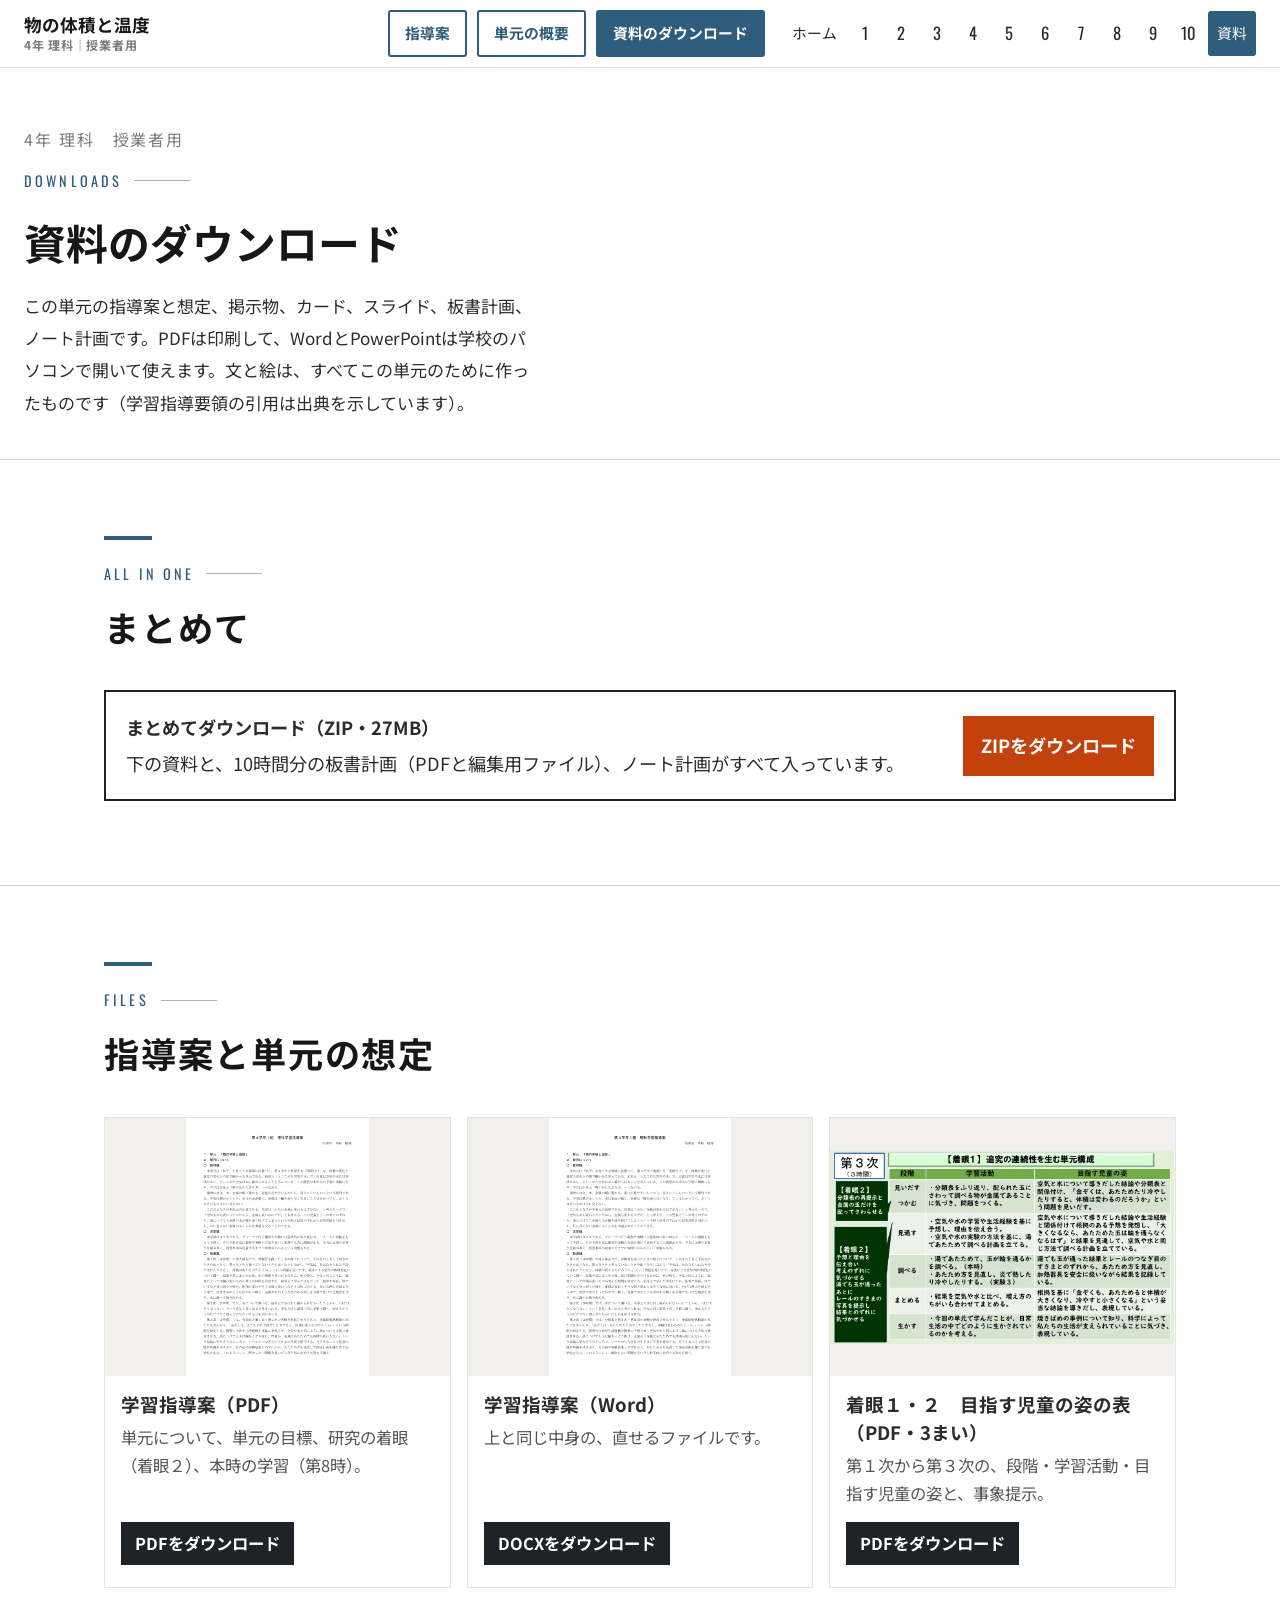
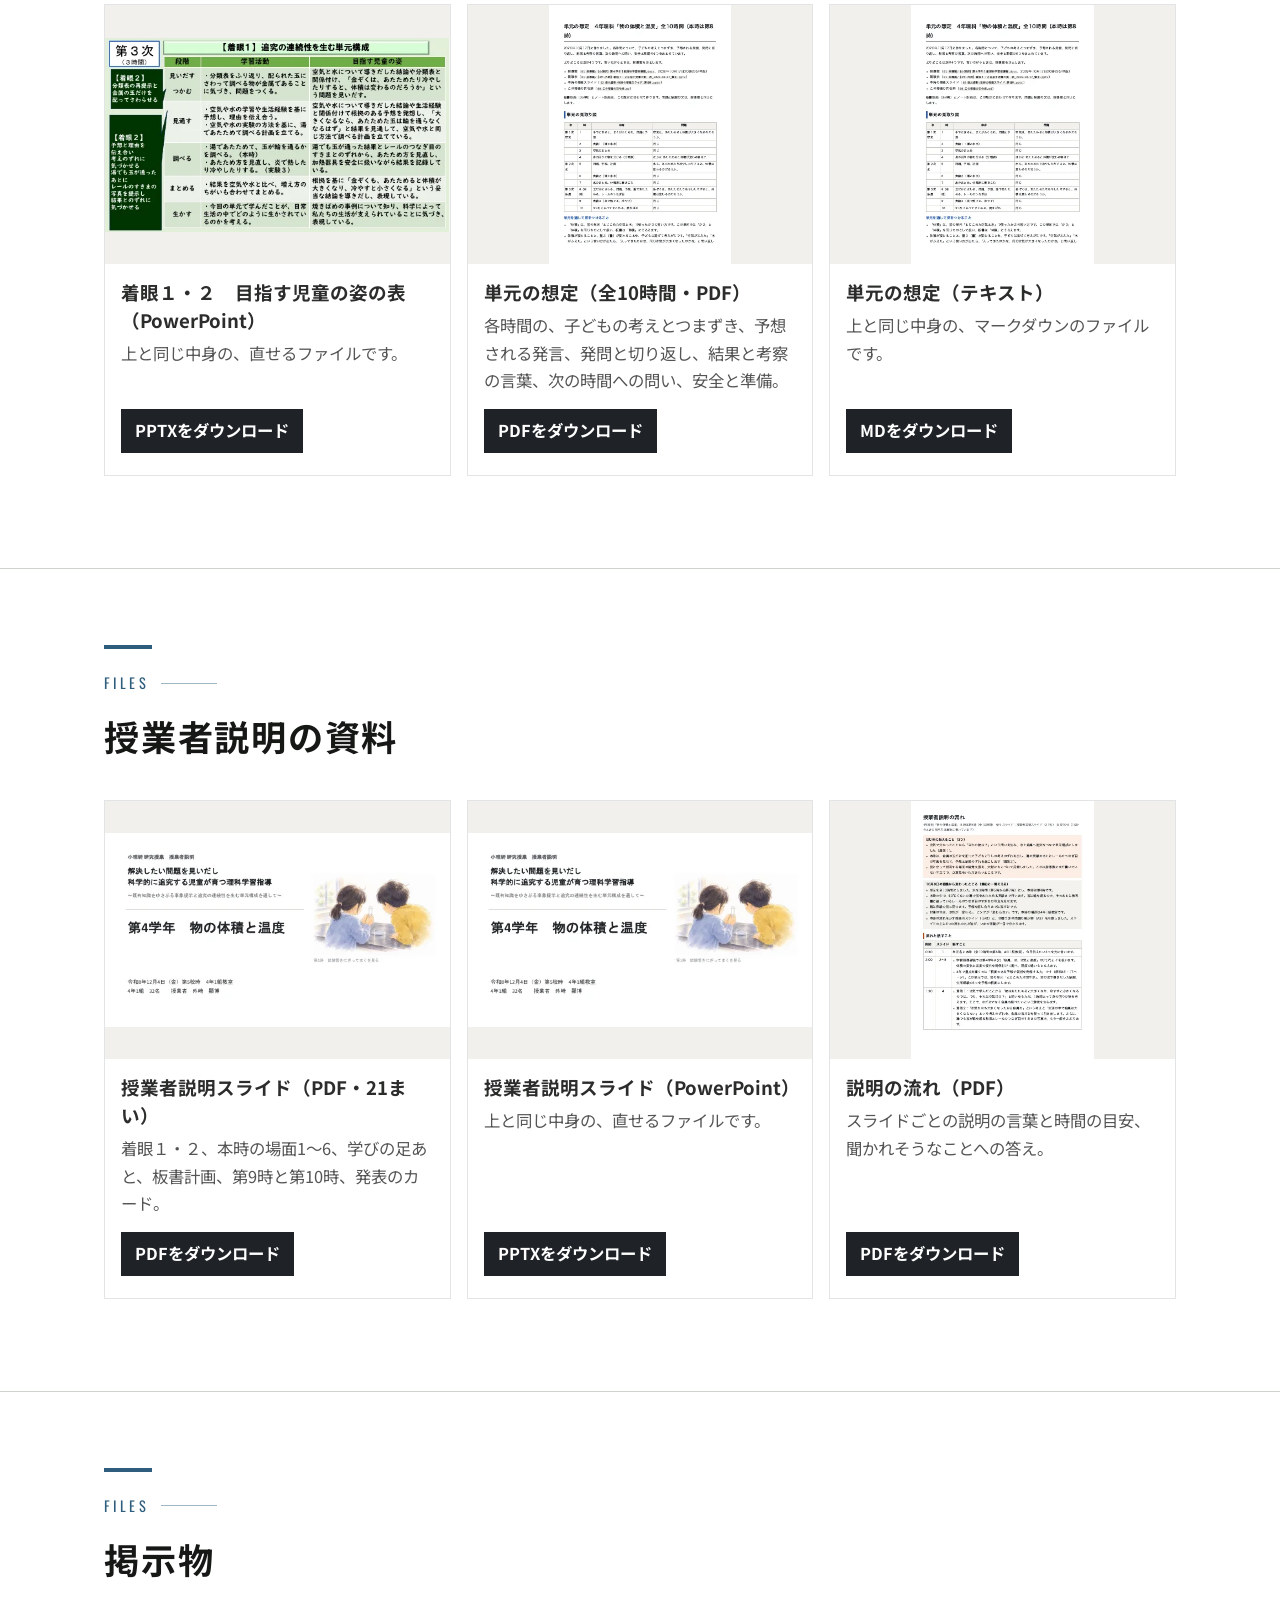
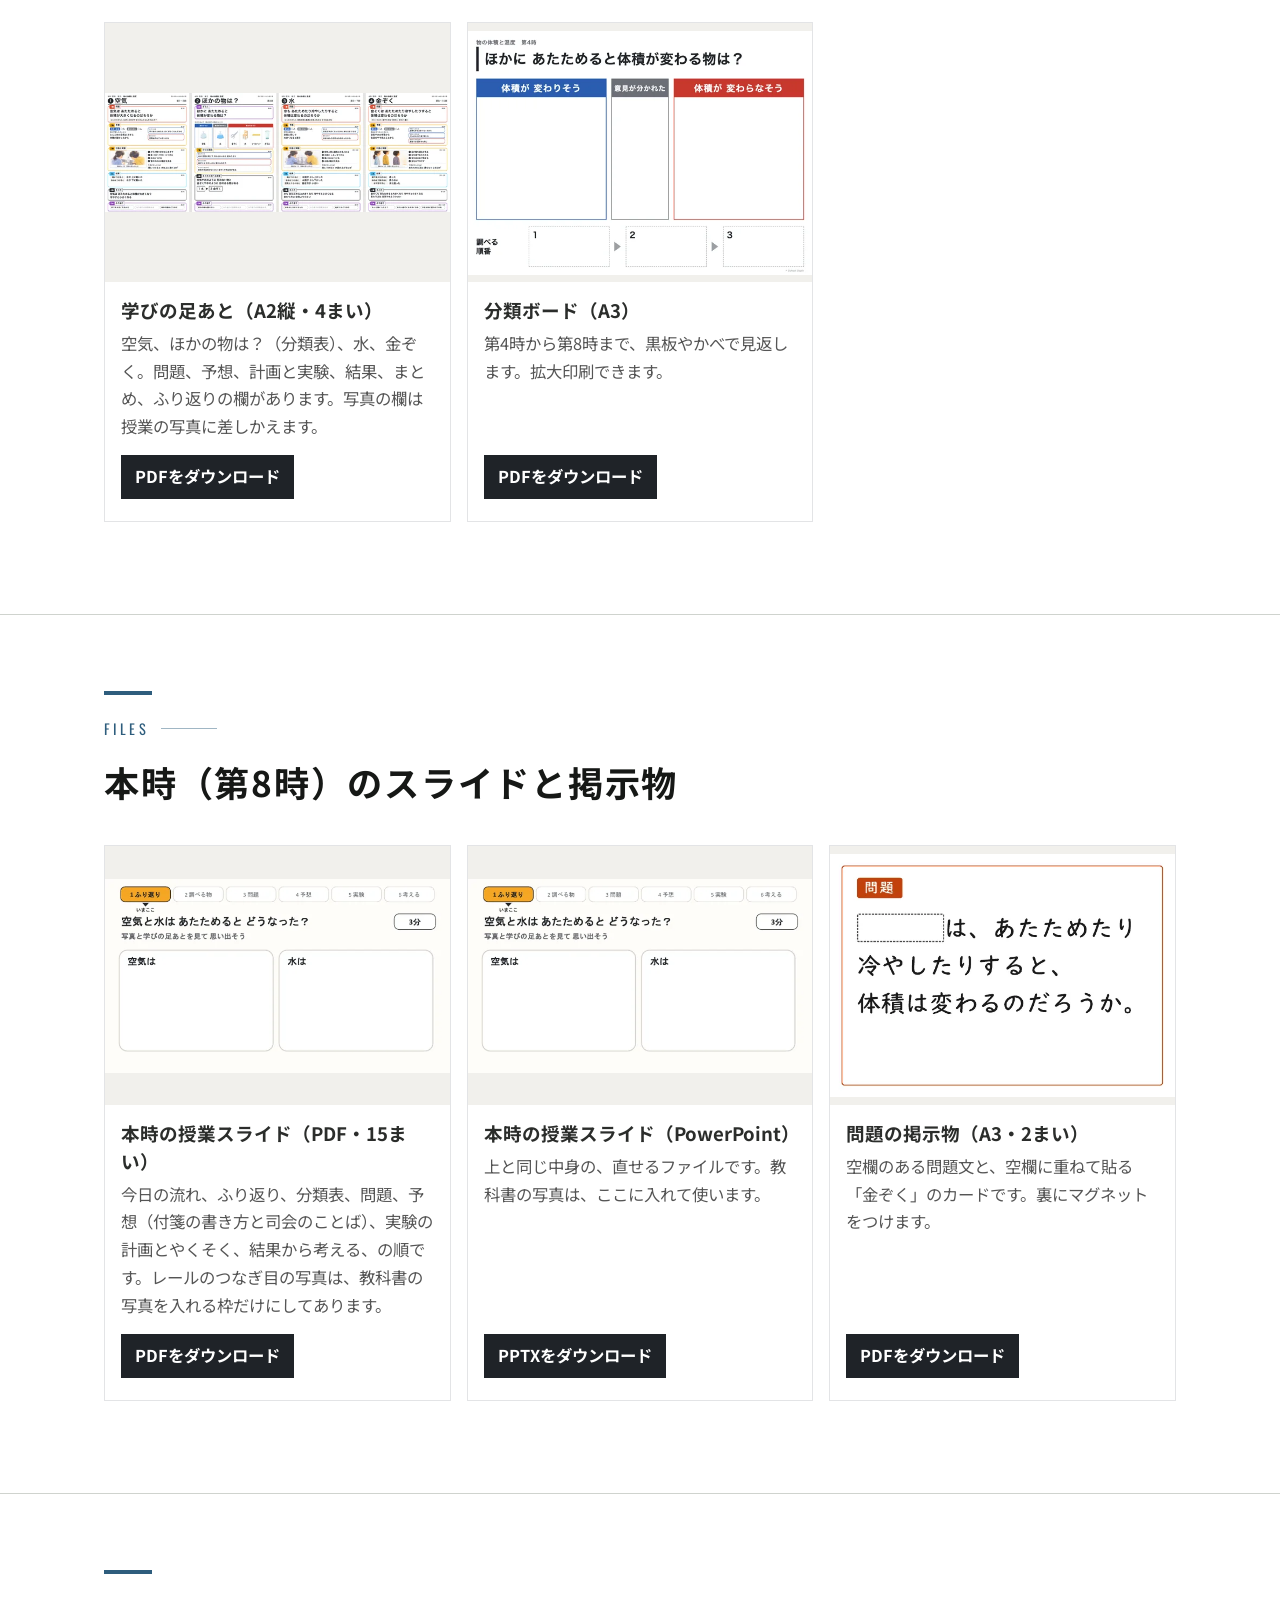
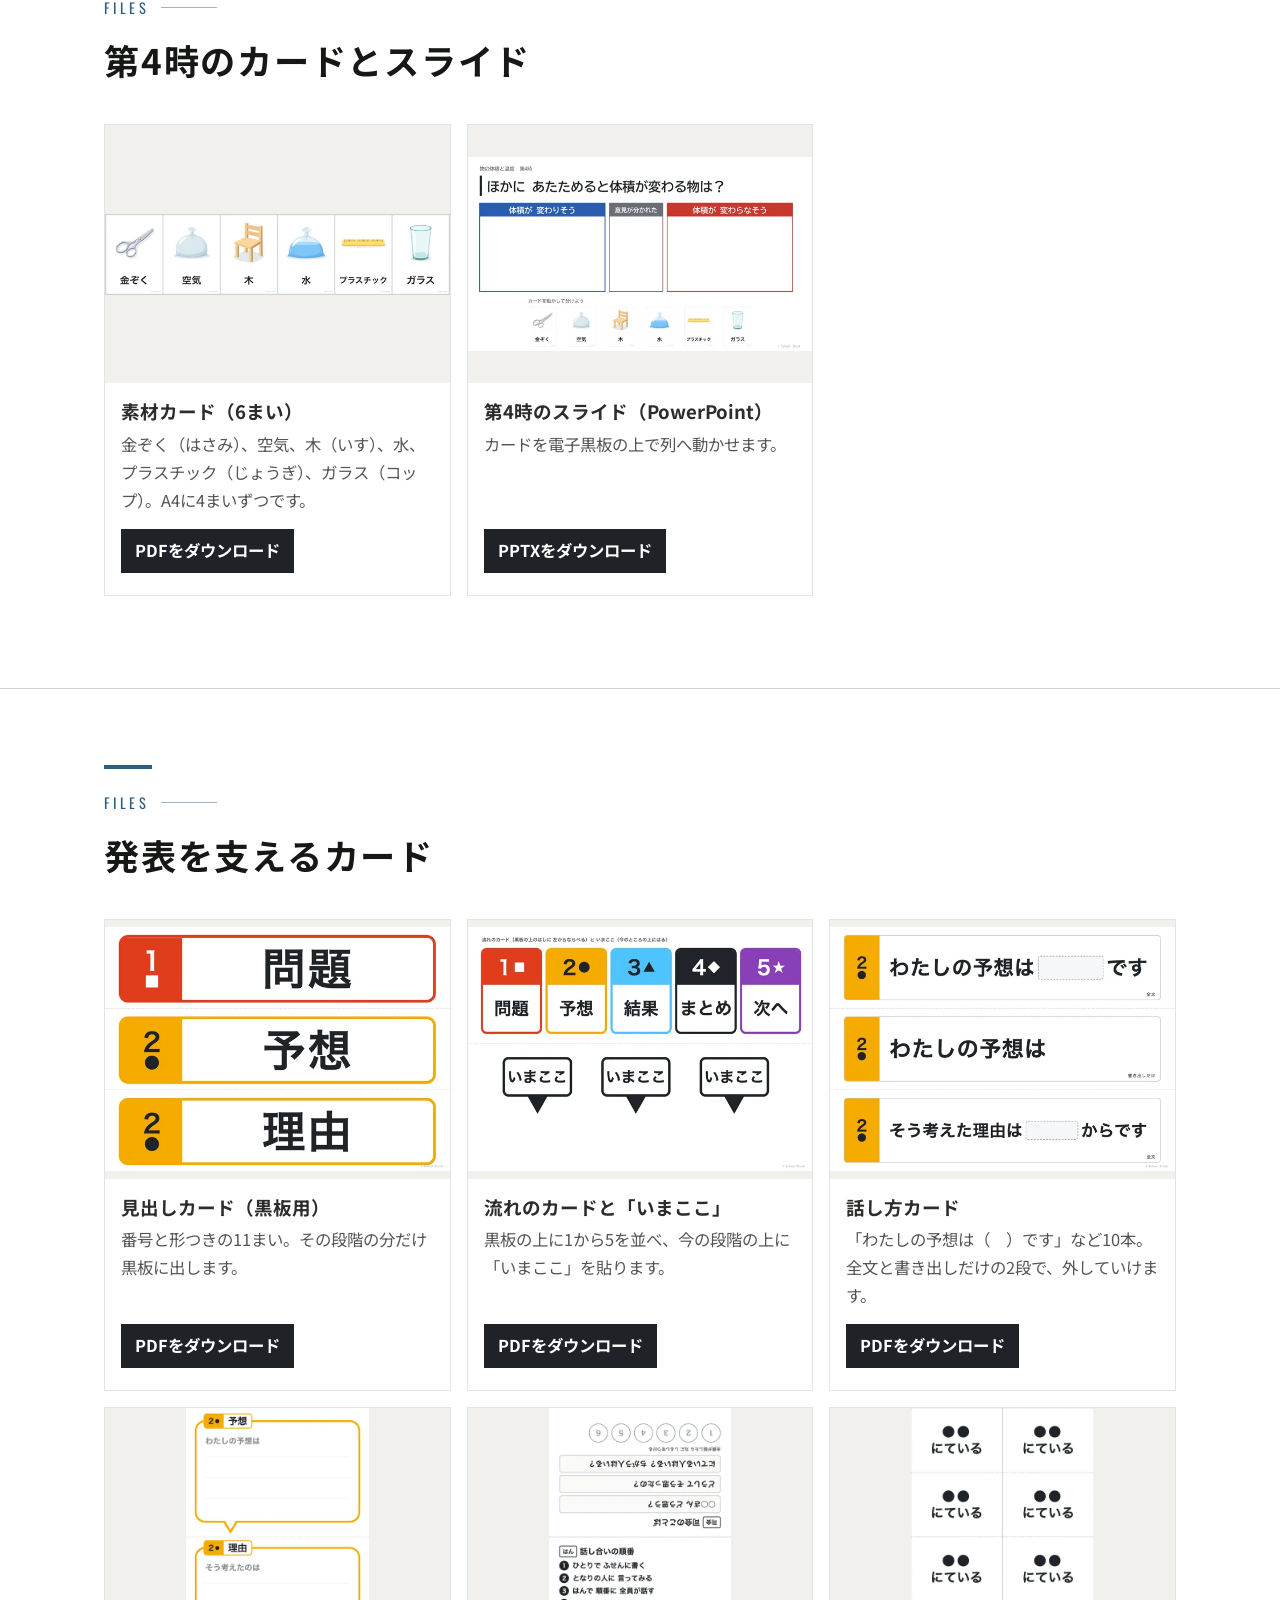
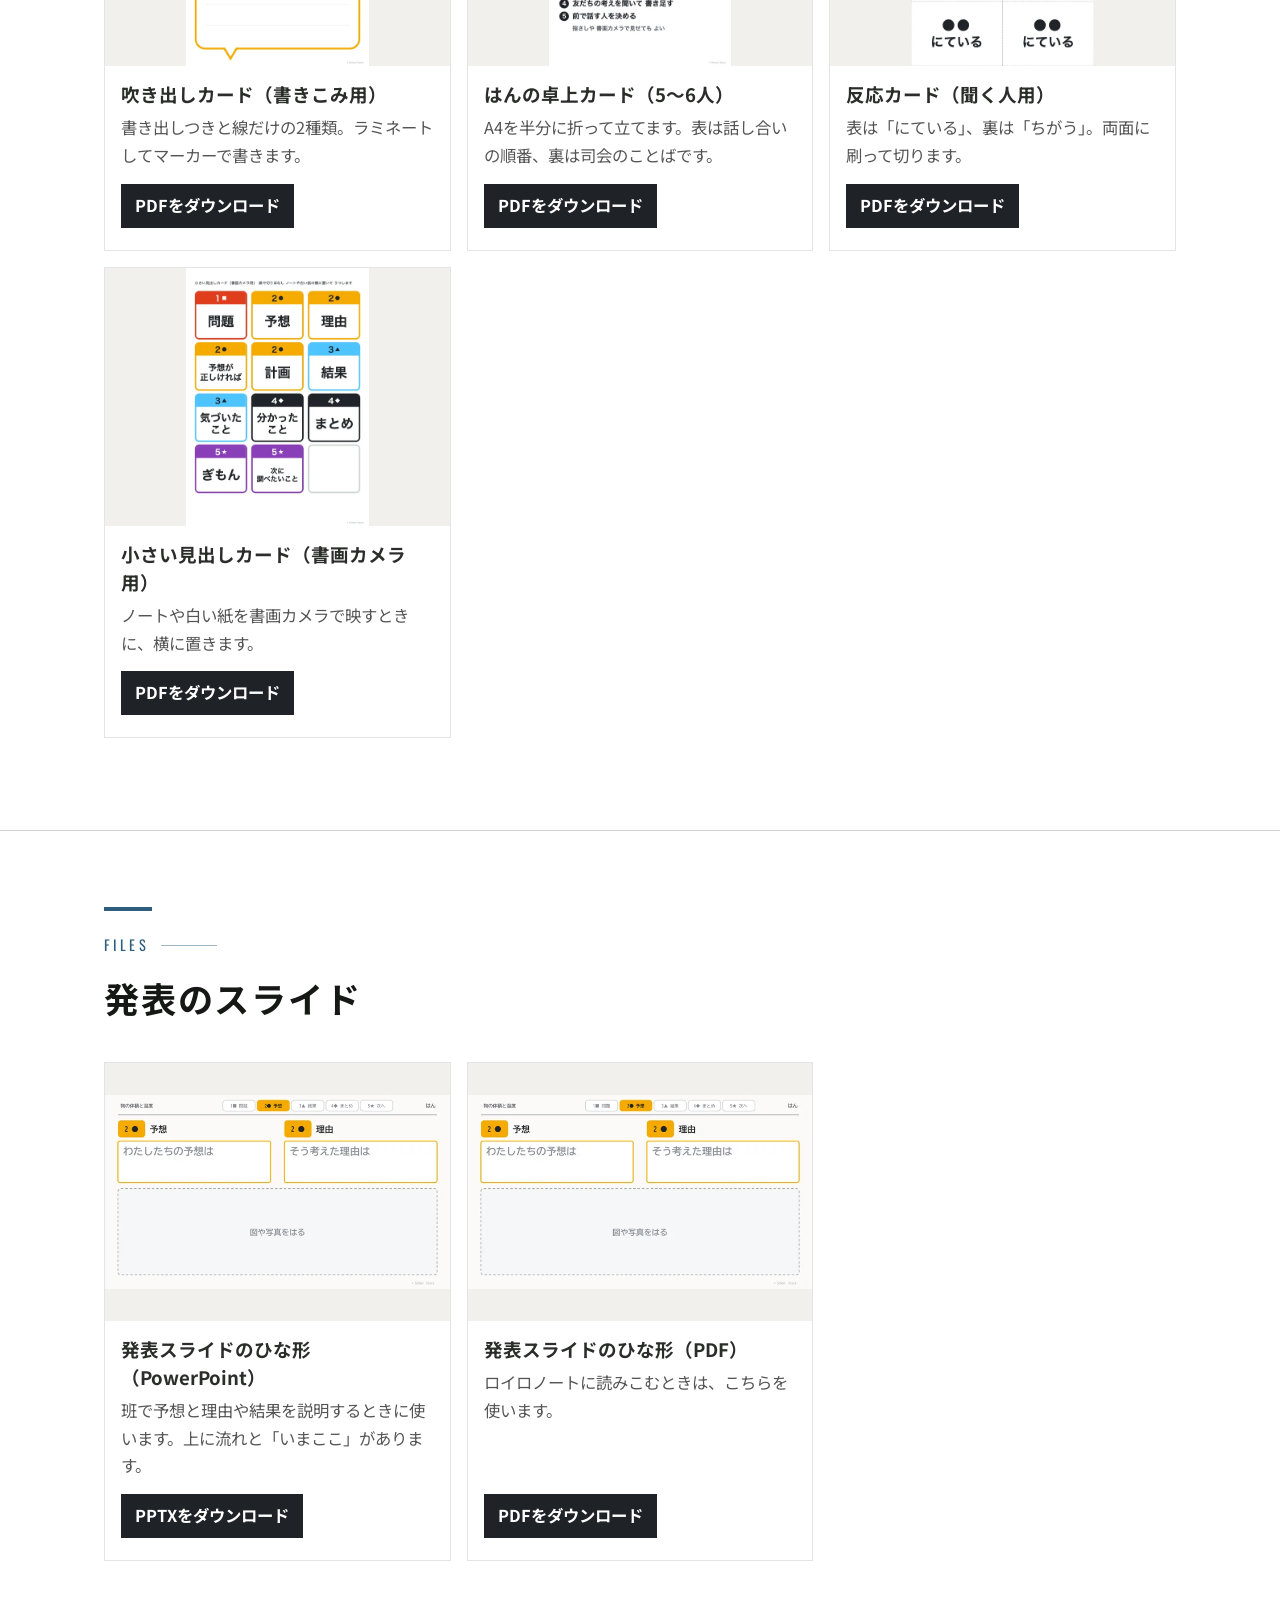
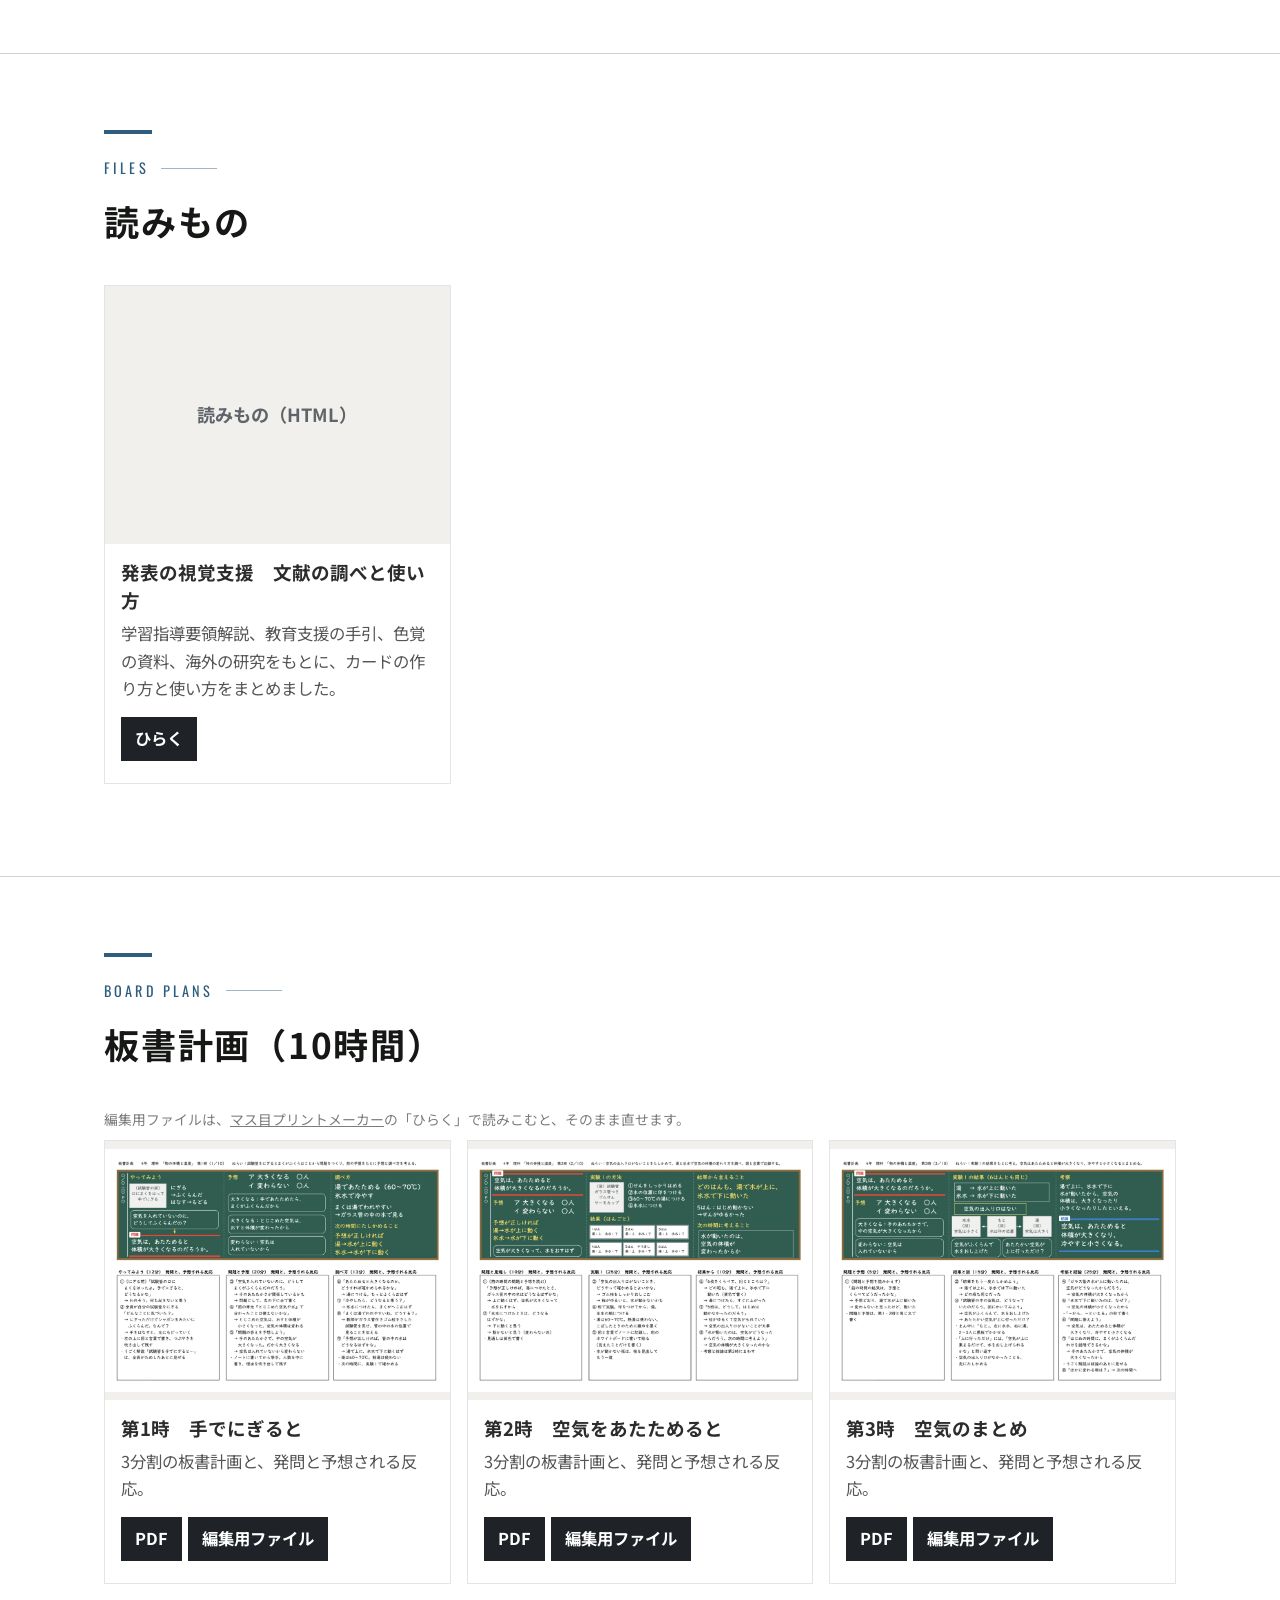
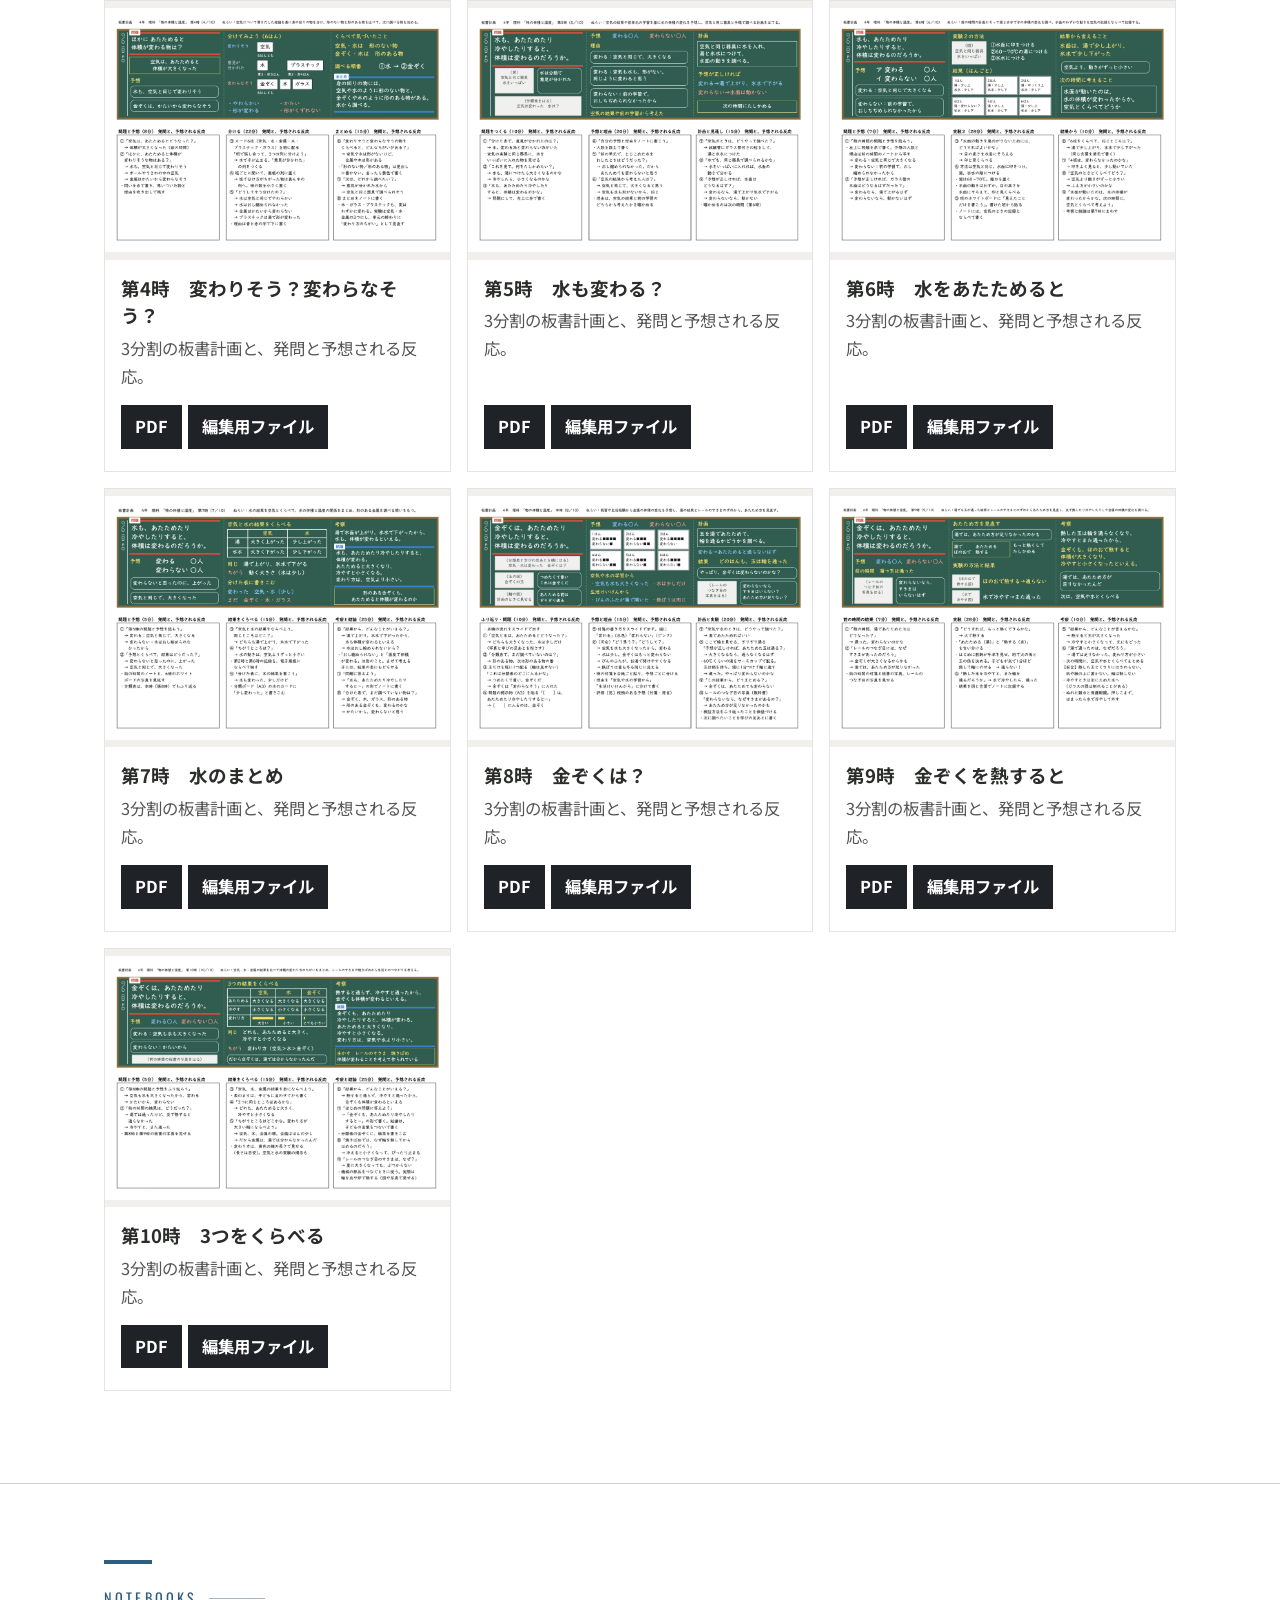
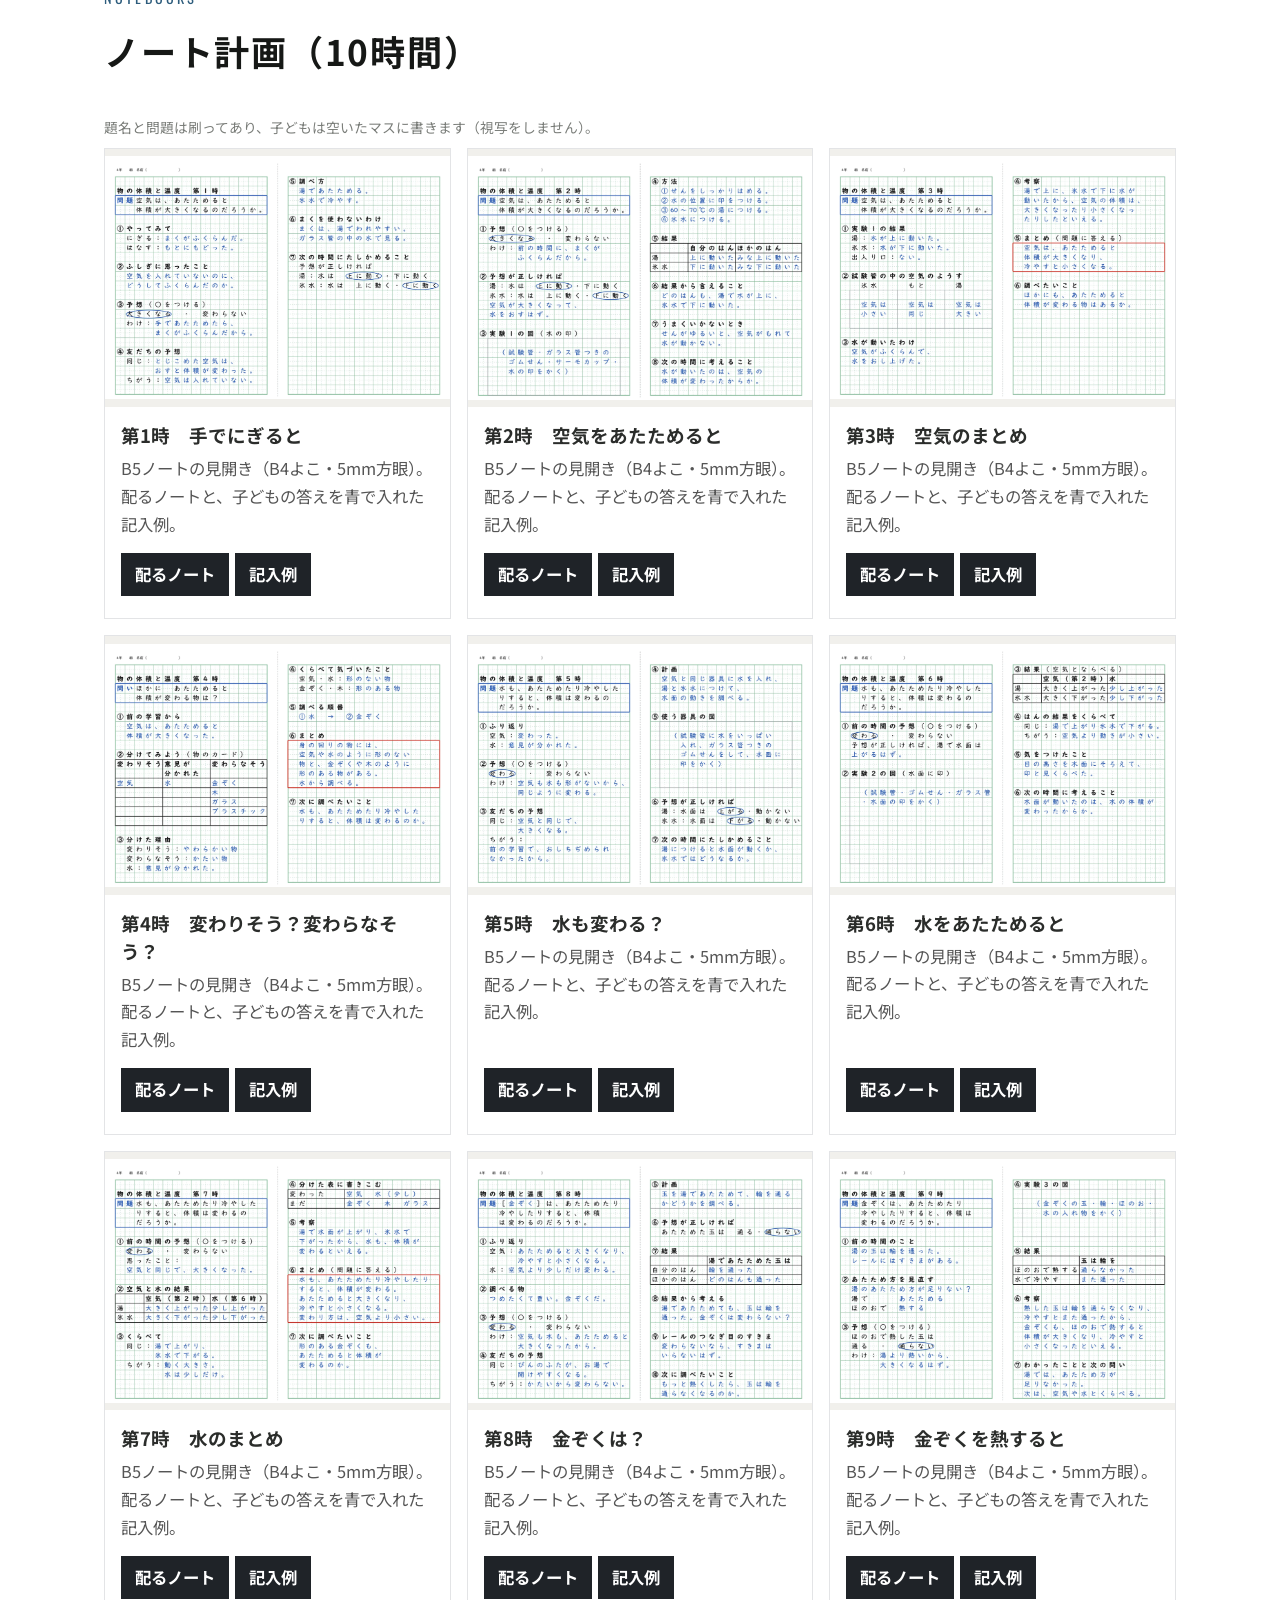
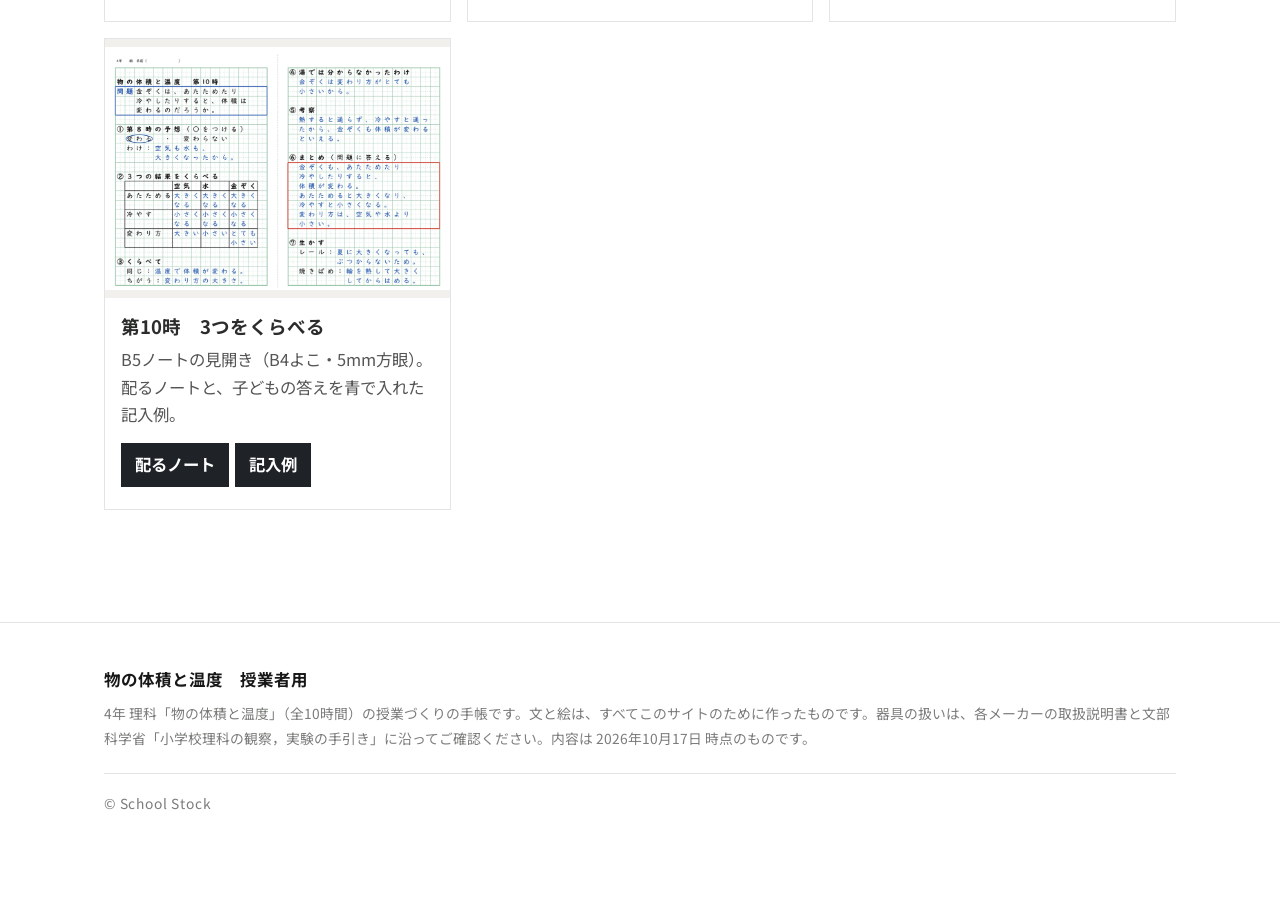
<file: shiryo.html>
<!DOCTYPE html>
<html lang="ja">
<head>
<meta charset="UTF-8">
<meta name="viewport" content="width=device-width, initial-scale=1.0">
<title>資料のダウンロード｜物の体積と温度 授業者用</title>
<meta name="description" content="4年理科「物の体積と温度」で使う掲示物・カード・スライド・板書計画を、まとめてダウンロードできます。">
<meta name="robots" content="noindex">
<link rel="canonical" href="https://a-tozak.github.io/taiseki-to-ondo/shiryo.html">
<meta property="og:type" content="website">
<meta property="og:locale" content="ja_JP">
<meta property="og:site_name" content="物の体積と温度　授業者用">
<meta property="og:title" content="資料のダウンロード｜物の体積と温度 授業者用">
<meta property="og:description" content="4年理科「物の体積と温度」で使う掲示物・カード・スライド・板書計画を、まとめてダウンロードできます。">
<meta property="og:url" content="https://a-tozak.github.io/taiseki-to-ondo/shiryo.html">
<meta property="og:image" content="https://a-tozak.github.io/taiseki-to-ondo/assets/og.png">
<meta name="twitter:card" content="summary_large_image">
<link rel="preconnect" href="https://fonts.googleapis.com">
<link rel="preconnect" href="https://fonts.gstatic.com" crossorigin>
<link href="https://fonts.googleapis.com/css2?family=Noto+Sans+JP:wght@400;500;700;900&family=Oswald:wght@400;500&display=swap" rel="stylesheet">
<link rel="stylesheet" href="assets/site.css?v=20261017230706">
</head>
<body>
<header class="site-header"><div class="header-inner">
<a class="brand" href="index.html"><span class="brand-main">物の体積と温度</span><small>4年 理科｜授業者用</small></a>
<div class="header-right"><a class="head-dl head-doc" href="assets/files/shidoan.pdf" target="_blank" rel="noopener">指導案</a><a class="head-dl head-doc" href="assets/files/jugyosha_slide.pdf" target="_blank" rel="noopener"><span class="dl-long">単元の概要</span><span class="dl-short">概要</span></a><a class="head-dl" href="shiryo.html"><span class="dl-long">資料のダウンロード</span><span class="dl-short">資料</span></a><button class="nav-toggle" aria-label="メニュー" aria-expanded="false">メニュー</button></div>
<nav class="gnav"><ul><li><a href="index.html">ホーム</a></li><li><a href="h01.html" class="num">1</a></li><li><a href="h02.html" class="num">2</a></li><li><a href="h03.html" class="num">3</a></li><li><a href="h04.html" class="num">4</a></li><li><a href="h05.html" class="num">5</a></li><li><a href="h06.html" class="num">6</a></li><li><a href="h07.html" class="num">7</a></li><li><a href="h08.html" class="num">8</a></li><li><a href="h09.html" class="num">9</a></li><li><a href="h10.html" class="num">10</a></li><li><a href="shiryo.html" aria-current="page">資料</a></li></ul></nav>
</div></header>
<style>
.dl-grid{display:grid;grid-template-columns:repeat(auto-fill,minmax(280px,1fr));gap:16px;margin:8px 0 8px}
.dl-card{background:#fff;border:1px solid #e3e4e6;display:flex;flex-direction:column}
.dl-card .th{background:#f1f0ec;aspect-ratio:4/3;display:flex;align-items:center;justify-content:center;overflow:hidden}
.dl-card .th img{max-width:100%;max-height:100%;object-fit:contain}
.dl-card .bd{padding:14px 16px 16px;display:flex;flex-direction:column;gap:6px;flex:1}
.dl-card h3{font-size:1.02em;margin:0;line-height:1.5}
.dl-card p{margin:0;font-size:.9em;color:#555;line-height:1.7}
.dl-card .go{margin-top:auto;padding-top:8px}
.dl-card .go a{display:inline-block;background:#1f2328;color:#fff;font-weight:700;padding:8px 14px;text-decoration:none;margin:0 6px 6px 0}
.dl-zip{background:#fff;border:2px solid #1f2328;padding:18px 20px;display:flex;flex-wrap:wrap;gap:12px 20px;align-items:center;justify-content:space-between}
.dl-zip a{background:#c2410c;color:#fff;font-weight:700;padding:12px 18px;text-decoration:none}
</style><div class="hero"><div class="hero-inner"><div class="hero-text"><p class="hero-era">4年 理科　授業者用</p><p class="eyebrow">Downloads</p><h1 class="ja-phrase">資料のダウンロード</h1><p class="lede">この単元の指導案と想定、掲示物、カード、スライド、板書計画、ノート計画です。PDFは印刷して、WordとPowerPointは学校のパソコンで開いて使えます。文と絵は、すべてこの単元のために作ったものです（学習指導要領の引用は出典を示しています）。</p></div></div></div>
<section class="block" id="zip"><div class="wrap"><div class="sec-head"><div class="sec-head-text"><p class="eyebrow">All in one</p><h2 class="ja-phrase">まとめて</h2></div></div><div class="dl-zip"><div><b>まとめてダウンロード（ZIP・27MB）</b><br>下の資料と、10時間分の板書計画（PDFと編集用ファイル）、ノート計画がすべて入っています。</div><a href="assets/files/taiseki-to-ondo_shiryo.zip" download>ZIPをダウンロード</a></div></div></section>
<section class="block" id="g0"><div class="wrap"><div class="sec-head"><div class="sec-head-text"><p class="eyebrow">Files</p><h2 class="ja-phrase">指導案と単元の想定</h2></div></div><div class="dl-grid"><div class="dl-card"><div class="th"><img src="assets/img/dl_shidoan.webp" alt="学習指導案（PDF）の見本" loading="lazy"></div><div class="bd"><h3>学習指導案（PDF）</h3><p>単元について、単元の目標、研究の着眼（着眼２）、本時の学習（第8時）。</p><p class="go"><a href="assets/files/shidoan.pdf" download>PDFをダウンロード</a></p></div></div><div class="dl-card"><div class="th"><img src="assets/img/dl_shidoan.webp" alt="学習指導案（Word）の見本" loading="lazy"></div><div class="bd"><h3>学習指導案（Word）</h3><p>上と同じ中身の、直せるファイルです。</p><p class="go"><a href="assets/files/shidoan.docx" download>DOCXをダウンロード</a></p></div></div><div class="dl-card"><div class="th"><img src="assets/img/dl_chakugan.webp" alt="着眼１・２　目指す児童の姿の表（PDF・3まい）の見本" loading="lazy"></div><div class="bd"><h3>着眼１・２　目指す児童の姿の表（PDF・3まい）</h3><p>第１次から第３次の、段階・学習活動・目指す児童の姿と、事象提示。</p><p class="go"><a href="assets/files/chakugan.pdf" download>PDFをダウンロード</a></p></div></div><div class="dl-card"><div class="th"><img src="assets/img/dl_chakugan.webp" alt="着眼１・２　目指す児童の姿の表（PowerPoint）の見本" loading="lazy"></div><div class="bd"><h3>着眼１・２　目指す児童の姿の表（PowerPoint）</h3><p>上と同じ中身の、直せるファイルです。</p><p class="go"><a href="assets/files/chakugan.pptx" download>PPTXをダウンロード</a></p></div></div><div class="dl-card"><div class="th"><img src="assets/img/dl_soutei.webp" alt="単元の想定（全10時間・PDF）の見本" loading="lazy"></div><div class="bd"><h3>単元の想定（全10時間・PDF）</h3><p>各時間の、子どもの考えとつまずき、予想される発言、発問と切り返し、結果と考察の言葉、次の時間への問い、安全と準備。</p><p class="go"><a href="assets/files/soutei.pdf" download>PDFをダウンロード</a></p></div></div><div class="dl-card"><div class="th"><img src="assets/img/dl_soutei.webp" alt="単元の想定（テキスト）の見本" loading="lazy"></div><div class="bd"><h3>単元の想定（テキスト）</h3><p>上と同じ中身の、マークダウンのファイルです。</p><p class="go"><a href="assets/files/soutei.md" download>MDをダウンロード</a></p></div></div></div></div></section>
<section class="block" id="g1"><div class="wrap"><div class="sec-head"><div class="sec-head-text"><p class="eyebrow">Files</p><h2 class="ja-phrase">授業者説明の資料</h2></div></div><div class="dl-grid"><div class="dl-card"><div class="th"><img src="assets/img/dl_jugyosha.webp" alt="授業者説明スライド（PDF・21まい）の見本" loading="lazy"></div><div class="bd"><h3>授業者説明スライド（PDF・21まい）</h3><p>着眼１・２、本時の場面1〜6、学びの足あと、板書計画、第9時と第10時、発表のカード。</p><p class="go"><a href="assets/files/jugyosha_slide.pdf" download>PDFをダウンロード</a></p></div></div><div class="dl-card"><div class="th"><img src="assets/img/dl_jugyosha.webp" alt="授業者説明スライド（PowerPoint）の見本" loading="lazy"></div><div class="bd"><h3>授業者説明スライド（PowerPoint）</h3><p>上と同じ中身の、直せるファイルです。</p><p class="go"><a href="assets/files/jugyosha_slide.pptx" download>PPTXをダウンロード</a></p></div></div><div class="dl-card"><div class="th"><img src="assets/img/dl_nagare1017.webp" alt="説明の流れ（PDF）の見本" loading="lazy"></div><div class="bd"><h3>説明の流れ（PDF）</h3><p>スライドごとの説明の言葉と時間の目安、聞かれそうなことへの答え。</p><p class="go"><a href="assets/files/setsumei_nagare.pdf" download>PDFをダウンロード</a></p></div></div></div></div></section>
<section class="block" id="g2"><div class="wrap"><div class="sec-head"><div class="sec-head-text"><p class="eyebrow">Files</p><h2 class="ja-phrase">掲示物</h2></div></div><div class="dl-grid"><div class="dl-card"><div class="th"><img src="assets/img/dl_ashiato.webp" alt="学びの足あと（A2縦・4まい）の見本" loading="lazy"></div><div class="bd"><h3>学びの足あと（A2縦・4まい）</h3><p>空気、ほかの物は？（分類表）、水、金ぞく。問題、予想、計画と実験、結果、まとめ、ふり返りの欄があります。写真の欄は授業の写真に差しかえます。</p><p class="go"><a href="assets/files/manabi_ashiato.pdf" download>PDFをダウンロード</a></p></div></div><div class="dl-card"><div class="th"><img src="assets/img/dl_board.webp" alt="分類ボード（A3）の見本" loading="lazy"></div><div class="bd"><h3>分類ボード（A3）</h3><p>第4時から第8時まで、黒板やかべで見返します。拡大印刷できます。</p><p class="go"><a href="assets/files/bunrui_board_a3.pdf" download>PDFをダウンロード</a></p></div></div></div></div></section>
<section class="block" id="g3"><div class="wrap"><div class="sec-head"><div class="sec-head-text"><p class="eyebrow">Files</p><h2 class="ja-phrase">本時（第8時）のスライドと掲示物</h2></div></div><div class="dl-grid"><div class="dl-card"><div class="th"><img src="assets/img/dl_honji_slide.webp" alt="本時の授業スライド（PDF・15まい）の見本" loading="lazy"></div><div class="bd"><h3>本時の授業スライド（PDF・15まい）</h3><p>今日の流れ、ふり返り、分類表、問題、予想（付箋の書き方と司会のことば）、実験の計画とやくそく、結果から考える、の順です。レールのつなぎ目の写真は、教科書の写真を入れる枠だけにしてあります。</p><p class="go"><a href="assets/files/honji_slide_dai8ji.pdf" download>PDFをダウンロード</a></p></div></div><div class="dl-card"><div class="th"><img src="assets/img/dl_honji_slide.webp" alt="本時の授業スライド（PowerPoint）の見本" loading="lazy"></div><div class="bd"><h3>本時の授業スライド（PowerPoint）</h3><p>上と同じ中身の、直せるファイルです。教科書の写真は、ここに入れて使います。</p><p class="go"><a href="assets/files/honji_slide_dai8ji.pptx" download>PPTXをダウンロード</a></p></div></div><div class="dl-card"><div class="th"><img src="assets/img/dl_mondai_a3.webp" alt="問題の掲示物（A3・2まい）の見本" loading="lazy"></div><div class="bd"><h3>問題の掲示物（A3・2まい）</h3><p>空欄のある問題文と、空欄に重ねて貼る「金ぞく」のカードです。裏にマグネットをつけます。</p><p class="go"><a href="assets/files/mondai_keiji_a3.pdf" download>PDFをダウンロード</a></p></div></div></div></div></section>
<section class="block" id="g4"><div class="wrap"><div class="sec-head"><div class="sec-head-text"><p class="eyebrow">Files</p><h2 class="ja-phrase">第4時のカードとスライド</h2></div></div><div class="dl-grid"><div class="dl-card"><div class="th"><img src="assets/img/dl_sozai.webp" alt="素材カード（6まい）の見本" loading="lazy"></div><div class="bd"><h3>素材カード（6まい）</h3><p>金ぞく（はさみ）、空気、木（いす）、水、プラスチック（じょうぎ）、ガラス（コップ）。A4に4まいずつです。</p><p class="go"><a href="assets/files/sozai_cards.pdf" download>PDFをダウンロード</a></p></div></div><div class="dl-card"><div class="th"><img src="assets/img/dl_slide4.webp" alt="第4時のスライド（PowerPoint）の見本" loading="lazy"></div><div class="bd"><h3>第4時のスライド（PowerPoint）</h3><p>カードを電子黒板の上で列へ動かせます。</p><p class="go"><a href="assets/files/slide_dai4ji.pptx" download>PPTXをダウンロード</a></p></div></div></div></div></section>
<section class="block" id="g5"><div class="wrap"><div class="sec-head"><div class="sec-head-text"><p class="eyebrow">Files</p><h2 class="ja-phrase">発表を支えるカード</h2></div></div><div class="dl-grid"><div class="dl-card"><div class="th"><img src="assets/img/dl_midashi.webp" alt="見出しカード（黒板用）の見本" loading="lazy"></div><div class="bd"><h3>見出しカード（黒板用）</h3><p>番号と形つきの11まい。その段階の分だけ黒板に出します。</p><p class="go"><a href="assets/files/happyo_midashi_cards.pdf" download>PDFをダウンロード</a></p></div></div><div class="dl-card"><div class="th"><img src="assets/img/dl_nagare.webp" alt="流れのカードと「いまここ」の見本" loading="lazy"></div><div class="bd"><h3>流れのカードと「いまここ」</h3><p>黒板の上に1から5を並べ、今の段階の上に「いまここ」を貼ります。</p><p class="go"><a href="assets/files/happyo_nagare_cards.pdf" download>PDFをダウンロード</a></p></div></div><div class="dl-card"><div class="th"><img src="assets/img/dl_hanashi.webp" alt="話し方カードの見本" loading="lazy"></div><div class="bd"><h3>話し方カード</h3><p>「わたしの予想は（　）です」など10本。全文と書き出しだけの2段で、外していけます。</p><p class="go"><a href="assets/files/happyo_hanashikata_cards.pdf" download>PDFをダウンロード</a></p></div></div><div class="dl-card"><div class="th"><img src="assets/img/dl_fuki.webp" alt="吹き出しカード（書きこみ用）の見本" loading="lazy"></div><div class="bd"><h3>吹き出しカード（書きこみ用）</h3><p>書き出しつきと線だけの2種類。ラミネートしてマーカーで書きます。</p><p class="go"><a href="assets/files/happyo_fukidashi_cards.pdf" download>PDFをダウンロード</a></p></div></div><div class="dl-card"><div class="th"><img src="assets/img/dl_takujo.webp" alt="はんの卓上カード（5〜6人）の見本" loading="lazy"></div><div class="bd"><h3>はんの卓上カード（5〜6人）</h3><p>A4を半分に折って立てます。表は話し合いの順番、裏は司会のことばです。</p><p class="go"><a href="assets/files/happyo_takujo_cards.pdf" download>PDFをダウンロード</a></p></div></div><div class="dl-card"><div class="th"><img src="assets/img/dl_hannou.webp" alt="反応カード（聞く人用）の見本" loading="lazy"></div><div class="bd"><h3>反応カード（聞く人用）</h3><p>表は「にている」、裏は「ちがう」。両面に刷って切ります。</p><p class="go"><a href="assets/files/happyo_hannou_cards.pdf" download>PDFをダウンロード</a></p></div></div><div class="dl-card"><div class="th"><img src="assets/img/dl_mini.webp" alt="小さい見出しカード（書画カメラ用）の見本" loading="lazy"></div><div class="bd"><h3>小さい見出しカード（書画カメラ用）</h3><p>ノートや白い紙を書画カメラで映すときに、横に置きます。</p><p class="go"><a href="assets/files/happyo_mini_cards.pdf" download>PDFをダウンロード</a></p></div></div></div></div></section>
<section class="block" id="g6"><div class="wrap"><div class="sec-head"><div class="sec-head-text"><p class="eyebrow">Files</p><h2 class="ja-phrase">発表のスライド</h2></div></div><div class="dl-grid"><div class="dl-card"><div class="th"><img src="assets/img/dl_tmpl.webp" alt="発表スライドのひな形（PowerPoint）の見本" loading="lazy"></div><div class="bd"><h3>発表スライドのひな形（PowerPoint）</h3><p>班で予想と理由や結果を説明するときに使います。上に流れと「いまここ」があります。</p><p class="go"><a href="assets/files/happyo_slide_template.pptx" download>PPTXをダウンロード</a></p></div></div><div class="dl-card"><div class="th"><img src="assets/img/dl_tmpl.webp" alt="発表スライドのひな形（PDF）の見本" loading="lazy"></div><div class="bd"><h3>発表スライドのひな形（PDF）</h3><p>ロイロノートに読みこむときは、こちらを使います。</p><p class="go"><a href="assets/files/happyo_slide_template.pdf" download>PDFをダウンロード</a></p></div></div></div></div></section>
<section class="block" id="g7"><div class="wrap"><div class="sec-head"><div class="sec-head-text"><p class="eyebrow">Files</p><h2 class="ja-phrase">読みもの</h2></div></div><div class="dl-grid"><div class="dl-card"><div class="th"><span style="font-weight:700;color:#5f646b">読みもの（HTML）</span></div><div class="bd"><h3>発表の視覚支援　文献の調べと使い方</h3><p>学習指導要領解説、教育支援の手引、色覚の資料、海外の研究をもとに、カードの作り方と使い方をまとめました。</p><p class="go"><a href="assets/files/happyo_bunken.html" target="_blank" rel="noopener">ひらく</a></p></div></div></div></div></section>
<section class="block" id="bansho"><div class="wrap"><div class="sec-head"><div class="sec-head-text"><p class="eyebrow">Board plans</p><h2 class="ja-phrase">板書計画（10時間）</h2></div></div><p class="src">編集用ファイルは、<a href="https://a-tozak.github.io/School_Stock/tools/masume-print/" target="_blank" rel="noopener">マス目プリントメーカー</a>の「ひらく」で読みこむと、そのまま直せます。</p><div class="dl-grid"><div class="dl-card"><div class="th"><img src="assets/bansho/h01a.webp" alt="第1時の板書計画" loading="lazy"></div><div class="bd"><h3>第1時　手でにぎると</h3><p>3分割の板書計画と、発問と予想される反応。</p><p class="go"><a href="assets/bansho/h01a.pdf" download>PDF</a><a href="assets/bansho/h01a.json" download>編集用ファイル</a></p></div></div><div class="dl-card"><div class="th"><img src="assets/bansho/h02a.webp" alt="第2時の板書計画" loading="lazy"></div><div class="bd"><h3>第2時　空気をあたためると</h3><p>3分割の板書計画と、発問と予想される反応。</p><p class="go"><a href="assets/bansho/h02a.pdf" download>PDF</a><a href="assets/bansho/h02a.json" download>編集用ファイル</a></p></div></div><div class="dl-card"><div class="th"><img src="assets/bansho/h03a.webp" alt="第3時の板書計画" loading="lazy"></div><div class="bd"><h3>第3時　空気のまとめ</h3><p>3分割の板書計画と、発問と予想される反応。</p><p class="go"><a href="assets/bansho/h03a.pdf" download>PDF</a><a href="assets/bansho/h03a.json" download>編集用ファイル</a></p></div></div><div class="dl-card"><div class="th"><img src="assets/bansho/h04a.webp" alt="第4時の板書計画" loading="lazy"></div><div class="bd"><h3>第4時　変わりそう？変わらなそう？</h3><p>3分割の板書計画と、発問と予想される反応。</p><p class="go"><a href="assets/bansho/h04a.pdf" download>PDF</a><a href="assets/bansho/h04a.json" download>編集用ファイル</a></p></div></div><div class="dl-card"><div class="th"><img src="assets/bansho/h05a.webp" alt="第5時の板書計画" loading="lazy"></div><div class="bd"><h3>第5時　水も変わる？</h3><p>3分割の板書計画と、発問と予想される反応。</p><p class="go"><a href="assets/bansho/h05a.pdf" download>PDF</a><a href="assets/bansho/h05a.json" download>編集用ファイル</a></p></div></div><div class="dl-card"><div class="th"><img src="assets/bansho/h06a.webp" alt="第6時の板書計画" loading="lazy"></div><div class="bd"><h3>第6時　水をあたためると</h3><p>3分割の板書計画と、発問と予想される反応。</p><p class="go"><a href="assets/bansho/h06a.pdf" download>PDF</a><a href="assets/bansho/h06a.json" download>編集用ファイル</a></p></div></div><div class="dl-card"><div class="th"><img src="assets/bansho/h07a.webp" alt="第7時の板書計画" loading="lazy"></div><div class="bd"><h3>第7時　水のまとめ</h3><p>3分割の板書計画と、発問と予想される反応。</p><p class="go"><a href="assets/bansho/h07a.pdf" download>PDF</a><a href="assets/bansho/h07a.json" download>編集用ファイル</a></p></div></div><div class="dl-card"><div class="th"><img src="assets/bansho/h08a.webp" alt="第8時の板書計画" loading="lazy"></div><div class="bd"><h3>第8時　金ぞくは？</h3><p>3分割の板書計画と、発問と予想される反応。</p><p class="go"><a href="assets/bansho/h08a.pdf" download>PDF</a><a href="assets/bansho/h08a.json" download>編集用ファイル</a></p></div></div><div class="dl-card"><div class="th"><img src="assets/bansho/h09a.webp" alt="第9時の板書計画" loading="lazy"></div><div class="bd"><h3>第9時　金ぞくを熱すると</h3><p>3分割の板書計画と、発問と予想される反応。</p><p class="go"><a href="assets/bansho/h09a.pdf" download>PDF</a><a href="assets/bansho/h09a.json" download>編集用ファイル</a></p></div></div><div class="dl-card"><div class="th"><img src="assets/bansho/h10a.webp" alt="第10時の板書計画" loading="lazy"></div><div class="bd"><h3>第10時　3つをくらべる</h3><p>3分割の板書計画と、発問と予想される反応。</p><p class="go"><a href="assets/bansho/h10a.pdf" download>PDF</a><a href="assets/bansho/h10a.json" download>編集用ファイル</a></p></div></div></div></div></section>
<section class="block" id="note"><div class="wrap"><div class="sec-head"><div class="sec-head-text"><p class="eyebrow">Notebooks</p><h2 class="ja-phrase">ノート計画（10時間）</h2></div></div><p class="src">題名と問題は刷ってあり、子どもは空いたマスに書きます（視写をしません）。</p><div class="dl-grid"><div class="dl-card"><div class="th"><img src="assets/note/h01_note_rei.webp" alt="第1時のノートの記入例" loading="lazy"></div><div class="bd"><h3>第1時　手でにぎると</h3><p>B5ノートの見開き（B4よこ・5mm方眼）。配るノートと、子どもの答えを青で入れた記入例。</p><p class="go"><a href="assets/note/h01_note.pdf" download>配るノート</a><a href="assets/note/h01_note_rei.pdf" download>記入例</a></p></div></div><div class="dl-card"><div class="th"><img src="assets/note/h02_note_rei.webp" alt="第2時のノートの記入例" loading="lazy"></div><div class="bd"><h3>第2時　空気をあたためると</h3><p>B5ノートの見開き（B4よこ・5mm方眼）。配るノートと、子どもの答えを青で入れた記入例。</p><p class="go"><a href="assets/note/h02_note.pdf" download>配るノート</a><a href="assets/note/h02_note_rei.pdf" download>記入例</a></p></div></div><div class="dl-card"><div class="th"><img src="assets/note/h03_note_rei.webp" alt="第3時のノートの記入例" loading="lazy"></div><div class="bd"><h3>第3時　空気のまとめ</h3><p>B5ノートの見開き（B4よこ・5mm方眼）。配るノートと、子どもの答えを青で入れた記入例。</p><p class="go"><a href="assets/note/h03_note.pdf" download>配るノート</a><a href="assets/note/h03_note_rei.pdf" download>記入例</a></p></div></div><div class="dl-card"><div class="th"><img src="assets/note/h04_note_rei.webp" alt="第4時のノートの記入例" loading="lazy"></div><div class="bd"><h3>第4時　変わりそう？変わらなそう？</h3><p>B5ノートの見開き（B4よこ・5mm方眼）。配るノートと、子どもの答えを青で入れた記入例。</p><p class="go"><a href="assets/note/h04_note.pdf" download>配るノート</a><a href="assets/note/h04_note_rei.pdf" download>記入例</a></p></div></div><div class="dl-card"><div class="th"><img src="assets/note/h05_note_rei.webp" alt="第5時のノートの記入例" loading="lazy"></div><div class="bd"><h3>第5時　水も変わる？</h3><p>B5ノートの見開き（B4よこ・5mm方眼）。配るノートと、子どもの答えを青で入れた記入例。</p><p class="go"><a href="assets/note/h05_note.pdf" download>配るノート</a><a href="assets/note/h05_note_rei.pdf" download>記入例</a></p></div></div><div class="dl-card"><div class="th"><img src="assets/note/h06_note_rei.webp" alt="第6時のノートの記入例" loading="lazy"></div><div class="bd"><h3>第6時　水をあたためると</h3><p>B5ノートの見開き（B4よこ・5mm方眼）。配るノートと、子どもの答えを青で入れた記入例。</p><p class="go"><a href="assets/note/h06_note.pdf" download>配るノート</a><a href="assets/note/h06_note_rei.pdf" download>記入例</a></p></div></div><div class="dl-card"><div class="th"><img src="assets/note/h07_note_rei.webp" alt="第7時のノートの記入例" loading="lazy"></div><div class="bd"><h3>第7時　水のまとめ</h3><p>B5ノートの見開き（B4よこ・5mm方眼）。配るノートと、子どもの答えを青で入れた記入例。</p><p class="go"><a href="assets/note/h07_note.pdf" download>配るノート</a><a href="assets/note/h07_note_rei.pdf" download>記入例</a></p></div></div><div class="dl-card"><div class="th"><img src="assets/note/h08_note_rei.webp" alt="第8時のノートの記入例" loading="lazy"></div><div class="bd"><h3>第8時　金ぞくは？</h3><p>B5ノートの見開き（B4よこ・5mm方眼）。配るノートと、子どもの答えを青で入れた記入例。</p><p class="go"><a href="assets/note/h08_note.pdf" download>配るノート</a><a href="assets/note/h08_note_rei.pdf" download>記入例</a></p></div></div><div class="dl-card"><div class="th"><img src="assets/note/h09_note_rei.webp" alt="第9時のノートの記入例" loading="lazy"></div><div class="bd"><h3>第9時　金ぞくを熱すると</h3><p>B5ノートの見開き（B4よこ・5mm方眼）。配るノートと、子どもの答えを青で入れた記入例。</p><p class="go"><a href="assets/note/h09_note.pdf" download>配るノート</a><a href="assets/note/h09_note_rei.pdf" download>記入例</a></p></div></div><div class="dl-card"><div class="th"><img src="assets/note/h10_note_rei.webp" alt="第10時のノートの記入例" loading="lazy"></div><div class="bd"><h3>第10時　3つをくらべる</h3><p>B5ノートの見開き（B4よこ・5mm方眼）。配るノートと、子どもの答えを青で入れた記入例。</p><p class="go"><a href="assets/note/h10_note.pdf" download>配るノート</a><a href="assets/note/h10_note_rei.pdf" download>記入例</a></p></div></div></div></div></section>
<footer class="site-footer"><div class="wrap">
<p class="f-name">物の体積と温度　授業者用</p>
<p class="f-sub">4年 理科「物の体積と温度」（全10時間）の授業づくりの手帳です。文と絵は、すべてこのサイトのために作ったものです。器具の扱いは、各メーカーの取扱説明書と文部科学省「小学校理科の観察，実験の手引き」に沿ってご確認ください。内容は 2026年10月17日 時点のものです。</p>
<p class="f-copy">© School Stock</p>
</div></footer>
<div class="proj" id="proj" hidden><button type="button" class="proj-close" aria-label="とじる">とじる</button><div class="proj-body" id="proj-body"></div></div>
<script src="assets/site.js"></script>
</body></html>
</file>
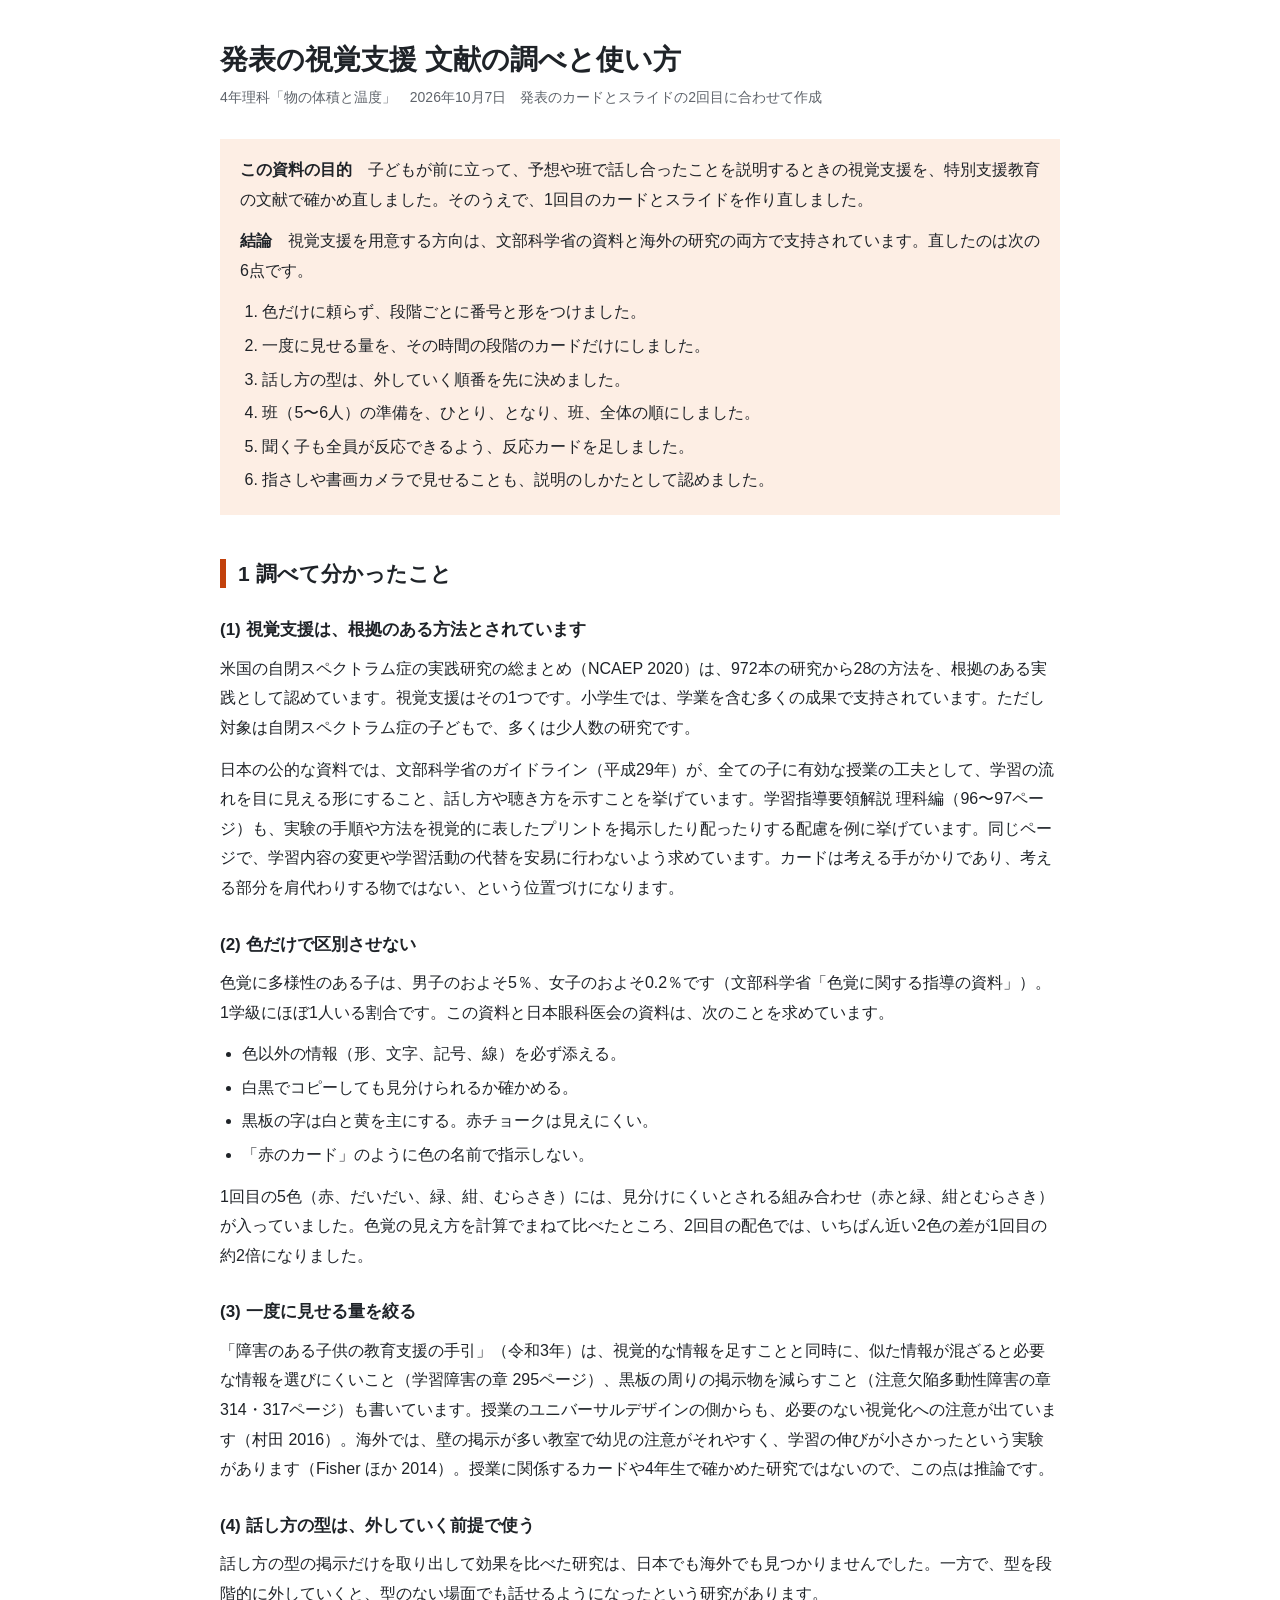
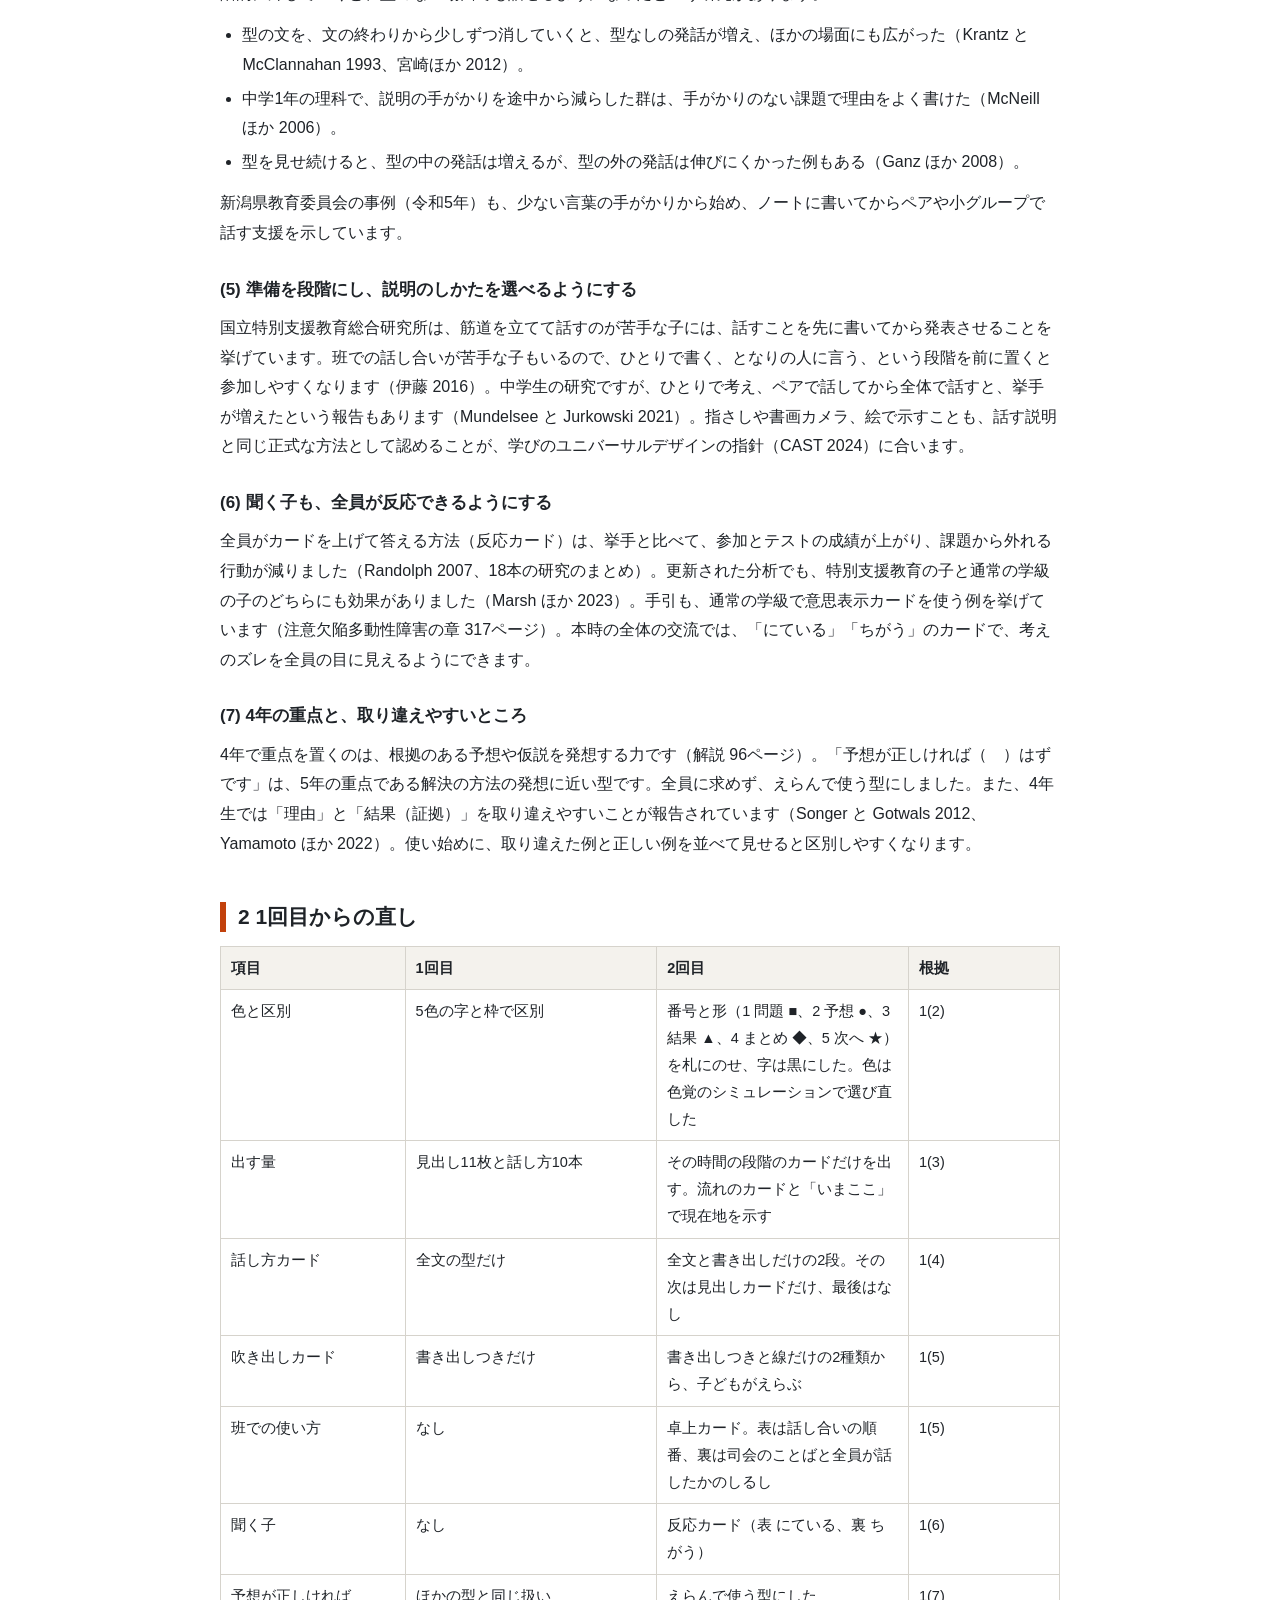
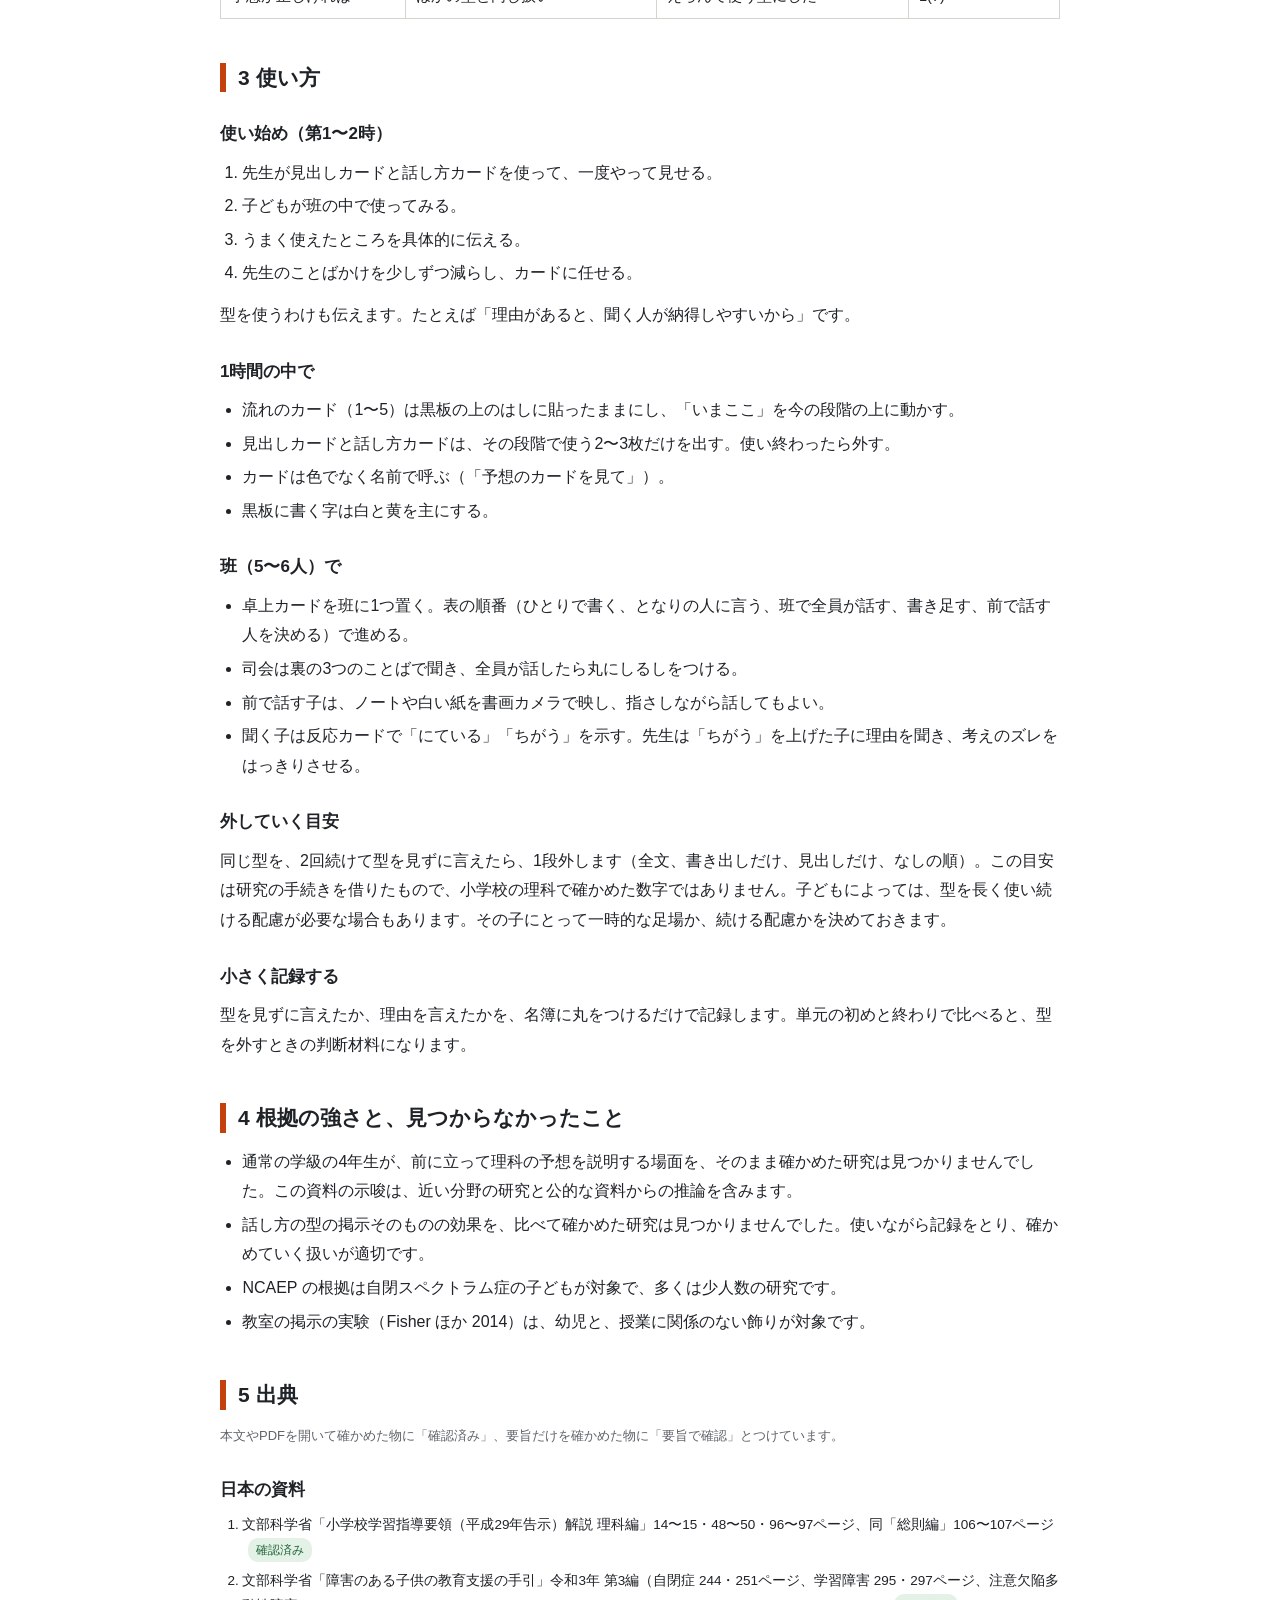
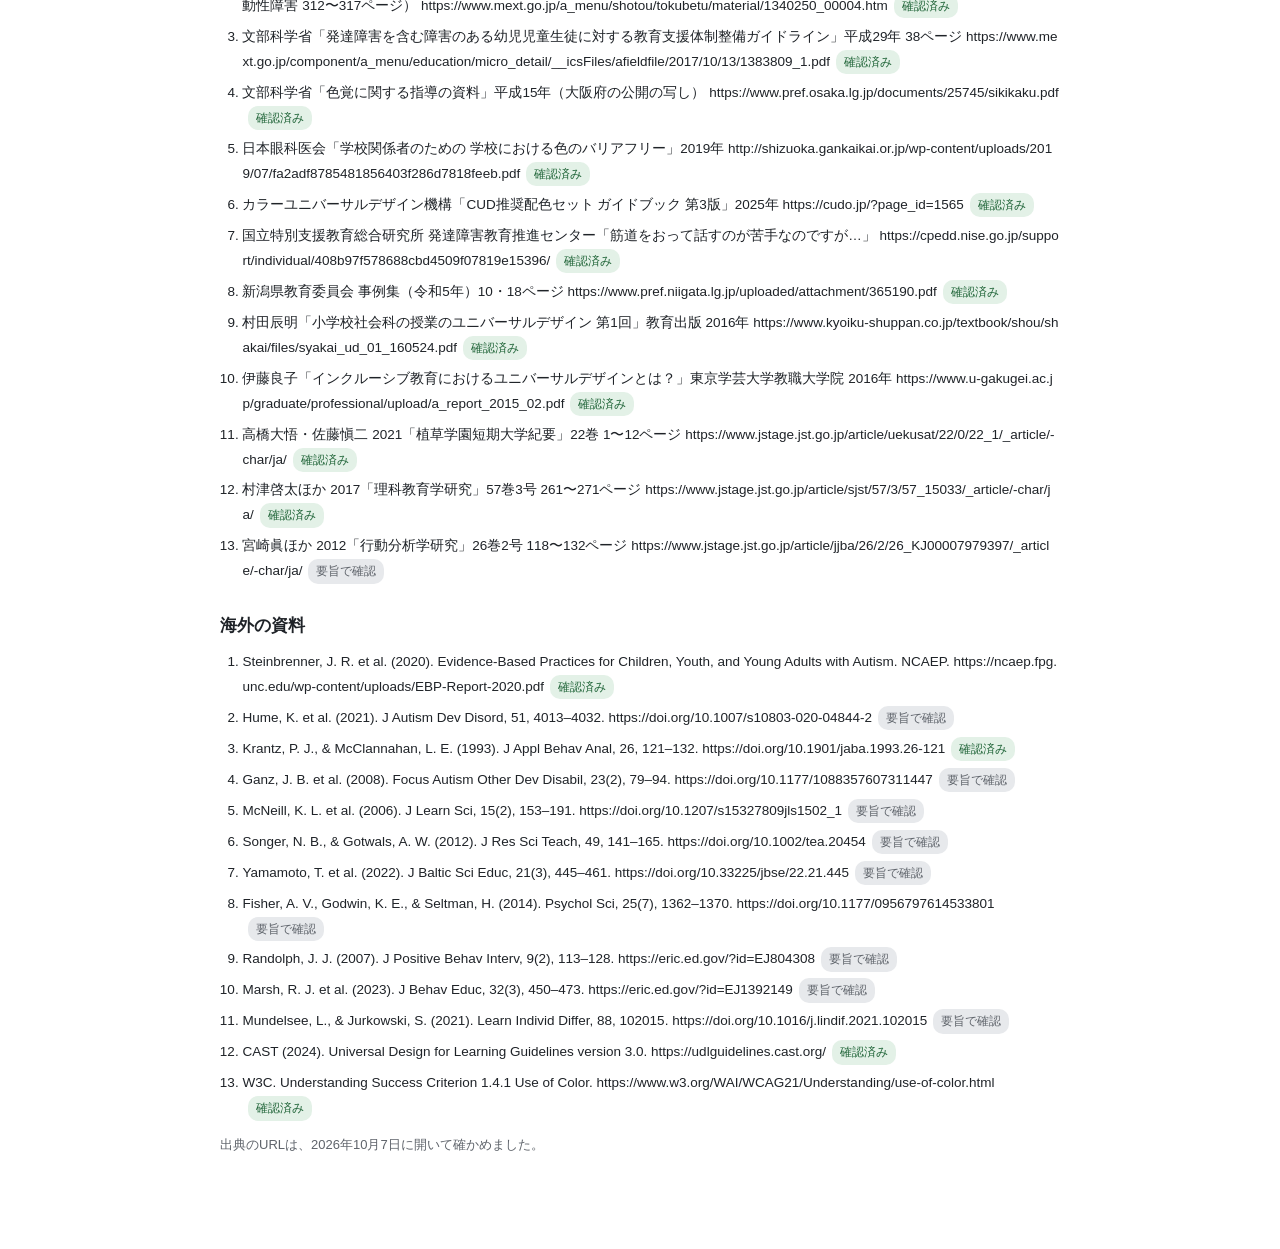
<file: assets/files/happyo_bunken.html>
<!doctype html>
<html lang="ja">
<head>
<meta charset="utf-8">
<meta name="viewport" content="width=device-width, initial-scale=1">
<title>発表の視覚支援 文献の調べと使い方</title>
<style>
:root { --ink:#1f2328; --gray:#5f646b; --line:#d6d3cc; --panel:#f4f2ed; --acc:#c2410c; --accl:#fdeee4; }
* { box-sizing:border-box; }
body { margin:0; background:#fff; color:var(--ink); font-family:"BIZ UDGothic","BIZ UDゴシック","Hiragino Sans",sans-serif; line-height:1.85; font-size:16px; }
main { max-width:880px; margin:0 auto; padding:40px 20px 80px; }
h1 { font-size:28px; line-height:1.4; margin:0 0 6px; word-break:auto-phrase; }
.sub { color:var(--gray); margin:0 0 28px; font-size:14px; }
h2 { font-size:21px; margin:44px 0 14px; padding-left:12px; border-left:6px solid var(--acc); line-height:1.4; word-break:auto-phrase; }
h3 { font-size:17px; margin:26px 0 8px; word-break:auto-phrase; }
p { margin:0 0 12px; }
.box { background:var(--panel); padding:16px 20px; margin:14px 0; }
.box.acc { background:var(--accl); }
.box p:last-child, .box ul:last-child, .box ol:last-child { margin-bottom:0; }
ul, ol { margin:0 0 12px; padding-left:1.4em; }
li { margin:4px 0; }
.src { font-size:13px; color:var(--gray); }
table { border-collapse:collapse; width:100%; margin:12px 0 18px; font-size:14.5px; }
th, td { border:1px solid var(--line); padding:8px 10px; vertical-align:top; text-align:left; }
th { background:var(--panel); }
.tag { display:inline-block; font-size:12px; padding:1px 8px; border-radius:10px; background:#e7e9ec; color:var(--gray); margin-left:6px; white-space:nowrap; }
.ok { background:#e3f1e7; color:#22663a; }
.ng { background:#f6e3e0; color:#9a2f1f; }
.refs li { font-size:13.5px; margin:6px 0; word-break:break-all; }
@media print { body { font-size:12.5px; } main { padding:0; } h2 { break-after:avoid; } table, .box { break-inside:avoid; } }
</style>
</head>
<body>
<main>
<h1>発表の視覚支援 文献の調べと使い方</h1>
<p class="sub">4年理科「物の体積と温度」　2026年10月7日　発表のカードとスライドの2回目に合わせて作成</p>

<div class="box acc">
<p><b>この資料の目的</b>　子どもが前に立って、予想や班で話し合ったことを説明するときの視覚支援を、特別支援教育の文献で確かめ直しました。そのうえで、1回目のカードとスライドを作り直しました。</p>
<p><b>結論</b>　視覚支援を用意する方向は、文部科学省の資料と海外の研究の両方で支持されています。直したのは次の6点です。</p>
<ol>
<li>色だけに頼らず、段階ごとに番号と形をつけました。</li>
<li>一度に見せる量を、その時間の段階のカードだけにしました。</li>
<li>話し方の型は、外していく順番を先に決めました。</li>
<li>班（5〜6人）の準備を、ひとり、となり、班、全体の順にしました。</li>
<li>聞く子も全員が反応できるよう、反応カードを足しました。</li>
<li>指さしや書画カメラで見せることも、説明のしかたとして認めました。</li>
</ol>
</div>

<h2>1 調べて分かったこと</h2>

<h3>(1) 視覚支援は、根拠のある方法とされています</h3>
<p>米国の自閉スペクトラム症の実践研究の総まとめ（NCAEP 2020）は、972本の研究から28の方法を、根拠のある実践として認めています。視覚支援はその1つです。小学生では、学業を含む多くの成果で支持されています。ただし対象は自閉スペクトラム症の子どもで、多くは少人数の研究です。</p>
<p>日本の公的な資料では、文部科学省のガイドライン（平成29年）が、全ての子に有効な授業の工夫として、学習の流れを目に見える形にすること、話し方や聴き方を示すことを挙げています。学習指導要領解説 理科編（96〜97ページ）も、実験の手順や方法を視覚的に表したプリントを掲示したり配ったりする配慮を例に挙げています。同じページで、学習内容の変更や学習活動の代替を安易に行わないよう求めています。カードは考える手がかりであり、考える部分を肩代わりする物ではない、という位置づけになります。</p>

<h3>(2) 色だけで区別させない</h3>
<p>色覚に多様性のある子は、男子のおよそ5％、女子のおよそ0.2％です（文部科学省「色覚に関する指導の資料」）。1学級にほぼ1人いる割合です。この資料と日本眼科医会の資料は、次のことを求めています。</p>
<ul>
<li>色以外の情報（形、文字、記号、線）を必ず添える。</li>
<li>白黒でコピーしても見分けられるか確かめる。</li>
<li>黒板の字は白と黄を主にする。赤チョークは見えにくい。</li>
<li>「赤のカード」のように色の名前で指示しない。</li>
</ul>
<p>1回目の5色（赤、だいだい、緑、紺、むらさき）には、見分けにくいとされる組み合わせ（赤と緑、紺とむらさき）が入っていました。色覚の見え方を計算でまねて比べたところ、2回目の配色では、いちばん近い2色の差が1回目の約2倍になりました。</p>

<h3>(3) 一度に見せる量を絞る</h3>
<p>「障害のある子供の教育支援の手引」（令和3年）は、視覚的な情報を足すことと同時に、似た情報が混ざると必要な情報を選びにくいこと（学習障害の章 295ページ）、黒板の周りの掲示物を減らすこと（注意欠陥多動性障害の章 314・317ページ）も書いています。授業のユニバーサルデザインの側からも、必要のない視覚化への注意が出ています（村田 2016）。海外では、壁の掲示が多い教室で幼児の注意がそれやすく、学習の伸びが小さかったという実験があります（Fisher ほか 2014）。授業に関係するカードや4年生で確かめた研究ではないので、この点は推論です。</p>

<h3>(4) 話し方の型は、外していく前提で使う</h3>
<p>話し方の型の掲示だけを取り出して効果を比べた研究は、日本でも海外でも見つかりませんでした。一方で、型を段階的に外していくと、型のない場面でも話せるようになったという研究があります。</p>
<ul>
<li>型の文を、文の終わりから少しずつ消していくと、型なしの発話が増え、ほかの場面にも広がった（Krantz と McClannahan 1993、宮崎ほか 2012）。</li>
<li>中学1年の理科で、説明の手がかりを途中から減らした群は、手がかりのない課題で理由をよく書けた（McNeill ほか 2006）。</li>
<li>型を見せ続けると、型の中の発話は増えるが、型の外の発話は伸びにくかった例もある（Ganz ほか 2008）。</li>
</ul>
<p>新潟県教育委員会の事例（令和5年）も、少ない言葉の手がかりから始め、ノートに書いてからペアや小グループで話す支援を示しています。</p>

<h3>(5) 準備を段階にし、説明のしかたを選べるようにする</h3>
<p>国立特別支援教育総合研究所は、筋道を立てて話すのが苦手な子には、話すことを先に書いてから発表させることを挙げています。班での話し合いが苦手な子もいるので、ひとりで書く、となりの人に言う、という段階を前に置くと参加しやすくなります（伊藤 2016）。中学生の研究ですが、ひとりで考え、ペアで話してから全体で話すと、挙手が増えたという報告もあります（Mundelsee と Jurkowski 2021）。指さしや書画カメラ、絵で示すことも、話す説明と同じ正式な方法として認めることが、学びのユニバーサルデザインの指針（CAST 2024）に合います。</p>

<h3>(6) 聞く子も、全員が反応できるようにする</h3>
<p>全員がカードを上げて答える方法（反応カード）は、挙手と比べて、参加とテストの成績が上がり、課題から外れる行動が減りました（Randolph 2007、18本の研究のまとめ）。更新された分析でも、特別支援教育の子と通常の学級の子のどちらにも効果がありました（Marsh ほか 2023）。手引も、通常の学級で意思表示カードを使う例を挙げています（注意欠陥多動性障害の章 317ページ）。本時の全体の交流では、「にている」「ちがう」のカードで、考えのズレを全員の目に見えるようにできます。</p>

<h3>(7) 4年の重点と、取り違えやすいところ</h3>
<p>4年で重点を置くのは、根拠のある予想や仮説を発想する力です（解説 96ページ）。「予想が正しければ（　）はずです」は、5年の重点である解決の方法の発想に近い型です。全員に求めず、えらんで使う型にしました。また、4年生では「理由」と「結果（証拠）」を取り違えやすいことが報告されています（Songer と Gotwals 2012、Yamamoto ほか 2022）。使い始めに、取り違えた例と正しい例を並べて見せると区別しやすくなります。</p>

<h2>2 1回目からの直し</h2>
<table>
<tr><th style="width:22%">項目</th><th style="width:30%">1回目</th><th style="width:30%">2回目</th><th>根拠</th></tr>
<tr><td>色と区別</td><td>5色の字と枠で区別</td><td>番号と形（1 問題 ■、2 予想 ●、3 結果 ▲、4 まとめ ◆、5 次へ ★）を札にのせ、字は黒にした。色は色覚のシミュレーションで選び直した</td><td>1(2)</td></tr>
<tr><td>出す量</td><td>見出し11枚と話し方10本</td><td>その時間の段階のカードだけを出す。流れのカードと「いまここ」で現在地を示す</td><td>1(3)</td></tr>
<tr><td>話し方カード</td><td>全文の型だけ</td><td>全文と書き出しだけの2段。その次は見出しカードだけ、最後はなし</td><td>1(4)</td></tr>
<tr><td>吹き出しカード</td><td>書き出しつきだけ</td><td>書き出しつきと線だけの2種類から、子どもがえらぶ</td><td>1(5)</td></tr>
<tr><td>班での使い方</td><td>なし</td><td>卓上カード。表は話し合いの順番、裏は司会のことばと全員が話したかのしるし</td><td>1(5)</td></tr>
<tr><td>聞く子</td><td>なし</td><td>反応カード（表 にている、裏 ちがう）</td><td>1(6)</td></tr>
<tr><td>予想が正しければ</td><td>ほかの型と同じ扱い</td><td>えらんで使う型にした</td><td>1(7)</td></tr>
</table>

<h2>3 使い方</h2>
<h3>使い始め（第1〜2時）</h3>
<ol>
<li>先生が見出しカードと話し方カードを使って、一度やって見せる。</li>
<li>子どもが班の中で使ってみる。</li>
<li>うまく使えたところを具体的に伝える。</li>
<li>先生のことばかけを少しずつ減らし、カードに任せる。</li>
</ol>
<p>型を使うわけも伝えます。たとえば「理由があると、聞く人が納得しやすいから」です。</p>

<h3>1時間の中で</h3>
<ul>
<li>流れのカード（1〜5）は黒板の上のはしに貼ったままにし、「いまここ」を今の段階の上に動かす。</li>
<li>見出しカードと話し方カードは、その段階で使う2〜3枚だけを出す。使い終わったら外す。</li>
<li>カードは色でなく名前で呼ぶ（「予想のカードを見て」）。</li>
<li>黒板に書く字は白と黄を主にする。</li>
</ul>

<h3>班（5〜6人）で</h3>
<ul>
<li>卓上カードを班に1つ置く。表の順番（ひとりで書く、となりの人に言う、班で全員が話す、書き足す、前で話す人を決める）で進める。</li>
<li>司会は裏の3つのことばで聞き、全員が話したら丸にしるしをつける。</li>
<li>前で話す子は、ノートや白い紙を書画カメラで映し、指さしながら話してもよい。</li>
<li>聞く子は反応カードで「にている」「ちがう」を示す。先生は「ちがう」を上げた子に理由を聞き、考えのズレをはっきりさせる。</li>
</ul>

<h3>外していく目安</h3>
<p>同じ型を、2回続けて型を見ずに言えたら、1段外します（全文、書き出しだけ、見出しだけ、なしの順）。この目安は研究の手続きを借りたもので、小学校の理科で確かめた数字ではありません。子どもによっては、型を長く使い続ける配慮が必要な場合もあります。その子にとって一時的な足場か、続ける配慮かを決めておきます。</p>

<h3>小さく記録する</h3>
<p>型を見ずに言えたか、理由を言えたかを、名簿に丸をつけるだけで記録します。単元の初めと終わりで比べると、型を外すときの判断材料になります。</p>

<h2>4 根拠の強さと、見つからなかったこと</h2>
<ul>
<li>通常の学級の4年生が、前に立って理科の予想を説明する場面を、そのまま確かめた研究は見つかりませんでした。この資料の示唆は、近い分野の研究と公的な資料からの推論を含みます。</li>
<li>話し方の型の掲示そのものの効果を、比べて確かめた研究は見つかりませんでした。使いながら記録をとり、確かめていく扱いが適切です。</li>
<li>NCAEP の根拠は自閉スペクトラム症の子どもが対象で、多くは少人数の研究です。</li>
<li>教室の掲示の実験（Fisher ほか 2014）は、幼児と、授業に関係のない飾りが対象です。</li>
</ul>

<h2>5 出典</h2>
<p class="src">本文やPDFを開いて確かめた物に「確認済み」、要旨だけを確かめた物に「要旨で確認」とつけています。</p>
<h3>日本の資料</h3>
<ol class="refs">
<li>文部科学省「小学校学習指導要領（平成29年告示）解説 理科編」14〜15・48〜50・96〜97ページ、同「総則編」106〜107ページ<span class="tag ok">確認済み</span></li>
<li>文部科学省「障害のある子供の教育支援の手引」令和3年 第3編（自閉症 244・251ページ、学習障害 295・297ページ、注意欠陥多動性障害 312〜317ページ） https://www.mext.go.jp/a_menu/shotou/tokubetu/material/1340250_00004.htm<span class="tag ok">確認済み</span></li>
<li>文部科学省「発達障害を含む障害のある幼児児童生徒に対する教育支援体制整備ガイドライン」平成29年 38ページ https://www.mext.go.jp/component/a_menu/education/micro_detail/__icsFiles/afieldfile/2017/10/13/1383809_1.pdf<span class="tag ok">確認済み</span></li>
<li>文部科学省「色覚に関する指導の資料」平成15年（大阪府の公開の写し） https://www.pref.osaka.lg.jp/documents/25745/sikikaku.pdf<span class="tag ok">確認済み</span></li>
<li>日本眼科医会「学校関係者のための 学校における色のバリアフリー」2019年 http://shizuoka.gankaikai.or.jp/wp-content/uploads/2019/07/fa2adf8785481856403f286d7818feeb.pdf<span class="tag ok">確認済み</span></li>
<li>カラーユニバーサルデザイン機構「CUD推奨配色セット ガイドブック 第3版」2025年 https://cudo.jp/?page_id=1565<span class="tag ok">確認済み</span></li>
<li>国立特別支援教育総合研究所 発達障害教育推進センター「筋道をおって話すのが苦手なのですが…」 https://cpedd.nise.go.jp/support/individual/408b97f578688cbd4509f07819e15396/<span class="tag ok">確認済み</span></li>
<li>新潟県教育委員会 事例集（令和5年）10・18ページ https://www.pref.niigata.lg.jp/uploaded/attachment/365190.pdf<span class="tag ok">確認済み</span></li>
<li>村田辰明「小学校社会科の授業のユニバーサルデザイン 第1回」教育出版 2016年 https://www.kyoiku-shuppan.co.jp/textbook/shou/shakai/files/syakai_ud_01_160524.pdf<span class="tag ok">確認済み</span></li>
<li>伊藤良子「インクルーシブ教育におけるユニバーサルデザインとは？」東京学芸大学教職大学院 2016年 https://www.u-gakugei.ac.jp/graduate/professional/upload/a_report_2015_02.pdf<span class="tag ok">確認済み</span></li>
<li>高橋大悟・佐藤愼二 2021「植草学園短期大学紀要」22巻 1〜12ページ https://www.jstage.jst.go.jp/article/uekusat/22/0/22_1/_article/-char/ja/<span class="tag ok">確認済み</span></li>
<li>村津啓太ほか 2017「理科教育学研究」57巻3号 261〜271ページ https://www.jstage.jst.go.jp/article/sjst/57/3/57_15033/_article/-char/ja/<span class="tag ok">確認済み</span></li>
<li>宮崎眞ほか 2012「行動分析学研究」26巻2号 118〜132ページ https://www.jstage.jst.go.jp/article/jjba/26/2/26_KJ00007979397/_article/-char/ja/<span class="tag">要旨で確認</span></li>
</ol>
<h3>海外の資料</h3>
<ol class="refs">
<li>Steinbrenner, J. R. et al. (2020). Evidence-Based Practices for Children, Youth, and Young Adults with Autism. NCAEP. https://ncaep.fpg.unc.edu/wp-content/uploads/EBP-Report-2020.pdf<span class="tag ok">確認済み</span></li>
<li>Hume, K. et al. (2021). J Autism Dev Disord, 51, 4013–4032. https://doi.org/10.1007/s10803-020-04844-2<span class="tag">要旨で確認</span></li>
<li>Krantz, P. J., &amp; McClannahan, L. E. (1993). J Appl Behav Anal, 26, 121–132. https://doi.org/10.1901/jaba.1993.26-121<span class="tag ok">確認済み</span></li>
<li>Ganz, J. B. et al. (2008). Focus Autism Other Dev Disabil, 23(2), 79–94. https://doi.org/10.1177/1088357607311447<span class="tag">要旨で確認</span></li>
<li>McNeill, K. L. et al. (2006). J Learn Sci, 15(2), 153–191. https://doi.org/10.1207/s15327809jls1502_1<span class="tag">要旨で確認</span></li>
<li>Songer, N. B., &amp; Gotwals, A. W. (2012). J Res Sci Teach, 49, 141–165. https://doi.org/10.1002/tea.20454<span class="tag">要旨で確認</span></li>
<li>Yamamoto, T. et al. (2022). J Baltic Sci Educ, 21(3), 445–461. https://doi.org/10.33225/jbse/22.21.445<span class="tag">要旨で確認</span></li>
<li>Fisher, A. V., Godwin, K. E., &amp; Seltman, H. (2014). Psychol Sci, 25(7), 1362–1370. https://doi.org/10.1177/0956797614533801<span class="tag">要旨で確認</span></li>
<li>Randolph, J. J. (2007). J Positive Behav Interv, 9(2), 113–128. https://eric.ed.gov/?id=EJ804308<span class="tag">要旨で確認</span></li>
<li>Marsh, R. J. et al. (2023). J Behav Educ, 32(3), 450–473. https://eric.ed.gov/?id=EJ1392149<span class="tag">要旨で確認</span></li>
<li>Mundelsee, L., &amp; Jurkowski, S. (2021). Learn Individ Differ, 88, 102015. https://doi.org/10.1016/j.lindif.2021.102015<span class="tag">要旨で確認</span></li>
<li>CAST (2024). Universal Design for Learning Guidelines version 3.0. https://udlguidelines.cast.org/<span class="tag ok">確認済み</span></li>
<li>W3C. Understanding Success Criterion 1.4.1 Use of Color. https://www.w3.org/WAI/WCAG21/Understanding/use-of-color.html<span class="tag ok">確認済み</span></li>
</ol>
<p class="src">出典のURLは、2026年10月7日に開いて確かめました。</p>
</main>
</body>
</html>
</file>
<file: assets/site.css>
/* ============================================================
   水害にそなえるまち 飯塚（4年 社会）学習サイト
   デザイン方針：研究大会サイトと同じ作り。フラット編集を土台に、
   Noto Sans JPの見出しと水彩で温かみを足す。色は3色（白い紙・墨・藍）
   文字の倍率は build.py の FONT_SCALE（本人指示：1.5倍は大きい→1.25倍）
   ============================================================ */
:root{
  --paper:#ffffff; --ink:#2b2d2b; --black:#161816;
  --line:#e2e4e2; --rule:#cfd3ce; --sub:#7a7d79;
  --accent:#2e5d7d; --accent-wash:#e7eef2;
  --font-hand:"Noto Sans JP","Hiragino Sans","BIZ UDPGothic",sans-serif;
  --font-body:"Noto Sans JP","Hiragino Sans","BIZ UDPGothic",sans-serif;
  --font-gothic:"Noto Sans JP","Hiragino Sans",sans-serif;
  --font-en:"Oswald","Arial Narrow",sans-serif;
}
*{margin:0;padding:0;box-sizing:border-box}
html{scroll-behavior:smooth}
body{font-family:var(--font-body);color:var(--ink);background:var(--paper);line-height:1.95;font-size:18.2px;-webkit-font-smoothing:antialiased;overflow-x:clip}
img{max-width:100%;display:block}
a{color:var(--accent)}
ruby rt{font-size:.48em;color:var(--sub);font-weight:400;letter-spacing:0}
.ja-phrase{word-break:auto-phrase;text-wrap:pretty}
.ja-phrase-c{word-break:auto-phrase;text-wrap:balance}
.nowrap{white-space:nowrap}
.wrap{max-width:1120px;margin:0 auto;padding:0 24px}

/* ---- 英字ラベル ---- */
.eyebrow{font-family:var(--font-en);font-size:14.3px;letter-spacing:.22em;text-transform:uppercase;color:var(--accent);display:flex;align-items:center;gap:12px}
.eyebrow::after{content:"";height:1px;width:56px;background:var(--accent);opacity:.45}
.eyebrow.ja{font-family:var(--font-body);font-weight:700;font-size:14.3px;letter-spacing:.16em;text-transform:none}

/* ---- 固定ヘッダー ---- */
.site-header{position:sticky;top:0;z-index:50;background:color-mix(in srgb,var(--paper) 92%,transparent);backdrop-filter:blur(6px);border-bottom:1px solid var(--line)}
.header-inner{max-width:1280px;margin:0 auto;padding:10px 24px;display:flex;align-items:center;gap:18px}
.brand{margin-right:auto;font-family:var(--font-hand);font-weight:700;font-size:17.6px;line-height:1.35;color:var(--black);text-decoration:none}
.brand small{display:block;font-size:12.1px;color:var(--sub);font-family:var(--font-body);letter-spacing:.06em;white-space:nowrap}
.brand-main{display:block;white-space:nowrap;overflow:hidden;text-overflow:ellipsis}
.header-right{display:flex;align-items:center;gap:10px;flex-shrink:0}
.head-dl{display:inline-flex;align-items:center;gap:7px;white-space:nowrap;font-size:14.8px;font-weight:700;text-decoration:none;color:#fff;background:var(--accent);padding:9px 17px;border-radius:3px}
.head-dl:hover{opacity:.88}
.dl-short{display:none}
.nav-toggle{display:none}
.gnav ul{display:flex;gap:2px;list-style:none;align-items:center}
.gnav a{display:block;padding:8px 9px;font-size:14.8px;color:var(--ink);text-decoration:none;border-radius:3px;white-space:nowrap}
.gnav a.num{font-family:var(--font-en);font-size:16.5px;letter-spacing:.04em;padding:4px 8px;min-width:34px;text-align:center}
.gnav a:hover{background:var(--accent-wash);color:var(--accent)}
.gnav a[aria-current="page"]{background:var(--accent);color:#fff}

/* ---- ヒーロー ---- */
.hero{position:relative;overflow:hidden;border-bottom:1px solid var(--rule)}
.hero-inner{max-width:1280px;margin:0 auto;padding:56px 24px 40px;display:grid;grid-template-columns:minmax(0,48%) minmax(0,52%);gap:32px;align-items:center}
.hero-text{position:relative;z-index:2}
.hero-era{font-size:16px;letter-spacing:.12em;color:var(--sub);margin-bottom:12px}
.hero-era b{color:var(--accent);font-weight:700}
.hero .eyebrow{margin-bottom:14px}
.hero h1{font-family:var(--font-hand);font-weight:700;color:var(--black);font-size:clamp(26.4px,3.52vw,41.8px);line-height:1.6;margin-bottom:14px;word-break:auto-phrase;text-wrap:pretty}
.hero h1 .q{display:block;font-family:var(--font-body);font-weight:700;font-size:14.3px;letter-spacing:.24em;color:var(--accent);margin-bottom:8px}
.hero .lede{font-size:17px;line-height:1.9;max-width:30em;color:var(--ink)}
.hero-day{display:inline-flex;align-items:baseline;gap:12px;margin-top:22px;font-family:var(--font-en);color:var(--accent);font-size:16.5px;letter-spacing:.1em}
.hero-day b{font-size:clamp(37.4px,4.4vw,57.2px);font-weight:500;line-height:1;letter-spacing:.02em}
.hero-day span{font-family:var(--font-body);font-size:15.4px;color:var(--ink);letter-spacing:.04em}
.hero-art{position:relative;z-index:1;min-height:280px}
.hero-art img{width:100%;height:100%;object-fit:contain}
.hero-art.photo img{object-fit:cover;aspect-ratio:4/3;border:1px solid var(--line)}
.hero-art .cap{font-size:13.8px;color:var(--sub);margin-top:8px;line-height:1.7}
.hero-en{position:absolute;right:24px;bottom:14px;z-index:2;font-family:var(--font-en);font-size:13.2px;letter-spacing:.18em;color:var(--sub);text-transform:uppercase}

/* ---- 学習問題の帯 ---- */
.theme-band{background:#fff;border-bottom:1px solid var(--rule);padding:60px 0 66px;text-align:center}
.tb-label{font-size:13.8px;letter-spacing:.34em;color:var(--accent);margin-bottom:20px;font-weight:700}
.tb-main{font-family:var(--font-gothic);font-weight:900;color:var(--black);font-size:clamp(22px,3.63vw,41.8px);line-height:1.7;letter-spacing:.01em;word-break:auto-phrase;text-wrap:balance}
.tb-main rt{font-weight:400}
.tb-sub{font-size:15.4px;color:var(--sub);margin-top:18px;line-height:1.9;word-break:auto-phrase;text-wrap:balance}

/* ---- セクション ---- */
section.block{padding:76px 0 84px;background:#fff;scroll-margin-top:64px}
section.block + section.block{border-top:1px solid var(--rule)}
.sec-head{margin-bottom:36px;display:flex;align-items:flex-end;gap:26px;justify-content:space-between}
.sec-head-text{flex:1;min-width:0}
.sec-head-text::before{content:"";display:block;width:48px;height:4px;background:var(--accent);margin-bottom:20px}
.sec-head h2{font-family:var(--font-hand);font-weight:700;color:var(--black);font-size:clamp(26.4px,3.3vw,35.2px);line-height:1.55;margin-top:12px;letter-spacing:.05em}
.sec-motif{width:150px;flex-shrink:0;margin-bottom:-6px}
.sec-motif img{width:100%;height:auto}
.sec-lead{font-size:17px;color:var(--ink);max-width:36em;margin-bottom:26px;line-height:2}
h3.sub{font-family:var(--font-hand);font-weight:700;font-size:clamp(18.7px,2.2vw,23.1px);color:var(--black);margin:40px 0 14px;line-height:1.7;display:flex;align-items:baseline;gap:12px}
h3.sub .en{font-family:var(--font-en);font-size:12.1px;letter-spacing:.18em;color:var(--accent);text-transform:uppercase}

/* ---- 写真 ---- */
.pgrid{display:grid;grid-template-columns:repeat(auto-fit,minmax(250px,1fr));gap:22px 24px}
.zgrid{display:grid;grid-template-columns:repeat(auto-fit,minmax(330px,1fr));gap:22px 24px}
figure.ph{margin:0;background:#fff;border:1px solid var(--line);padding:10px 10px 12px}
figure.ph img{width:100%;aspect-ratio:4/3;object-fit:cover}
.zgrid figure.ph img{aspect-ratio:auto;object-fit:contain;background:#fff}
figure.ph figcaption{font-size:14.8px;line-height:1.75;margin-top:10px;padding:0 2px}
figure.ph figcaption b{font-family:var(--font-hand);font-weight:700;font-size:16.5px;color:var(--black);display:block}
figure.ph figcaption .place{color:var(--ink);display:block}
figcaption .cr{display:block;font-family:var(--font-en);font-size:11.6px;letter-spacing:.12em;color:var(--sub);margin-top:4px;text-transform:uppercase}
.pair{display:grid;grid-template-columns:1fr 1fr;gap:12px;margin:0 0 22px;border:1px solid var(--line);padding:12px}
.pair figure.ph{border:none;padding:0}
.pair figure.ph figcaption b{font-size:15.4px}
.pair .place{grid-column:1/-1;font-size:14.8px;color:var(--ink);padding:4px 2px 0;border-top:1px solid var(--line);margin-top:2px}
.pair .place .cr{display:inline;margin-left:8px}
@media(max-width:560px){.pair{grid-template-columns:1fr}}

/* ---- 表 ---- */
.tbl{width:100%;margin:6px 0 0;display:block;overflow-x:auto}
.tbl table{width:100%;border-collapse:collapse;min-width:520px;font-size:16px}
.tbl th{text-align:left;font-weight:600;color:var(--black);padding:11px 10px;border-bottom:1px solid var(--rule);font-size:14.8px;letter-spacing:.06em;white-space:nowrap}
.tbl td{padding:12px 10px;border-bottom:1px solid var(--line);vertical-align:top;line-height:1.8;word-break:auto-phrase}
.tbl td:first-child{font-weight:600;color:var(--black);white-space:nowrap}
.tbl td b{font-family:var(--font-en);font-weight:500;font-size:18.7px;color:var(--accent);letter-spacing:.03em}
.src{font-size:13.8px;color:var(--sub);line-height:1.8;margin-top:10px}
.src a{color:var(--sub)}

/* ---- 最近の災害（年表） ---- */
.tl{list-style:none;margin-top:8px}
.tl li{position:relative;display:grid;grid-template-columns:190px 1fr;gap:26px;padding:0 0 26px}
.tl li::before{content:"";position:absolute;left:212px;top:10px;bottom:-4px;width:1px;background:var(--line)}
.tl li:last-child::before{display:none}
.tl li::after{content:"";position:absolute;left:208px;top:7px;width:9px;height:9px;border-radius:50%;background:#fff;border:2px solid var(--accent)}
.tl .d{font-family:var(--font-en);font-size:17px;letter-spacing:.05em;color:var(--accent);text-align:right;padding-right:34px;padding-top:2px}
.tl .b{padding-left:16px}
.tl .b b{font-family:var(--font-hand);font-weight:700;font-size:18.7px;color:var(--black)}
.tl .b p{font-size:16px;color:var(--ink);margin-top:2px}
.tl .b a{font-size:14.3px;display:inline-block;margin-top:4px}

/* ---- かんがえる ---- */
.toi-list{list-style:none;margin-top:4px}
.toi-list li{display:grid;grid-template-columns:84px 1fr;gap:16px;padding:22px 4px;border-top:1px solid var(--line)}
.toi-list li:last-child{border-bottom:1px solid var(--line)}
.toi-list .qno{font-family:var(--font-en);font-size:24.2px;color:var(--accent);letter-spacing:.04em;line-height:1.3;padding-top:2px}
.toi-list .q{font-family:var(--font-hand);font-weight:700;font-size:clamp(18.7px,2.2vw,22px);color:var(--black);line-height:1.8;word-break:auto-phrase}
.toi-list .hint{font-size:15.4px;color:var(--sub);margin-top:8px;line-height:1.85}
.toi-list .hint::before{content:"ヒント　";color:var(--accent);font-weight:700;font-size:13.2px;letter-spacing:.1em}

/* ---- しらべる（リンク） ---- */
.links{list-style:none;border-top:1px solid var(--line)}
.links li{display:grid;grid-template-columns:1fr auto;gap:4px 18px;align-items:baseline;padding:16px 4px;border-bottom:1px solid var(--line)}
.links .t{font-family:var(--font-hand);font-weight:700;font-size:18.2px;color:var(--accent);text-decoration:none;line-height:1.7}
.links .t:hover{text-decoration:underline}
.links .w{font-family:var(--font-en);font-size:12.6px;letter-spacing:.14em;color:var(--sub);white-space:nowrap}
.links p{grid-column:1/-1;font-size:15.4px;color:var(--ink);line-height:1.85;margin:0}
.links p::before{content:"ここを見る　";color:var(--accent);font-weight:700;font-size:13.2px;letter-spacing:.1em}
@media(max-width:560px){.links li{grid-template-columns:1fr}}

/* ---- ことば ---- */
.kotoba{border-top:1px solid var(--line)}
.kotoba > div{display:grid;grid-template-columns:260px 1fr;gap:14px;padding:16px 4px;border-bottom:1px solid var(--line)}
.kotoba dt{font-family:var(--font-hand);font-weight:700;font-size:19.8px;color:var(--black);line-height:1.6}
.kotoba dt rt{font-size:.5em}
.kotoba dd{font-size:16.5px;line-height:1.9}
@media(max-width:700px){.kotoba > div{grid-template-columns:1fr;gap:4px}}

/* ---- まとめ ---- */
.matome-card{border:1px solid var(--line);padding:34px 38px;background:#fff}
.matome-card .mc-label{font-family:var(--font-en);font-size:13.2px;letter-spacing:.2em;color:var(--accent);margin-bottom:12px}
.matome-card p.m{font-family:var(--font-hand);font-weight:700;font-size:clamp(19.8px,2.64vw,26.4px);line-height:1.9;color:var(--black);word-break:auto-phrase}
.nextq{margin-top:18px;border:1px dashed var(--sub);padding:20px 26px;display:grid;grid-template-columns:auto 1fr;gap:6px 22px;align-items:baseline}
.nextq .en{font-family:var(--font-en);font-size:13.2px;letter-spacing:.2em;color:var(--sub);text-transform:uppercase}
.nextq p{font-size:18.2px;font-weight:700;color:var(--black);line-height:1.8;word-break:auto-phrase}
@media(max-width:560px){.nextq{grid-template-columns:1fr}}

/* ---- 箱 ---- */
.note{margin-top:22px;padding:16px 20px;background:#fff;border:1px dashed var(--sub);font-size:16px;color:var(--sub);line-height:1.9}
.note b{color:var(--black)}
.warn{margin-top:22px;padding:18px 22px;border:1px solid var(--accent);background:var(--accent-wash);font-size:16px;line-height:1.95}
.warn h4{font-family:var(--font-hand);font-weight:700;font-size:18.2px;color:var(--accent);margin-bottom:6px}

/* ---- ボタン ---- */
.btn-main,.btn-sub{display:inline-flex;align-items:center;gap:9px;text-decoration:none;font-size:16.5px;font-weight:700;padding:12px 24px;border-radius:3px}
.btn-main{background:var(--accent);color:#fff}
.btn-sub{background:transparent;color:var(--accent);border:1px solid var(--accent)}
.btn-main:hover,.btn-sub:hover{opacity:.88}
.next-nav{display:flex;justify-content:space-between;gap:12px;flex-wrap:wrap;margin-top:44px;padding-top:26px;border-top:1px solid var(--rule)}
.next-nav a{max-width:100%}
.next-nav .lbl{font-family:var(--font-en);font-size:12.1px;letter-spacing:.2em;display:block;opacity:.8}

/* ---- 10時間の地図 ---- */
.lmap{display:grid;grid-template-columns:repeat(auto-fit,minmax(250px,1fr));gap:16px}
.lcard{background:#fff;border:1px solid var(--line);padding:22px 22px 20px;display:flex;flex-direction:column;gap:6px;text-decoration:none;color:var(--ink);min-height:150px}
.lcard:hover{border-color:var(--accent)}
.lcard .d{font-family:var(--font-en);font-size:14.3px;letter-spacing:.12em;color:var(--accent)}
.lcard .no{font-size:13.8px;font-weight:700;letter-spacing:.14em;color:var(--sub)}
.lcard h4{font-family:var(--font-hand);font-weight:700;font-size:18.2px;color:var(--black);line-height:1.7;flex:1;word-break:auto-phrase}
.lcard .en{font-family:var(--font-en);font-size:12.1px;letter-spacing:.12em;color:var(--sub);text-transform:uppercase}

/* ---- 帯（水彩＋一言） ---- */
.band{padding:30px 0 38px;background:#fff;border-top:1px solid var(--rule);border-bottom:1px solid var(--rule)}
.band-inner{max-width:1280px;margin:0 auto;padding:0 24px;display:flex;align-items:center;justify-content:center;gap:44px}
.band-inner img{width:30%;height:auto;flex-shrink:0}
.band-copy{flex:0 1 auto;min-width:0}
.band-copy .bc-label{font-family:var(--font-en);font-size:13.2px;letter-spacing:.22em;color:var(--accent);margin-bottom:12px}
.band-copy p{font-family:var(--font-hand);font-weight:700;color:var(--black);font-size:clamp(18.7px,2.31vw,26.4px);line-height:1.9;word-break:auto-phrase;text-wrap:pretty}
.band-copy .sm{font-family:var(--font-body);font-weight:400;font-size:15.4px;color:var(--sub);margin-top:10px}

/* ---- つかい方 ---- */
.steps{list-style:none;margin-top:4px}
.steps li{position:relative;display:grid;grid-template-columns:130px 1fr;gap:26px;padding:0 0 26px}
.steps li::before{content:"";position:absolute;left:152px;top:12px;bottom:-4px;width:1px;background:var(--line)}
.steps li:last-child::before{display:none}
.steps li::after{content:"";position:absolute;left:148px;top:9px;width:9px;height:9px;border-radius:50%;background:#fff;border:2px solid var(--accent)}
.steps .n{font-family:var(--font-en);font-size:17.6px;letter-spacing:.08em;color:var(--accent);text-align:right;padding-right:34px;padding-top:2px}
.steps .b{padding-left:16px}
.steps .b b{font-family:var(--font-hand);font-weight:700;font-size:19.8px;color:var(--black)}
.steps .b p{font-size:16px;color:var(--ink);margin-top:2px}

/* ---- 出典 ---- */
.srcs{list-style:none;border-top:1px solid var(--line)}
.srcs li{padding:12px 4px;border-bottom:1px solid var(--line);font-size:16px;line-height:1.85}

/* ---- フッター ---- */
.site-footer{border-top:1px solid var(--line);background:#fff;padding:40px 0 80px;margin-top:20px}
.f-art{width:88px;margin:0 0 18px}
.f-art img{width:100%;height:auto}
.site-footer .f-name{font-family:var(--font-hand);font-weight:700;font-size:16.5px;color:var(--black)}
.site-footer .f-sub{font-size:13.8px;color:var(--sub);margin-top:6px;line-height:1.8}
.site-footer .f-copy{font-size:13.8px;letter-spacing:.06em;color:var(--sub);margin-top:22px;padding-top:16px;border-top:1px solid var(--line)}

/* ---- レスポンシブ ---- */
@media(max-width:1080px){
  .hero-inner{grid-template-columns:1fr;padding-top:36px}
  .hero-art{min-height:200px;order:-1}
  .nav-toggle{display:block;appearance:none;background:none;border:1px solid var(--line);border-radius:3px;padding:6px 12px;font-size:14.3px;color:var(--ink);cursor:pointer;white-space:nowrap;flex-shrink:0;font-family:var(--font-body)}
  .brand{max-width:calc(100% - 210px);font-size:15.4px}
  .head-dl{font-size:13.8px;padding:8px 13px}
  .gnav{display:none;position:absolute;top:100%;left:0;right:0;background:var(--paper);border-bottom:1px solid var(--line)}
  .gnav.open{display:block}
  .gnav ul{flex-wrap:wrap;padding:10px 16px 14px;gap:6px}
  .gnav a{padding:9px 12px;font-size:15.4px;border:1px solid var(--line)}
  .gnav a.num{min-width:40px}
  .theme-band{padding:44px 0 48px}
  .tl li{grid-template-columns:86px 1fr}
  .tl li::before{left:104px}.tl li::after{left:100px}
  .tl .d{padding-right:24px;font-size:14.8px}
  .steps li{grid-template-columns:70px 1fr}.steps li::before{left:90px}.steps li::after{left:86px}.steps .n{padding-right:22px}
  .band-inner{flex-direction:column;gap:18px}.band-inner img{width:60%}
  .sec-motif{width:92px}
}
/* ---- テーマ型のヒーローとカード（2026-09-06 本人指示：問いを先に並べない） ---- */
.hero-mat{font-size:15.4px;color:var(--accent);font-weight:700;letter-spacing:.06em;margin:-4px 0 14px}
.lmap{grid-template-columns:repeat(auto-fit,minmax(230px,1fr));gap:18px}
.lcard{padding:0 0 18px;gap:0;min-height:0}
.lcard img{width:100%;aspect-ratio:3/2;object-fit:contain;background:#fff;border-bottom:1px solid var(--line);padding:6px}
.lcard .no{display:flex;justify-content:space-between;align-items:baseline;padding:14px 18px 0;font-size:13.8px;color:var(--sub);letter-spacing:.14em}
.lcard .no .d{font-family:var(--font-en);font-size:13.2px;letter-spacing:.12em;color:var(--accent)}
.lcard h4{font-family:var(--font-hand);font-weight:700;font-size:22px;color:var(--black);line-height:1.5;padding:4px 18px 0;flex:0 0 auto}
.lcard p{font-size:14.3px;color:var(--sub);line-height:1.7;padding:6px 18px 0}
.toi-main{border:1px solid var(--accent);background:var(--accent-wash);padding:20px 26px;margin:0 0 22px}
.toi-main .lab{display:block;font-size:13.2px;font-weight:700;letter-spacing:.24em;color:var(--accent);margin-bottom:6px}
.toi-main p{font-family:var(--font-hand);font-weight:700;font-size:clamp(20.9px,2.64vw,26.4px);color:var(--black);line-height:1.7}
/*NOSCALE*/
@media(max-width:640px){
  .hero-en{display:none}
  .dl-long{display:none}.dl-short{display:inline}
  .head-dl{padding:8px 11px;font-size:15px}
  .nav-toggle{font-size:14px;padding:7px 10px}
  .header-inner{gap:10px;padding:10px 14px}
  .brand{max-width:calc(100% - 150px);font-size:15px}
  .brand small{font-size:11px}
  .gnav a{font-size:16px}.gnav a.num{font-size:17px}
  .hero-day b{font-size:44px}
  .tbl table{min-width:640px}
  .toi-list li{grid-template-columns:44px 1fr;gap:10px}
  .toi-list .qno{font-size:27px}
  .matome-card{padding:24px 20px}
  .sec-head{align-items:flex-start;flex-direction:column-reverse;gap:10px}
}
@media print{.site-header,.next-nav,.head-dl{display:none}section.block{padding:30px 0}}

/* ---- 付箋（問い・まとめをかくす。タップではがす）---- */
.fusen-wrap{position:relative}
.fusen-wrap:not(.open) .fusen-body{visibility:hidden}
.fusen{position:absolute;inset:-6px -8px;width:auto;height:auto;border:0;cursor:pointer;
  background:#fff6c2;border-radius:2px;box-shadow:0 3px 10px rgba(0,0,0,.14),inset 0 -24px 0 rgba(0,0,0,.025);
  transform:rotate(-.6deg);display:flex;flex-direction:column;align-items:center;justify-content:center;gap:6px;
  font-family:var(--font-hand);color:#5a4a12;transition:transform .42s cubic-bezier(.4,0,.2,1),opacity .42s;z-index:2}
.fusen::before{content:"";position:absolute;top:-10px;left:50%;transform:translateX(-50%) rotate(1.5deg);width:74px;height:22px;background:rgba(210,200,160,.55)}
.fusen .fl{font-size:22px;font-weight:700;letter-spacing:.06em}
.fusen .ft{font-size:13px;color:#8a7a3a;letter-spacing:.1em}
.fusen:hover{transform:rotate(-.6deg) translateY(-2px)}
.fusen.peel{transform:rotate(8deg) translate(30%,-40%) scale(.85);opacity:0;pointer-events:none}
.toi-list li .fusen-wrap{min-height:64px}
@media(max-width:560px){.fusen .fl{font-size:18px}.fusen .ft{font-size:12px}}

#matome .fusen-wrap + .fusen-wrap{margin-top:26px}

/* ---- いまここ（段取りバー）---- */
.stepnav{position:sticky;top:60px;z-index:40;background:color-mix(in srgb,var(--paper) 94%,transparent);backdrop-filter:blur(6px);border-bottom:1px solid var(--line)}
.stepnav .wrap{display:flex;align-items:center;gap:14px;padding-top:8px;padding-bottom:8px}
.stepnav .sn-lab{font-size:12px;font-weight:700;letter-spacing:.2em;color:var(--accent);white-space:nowrap;flex-shrink:0}
.stepnav ol{list-style:none;display:flex;gap:6px;flex:1;min-width:0;overflow-x:auto;scrollbar-width:none}
.stepnav ol::-webkit-scrollbar{display:none}
.stepnav li{flex:1 0 auto}
.stepnav a{display:flex;flex-direction:column;align-items:center;gap:1px;min-width:92px;padding:6px 10px;border:1px solid var(--line);border-radius:4px;text-decoration:none;color:var(--ink);background:#fff;line-height:1.3}
.stepnav a .n{font-family:var(--font-en);font-size:12px;letter-spacing:.08em;color:var(--sub)}
.stepnav a .t{font-size:14px;font-weight:700}
.stepnav a .d{font-size:10.5px;color:var(--sub);white-space:nowrap}
.stepnav a.on{background:var(--accent);border-color:var(--accent);color:#fff}
.stepnav a.on .n,.stepnav a.on .d{color:#dfe8ee} .stepnav a.on rt{color:#dfe8ee}
@media(max-width:860px){.stepnav a{min-width:0;padding:6px 6px}.stepnav a .d{display:none}}
@media(max-width:560px){.stepnav .sn-lab{display:none}.stepnav a{padding:5px 4px}.stepnav a .t{font-size:13px}}
.now-guide{display:flex;gap:12px;align-items:baseline;background:var(--accent-wash);border-left:4px solid var(--accent);padding:12px 16px;margin:0 0 26px;font-size:15.5px;line-height:1.8}
.now-guide .ng-lab{font-size:12px;font-weight:700;letter-spacing:.18em;color:var(--accent);white-space:nowrap}
.go-next{display:inline-flex;align-items:center;gap:10px;margin-top:30px;padding:10px 18px;border:1px solid var(--accent);border-radius:3px;color:var(--accent);text-decoration:none;font-weight:700;font-size:15px}
.go-next span{font-size:12px;font-weight:400;letter-spacing:.14em;color:var(--sub)}
.go-next:hover{background:var(--accent);color:#fff}
.today-box{display:flex;flex-wrap:wrap;align-items:baseline;gap:8px 16px;border:2px solid var(--accent);padding:14px 20px;margin:0 0 26px;font-size:16px}
.today-box .tb-l{font-size:12px;font-weight:700;letter-spacing:.2em;color:var(--accent)}
.today-box a{font-weight:700;font-size:19px}
.today-box .tb-s{font-size:13px;color:var(--sub)}
.lcard.today{outline:3px solid var(--accent);outline-offset:3px}

/* ---- 資料番号（教科書と同じ、ア・イ・ウ）---- */
.sl{display:inline-block;background:var(--accent);color:#fff;font-weight:700;font-size:13px;line-height:1;padding:5px 7px;border-radius:3px;margin-right:8px;vertical-align:2px;letter-spacing:0}
h3.sub .sl{vertical-align:3px}

/* 2026-10-17 各時間のページを「板書→ノート→主眼→評価規準→活動の表→学びの足あと」に組み直した */
.head-doc{background:#fff;color:var(--accent);border:2px solid var(--accent);padding:7px 15px}
.lp-title{border-bottom:1px solid var(--rule);background:#fbfaf7}
.lp-title .wrap{padding-top:28px;padding-bottom:22px}
.lp-title .no{font-weight:700;color:#5f646b;font-size:15px;margin:0}
.lp-title h1{font-size:30px;line-height:1.4;margin:6px 0 10px}
.lp-title .q{font-size:18px;line-height:1.8;margin:0;font-weight:700}
.lp-title .q b{display:inline-block;background:#c8372d;color:#fff;font-size:13px;padding:2px 8px;border-radius:3px;margin-right:8px;vertical-align:2px}
.lp-body{font-size:17px;line-height:1.95}
.lp-body section.block{padding:40px 0}
.pimg{margin:0}
.pimg img{width:100%;height:auto;border:1px solid var(--rule);border-radius:4px;background:#fff}
.pimg figcaption{font-size:14px;color:#5f646b;margin-top:8px;line-height:1.7}
.pimg .bdl a{margin-right:14px}
.shugan{font-size:18px;line-height:2;margin:0;padding:18px 22px;background:#f6f5f1;border-left:6px solid var(--accent)}
.htable,.atable{width:100%;border-collapse:collapse;table-layout:fixed;background:#fff;font-size:16px;line-height:1.85}
.htable th,.htable td,.atable th,.atable td{border:1px solid #cfccc5;padding:10px 12px;vertical-align:top;overflow-wrap:anywhere}
.htable thead th,.atable thead th{background:#efede8;text-align:left;font-size:15px}
.htable col.k{width:11.5em}.htable col.m{width:8em}
.atable col.t{width:4.6em}
.atable td.t{text-align:center;font-weight:700;white-space:nowrap}
.atable .act{font-weight:700;margin:0}
.atable .sub{margin:2px 0 0 1em}
.atable .kid{margin:6px 0 0;padding:6px 10px;background:#f6f5f1;border-radius:6px;font-size:15px}
.atable .kid::before{content:"児童　";font-weight:700;color:#5f646b;font-size:13px}
.atable .nt{margin:0 0 6px}
.atable .hy{margin:8px 0 0;padding:8px 10px;border:2px solid #2a5db0;border-radius:4px;font-size:15px}
.atable tr.span td{background:#fff8f6;font-weight:700}
.atable tr.span td b{display:inline-block;background:#c8372d;color:#fff;font-size:13px;padding:1px 8px;border-radius:3px;margin-right:8px}
.atable tr.span.plan td b{background:#2a5db0}
.ashiato{max-width:560px}
details.more{border:1px solid var(--rule);border-radius:6px;padding:4px 18px;background:#fff}
details.more summary{cursor:pointer;font-weight:700;padding:12px 0;font-size:17px}
details.more h3{font-size:17px;margin:22px 0 8px}
.docbtns{display:grid;gap:16px;grid-template-columns:repeat(auto-fit,minmax(260px,1fr));margin:8px 0 0}
.docbtns a.big{display:block;text-decoration:none;color:inherit;border:2px solid var(--accent);border-radius:8px;padding:18px 20px;background:#fff}
.docbtns a.big b{display:block;font-size:20px;color:var(--accent)}
.docbtns a.big span{display:block;font-size:14px;color:#5f646b;line-height:1.55;margin-top:4px}
.docsub{font-size:14px;line-height:1.8;margin:16px 0 0;color:#5f646b}
@media (max-width:640px){.header-right .head-dl:not(.head-doc){display:none}.header-right{gap:6px}.lp-body{font-size:16px}.lp-title h1{font-size:24px}.htable col.k{width:6.5em}.htable col.m{width:5.5em}.atable,.htable{font-size:15.5px}.atable thead,.htable thead{display:none}.atable,.atable tbody,.atable tr,.atable td,.htable,.htable tbody,.htable tr,.htable th,.htable td{display:block;width:100%;box-sizing:border-box}.atable tr,.htable tr{border:1px solid #cfccc5;border-radius:6px;margin:0 0 14px;overflow:hidden}.atable td,.htable th,.htable td{border:0;border-top:1px solid #e6e3dd}.atable td:first-child,.htable th{border-top:0}.atable td.t{text-align:left;background:#efede8}.atable td.t::before{content:'配時　';font-size:13px;color:#5f646b}.atable tr:not(.span) td:nth-child(2)::before{content:'学習活動';display:block;font-size:13px;color:#5f646b;font-weight:700}.atable tr:not(.span) td:nth-child(3)::before{content:'指導上の留意点';display:block;font-size:13px;color:#5f646b;font-weight:700}.htable th{background:#efede8}.htable td:last-child::before{content:'方法　';font-size:13px;color:#5f646b}.head-doc{padding:6px 9px}}

/* 授業者用の足し分（2026-10-06） */
.cards6{display:grid;grid-template-columns:repeat(3,1fr);gap:12px;margin:14px 0 0}
@media (min-width:900px){.cards6{grid-template-columns:repeat(6,1fr)}}
.cards6 img{display:block;width:100%;height:auto;border:1px solid #e3e4e6;background:#fff}
.tlist{margin:6px 0 0;padding-left:1.3em;line-height:1.9}
.tlist li{margin:4px 0}
.box{border:1px solid #d9dbdf;background:#fff;padding:16px 18px;margin:14px 0}
.box h3{margin:0 0 8px;font-size:17px}
.box.key{border-left:5px solid #1b3a6b}
.box.warn2{border-left:5px solid #c8372d;background:#fdf6f5}
.nerai{list-style:none;padding:0;margin:0;display:grid;gap:12px}
.nerai li{background:#fff;border:1px solid #e3e4e6;padding:14px 16px}
.nerai .dk{display:inline-block;font-weight:700;color:#1b3a6b;margin-right:10px;font-size:.9em;letter-spacing:.06em}
.nerai .ka{margin:6px 0 0;color:#444}
.nerai .su{margin:6px 0 0}
.nerai .lb{font-size:.78em;color:#7a7d83;margin-right:6px}
.flow{list-style:none;padding:0;margin:0;display:grid;gap:14px}
.flow>li{background:#fff;border:1px solid #e3e4e6;padding:16px 18px}
.flow .act{font-weight:700;display:flex;justify-content:space-between;gap:12px}
.flow .act .tm{font-family:Oswald,sans-serif;color:#1b3a6b;white-space:nowrap}
.flow .subs{margin:8px 0 0;padding-left:1.2em}
.flow .two{display:grid;gap:14px;margin-top:10px}
@media (min-width:900px){.flow .two{grid-template-columns:1fr 1fr}}
.flow h4{margin:0 0 4px;font-size:.82em;color:#7a7d83;letter-spacing:.08em}
.voice{list-style:none;padding:0;margin:0;display:grid;gap:6px}
.voice li{background:#f6f5f1;border-radius:4px;padding:8px 12px;font-size:.95em}
.mondai{border:2px solid #1f2328;padding:12px 16px;margin:4px 0;font-weight:700;background:#fff}
.mondai .lb{display:inline-block;background:#1f2328;color:#fff;font-size:.8em;padding:2px 8px;margin-right:10px}
.utsusu{background:#1f2328;color:#fff;padding:26px 24px;margin:0}
.utsusu .lb{font-size:.8em;letter-spacing:.14em;color:#c9ccd2}
.utsusu .toi{font-size:26px;font-weight:700;line-height:1.7;margin:8px 0 16px;word-break:auto-phrase}
.utsusu rt{font-size:.5em}
.btn-proj{display:inline-block;background:#fff;color:#1f2328;border:0;font-weight:700;padding:10px 18px;font-size:16px;cursor:pointer}
.media{margin:14px 0 0}
.media video{width:100%;max-width:720px;display:block;background:#fff}
.media p{font-size:.9em;color:#555;margin:6px 0 0}
.bansho{display:grid;gap:10px}
@media (min-width:900px){.bansho{grid-template-columns:repeat(3,1fr)}}
.bansho div{background:#2f4a3a;color:#f2f2ec;padding:14px 16px;min-height:90px}
.bansho b{display:block;font-size:.8em;letter-spacing:.12em;color:#cfe3d4;margin-bottom:6px}
.bfig{margin:0 0 26px;background:#fff;border:1px solid #e3e4e6;padding:12px}
.bfig figcaption{margin:0 0 8px;font-size:.95em}
.bfig img{display:block;width:100%;height:auto;border:1px solid #eee}
.bdl{margin:8px 0 0;font-size:.9em}
.bdl a{margin-right:14px;font-weight:700}
.files{list-style:none;padding:0;margin:0;display:grid;gap:10px}
.files li{padding:14px 16px;background:#fff;border:1px solid #e3e4e6}
.files a{font-weight:700}
.files p{margin:4px 0 0;font-size:.9em;color:#555}
.ltable{width:100%;border-collapse:collapse;background:#fff;font-size:.95em}
.ltable th,.ltable td{border:1px solid #e3e4e6;padding:10px 12px;vertical-align:top;text-align:left}
.ltable th{background:#f3f2ee;white-space:nowrap}
.ltable a{font-weight:700}
.tblwrap{overflow-x:auto}
.toi3{list-style:none;padding:0;margin:18px 0 0;display:grid;gap:10px;text-align:left}
.toi3 li{display:grid;grid-template-columns:4.6em 1fr;gap:10px;align-items:baseline}
.toi3 .who{font-weight:700;color:#1b3a6b}
.proj{position:fixed;inset:0;background:#fff;z-index:1000;display:flex;align-items:center;justify-content:center;padding:4vw}
.proj[hidden]{display:none}
.proj-body{max-width:1500px;width:100%;text-align:center}
.proj-body .pt{font-size:clamp(26px,4.4vw,80px);font-weight:900;line-height:1.6;color:#1f2328;word-break:auto-phrase}
.proj-body .pt rt{font-size:.42em;font-weight:500}
.proj-body .plb{font-size:clamp(14px,1.6vw,26px);letter-spacing:.2em;color:#555;margin-bottom:2vw}
.proj-body .pcards{display:grid;grid-template-columns:repeat(6,1fr);gap:1.4vw;margin-top:3vw}
.proj-body .pcards img{width:100%;border:1px solid #ddd}
.proj-close{position:fixed;top:16px;right:16px;font-size:18px;padding:10px 18px;background:#1f2328;color:#fff;border:0;cursor:pointer}
</file>
